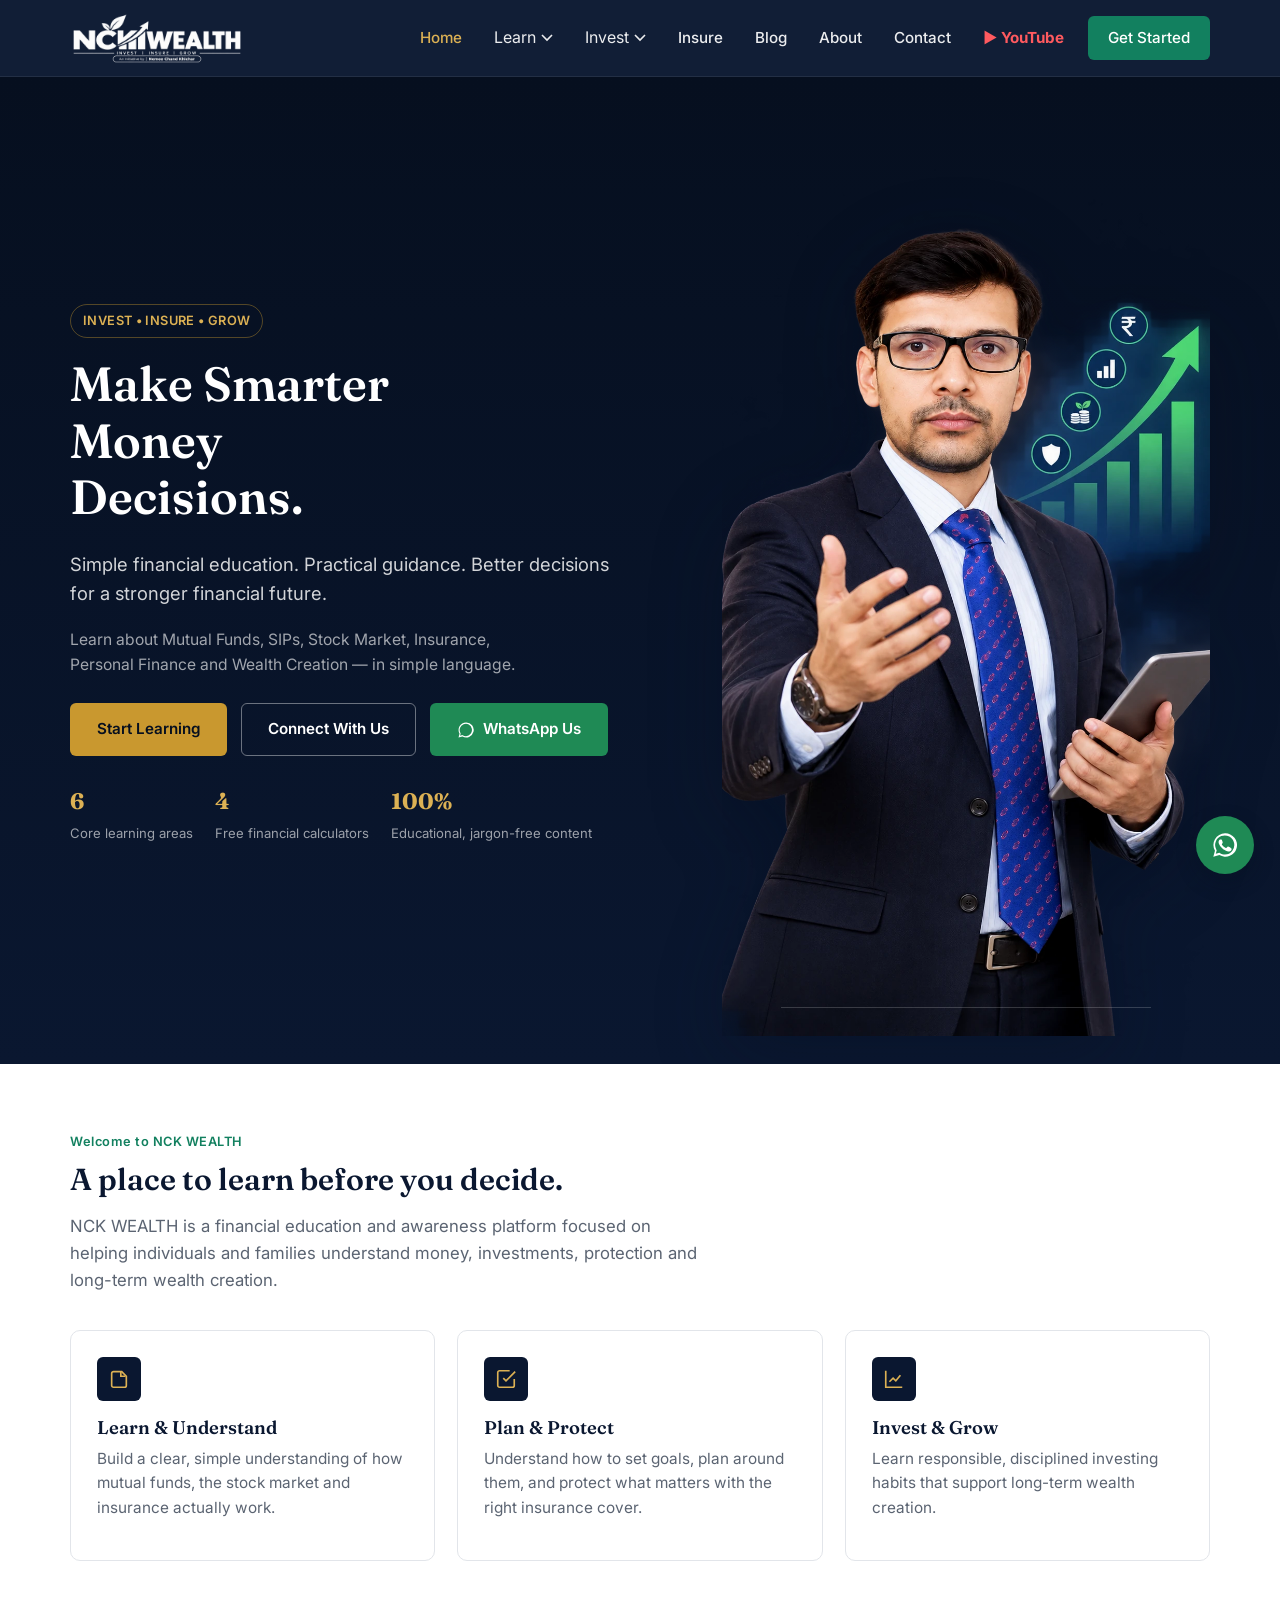
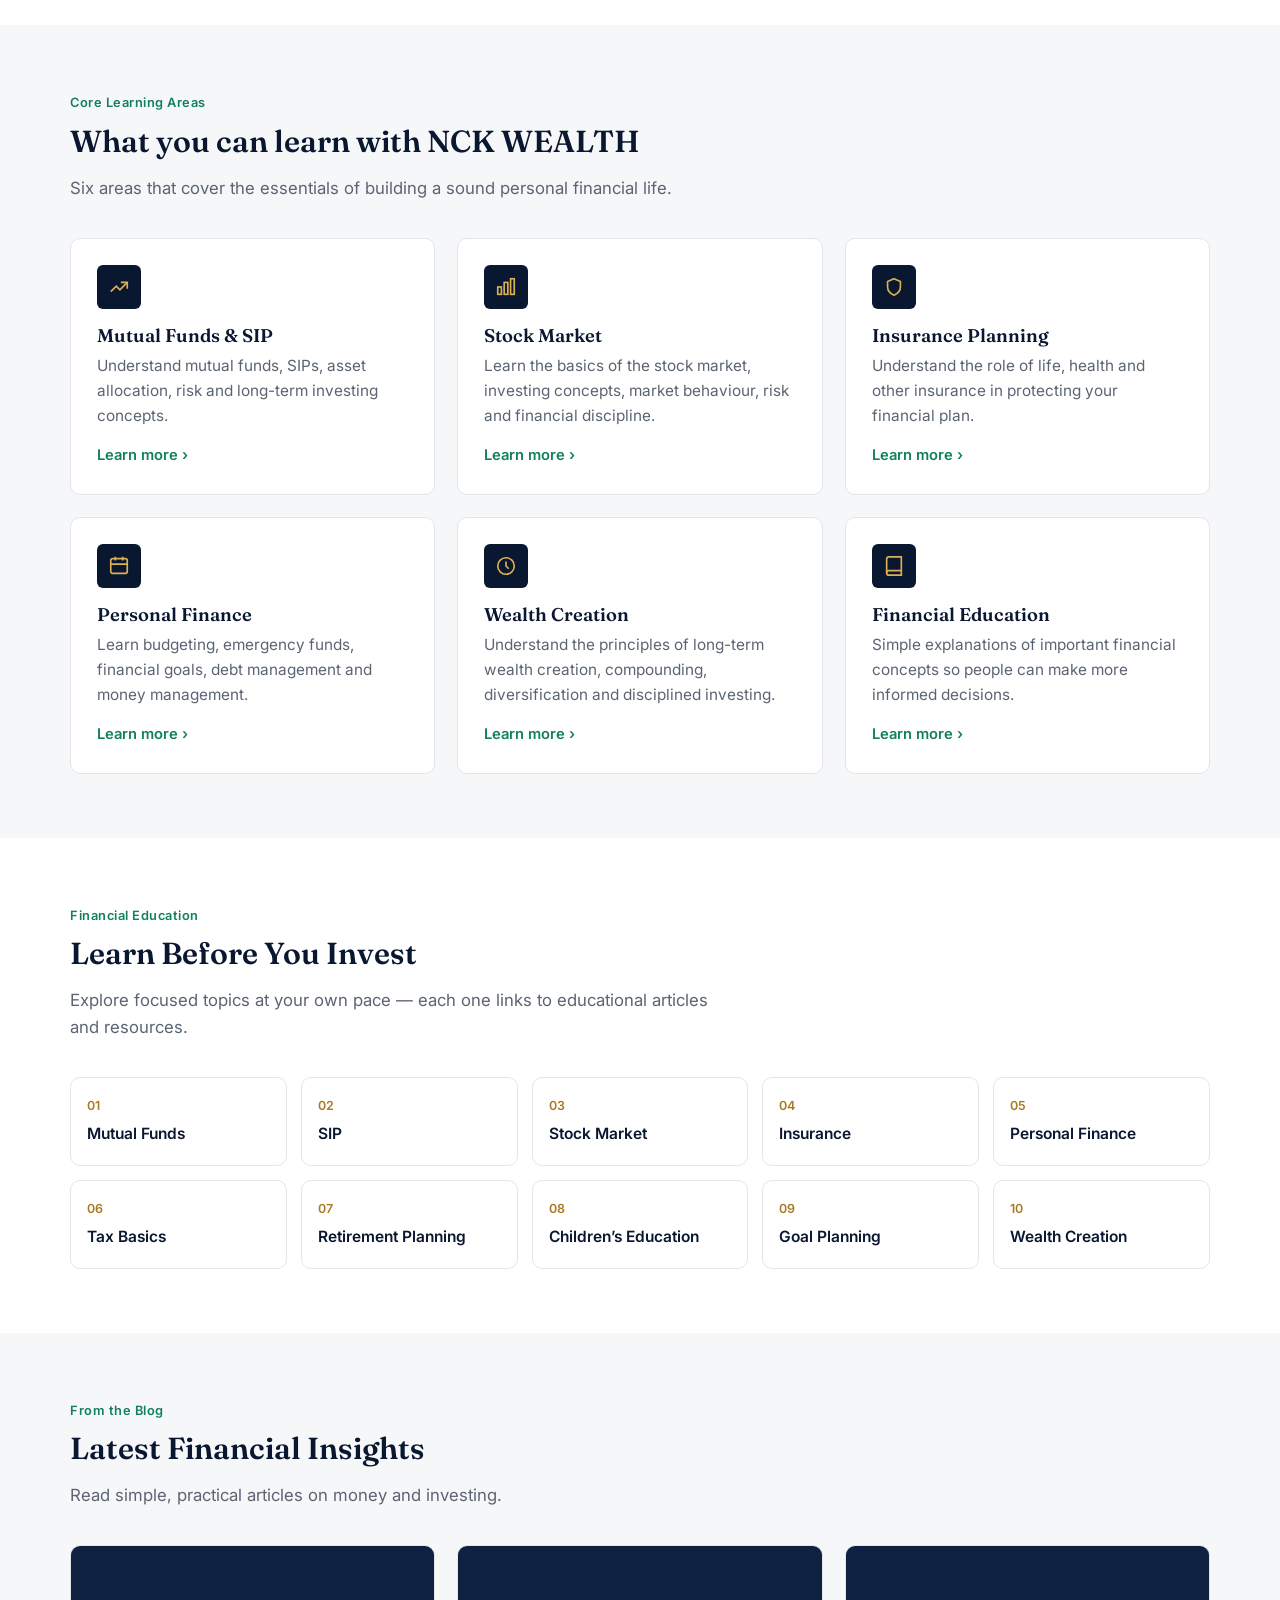
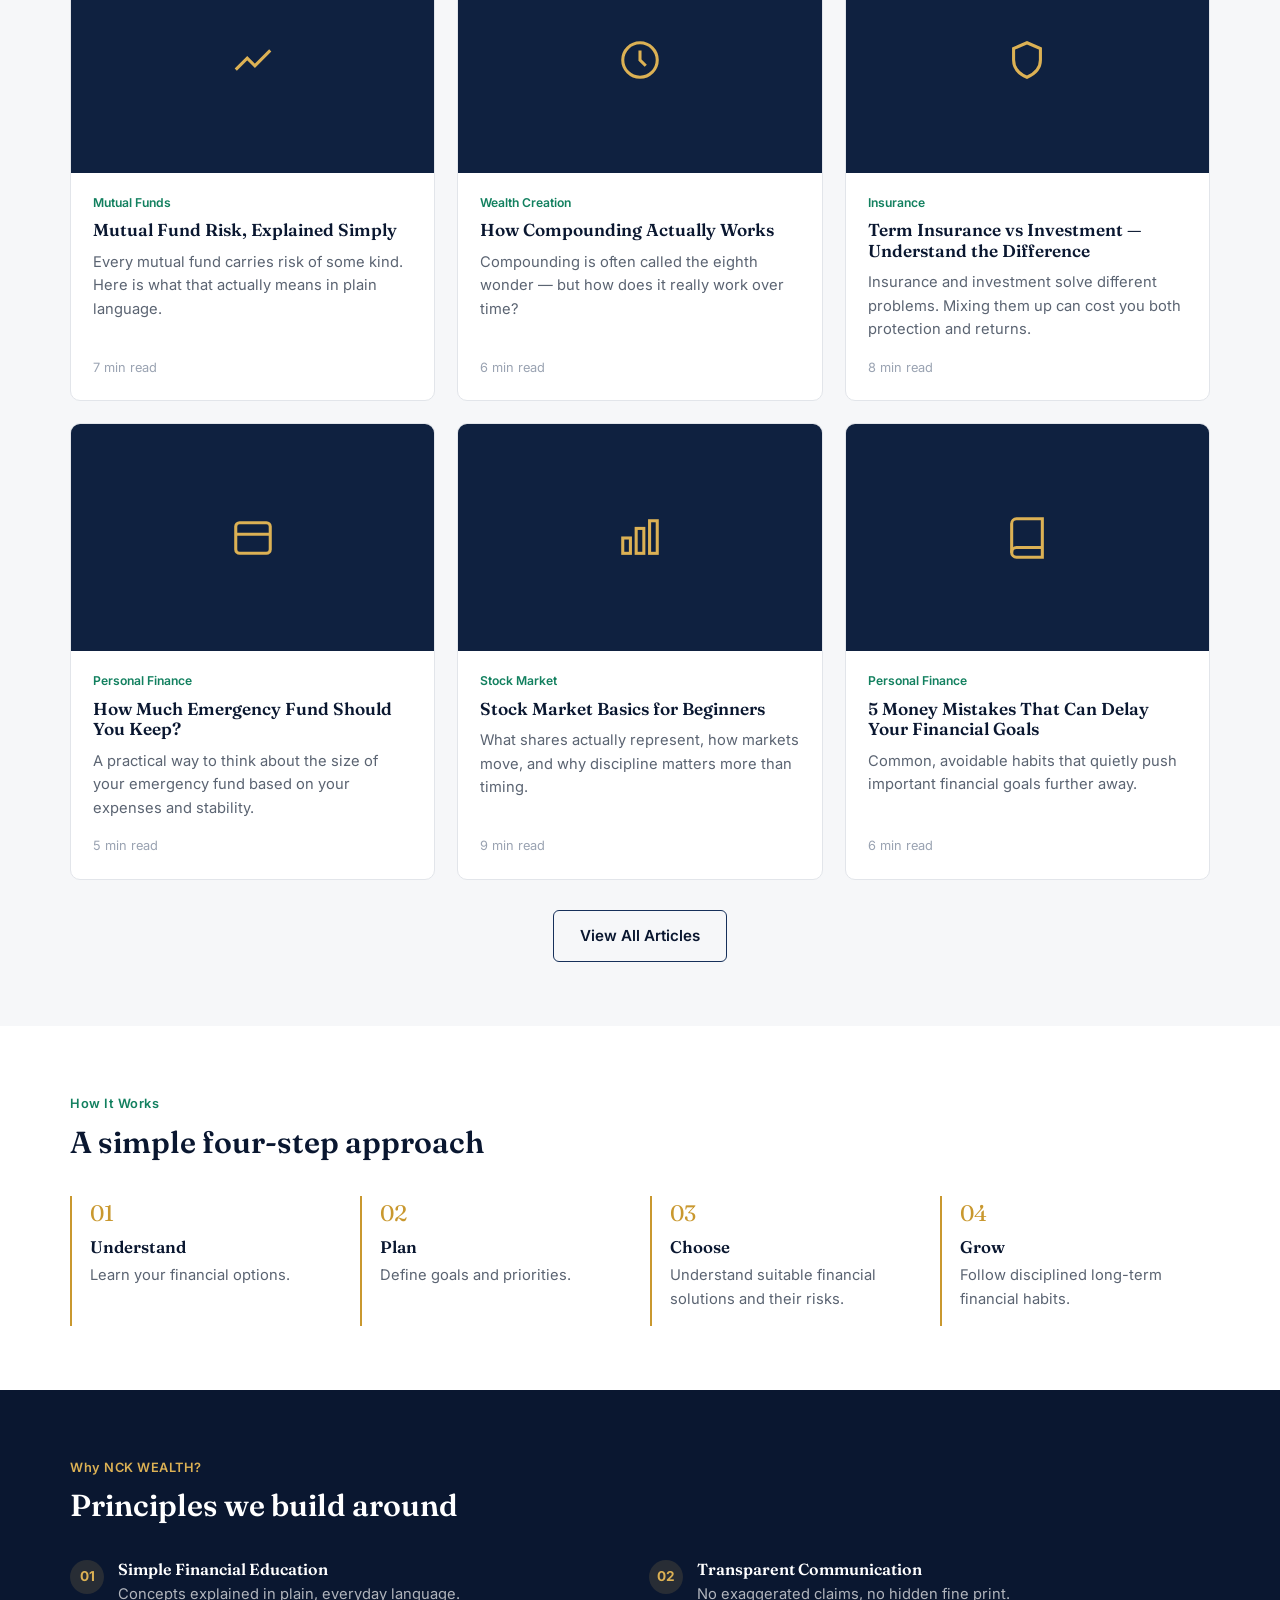
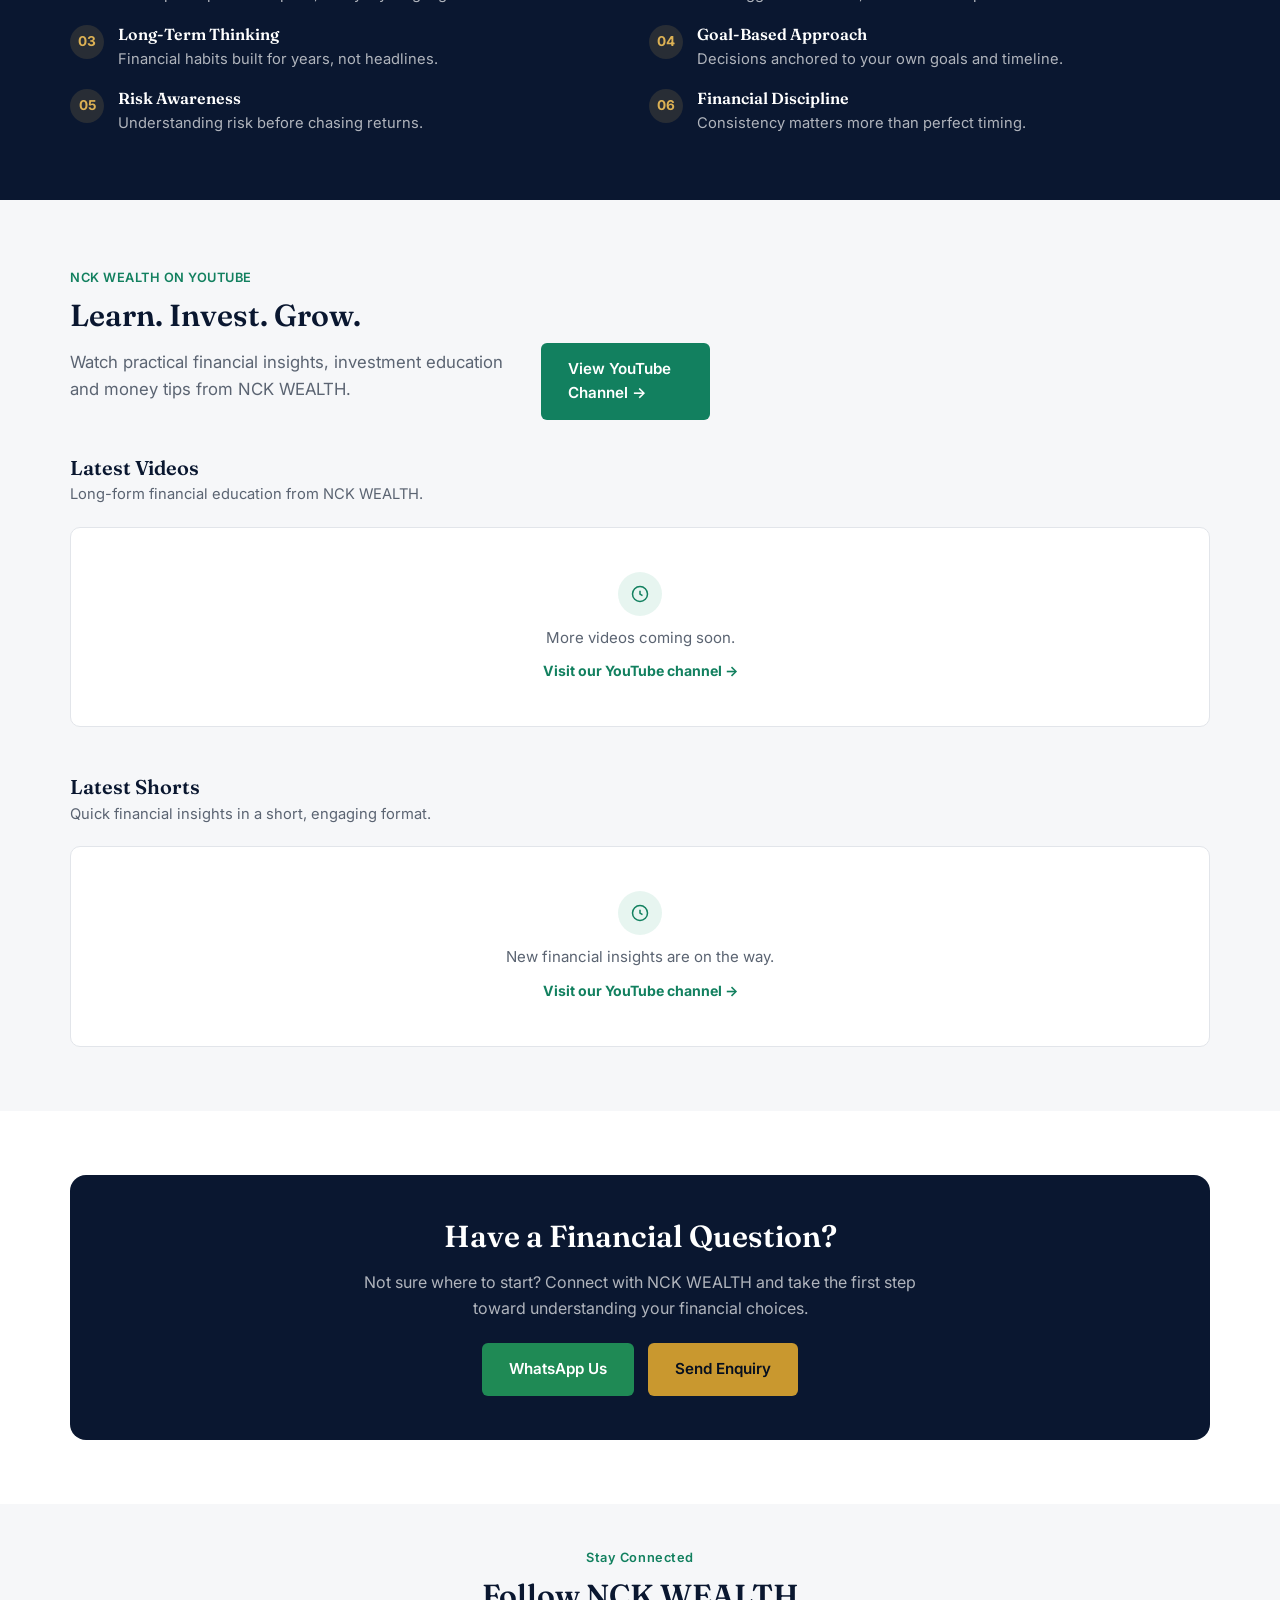
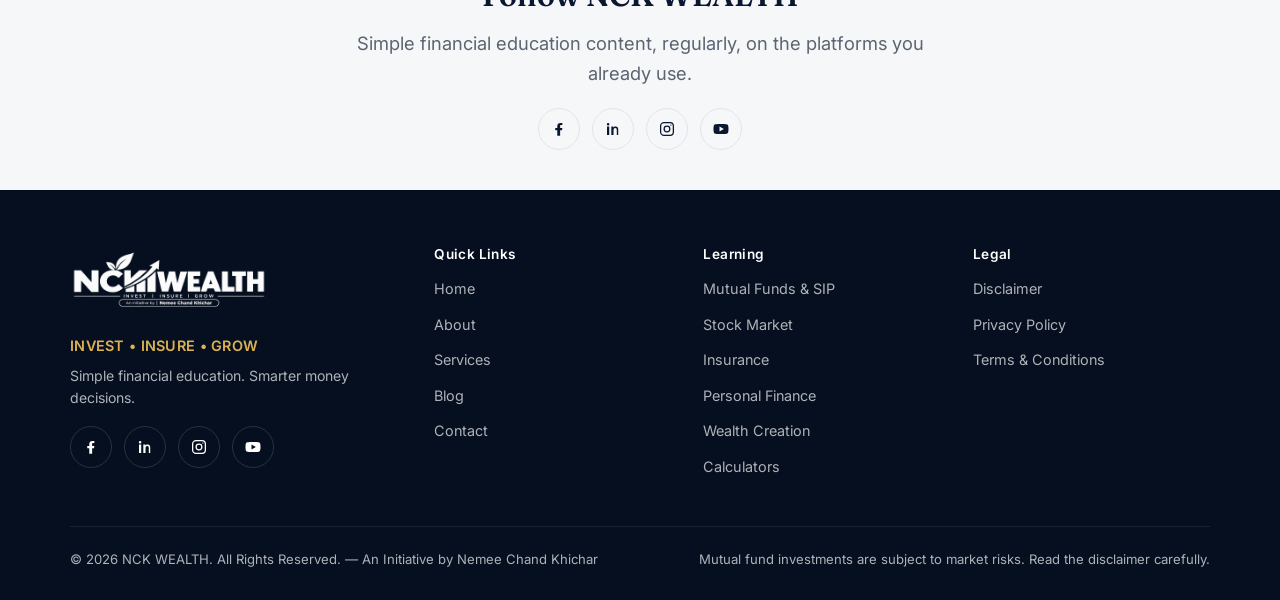
<file: index.html>
<!DOCTYPE html>
<html lang="en">
<head>
<meta charset="UTF-8">
<meta name="viewport" content="width=device-width, initial-scale=1.0">
<title>NCK WEALTH | Financial Education, Mutual Funds, SIP, Insurance & Wealth Creation</title>
<meta name="description" content="Learn Mutual Funds, SIP, Stock Market, Insurance, Personal Finance and Wealth Creation with NCK WEALTH. Simple financial education for smarter money decisions.">
<link rel="canonical" href="https://nckwealth.com/">
<meta name="robots" content="index, follow">
<meta name="author" content="Nemee Chand Khichar">

<!-- Open Graph -->
<meta property="og:type" content="website">
<meta property="og:title" content="NCK WEALTH | Financial Education, Mutual Funds, SIP, Insurance & Wealth Creation">
<meta property="og:description" content="Learn Mutual Funds, SIP, Stock Market, Insurance, Personal Finance and Wealth Creation with NCK WEALTH. Simple financial education for smarter money decisions.">
<meta property="og:url" content="https://nckwealth.com/">
<meta property="og:image" content="https://nckwealth.com/images/nck-wealth-icon.png">
<meta property="og:site_name" content="NCK WEALTH">
<meta property="og:locale" content="en_IN">

<!-- Twitter / X -->
<meta name="twitter:card" content="summary_large_image">
<meta name="twitter:title" content="NCK WEALTH | Financial Education, Mutual Funds, SIP, Insurance & Wealth Creation">
<meta name="twitter:description" content="Learn Mutual Funds, SIP, Stock Market, Insurance, Personal Finance and Wealth Creation with NCK WEALTH. Simple financial education for smarter money decisions.">
<meta name="twitter:image" content="https://nckwealth.com/images/nck-wealth-icon.png">

<link rel="icon" type="image/png" sizes="32x32" href="favicon/favicon-32x32.png">
<link rel="icon" type="image/png" sizes="16x16" href="favicon/favicon-16x16.png">
<link rel="apple-touch-icon" sizes="180x180" href="favicon/favicon-180x180.png">

<link rel="preconnect" href="https://fonts.googleapis.com">
<link rel="preconnect" href="https://fonts.gstatic.com" crossorigin>
<link href="https://fonts.googleapis.com/css2?family=Fraunces:wght@500;600;700&family=Inter:wght@400;500;600;700&display=swap" rel="stylesheet">

<link rel="stylesheet" href="css/style.css">

<script type="application/ld+json">
{
  "@context": "https://schema.org",
  "@type": "Organization",
  "name": "NCK WEALTH",
  "url": "https://nckwealth.com",
  "logo": "https://nckwealth.com/images/nck-wealth-icon.png",
  "founder": {
    "@type": "Person",
    "name": "Nemee Chand Khichar"
  },
  "description": "NCK WEALTH is a financial education and awareness platform covering mutual funds, SIP, stock market basics, insurance planning, personal finance and wealth creation.",
  "sameAs": [
    "https://www.facebook.com/nckwealth/",
    "https://www.linkedin.com/in/nckwealth/",
    "https://www.instagram.com/nckwealth/",
    "https://www.youtube.com/@NCKWEALTH"
  ]
}
</script>

</head>
<body data-page="home">
<a class="skip-link" href="#main-content">Skip to main content</a>

<header class="site-header">
  <div class="nav-wrap">
    <a class="brand" href="index.html" aria-label="NCK Wealth - Invest, Insure, Grow">
      <picture>
              <source srcset="images/nck-wealth-logo-white.webp" type="image/webp">
              <img class="brand-logo brand-logo--header" src="images/nck-wealth-logo-white.png" alt="NCK WEALTH — Invest, Insure, Grow" width="900" height="300" loading="eager" decoding="async">
            </picture>
    </a>
    <nav class="main-nav" aria-label="Primary">
      <ul>
        <li><a href="index.html" data-nav-key="home">Home</a></li>
        <li class="has-drop">
              <button class="drop-btn" aria-haspopup="true">Learn <svg viewBox="0 0 12 8" fill="none"><path d="M1 1l5 5 5-5" stroke="currentColor" stroke-width="1.6"/></svg></button>
              <div class="dropdown-panel"><a href="financial-education.html" data-nav-key="financial-education">Financial Education</a><a href="personal-finance.html" data-nav-key="personal-finance">Personal Finance</a><a href="blog.html" data-nav-key="blog">Blog</a></div>
            </li>
        <li class="has-drop">
              <button class="drop-btn" aria-haspopup="true">Invest <svg viewBox="0 0 12 8" fill="none"><path d="M1 1l5 5 5-5" stroke="currentColor" stroke-width="1.6"/></svg></button>
              <div class="dropdown-panel"><a href="mutual-funds.html" data-nav-key="mutual-funds">Mutual Funds & SIP</a><a href="stock-market.html" data-nav-key="stock-market">Stock Market</a><a href="wealth-creation.html" data-nav-key="wealth-creation">Wealth Creation</a><a href="calculators.html" data-nav-key="calculators">Calculators</a></div>
            </li>
        <li><a href="insurance.html" data-nav-key="insurance">Insure</a></li>
        <li><a href="blog.html" data-nav-key="blog">Blog</a></li>
        <li><a href="about.html" data-nav-key="about">About</a></li>
        <li><a href="contact.html" data-nav-key="contact">Contact</a></li>
        <li><a class="nav-youtube" href="#" data-youtube target="_blank" rel="noopener">▶ YouTube</a></li>
        <li><a class="nav-cta" href="contact.html">Get Started</a></li>
      </ul>
    </nav>
    <button class="nav-toggle" data-nav-toggle aria-label="Open menu" aria-expanded="false" aria-controls="mobile-nav">
      <svg viewBox="0 0 24 24" fill="none" stroke="currentColor" stroke-width="2" stroke-linecap="round"><path d="M3 6h18M3 12h18M3 18h18"/></svg>
    </button>
  </div>
  <div class="mobile-nav" id="mobile-nav" data-mobile-nav>
    
      <a href="index.html" data-nav-key="home">Home</a>
      <span class="mnav-group-label">Learn</span>
      <div class="mnav-sub">
        <a href="financial-education.html" data-nav-key="financial-education">Financial Education</a><a href="personal-finance.html" data-nav-key="personal-finance">Personal Finance</a><a href="blog.html" data-nav-key="blog">Blog</a>
      </div>
      <span class="mnav-group-label">Invest</span>
      <div class="mnav-sub">
        <a href="mutual-funds.html" data-nav-key="mutual-funds">Mutual Funds & SIP</a><a href="stock-market.html" data-nav-key="stock-market">Stock Market</a><a href="wealth-creation.html" data-nav-key="wealth-creation">Wealth Creation</a><a href="calculators.html" data-nav-key="calculators">Calculators</a>
      </div>
      <a href="insurance.html" data-nav-key="insurance">Insurance</a>
      <a href="blog.html" data-nav-key="blog">Blog</a>
      <a href="about.html" data-nav-key="about">About</a>
      <a href="contact.html" data-nav-key="contact">Contact</a>
      <a href="#" data-youtube target="_blank" rel="noopener">▶ YouTube</a>
      <div class="mnav-cta"><a class="btn btn-gold btn-block" href="contact.html">Get Started</a></div>
    
  </div>
</header>

<main id="main-content">

  <!-- HERO -->
  <section class="hero">
    <div class="container hero-grid">
      <div>
        <span class="hero-tag">INVEST &bull; INSURE &bull; GROW</span>
        <h1>Make Smarter Money Decisions.</h1>
        <p class="lede">Simple financial education. Practical guidance. Better decisions for a stronger financial future.</p>
        <p class="support-text">Learn about Mutual Funds, SIPs, Stock Market, Insurance, Personal Finance and Wealth Creation &mdash; in simple language.</p>
        <div class="hero-ctas">
          <a class="btn btn-gold" href="financial-education.html">Start Learning</a>
          <a class="btn btn-outline-light" href="contact.html">Connect With Us</a>
          <a class="btn btn-whatsapp" data-wa-link href="#" target="_blank" rel="noopener">
            <svg width="18" height="18" viewBox="0 0 24 24" fill="currentColor" aria-hidden="true"><path d="M12 2a10 10 0 00-8.6 15L2 22l5.2-1.4A10 10 0 1012 2zm0 18.2c-1.6 0-3.1-.4-4.5-1.3l-.3-.2-3.1.8.8-3-.2-.3A8.2 8.2 0 1112 20.2z"/></svg>
            WhatsApp Us
          </a>
        </div>
        <div class="hero-stats">
          <div class="stat"><b>6</b><span>Core learning areas</span></div>
          <div class="stat"><b>4</b><span>Free financial calculators</span></div>
          <div class="stat"><b>100%</b><span>Educational, jargon-free content</span></div>
        </div>
      </div>
      <div class="hero-media">
        <picture>
          <source srcset="images/hero-financial-advisor.webp" type="image/webp">
          <img
            src="images/hero-financial-advisor.png"
            alt="NCK Wealth Financial Advisor"
            width="941" height="1672"
            loading="eager" fetchpriority="high" decoding="async">
        </picture>
      </div>
    </div>
  </section>

  <!-- BRAND INTRO -->
  <section class="section">
    <div class="container">
      <div class="section-head">
        <span class="eyebrow">Welcome to NCK WEALTH</span>
        <h2>A place to learn before you decide.</h2>
        <p>NCK WEALTH is a financial education and awareness platform focused on helping individuals and families understand money, investments, protection and long-term wealth creation.</p>
      </div>
      <div class="grid grid-3">
        <div class="card">
          <div class="card-icon"><svg viewBox="0 0 24 24" fill="none" stroke="currentColor" stroke-width="1.8"><path d="M4 19V6a2 2 0 012-2h9l5 5v10a2 2 0 01-2 2H6a2 2 0 01-2-2z"/><path d="M14 4v5h5"/></svg></div>
          <h3>Learn &amp; Understand</h3>
          <p>Build a clear, simple understanding of how mutual funds, the stock market and insurance actually work.</p>
        </div>
        <div class="card">
          <div class="card-icon"><svg viewBox="0 0 24 24" fill="none" stroke="currentColor" stroke-width="1.8"><path d="M9 11l3 3L22 4"/><path d="M21 12v7a2 2 0 01-2 2H5a2 2 0 01-2-2V5a2 2 0 012-2h11"/></svg></div>
          <h3>Plan &amp; Protect</h3>
          <p>Understand how to set goals, plan around them, and protect what matters with the right insurance cover.</p>
        </div>
        <div class="card">
          <div class="card-icon"><svg viewBox="0 0 24 24" fill="none" stroke="currentColor" stroke-width="1.8"><path d="M3 3v18h18"/><path d="M7 15l4-4 3 3 5-6"/></svg></div>
          <h3>Invest &amp; Grow</h3>
          <p>Learn responsible, disciplined investing habits that support long-term wealth creation.</p>
        </div>
      </div>
    </div>
  </section>

  <!-- CORE SERVICES -->
  <section class="section section-alt">
    <div class="container">
      <div class="section-head">
        <span class="eyebrow">Core Learning Areas</span>
        <h2>What you can learn with NCK WEALTH</h2>
        <p>Six areas that cover the essentials of building a sound personal financial life.</p>
      </div>
      <div class="grid grid-3">

        <div class="card">
          <div class="card-icon"><svg viewBox="0 0 24 24" fill="none" stroke="currentColor" stroke-width="1.8"><path d="M3 17l6-6 4 4 8-8"/><path d="M14 7h7v7"/></svg></div>
          <h3>Mutual Funds &amp; SIP</h3>
          <p>Understand mutual funds, SIPs, asset allocation, risk and long-term investing concepts.</p>
          <a class="card-link" href="mutual-funds.html">Learn more &rsaquo;</a>
        </div>

        <div class="card">
          <div class="card-icon"><svg viewBox="0 0 24 24" fill="none" stroke="currentColor" stroke-width="1.8"><rect x="3" y="12" width="4" height="8"/><rect x="10" y="7" width="4" height="13"/><rect x="17" y="3" width="4" height="17"/></svg></div>
          <h3>Stock Market</h3>
          <p>Learn the basics of the stock market, investing concepts, market behaviour, risk and financial discipline.</p>
          <a class="card-link" href="stock-market.html">Learn more &rsaquo;</a>
        </div>

        <div class="card">
          <div class="card-icon"><svg viewBox="0 0 24 24" fill="none" stroke="currentColor" stroke-width="1.8"><path d="M12 3l7 3v6c0 5-3.5 7.5-7 9-3.5-1.5-7-4-7-9V6z"/></svg></div>
          <h3>Insurance Planning</h3>
          <p>Understand the role of life, health and other insurance in protecting your financial plan.</p>
          <a class="card-link" href="insurance.html">Learn more &rsaquo;</a>
        </div>

        <div class="card">
          <div class="card-icon"><svg viewBox="0 0 24 24" fill="none" stroke="currentColor" stroke-width="1.8"><rect x="3" y="4" width="18" height="16" rx="2"/><path d="M8 2v4M16 2v4M3 10h18"/></svg></div>
          <h3>Personal Finance</h3>
          <p>Learn budgeting, emergency funds, financial goals, debt management and money management.</p>
          <a class="card-link" href="personal-finance.html">Learn more &rsaquo;</a>
        </div>

        <div class="card">
          <div class="card-icon"><svg viewBox="0 0 24 24" fill="none" stroke="currentColor" stroke-width="1.8"><path d="M3 12a9 9 0 1018 0 9 9 0 00-18 0z"/><path d="M12 7v5l3 3"/></svg></div>
          <h3>Wealth Creation</h3>
          <p>Understand the principles of long-term wealth creation, compounding, diversification and disciplined investing.</p>
          <a class="card-link" href="wealth-creation.html">Learn more &rsaquo;</a>
        </div>

        <div class="card">
          <div class="card-icon"><svg viewBox="0 0 24 24" fill="none" stroke="currentColor" stroke-width="1.8"><path d="M4 19.5A2.5 2.5 0 016.5 17H20"/><path d="M6.5 2H20v20H6.5A2.5 2.5 0 014 19.5v-15A2.5 2.5 0 016.5 2z"/></svg></div>
          <h3>Financial Education</h3>
          <p>Simple explanations of important financial concepts so people can make more informed decisions.</p>
          <a class="card-link" href="financial-education.html">Learn more &rsaquo;</a>
        </div>

      </div>
    </div>
  </section>

  <!-- LEARN BEFORE YOU INVEST -->
  <section class="section">
    <div class="container">
      <div class="section-head">
        <span class="eyebrow">Financial Education</span>
        <h2>Learn Before You Invest</h2>
        <p>Explore focused topics at your own pace &mdash; each one links to educational articles and resources.</p>
      </div>
      <div class="category-grid">
        <a class="category-pill" href="mutual-funds.html"><span class="cat-index">01</span><span class="cat-name">Mutual Funds</span></a>
        <a class="category-pill" href="mutual-funds.html#sip"><span class="cat-index">02</span><span class="cat-name">SIP</span></a>
        <a class="category-pill" href="stock-market.html"><span class="cat-index">03</span><span class="cat-name">Stock Market</span></a>
        <a class="category-pill" href="insurance.html"><span class="cat-index">04</span><span class="cat-name">Insurance</span></a>
        <a class="category-pill" href="personal-finance.html"><span class="cat-index">05</span><span class="cat-name">Personal Finance</span></a>
        <a class="category-pill" href="financial-education.html#tax"><span class="cat-index">06</span><span class="cat-name">Tax Basics</span></a>
        <a class="category-pill" href="financial-education.html#retirement"><span class="cat-index">07</span><span class="cat-name">Retirement Planning</span></a>
        <a class="category-pill" href="financial-education.html#education-planning"><span class="cat-index">08</span><span class="cat-name">Children&rsquo;s Education</span></a>
        <a class="category-pill" href="financial-education.html#goals"><span class="cat-index">09</span><span class="cat-name">Goal Planning</span></a>
        <a class="category-pill" href="wealth-creation.html"><span class="cat-index">10</span><span class="cat-name">Wealth Creation</span></a>
      </div>
    </div>
  </section>

  <!-- FEATURED ARTICLES -->
  <section class="section section-alt">
    <div class="container">
      <div class="section-head">
        <span class="eyebrow">From the Blog</span>
        <h2>Latest Financial Insights</h2>
        <p>Read simple, practical articles on money and investing.</p>
      </div>
      <div class="grid grid-3">

        <article class="article-card">
          <div class="article-thumb"><svg width="46" height="46" viewBox="0 0 24 24" fill="none" stroke="currentColor" stroke-width="1.6"><path d="M3 17l6-6 4 4 8-8"/></svg></div>
          <div class="article-body">
            <span class="article-cat">Mutual Funds</span>
            <h3><a href="blog/mutual-fund-risk-explained-simply.html">Mutual Fund Risk, Explained Simply</a></h3>
            <p>Every mutual fund carries risk of some kind. Here is what that actually means in plain language.</p>
            <span class="article-meta">7 min read</span>
          </div>
        </article>

        <article class="article-card">
          <div class="article-thumb"><svg width="46" height="46" viewBox="0 0 24 24" fill="none" stroke="currentColor" stroke-width="1.6"><path d="M3 12a9 9 0 1018 0 9 9 0 00-18 0z"/><path d="M12 7v5l3 3"/></svg></div>
          <div class="article-body">
            <span class="article-cat">Wealth Creation</span>
            <h3><a href="blog/how-compounding-actually-works.html">How Compounding Actually Works</a></h3>
            <p>Compounding is often called the eighth wonder &mdash; but how does it really work over time?</p>
            <span class="article-meta">6 min read</span>
          </div>
        </article>

        <article class="article-card">
          <div class="article-thumb"><svg width="46" height="46" viewBox="0 0 24 24" fill="none" stroke="currentColor" stroke-width="1.6"><path d="M12 3l7 3v6c0 5-3.5 7.5-7 9-3.5-1.5-7-4-7-9V6z"/></svg></div>
          <div class="article-body">
            <span class="article-cat">Insurance</span>
            <h3><a href="blog/term-insurance-vs-investment.html">Term Insurance vs Investment &mdash; Understand the Difference</a></h3>
            <p>Insurance and investment solve different problems. Mixing them up can cost you both protection and returns.</p>
            <span class="article-meta">8 min read</span>
          </div>
        </article>

        <article class="article-card">
          <div class="article-thumb"><svg width="46" height="46" viewBox="0 0 24 24" fill="none" stroke="currentColor" stroke-width="1.6"><rect x="3" y="4" width="18" height="16" rx="2"/><path d="M3 10h18"/></svg></div>
          <div class="article-body">
            <span class="article-cat">Personal Finance</span>
            <h3><a href="blog.html">How Much Emergency Fund Should You Keep?</a></h3>
            <p>A practical way to think about the size of your emergency fund based on your expenses and stability.</p>
            <span class="article-meta">5 min read</span>
          </div>
        </article>

        <article class="article-card">
          <div class="article-thumb"><svg width="46" height="46" viewBox="0 0 24 24" fill="none" stroke="currentColor" stroke-width="1.6"><rect x="3" y="12" width="4" height="8"/><rect x="10" y="7" width="4" height="13"/><rect x="17" y="3" width="4" height="17"/></svg></div>
          <div class="article-body">
            <span class="article-cat">Stock Market</span>
            <h3><a href="blog.html">Stock Market Basics for Beginners</a></h3>
            <p>What shares actually represent, how markets move, and why discipline matters more than timing.</p>
            <span class="article-meta">9 min read</span>
          </div>
        </article>

        <article class="article-card">
          <div class="article-thumb"><svg width="46" height="46" viewBox="0 0 24 24" fill="none" stroke="currentColor" stroke-width="1.6"><path d="M4 19.5A2.5 2.5 0 016.5 17H20"/><path d="M6.5 2H20v20H6.5A2.5 2.5 0 014 19.5v-15A2.5 2.5 0 016.5 2z"/></svg></div>
          <div class="article-body">
            <span class="article-cat">Personal Finance</span>
            <h3><a href="blog.html">5 Money Mistakes That Can Delay Your Financial Goals</a></h3>
            <p>Common, avoidable habits that quietly push important financial goals further away.</p>
            <span class="article-meta">6 min read</span>
          </div>
        </article>

      </div>
      <div class="text-center" style="margin-top:30px;">
        <a class="btn btn-outline-navy" href="blog.html">View All Articles</a>
      </div>
    </div>
  </section>

  <!-- HOW IT WORKS -->
  <section class="section">
    <div class="container">
      <div class="section-head">
        <span class="eyebrow">How It Works</span>
        <h2>A simple four-step approach</h2>
      </div>
      <div class="steps">
        <div class="step"><span class="step-num">01</span><h3>Understand</h3><p>Learn your financial options.</p></div>
        <div class="step"><span class="step-num">02</span><h3>Plan</h3><p>Define goals and priorities.</p></div>
        <div class="step"><span class="step-num">03</span><h3>Choose</h3><p>Understand suitable financial solutions and their risks.</p></div>
        <div class="step"><span class="step-num">04</span><h3>Grow</h3><p>Follow disciplined long-term financial habits.</p></div>
      </div>
    </div>
  </section>

  <!-- WHY NCK WEALTH -->
  <section class="section section-dark">
    <div class="container">
      <div class="section-head">
        <span class="eyebrow">Why NCK WEALTH?</span>
        <h2>Principles we build around</h2>
      </div>
      <div class="principle-grid">
        <div class="principle"><span class="p-mark">01</span><div><h3>Simple Financial Education</h3><p>Concepts explained in plain, everyday language.</p></div></div>
        <div class="principle"><span class="p-mark">02</span><div><h3>Transparent Communication</h3><p>No exaggerated claims, no hidden fine print.</p></div></div>
        <div class="principle"><span class="p-mark">03</span><div><h3>Long-Term Thinking</h3><p>Financial habits built for years, not headlines.</p></div></div>
        <div class="principle"><span class="p-mark">04</span><div><h3>Goal-Based Approach</h3><p>Decisions anchored to your own goals and timeline.</p></div></div>
        <div class="principle"><span class="p-mark">05</span><div><h3>Risk Awareness</h3><p>Understanding risk before chasing returns.</p></div></div>
        <div class="principle"><span class="p-mark">06</span><div><h3>Financial Discipline</h3><p>Consistency matters more than perfect timing.</p></div></div>
      </div>
    </div>
  </section>

  <!-- YOUTUBE AUTO FEED -->
  <section class="section section-alt youtube-section" id="youtube-latest">
    <div class="container">
      <div class="section-head youtube-head">
        <div>
          <span class="eyebrow">NCK WEALTH ON YOUTUBE</span>
          <h2>Learn. Invest. Grow.</h2>
          <p class="lede">Watch practical financial insights, investment education and money tips from NCK WEALTH.</p>
        </div>
        <a class="btn btn-primary" href="https://www.youtube.com/@NCKWEALTH" target="_blank" rel="noopener">View YouTube Channel &rarr;</a>
      </div>

      <div class="youtube-block">
        <div class="youtube-block-head">
          <h3>Latest Videos</h3>
          <p>Long-form financial education from NCK WEALTH.</p>
        </div>
        <div class="youtube-grid" id="youtube-long-grid">
          <div class="youtube-skeleton-card"></div>
          <div class="youtube-skeleton-card"></div>
          <div class="youtube-skeleton-card"></div>
          <div class="youtube-skeleton-card"></div>
        </div>
      </div>

      <div class="youtube-block youtube-shorts-block">
        <div class="youtube-block-head">
          <h3>Latest Shorts</h3>
          <p>Quick financial insights in a short, engaging format.</p>
        </div>
        <div class="youtube-grid youtube-shorts-grid" id="youtube-shorts-grid">
          <div class="youtube-skeleton-card youtube-skeleton-card--vertical"></div>
          <div class="youtube-skeleton-card youtube-skeleton-card--vertical"></div>
          <div class="youtube-skeleton-card youtube-skeleton-card--vertical"></div>
          <div class="youtube-skeleton-card youtube-skeleton-card--vertical"></div>
        </div>
      </div>
    </div>
  </section>

  <!-- LEAD GEN CTA -->
  <section class="section">
    <div class="container">
      <div class="cta-band">
        <h2>Have a Financial Question?</h2>
        <p>Not sure where to start? Connect with NCK WEALTH and take the first step toward understanding your financial choices.</p>
        <div class="cta-actions">
          <a class="btn btn-whatsapp" data-wa-link href="#" target="_blank" rel="noopener">WhatsApp Us</a>
          <a class="btn btn-gold" href="contact.html">Send Enquiry</a>
        </div>
      </div>
    </div>
  </section>

  <!-- SOCIAL -->
  <section class="section-tight section-alt">
    <div class="container text-center">
      <span class="eyebrow">Stay Connected</span>
      <h2>Follow NCK WEALTH</h2>
      <p class="lede" style="margin:0 auto 20px;max-width:52ch;">Simple financial education content, regularly, on the platforms you already use.</p>
      <div class="social-row" style="justify-content:center;">
        <a class="social-icon" style="border-color:var(--border-soft);color:var(--navy-900);" href="#" data-facebook target="_blank" rel="noopener" aria-label="NCK WEALTH on Facebook">
          <svg viewBox="0 0 24 24" fill="currentColor"><path d="M13.5 21v-7.5h2.5l.5-3H13.5V8.3c0-.9.2-1.5 1.6-1.5H16.5V4.2C16.2 4.1 15.1 4 13.9 4c-2.5 0-4.2 1.5-4.2 4.3v2.2H7v3h2.7V21h3.8z"/></svg>
        </a>
        <a class="social-icon" style="border-color:var(--border-soft);color:var(--navy-900);" href="#" data-linkedin target="_blank" rel="noopener" aria-label="NCK WEALTH on LinkedIn">
          <svg viewBox="0 0 24 24" fill="currentColor"><path d="M6.94 8.5H4V20h2.94V8.5zM5.47 4a1.7 1.7 0 100 3.4 1.7 1.7 0 000-3.4zM20 20h-2.94v-6.03c0-1.44-.03-3.3-2.02-3.3-2.02 0-2.33 1.58-2.33 3.2V20H9.77V8.5h2.82v1.57h.04c.39-.74 1.36-1.53 2.8-1.53 3 0 3.55 1.97 3.55 4.54V20z"/></svg>
        </a>
        <a class="social-icon" style="border-color:var(--border-soft);color:var(--navy-900);" href="#" data-instagram target="_blank" rel="noopener" aria-label="NCK WEALTH on Instagram">
          <svg viewBox="0 0 24 24" fill="none" stroke="currentColor" stroke-width="1.7"><rect x="3.5" y="3.5" width="17" height="17" rx="4.5"/><circle cx="12" cy="12" r="3.8"/><circle cx="17.2" cy="6.8" r="0.9" fill="currentColor" stroke="none"/></svg>
        </a>
        <a class="social-icon" style="border-color:var(--border-soft);color:var(--navy-900);" href="#" data-youtube target="_blank" rel="noopener" aria-label="NCK WEALTH on YouTube">
          <svg viewBox="0 0 24 24" fill="currentColor"><path d="M21.6 7.7c-.2-1-1-1.7-2-1.9C17.9 5.4 12 5.4 12 5.4s-5.9 0-7.6.4c-1 .2-1.8.9-2 1.9C2 9.4 2 12 2 12s0 2.6.4 4.3c.2 1 1 1.7 2 1.9 1.7.4 7.6.4 7.6.4s5.9 0 7.6-.4c1-.2 1.8-.9 2-1.9.4-1.7.4-4.3.4-4.3s0-2.6-.4-4.3zM10 15.2V8.8L15.8 12 10 15.2z"/></svg>
        </a>
      </div>
    </div>
  </section>

</main>

<footer class="site-footer">
  <div class="container">
    <div class="footer-grid">
      <div class="footer-brand">
        <a href="index.html" aria-label="NCK Wealth - Invest, Insure, Grow" style="display:inline-flex;">
          <picture>
              <source srcset="images/nck-wealth-logo-white.webp" type="image/webp">
              <img class="brand-logo brand-logo--footer" src="images/nck-wealth-logo-white.png" alt="NCK WEALTH — Invest, Insure, Grow" width="900" height="300" loading="eager" decoding="async">
            </picture>
        </a>
        <div class="foot-tagline">INVEST &bull; INSURE &bull; GROW</div>
        <p>Simple financial education. Smarter money decisions.</p>
        <div class="social-row" style="margin-top:16px;">
          <a class="social-icon" href="#" data-facebook target="_blank" rel="noopener" aria-label="NCK WEALTH on Facebook">
            <svg viewBox="0 0 24 24" fill="currentColor"><path d="M13.5 21v-7.5h2.5l.5-3H13.5V8.3c0-.9.2-1.5 1.6-1.5H16.5V4.2C16.2 4.1 15.1 4 13.9 4c-2.5 0-4.2 1.5-4.2 4.3v2.2H7v3h2.7V21h3.8z"/></svg>
          </a>
          <a class="social-icon" href="#" data-linkedin target="_blank" rel="noopener" aria-label="NCK WEALTH on LinkedIn">
            <svg viewBox="0 0 24 24" fill="currentColor"><path d="M6.94 8.5H4V20h2.94V8.5zM5.47 4a1.7 1.7 0 100 3.4 1.7 1.7 0 000-3.4zM20 20h-2.94v-6.03c0-1.44-.03-3.3-2.02-3.3-2.02 0-2.33 1.58-2.33 3.2V20H9.77V8.5h2.82v1.57h.04c.39-.74 1.36-1.53 2.8-1.53 3 0 3.55 1.97 3.55 4.54V20z"/></svg>
          </a>
          <a class="social-icon" href="#" data-instagram target="_blank" rel="noopener" aria-label="NCK WEALTH on Instagram">
            <svg viewBox="0 0 24 24" fill="none" stroke="currentColor" stroke-width="1.7"><rect x="3.5" y="3.5" width="17" height="17" rx="4.5"/><circle cx="12" cy="12" r="3.8"/><circle cx="17.2" cy="6.8" r="0.9" fill="currentColor" stroke="none"/></svg>
          </a>
          <a class="social-icon" href="#" data-youtube target="_blank" rel="noopener" aria-label="NCK WEALTH on YouTube">
            <svg viewBox="0 0 24 24" fill="currentColor"><path d="M21.6 7.7c-.2-1-1-1.7-2-1.9C17.9 5.4 12 5.4 12 5.4s-5.9 0-7.6.4c-1 .2-1.8.9-2 1.9C2 9.4 2 12 2 12s0 2.6.4 4.3c.2 1 1 1.7 2 1.9 1.7.4 7.6.4 7.6.4s5.9 0 7.6-.4c1-.2 1.8-.9 2-1.9.4-1.7.4-4.3.4-4.3s0-2.6-.4-4.3zM10 15.2V8.8L15.8 12 10 15.2z"/></svg>
          </a>
        </div>
      </div>
      <div class="footer-col">
        <h4>Quick Links</h4>
        <ul>
          <li><a href="index.html">Home</a></li>
          <li><a href="about.html">About</a></li>
          <li><a href="financial-education.html">Services</a></li>
          <li><a href="blog.html">Blog</a></li>
          <li><a href="contact.html">Contact</a></li>
        </ul>
      </div>
      <div class="footer-col">
        <h4>Learning</h4>
        <ul>
          <li><a href="mutual-funds.html">Mutual Funds &amp; SIP</a></li>
          <li><a href="stock-market.html">Stock Market</a></li>
          <li><a href="insurance.html">Insurance</a></li>
          <li><a href="personal-finance.html">Personal Finance</a></li>
          <li><a href="wealth-creation.html">Wealth Creation</a></li>
          <li><a href="calculators.html">Calculators</a></li>
        </ul>
      </div>
      <div class="footer-col">
        <h4>Legal</h4>
        <ul>
          <li><a href="disclaimer.html">Disclaimer</a></li>
          <li><a href="privacy-policy.html">Privacy Policy</a></li>
          <li><a href="terms.html">Terms &amp; Conditions</a></li>
        </ul>
      </div>
    </div>
    <div class="footer-bottom">
      <span>&copy; <span data-year>2026</span> NCK WEALTH. All Rights Reserved. &mdash; An Initiative by Nemee Chand Khichar</span>
      <span>Mutual fund investments are subject to market risks. Read the <a href="disclaimer.html">disclaimer</a> carefully.</span>
    </div>
  </div>
</footer>

<a class="wa-float" data-wa-link aria-label="Chat with NCK WEALTH on WhatsApp" href="#" target="_blank" rel="noopener">
  <svg viewBox="0 0 24 24" fill="currentColor"><path d="M12 2a10 10 0 00-8.6 15L2 22l5.2-1.4A10 10 0 1012 2zm0 18.2c-1.6 0-3.1-.4-4.5-1.3l-.3-.2-3.1.8.8-3-.2-.3A8.2 8.2 0 1112 20.2zm4.5-6.1c-.2-.1-1.5-.7-1.7-.8-.2-.1-.4-.1-.6.1s-.7.8-.9 1c-.2.2-.3.2-.6.1a6.7 6.7 0 01-2-1.2 7.4 7.4 0 01-1.4-1.7c-.1-.2 0-.4.1-.5l.4-.5c.1-.2.2-.3.2-.5.1-.2 0-.4 0-.5s-.6-1.5-.8-2c-.2-.5-.4-.4-.6-.4h-.5c-.2 0-.5.1-.7.3-.2.2-.9.9-.9 2.2s1 2.6 1.1 2.8c.1.2 2 3 4.8 4.3.7.3 1.2.5 1.6.6.7.2 1.3.2 1.8.1.5-.1 1.5-.6 1.7-1.2.2-.6.2-1.1.1-1.2-.1-.1-.3-.2-.5-.3z"/></svg>
</a>

<script src="js/config.js"></script>
<script src="js/main.js"></script>
<script src="js/tracking.js"></script>
<script src="js/youtube.js"></script>
</body>
</html>
</file>
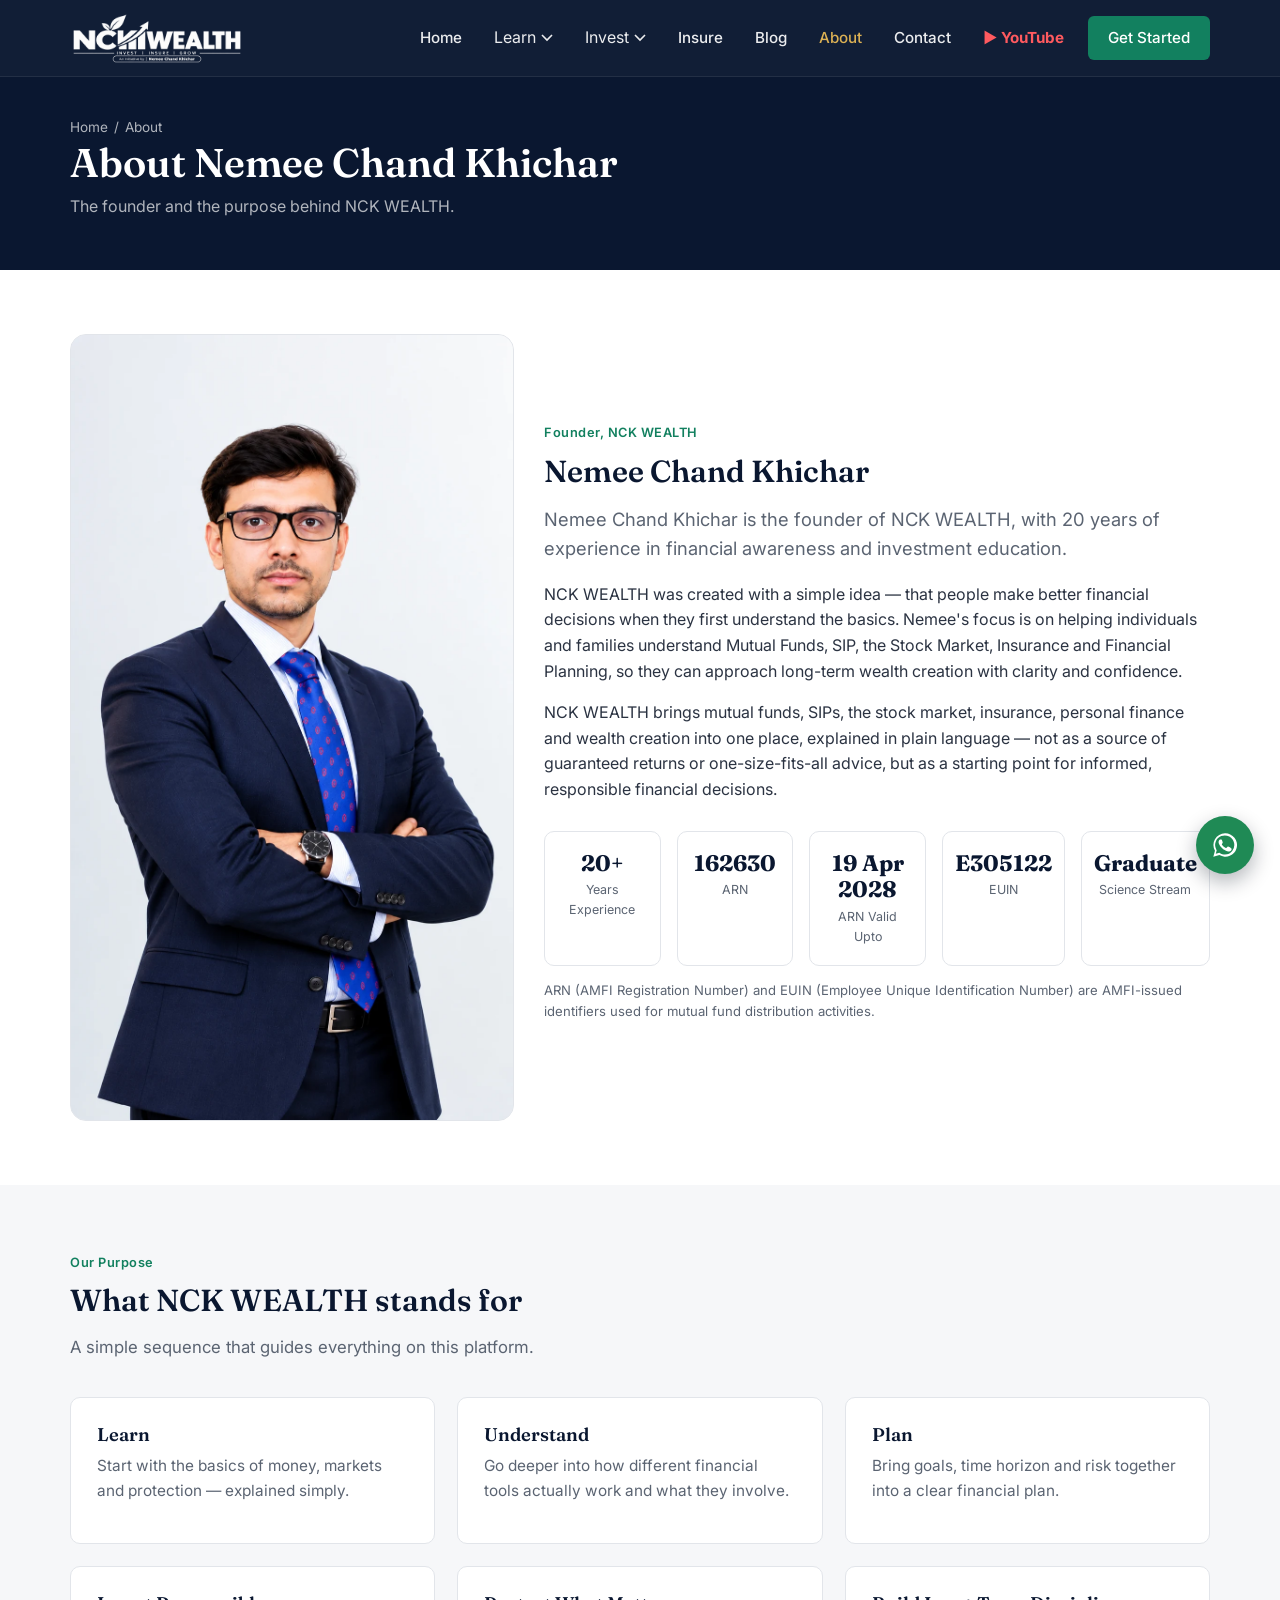
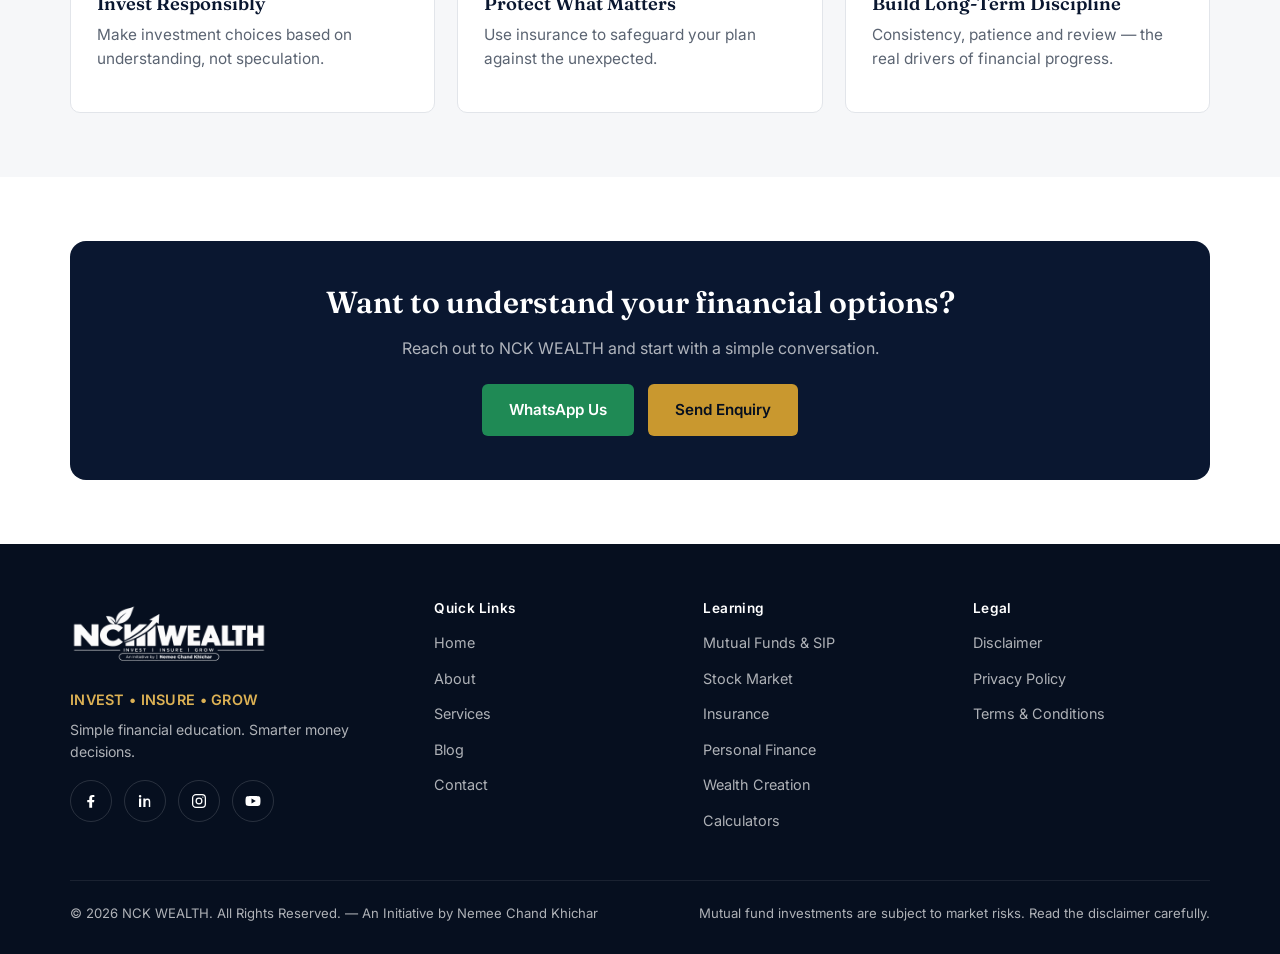
<file: about.html>
<!DOCTYPE html>
<html lang="en">
<head>
<meta charset="UTF-8">
<meta name="viewport" content="width=device-width, initial-scale=1.0">
<title>About Nemee Chand Khichar | NCK WEALTH</title>
<meta name="description" content="Meet Nemee Chand Khichar, founder of NCK WEALTH — a financial education and awareness platform for mutual funds, SIP, insurance and personal finance.">
<link rel="canonical" href="https://nckwealth.com/about.html">
<meta name="robots" content="index, follow">
<meta name="author" content="Nemee Chand Khichar">

<!-- Open Graph -->
<meta property="og:type" content="website">
<meta property="og:title" content="About Nemee Chand Khichar | NCK WEALTH">
<meta property="og:description" content="Meet Nemee Chand Khichar, founder of NCK WEALTH — a financial education and awareness platform for mutual funds, SIP, insurance and personal finance.">
<meta property="og:url" content="https://nckwealth.com/about.html">
<meta property="og:image" content="https://nckwealth.com/images/nck-wealth-icon.png">
<meta property="og:site_name" content="NCK WEALTH">
<meta property="og:locale" content="en_IN">

<!-- Twitter / X -->
<meta name="twitter:card" content="summary_large_image">
<meta name="twitter:title" content="About Nemee Chand Khichar | NCK WEALTH">
<meta name="twitter:description" content="Meet Nemee Chand Khichar, founder of NCK WEALTH — a financial education and awareness platform for mutual funds, SIP, insurance and personal finance.">
<meta name="twitter:image" content="https://nckwealth.com/images/nck-wealth-icon.png">

<link rel="icon" type="image/png" sizes="32x32" href="favicon/favicon-32x32.png">
<link rel="icon" type="image/png" sizes="16x16" href="favicon/favicon-16x16.png">
<link rel="apple-touch-icon" sizes="180x180" href="favicon/favicon-180x180.png">

<link rel="preconnect" href="https://fonts.googleapis.com">
<link rel="preconnect" href="https://fonts.gstatic.com" crossorigin>
<link href="https://fonts.googleapis.com/css2?family=Fraunces:wght@500;600;700&family=Inter:wght@400;500;600;700&display=swap" rel="stylesheet">

<link rel="stylesheet" href="css/style.css">

</head>
<body data-page="about">
<a class="skip-link" href="#main-content">Skip to main content</a>

<header class="site-header">
  <div class="nav-wrap">
    <a class="brand" href="index.html" aria-label="NCK Wealth - Invest, Insure, Grow">
      <picture>
              <source srcset="images/nck-wealth-logo-white.webp" type="image/webp">
              <img class="brand-logo brand-logo--header" src="images/nck-wealth-logo-white.png" alt="NCK WEALTH — Invest, Insure, Grow" width="900" height="300" loading="eager" decoding="async">
            </picture>
    </a>
    <nav class="main-nav" aria-label="Primary">
      <ul>
        <li><a href="index.html" data-nav-key="home">Home</a></li>
        <li class="has-drop">
              <button class="drop-btn" aria-haspopup="true">Learn <svg viewBox="0 0 12 8" fill="none"><path d="M1 1l5 5 5-5" stroke="currentColor" stroke-width="1.6"/></svg></button>
              <div class="dropdown-panel"><a href="financial-education.html" data-nav-key="financial-education">Financial Education</a><a href="personal-finance.html" data-nav-key="personal-finance">Personal Finance</a><a href="blog.html" data-nav-key="blog">Blog</a></div>
            </li>
        <li class="has-drop">
              <button class="drop-btn" aria-haspopup="true">Invest <svg viewBox="0 0 12 8" fill="none"><path d="M1 1l5 5 5-5" stroke="currentColor" stroke-width="1.6"/></svg></button>
              <div class="dropdown-panel"><a href="mutual-funds.html" data-nav-key="mutual-funds">Mutual Funds & SIP</a><a href="stock-market.html" data-nav-key="stock-market">Stock Market</a><a href="wealth-creation.html" data-nav-key="wealth-creation">Wealth Creation</a><a href="calculators.html" data-nav-key="calculators">Calculators</a></div>
            </li>
        <li><a href="insurance.html" data-nav-key="insurance">Insure</a></li>
        <li><a href="blog.html" data-nav-key="blog">Blog</a></li>
        <li><a href="about.html" data-nav-key="about">About</a></li>
        <li><a href="contact.html" data-nav-key="contact">Contact</a></li>
        <li><a class="nav-youtube" href="#" data-youtube target="_blank" rel="noopener">▶ YouTube</a></li>
        <li><a class="nav-cta" href="contact.html">Get Started</a></li>
      </ul>
    </nav>
    <button class="nav-toggle" data-nav-toggle aria-label="Open menu" aria-expanded="false" aria-controls="mobile-nav">
      <svg viewBox="0 0 24 24" fill="none" stroke="currentColor" stroke-width="2" stroke-linecap="round"><path d="M3 6h18M3 12h18M3 18h18"/></svg>
    </button>
  </div>
  <div class="mobile-nav" id="mobile-nav" data-mobile-nav>
    
      <a href="index.html" data-nav-key="home">Home</a>
      <span class="mnav-group-label">Learn</span>
      <div class="mnav-sub">
        <a href="financial-education.html" data-nav-key="financial-education">Financial Education</a><a href="personal-finance.html" data-nav-key="personal-finance">Personal Finance</a><a href="blog.html" data-nav-key="blog">Blog</a>
      </div>
      <span class="mnav-group-label">Invest</span>
      <div class="mnav-sub">
        <a href="mutual-funds.html" data-nav-key="mutual-funds">Mutual Funds & SIP</a><a href="stock-market.html" data-nav-key="stock-market">Stock Market</a><a href="wealth-creation.html" data-nav-key="wealth-creation">Wealth Creation</a><a href="calculators.html" data-nav-key="calculators">Calculators</a>
      </div>
      <a href="insurance.html" data-nav-key="insurance">Insurance</a>
      <a href="blog.html" data-nav-key="blog">Blog</a>
      <a href="about.html" data-nav-key="about">About</a>
      <a href="contact.html" data-nav-key="contact">Contact</a>
      <a href="#" data-youtube target="_blank" rel="noopener">▶ YouTube</a>
      <div class="mnav-cta"><a class="btn btn-gold btn-block" href="contact.html">Get Started</a></div>
    
  </div>
</header>

<main id="main-content">

  <section class="page-header">
    <div class="container">
      <nav class="breadcrumb"><a href="index.html">Home</a><span>/</span>About</nav>
      <h1>About Nemee Chand Khichar</h1>
      <p>The founder and the purpose behind NCK WEALTH.</p>
    </div>
  </section>

  <section class="section">
    <div class="container">
      <div class="founder-grid">
        <div class="founder-photo">
          <picture>
            <source srcset="images/founder-photo.webp" type="image/webp">
            <img
              src="images/founder-photo.jpg"
              alt="Nemee Chand Khichar, Founder of NCK WEALTH"
              width="941" height="1672"
              loading="lazy" decoding="async">
          </picture>
        </div>
        <div>
          <span class="eyebrow">Founder, NCK WEALTH</span>
          <h2>Nemee Chand Khichar</h2>
          <p class="lede">Nemee Chand Khichar is the founder of NCK WEALTH, with 20 years of experience in financial awareness and investment education.</p>
          <p>NCK WEALTH was created with a simple idea &mdash; that people make better financial decisions when they first understand the basics. Nemee's focus is on helping individuals and families understand Mutual Funds, SIP, the Stock Market, Insurance and Financial Planning, so they can approach long-term wealth creation with clarity and confidence.</p>
          <p>NCK WEALTH brings mutual funds, SIPs, the stock market, insurance, personal finance and wealth creation into one place, explained in plain language &mdash; not as a source of guaranteed returns or one-size-fits-all advice, but as a starting point for informed, responsible financial decisions.</p>

          <div class="credentials-grid">
            <div class="credential-card"><div class="cred-value">20+</div><div class="cred-label">Years Experience</div></div>
            <div class="credential-card"><div class="cred-value">162630</div><div class="cred-label">ARN</div></div>
            <div class="credential-card"><div class="cred-value">19 Apr 2028</div><div class="cred-label">ARN Valid Upto</div></div>
            <div class="credential-card"><div class="cred-value">E305122</div><div class="cred-label">EUIN</div></div>
            <div class="credential-card"><div class="cred-value">Graduate</div><div class="cred-label">Science Stream</div></div>
          </div>
          <p class="form-note" style="margin-top:14px;">ARN (AMFI Registration Number) and EUIN (Employee Unique Identification Number) are AMFI-issued identifiers used for mutual fund distribution activities.</p>
        </div>
      </div>
    </div>
  </section>

  <section class="section section-alt">
    <div class="container">
      <div class="section-head">
        <span class="eyebrow">Our Purpose</span>
        <h2>What NCK WEALTH stands for</h2>
        <p>A simple sequence that guides everything on this platform.</p>
      </div>
      <div class="grid grid-3">
        <div class="card"><h3>Learn</h3><p>Start with the basics of money, markets and protection &mdash; explained simply.</p></div>
        <div class="card"><h3>Understand</h3><p>Go deeper into how different financial tools actually work and what they involve.</p></div>
        <div class="card"><h3>Plan</h3><p>Bring goals, time horizon and risk together into a clear financial plan.</p></div>
        <div class="card"><h3>Invest Responsibly</h3><p>Make investment choices based on understanding, not speculation.</p></div>
        <div class="card"><h3>Protect What Matters</h3><p>Use insurance to safeguard your plan against the unexpected.</p></div>
        <div class="card"><h3>Build Long-Term Discipline</h3><p>Consistency, patience and review &mdash; the real drivers of financial progress.</p></div>
      </div>
    </div>
  </section>

  <section class="section">
    <div class="container">
      <div class="cta-band">
        <h2>Want to understand your financial options?</h2>
        <p>Reach out to NCK WEALTH and start with a simple conversation.</p>
        <div class="cta-actions">
          <a class="btn btn-whatsapp" data-wa-link href="#" target="_blank" rel="noopener">WhatsApp Us</a>
          <a class="btn btn-gold" href="contact.html">Send Enquiry</a>
        </div>
      </div>
    </div>
  </section>

</main>

<footer class="site-footer">
  <div class="container">
    <div class="footer-grid">
      <div class="footer-brand">
        <a href="index.html" aria-label="NCK Wealth - Invest, Insure, Grow" style="display:inline-flex;">
          <picture>
              <source srcset="images/nck-wealth-logo-white.webp" type="image/webp">
              <img class="brand-logo brand-logo--footer" src="images/nck-wealth-logo-white.png" alt="NCK WEALTH — Invest, Insure, Grow" width="900" height="300" loading="eager" decoding="async">
            </picture>
        </a>
        <div class="foot-tagline">INVEST &bull; INSURE &bull; GROW</div>
        <p>Simple financial education. Smarter money decisions.</p>
        <div class="social-row" style="margin-top:16px;">
          <a class="social-icon" href="#" data-facebook target="_blank" rel="noopener" aria-label="NCK WEALTH on Facebook">
            <svg viewBox="0 0 24 24" fill="currentColor"><path d="M13.5 21v-7.5h2.5l.5-3H13.5V8.3c0-.9.2-1.5 1.6-1.5H16.5V4.2C16.2 4.1 15.1 4 13.9 4c-2.5 0-4.2 1.5-4.2 4.3v2.2H7v3h2.7V21h3.8z"/></svg>
          </a>
          <a class="social-icon" href="#" data-linkedin target="_blank" rel="noopener" aria-label="NCK WEALTH on LinkedIn">
            <svg viewBox="0 0 24 24" fill="currentColor"><path d="M6.94 8.5H4V20h2.94V8.5zM5.47 4a1.7 1.7 0 100 3.4 1.7 1.7 0 000-3.4zM20 20h-2.94v-6.03c0-1.44-.03-3.3-2.02-3.3-2.02 0-2.33 1.58-2.33 3.2V20H9.77V8.5h2.82v1.57h.04c.39-.74 1.36-1.53 2.8-1.53 3 0 3.55 1.97 3.55 4.54V20z"/></svg>
          </a>
          <a class="social-icon" href="#" data-instagram target="_blank" rel="noopener" aria-label="NCK WEALTH on Instagram">
            <svg viewBox="0 0 24 24" fill="none" stroke="currentColor" stroke-width="1.7"><rect x="3.5" y="3.5" width="17" height="17" rx="4.5"/><circle cx="12" cy="12" r="3.8"/><circle cx="17.2" cy="6.8" r="0.9" fill="currentColor" stroke="none"/></svg>
          </a>
          <a class="social-icon" href="#" data-youtube target="_blank" rel="noopener" aria-label="NCK WEALTH on YouTube">
            <svg viewBox="0 0 24 24" fill="currentColor"><path d="M21.6 7.7c-.2-1-1-1.7-2-1.9C17.9 5.4 12 5.4 12 5.4s-5.9 0-7.6.4c-1 .2-1.8.9-2 1.9C2 9.4 2 12 2 12s0 2.6.4 4.3c.2 1 1 1.7 2 1.9 1.7.4 7.6.4 7.6.4s5.9 0 7.6-.4c1-.2 1.8-.9 2-1.9.4-1.7.4-4.3.4-4.3s0-2.6-.4-4.3zM10 15.2V8.8L15.8 12 10 15.2z"/></svg>
          </a>
        </div>
      </div>
      <div class="footer-col">
        <h4>Quick Links</h4>
        <ul>
          <li><a href="index.html">Home</a></li>
          <li><a href="about.html">About</a></li>
          <li><a href="financial-education.html">Services</a></li>
          <li><a href="blog.html">Blog</a></li>
          <li><a href="contact.html">Contact</a></li>
        </ul>
      </div>
      <div class="footer-col">
        <h4>Learning</h4>
        <ul>
          <li><a href="mutual-funds.html">Mutual Funds &amp; SIP</a></li>
          <li><a href="stock-market.html">Stock Market</a></li>
          <li><a href="insurance.html">Insurance</a></li>
          <li><a href="personal-finance.html">Personal Finance</a></li>
          <li><a href="wealth-creation.html">Wealth Creation</a></li>
          <li><a href="calculators.html">Calculators</a></li>
        </ul>
      </div>
      <div class="footer-col">
        <h4>Legal</h4>
        <ul>
          <li><a href="disclaimer.html">Disclaimer</a></li>
          <li><a href="privacy-policy.html">Privacy Policy</a></li>
          <li><a href="terms.html">Terms &amp; Conditions</a></li>
        </ul>
      </div>
    </div>
    <div class="footer-bottom">
      <span>&copy; <span data-year>2026</span> NCK WEALTH. All Rights Reserved. &mdash; An Initiative by Nemee Chand Khichar</span>
      <span>Mutual fund investments are subject to market risks. Read the <a href="disclaimer.html">disclaimer</a> carefully.</span>
    </div>
  </div>
</footer>

<a class="wa-float" data-wa-link aria-label="Chat with NCK WEALTH on WhatsApp" href="#" target="_blank" rel="noopener">
  <svg viewBox="0 0 24 24" fill="currentColor"><path d="M12 2a10 10 0 00-8.6 15L2 22l5.2-1.4A10 10 0 1012 2zm0 18.2c-1.6 0-3.1-.4-4.5-1.3l-.3-.2-3.1.8.8-3-.2-.3A8.2 8.2 0 1112 20.2zm4.5-6.1c-.2-.1-1.5-.7-1.7-.8-.2-.1-.4-.1-.6.1s-.7.8-.9 1c-.2.2-.3.2-.6.1a6.7 6.7 0 01-2-1.2 7.4 7.4 0 01-1.4-1.7c-.1-.2 0-.4.1-.5l.4-.5c.1-.2.2-.3.2-.5.1-.2 0-.4 0-.5s-.6-1.5-.8-2c-.2-.5-.4-.4-.6-.4h-.5c-.2 0-.5.1-.7.3-.2.2-.9.9-.9 2.2s1 2.6 1.1 2.8c.1.2 2 3 4.8 4.3.7.3 1.2.5 1.6.6.7.2 1.3.2 1.8.1.5-.1 1.5-.6 1.7-1.2.2-.6.2-1.1.1-1.2-.1-.1-.3-.2-.5-.3z"/></svg>
</a>

<script src="js/config.js"></script>
<script src="js/main.js"></script>
<script src="js/tracking.js"></script>
</body>
</html>
</file>
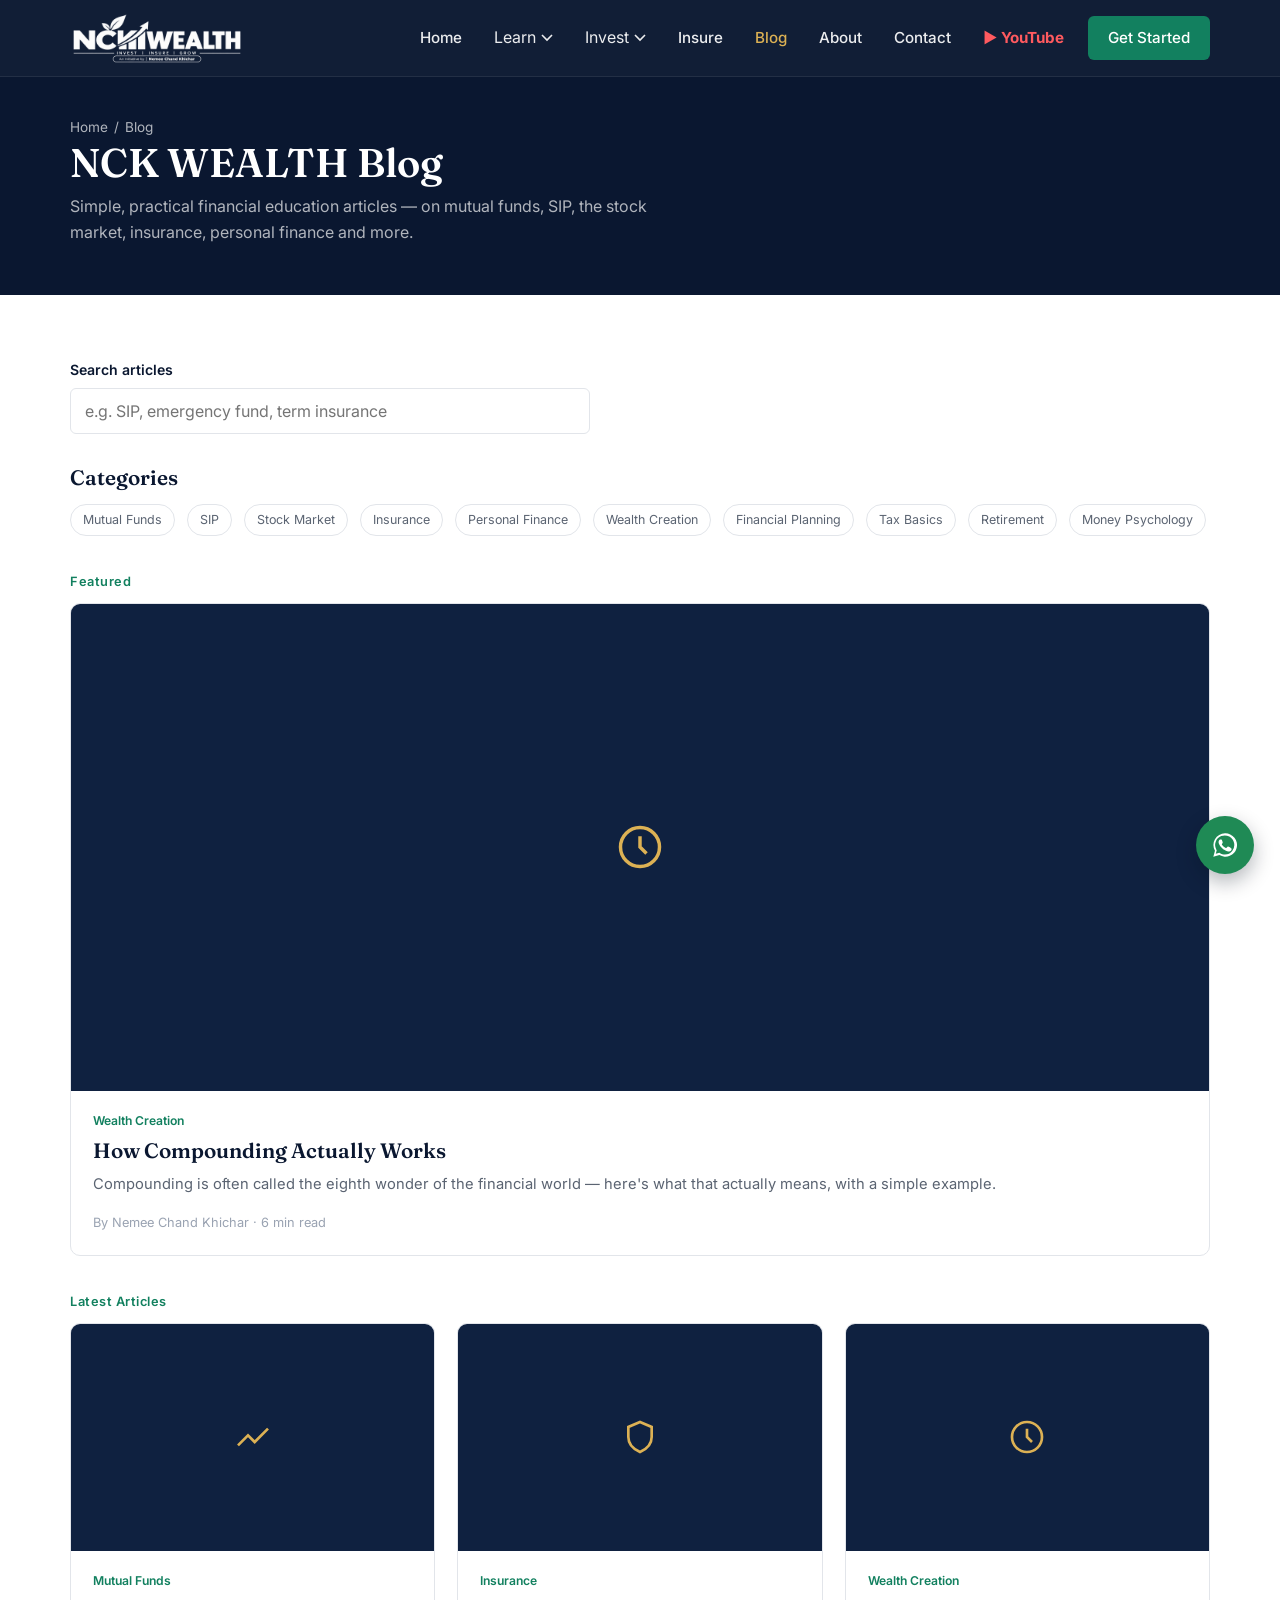
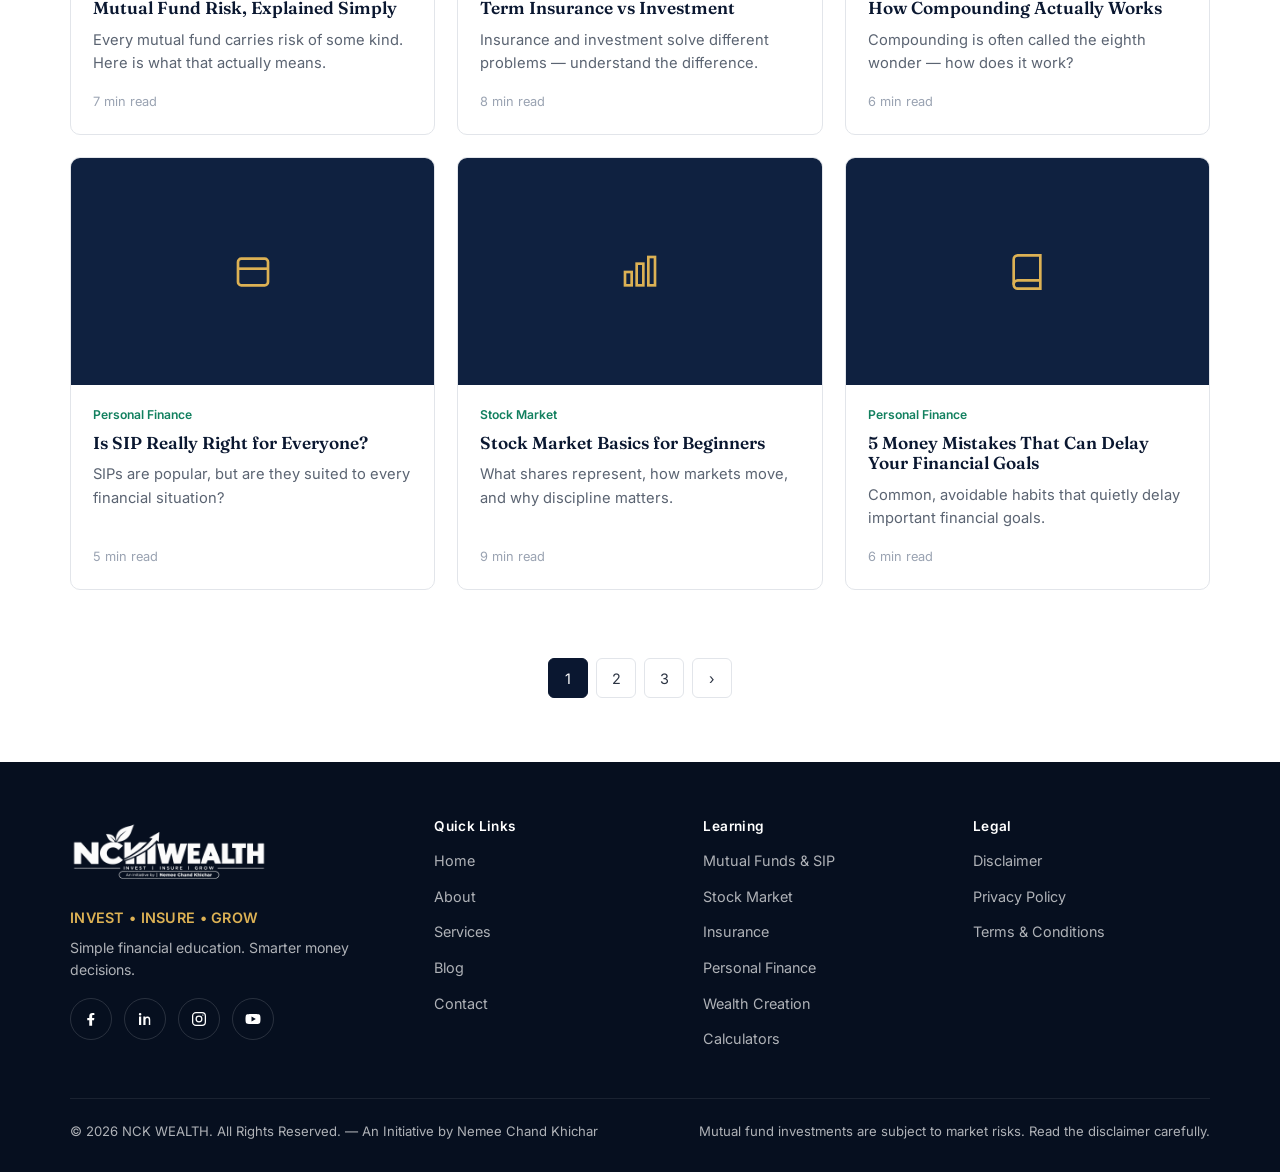
<file: blog.html>
<!DOCTYPE html>
<html lang="en">
<head>
<meta charset="UTF-8">
<meta name="viewport" content="width=device-width, initial-scale=1.0">
<title>Financial Education Blog | NCK WEALTH</title>
<meta name="description" content="Read simple, practical articles on mutual funds, SIP, the stock market, insurance, personal finance, wealth creation and more from NCK WEALTH.">
<link rel="canonical" href="https://nckwealth.com/blog.html">
<meta name="robots" content="index, follow">
<meta name="author" content="Nemee Chand Khichar">

<!-- Open Graph -->
<meta property="og:type" content="website">
<meta property="og:title" content="Financial Education Blog | NCK WEALTH">
<meta property="og:description" content="Read simple, practical articles on mutual funds, SIP, the stock market, insurance, personal finance, wealth creation and more from NCK WEALTH.">
<meta property="og:url" content="https://nckwealth.com/blog.html">
<meta property="og:image" content="https://nckwealth.com/images/nck-wealth-icon.png">
<meta property="og:site_name" content="NCK WEALTH">
<meta property="og:locale" content="en_IN">

<!-- Twitter / X -->
<meta name="twitter:card" content="summary_large_image">
<meta name="twitter:title" content="Financial Education Blog | NCK WEALTH">
<meta name="twitter:description" content="Read simple, practical articles on mutual funds, SIP, the stock market, insurance, personal finance, wealth creation and more from NCK WEALTH.">
<meta name="twitter:image" content="https://nckwealth.com/images/nck-wealth-icon.png">

<link rel="icon" type="image/png" sizes="32x32" href="favicon/favicon-32x32.png">
<link rel="icon" type="image/png" sizes="16x16" href="favicon/favicon-16x16.png">
<link rel="apple-touch-icon" sizes="180x180" href="favicon/favicon-180x180.png">

<link rel="preconnect" href="https://fonts.googleapis.com">
<link rel="preconnect" href="https://fonts.gstatic.com" crossorigin>
<link href="https://fonts.googleapis.com/css2?family=Fraunces:wght@500;600;700&family=Inter:wght@400;500;600;700&display=swap" rel="stylesheet">

<link rel="stylesheet" href="css/style.css">

</head>
<body data-page="blog">
<a class="skip-link" href="#main-content">Skip to main content</a>

<header class="site-header">
  <div class="nav-wrap">
    <a class="brand" href="index.html" aria-label="NCK Wealth - Invest, Insure, Grow">
      <picture>
              <source srcset="images/nck-wealth-logo-white.webp" type="image/webp">
              <img class="brand-logo brand-logo--header" src="images/nck-wealth-logo-white.png" alt="NCK WEALTH — Invest, Insure, Grow" width="900" height="300" loading="eager" decoding="async">
            </picture>
    </a>
    <nav class="main-nav" aria-label="Primary">
      <ul>
        <li><a href="index.html" data-nav-key="home">Home</a></li>
        <li class="has-drop">
              <button class="drop-btn" aria-haspopup="true">Learn <svg viewBox="0 0 12 8" fill="none"><path d="M1 1l5 5 5-5" stroke="currentColor" stroke-width="1.6"/></svg></button>
              <div class="dropdown-panel"><a href="financial-education.html" data-nav-key="financial-education">Financial Education</a><a href="personal-finance.html" data-nav-key="personal-finance">Personal Finance</a><a href="blog.html" data-nav-key="blog">Blog</a></div>
            </li>
        <li class="has-drop">
              <button class="drop-btn" aria-haspopup="true">Invest <svg viewBox="0 0 12 8" fill="none"><path d="M1 1l5 5 5-5" stroke="currentColor" stroke-width="1.6"/></svg></button>
              <div class="dropdown-panel"><a href="mutual-funds.html" data-nav-key="mutual-funds">Mutual Funds & SIP</a><a href="stock-market.html" data-nav-key="stock-market">Stock Market</a><a href="wealth-creation.html" data-nav-key="wealth-creation">Wealth Creation</a><a href="calculators.html" data-nav-key="calculators">Calculators</a></div>
            </li>
        <li><a href="insurance.html" data-nav-key="insurance">Insure</a></li>
        <li><a href="blog.html" data-nav-key="blog">Blog</a></li>
        <li><a href="about.html" data-nav-key="about">About</a></li>
        <li><a href="contact.html" data-nav-key="contact">Contact</a></li>
        <li><a class="nav-youtube" href="#" data-youtube target="_blank" rel="noopener">▶ YouTube</a></li>
        <li><a class="nav-cta" href="contact.html">Get Started</a></li>
      </ul>
    </nav>
    <button class="nav-toggle" data-nav-toggle aria-label="Open menu" aria-expanded="false" aria-controls="mobile-nav">
      <svg viewBox="0 0 24 24" fill="none" stroke="currentColor" stroke-width="2" stroke-linecap="round"><path d="M3 6h18M3 12h18M3 18h18"/></svg>
    </button>
  </div>
  <div class="mobile-nav" id="mobile-nav" data-mobile-nav>
    
      <a href="index.html" data-nav-key="home">Home</a>
      <span class="mnav-group-label">Learn</span>
      <div class="mnav-sub">
        <a href="financial-education.html" data-nav-key="financial-education">Financial Education</a><a href="personal-finance.html" data-nav-key="personal-finance">Personal Finance</a><a href="blog.html" data-nav-key="blog">Blog</a>
      </div>
      <span class="mnav-group-label">Invest</span>
      <div class="mnav-sub">
        <a href="mutual-funds.html" data-nav-key="mutual-funds">Mutual Funds & SIP</a><a href="stock-market.html" data-nav-key="stock-market">Stock Market</a><a href="wealth-creation.html" data-nav-key="wealth-creation">Wealth Creation</a><a href="calculators.html" data-nav-key="calculators">Calculators</a>
      </div>
      <a href="insurance.html" data-nav-key="insurance">Insurance</a>
      <a href="blog.html" data-nav-key="blog">Blog</a>
      <a href="about.html" data-nav-key="about">About</a>
      <a href="contact.html" data-nav-key="contact">Contact</a>
      <a href="#" data-youtube target="_blank" rel="noopener">▶ YouTube</a>
      <div class="mnav-cta"><a class="btn btn-gold btn-block" href="contact.html">Get Started</a></div>
    
  </div>
</header>

<main id="main-content">
  <section class="page-header">
    <div class="container">
      <nav class="breadcrumb"><a href="index.html">Home</a><span>/</span>Blog</nav>
      <h1>NCK WEALTH Blog</h1>
      <p>Simple, practical financial education articles &mdash; on mutual funds, SIP, the stock market, insurance, personal finance and more.</p>
    </div>
  </section>

  <section class="section">
    <div class="container">
      <div class="grid" style="grid-template-columns:1fr;gap:32px;" >

        <div class="grid" style="grid-template-columns:1fr;gap:16px;max-width:520px;">
          <div class="field" style="margin:0;">
            <label for="blog-search">Search articles</label>
            <input type="search" id="blog-search" placeholder="e.g. SIP, emergency fund, term insurance" onkeyup="document.querySelectorAll('.article-card').forEach(function(c){c.style.display=c.innerText.toLowerCase().includes(this.value.toLowerCase())?'':'none';}.bind(this))">
          </div>
        </div>

        <div>
          <h3 style="margin-bottom:14px;">Categories</h3>
          <div class="social-row" style="flex-wrap:wrap;">
            <span class="badge">Mutual Funds</span><span class="badge">SIP</span><span class="badge">Stock Market</span>
            <span class="badge">Insurance</span><span class="badge">Personal Finance</span><span class="badge">Wealth Creation</span>
            <span class="badge">Financial Planning</span><span class="badge">Tax Basics</span><span class="badge">Retirement</span>
            <span class="badge">Money Psychology</span>
          </div>
        </div>

        <div>
          <span class="eyebrow">Featured</span>
          <article class="article-card" style="display:grid;grid-template-columns:1fr;">
            <div class="article-thumb" style="aspect-ratio:21/9;"><svg width="52" height="52" viewBox="0 0 24 24" fill="none" stroke="currentColor" stroke-width="1.6"><path d="M3 12a9 9 0 1018 0 9 9 0 00-18 0z"/><path d="M12 7v5l3 3"/></svg></div>
            <div class="article-body">
              <span class="article-cat">Wealth Creation</span>
              <h3 style="font-size:1.3rem;"><a href="blog/how-compounding-actually-works.html">How Compounding Actually Works</a></h3>
              <p>Compounding is often called the eighth wonder of the financial world &mdash; here's what that actually means, with a simple example.</p>
              <span class="article-meta">By Nemee Chand Khichar &middot; 6 min read</span>
            </div>
          </article>
        </div>

        <div>
          <span class="eyebrow">Latest Articles</span>
          <div class="grid grid-3">

            <article class="article-card">
              <div class="article-thumb"><svg width="40" height="40" viewBox="0 0 24 24" fill="none" stroke="currentColor" stroke-width="1.6"><path d="M3 17l6-6 4 4 8-8"/></svg></div>
              <div class="article-body">
                <span class="article-cat">Mutual Funds</span>
                <h3><a href="blog/mutual-fund-risk-explained-simply.html">Mutual Fund Risk, Explained Simply</a></h3>
                <p>Every mutual fund carries risk of some kind. Here is what that actually means.</p>
                <span class="article-meta">7 min read</span>
              </div>
            </article>

            <article class="article-card">
              <div class="article-thumb"><svg width="40" height="40" viewBox="0 0 24 24" fill="none" stroke="currentColor" stroke-width="1.6"><path d="M12 3l7 3v6c0 5-3.5 7.5-7 9-3.5-1.5-7-4-7-9V6z"/></svg></div>
              <div class="article-body">
                <span class="article-cat">Insurance</span>
                <h3><a href="blog/term-insurance-vs-investment.html">Term Insurance vs Investment</a></h3>
                <p>Insurance and investment solve different problems &mdash; understand the difference.</p>
                <span class="article-meta">8 min read</span>
              </div>
            </article>

            <article class="article-card">
              <div class="article-thumb"><svg width="40" height="40" viewBox="0 0 24 24" fill="none" stroke="currentColor" stroke-width="1.6"><path d="M3 12a9 9 0 1018 0 9 9 0 00-18 0z"/><path d="M12 7v5l3 3"/></svg></div>
              <div class="article-body">
                <span class="article-cat">Wealth Creation</span>
                <h3><a href="blog/how-compounding-actually-works.html">How Compounding Actually Works</a></h3>
                <p>Compounding is often called the eighth wonder &mdash; how does it work?</p>
                <span class="article-meta">6 min read</span>
              </div>
            </article>

            <article class="article-card">
              <div class="article-thumb"><svg width="40" height="40" viewBox="0 0 24 24" fill="none" stroke="currentColor" stroke-width="1.6"><rect x="3" y="4" width="18" height="16" rx="2"/><path d="M3 10h18"/></svg></div>
              <div class="article-body">
                <span class="article-cat">Personal Finance</span>
                <h3><a href="mutual-funds.html">Is SIP Really Right for Everyone?</a></h3>
                <p>SIPs are popular, but are they suited to every financial situation?</p>
                <span class="article-meta">5 min read</span>
              </div>
            </article>

            <article class="article-card">
              <div class="article-thumb"><svg width="40" height="40" viewBox="0 0 24 24" fill="none" stroke="currentColor" stroke-width="1.6"><rect x="3" y="12" width="4" height="8"/><rect x="10" y="7" width="4" height="13"/><rect x="17" y="3" width="4" height="17"/></svg></div>
              <div class="article-body">
                <span class="article-cat">Stock Market</span>
                <h3><a href="stock-market.html">Stock Market Basics for Beginners</a></h3>
                <p>What shares represent, how markets move, and why discipline matters.</p>
                <span class="article-meta">9 min read</span>
              </div>
            </article>

            <article class="article-card">
              <div class="article-thumb"><svg width="40" height="40" viewBox="0 0 24 24" fill="none" stroke="currentColor" stroke-width="1.6"><path d="M4 19.5A2.5 2.5 0 016.5 17H20"/><path d="M6.5 2H20v20H6.5A2.5 2.5 0 014 19.5v-15A2.5 2.5 0 016.5 2z"/></svg></div>
              <div class="article-body">
                <span class="article-cat">Personal Finance</span>
                <h3><a href="personal-finance.html">5 Money Mistakes That Can Delay Your Financial Goals</a></h3>
                <p>Common, avoidable habits that quietly delay important financial goals.</p>
                <span class="article-meta">6 min read</span>
              </div>
            </article>

          </div>
        </div>

        <div class="pagination">
          <span class="current">1</span>
          <span>2</span>
          <span>3</span>
          <span>&rsaquo;</span>
        </div>

      </div>
    </div>
  </section>
</main>

<footer class="site-footer">
  <div class="container">
    <div class="footer-grid">
      <div class="footer-brand">
        <a href="index.html" aria-label="NCK Wealth - Invest, Insure, Grow" style="display:inline-flex;">
          <picture>
              <source srcset="images/nck-wealth-logo-white.webp" type="image/webp">
              <img class="brand-logo brand-logo--footer" src="images/nck-wealth-logo-white.png" alt="NCK WEALTH — Invest, Insure, Grow" width="900" height="300" loading="eager" decoding="async">
            </picture>
        </a>
        <div class="foot-tagline">INVEST &bull; INSURE &bull; GROW</div>
        <p>Simple financial education. Smarter money decisions.</p>
        <div class="social-row" style="margin-top:16px;">
          <a class="social-icon" href="#" data-facebook target="_blank" rel="noopener" aria-label="NCK WEALTH on Facebook">
            <svg viewBox="0 0 24 24" fill="currentColor"><path d="M13.5 21v-7.5h2.5l.5-3H13.5V8.3c0-.9.2-1.5 1.6-1.5H16.5V4.2C16.2 4.1 15.1 4 13.9 4c-2.5 0-4.2 1.5-4.2 4.3v2.2H7v3h2.7V21h3.8z"/></svg>
          </a>
          <a class="social-icon" href="#" data-linkedin target="_blank" rel="noopener" aria-label="NCK WEALTH on LinkedIn">
            <svg viewBox="0 0 24 24" fill="currentColor"><path d="M6.94 8.5H4V20h2.94V8.5zM5.47 4a1.7 1.7 0 100 3.4 1.7 1.7 0 000-3.4zM20 20h-2.94v-6.03c0-1.44-.03-3.3-2.02-3.3-2.02 0-2.33 1.58-2.33 3.2V20H9.77V8.5h2.82v1.57h.04c.39-.74 1.36-1.53 2.8-1.53 3 0 3.55 1.97 3.55 4.54V20z"/></svg>
          </a>
          <a class="social-icon" href="#" data-instagram target="_blank" rel="noopener" aria-label="NCK WEALTH on Instagram">
            <svg viewBox="0 0 24 24" fill="none" stroke="currentColor" stroke-width="1.7"><rect x="3.5" y="3.5" width="17" height="17" rx="4.5"/><circle cx="12" cy="12" r="3.8"/><circle cx="17.2" cy="6.8" r="0.9" fill="currentColor" stroke="none"/></svg>
          </a>
          <a class="social-icon" href="#" data-youtube target="_blank" rel="noopener" aria-label="NCK WEALTH on YouTube">
            <svg viewBox="0 0 24 24" fill="currentColor"><path d="M21.6 7.7c-.2-1-1-1.7-2-1.9C17.9 5.4 12 5.4 12 5.4s-5.9 0-7.6.4c-1 .2-1.8.9-2 1.9C2 9.4 2 12 2 12s0 2.6.4 4.3c.2 1 1 1.7 2 1.9 1.7.4 7.6.4 7.6.4s5.9 0 7.6-.4c1-.2 1.8-.9 2-1.9.4-1.7.4-4.3.4-4.3s0-2.6-.4-4.3zM10 15.2V8.8L15.8 12 10 15.2z"/></svg>
          </a>
        </div>
      </div>
      <div class="footer-col">
        <h4>Quick Links</h4>
        <ul>
          <li><a href="index.html">Home</a></li>
          <li><a href="about.html">About</a></li>
          <li><a href="financial-education.html">Services</a></li>
          <li><a href="blog.html">Blog</a></li>
          <li><a href="contact.html">Contact</a></li>
        </ul>
      </div>
      <div class="footer-col">
        <h4>Learning</h4>
        <ul>
          <li><a href="mutual-funds.html">Mutual Funds &amp; SIP</a></li>
          <li><a href="stock-market.html">Stock Market</a></li>
          <li><a href="insurance.html">Insurance</a></li>
          <li><a href="personal-finance.html">Personal Finance</a></li>
          <li><a href="wealth-creation.html">Wealth Creation</a></li>
          <li><a href="calculators.html">Calculators</a></li>
        </ul>
      </div>
      <div class="footer-col">
        <h4>Legal</h4>
        <ul>
          <li><a href="disclaimer.html">Disclaimer</a></li>
          <li><a href="privacy-policy.html">Privacy Policy</a></li>
          <li><a href="terms.html">Terms &amp; Conditions</a></li>
        </ul>
      </div>
    </div>
    <div class="footer-bottom">
      <span>&copy; <span data-year>2026</span> NCK WEALTH. All Rights Reserved. &mdash; An Initiative by Nemee Chand Khichar</span>
      <span>Mutual fund investments are subject to market risks. Read the <a href="disclaimer.html">disclaimer</a> carefully.</span>
    </div>
  </div>
</footer>

<a class="wa-float" data-wa-link aria-label="Chat with NCK WEALTH on WhatsApp" href="#" target="_blank" rel="noopener">
  <svg viewBox="0 0 24 24" fill="currentColor"><path d="M12 2a10 10 0 00-8.6 15L2 22l5.2-1.4A10 10 0 1012 2zm0 18.2c-1.6 0-3.1-.4-4.5-1.3l-.3-.2-3.1.8.8-3-.2-.3A8.2 8.2 0 1112 20.2zm4.5-6.1c-.2-.1-1.5-.7-1.7-.8-.2-.1-.4-.1-.6.1s-.7.8-.9 1c-.2.2-.3.2-.6.1a6.7 6.7 0 01-2-1.2 7.4 7.4 0 01-1.4-1.7c-.1-.2 0-.4.1-.5l.4-.5c.1-.2.2-.3.2-.5.1-.2 0-.4 0-.5s-.6-1.5-.8-2c-.2-.5-.4-.4-.6-.4h-.5c-.2 0-.5.1-.7.3-.2.2-.9.9-.9 2.2s1 2.6 1.1 2.8c.1.2 2 3 4.8 4.3.7.3 1.2.5 1.6.6.7.2 1.3.2 1.8.1.5-.1 1.5-.6 1.7-1.2.2-.6.2-1.1.1-1.2-.1-.1-.3-.2-.5-.3z"/></svg>
</a>

<script src="js/config.js"></script>
<script src="js/main.js"></script>
<script src="js/tracking.js"></script>
</body>
</html>
</file>
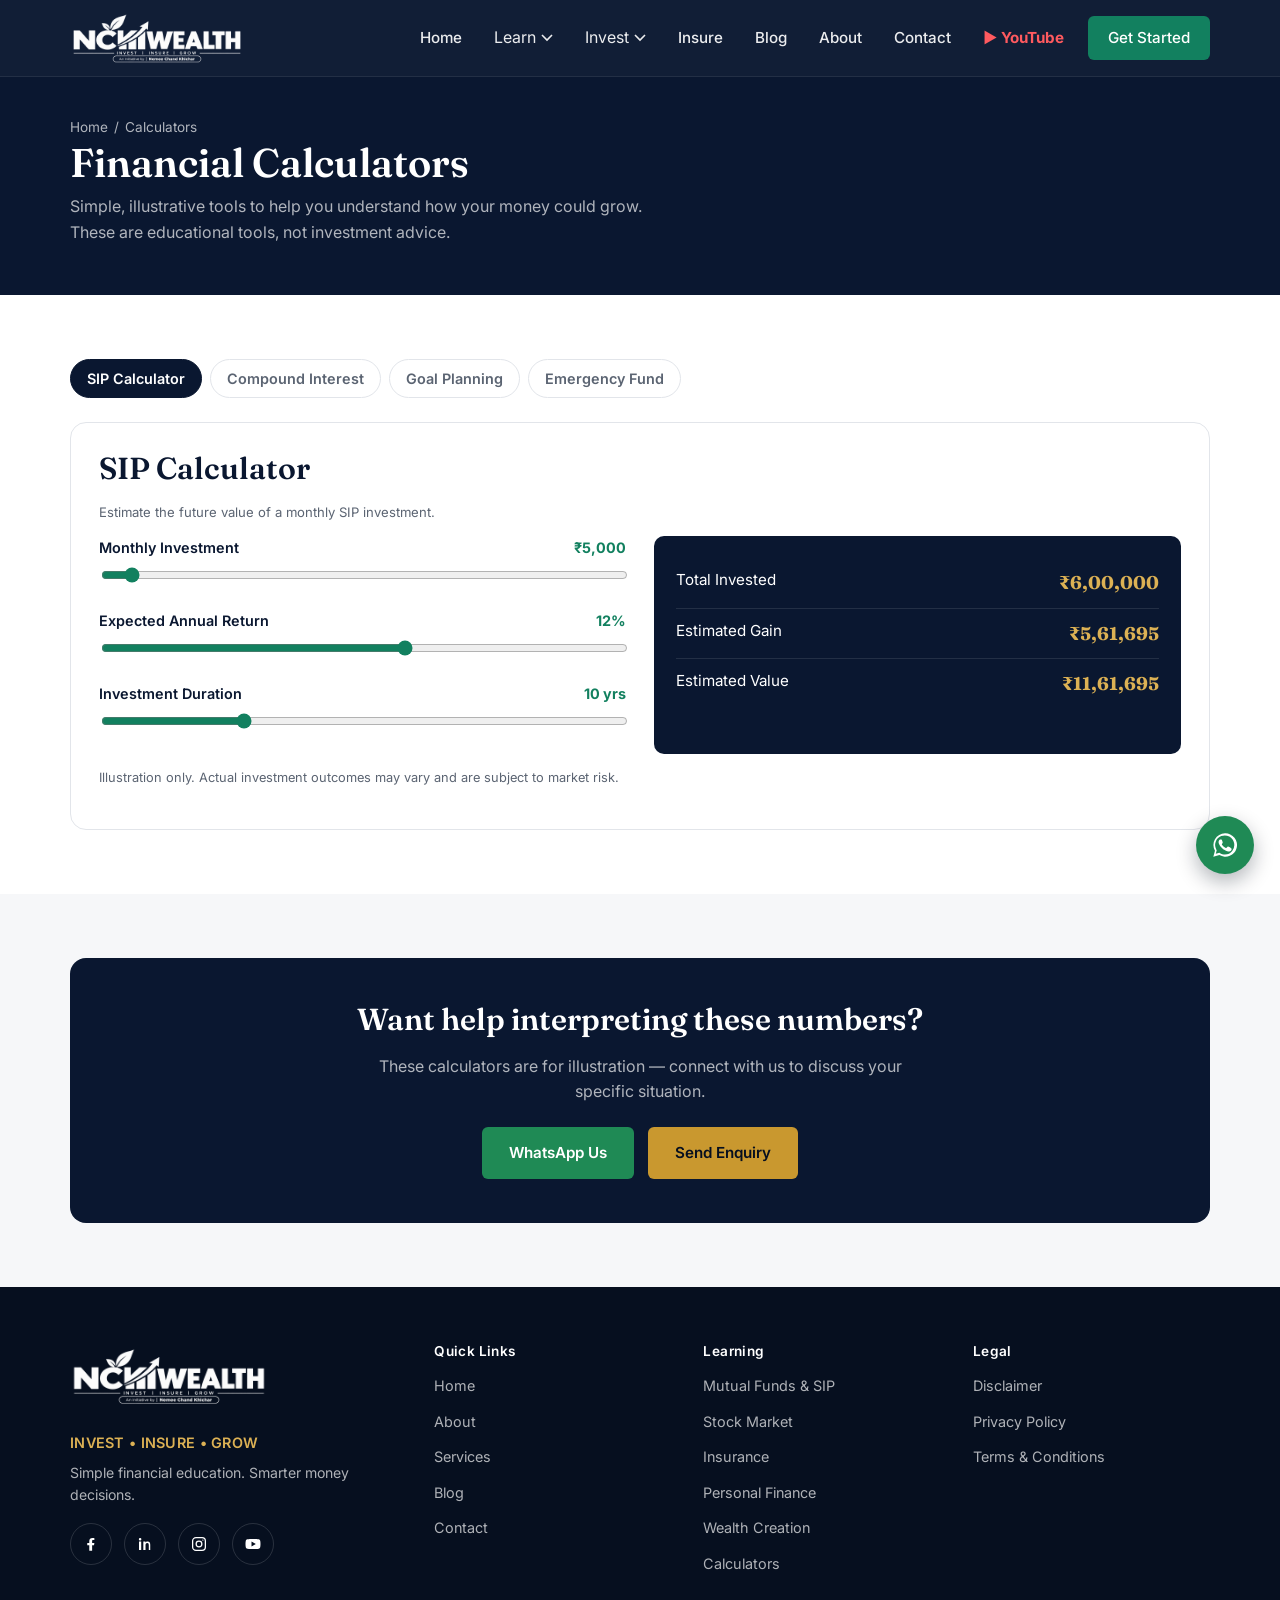
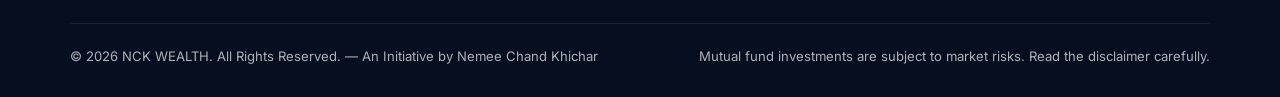
<file: calculators.html>
<!DOCTYPE html>
<html lang="en">
<head>
<meta charset="UTF-8">
<meta name="viewport" content="width=device-width, initial-scale=1.0">
<title>Financial Calculators — SIP, Compound Interest, Goal & Emergency Fund | NCK WEALTH</title>
<meta name="description" content="Free, simple financial calculators from NCK WEALTH: SIP calculator, compound interest calculator, goal planning calculator and emergency fund calculator.">
<link rel="canonical" href="https://nckwealth.com/calculators.html">
<meta name="robots" content="index, follow">
<meta name="author" content="Nemee Chand Khichar">

<!-- Open Graph -->
<meta property="og:type" content="website">
<meta property="og:title" content="Financial Calculators — SIP, Compound Interest, Goal & Emergency Fund | NCK WEALTH">
<meta property="og:description" content="Free, simple financial calculators from NCK WEALTH: SIP calculator, compound interest calculator, goal planning calculator and emergency fund calculator.">
<meta property="og:url" content="https://nckwealth.com/calculators.html">
<meta property="og:image" content="https://nckwealth.com/images/nck-wealth-icon.png">
<meta property="og:site_name" content="NCK WEALTH">
<meta property="og:locale" content="en_IN">

<!-- Twitter / X -->
<meta name="twitter:card" content="summary_large_image">
<meta name="twitter:title" content="Financial Calculators — SIP, Compound Interest, Goal & Emergency Fund | NCK WEALTH">
<meta name="twitter:description" content="Free, simple financial calculators from NCK WEALTH: SIP calculator, compound interest calculator, goal planning calculator and emergency fund calculator.">
<meta name="twitter:image" content="https://nckwealth.com/images/nck-wealth-icon.png">

<link rel="icon" type="image/png" sizes="32x32" href="favicon/favicon-32x32.png">
<link rel="icon" type="image/png" sizes="16x16" href="favicon/favicon-16x16.png">
<link rel="apple-touch-icon" sizes="180x180" href="favicon/favicon-180x180.png">

<link rel="preconnect" href="https://fonts.googleapis.com">
<link rel="preconnect" href="https://fonts.gstatic.com" crossorigin>
<link href="https://fonts.googleapis.com/css2?family=Fraunces:wght@500;600;700&family=Inter:wght@400;500;600;700&display=swap" rel="stylesheet">

<link rel="stylesheet" href="css/style.css">

</head>
<body data-page="calculators">
<a class="skip-link" href="#main-content">Skip to main content</a>

<header class="site-header">
  <div class="nav-wrap">
    <a class="brand" href="index.html" aria-label="NCK Wealth - Invest, Insure, Grow">
      <picture>
              <source srcset="images/nck-wealth-logo-white.webp" type="image/webp">
              <img class="brand-logo brand-logo--header" src="images/nck-wealth-logo-white.png" alt="NCK WEALTH — Invest, Insure, Grow" width="900" height="300" loading="eager" decoding="async">
            </picture>
    </a>
    <nav class="main-nav" aria-label="Primary">
      <ul>
        <li><a href="index.html" data-nav-key="home">Home</a></li>
        <li class="has-drop">
              <button class="drop-btn" aria-haspopup="true">Learn <svg viewBox="0 0 12 8" fill="none"><path d="M1 1l5 5 5-5" stroke="currentColor" stroke-width="1.6"/></svg></button>
              <div class="dropdown-panel"><a href="financial-education.html" data-nav-key="financial-education">Financial Education</a><a href="personal-finance.html" data-nav-key="personal-finance">Personal Finance</a><a href="blog.html" data-nav-key="blog">Blog</a></div>
            </li>
        <li class="has-drop">
              <button class="drop-btn" aria-haspopup="true">Invest <svg viewBox="0 0 12 8" fill="none"><path d="M1 1l5 5 5-5" stroke="currentColor" stroke-width="1.6"/></svg></button>
              <div class="dropdown-panel"><a href="mutual-funds.html" data-nav-key="mutual-funds">Mutual Funds & SIP</a><a href="stock-market.html" data-nav-key="stock-market">Stock Market</a><a href="wealth-creation.html" data-nav-key="wealth-creation">Wealth Creation</a><a href="calculators.html" data-nav-key="calculators">Calculators</a></div>
            </li>
        <li><a href="insurance.html" data-nav-key="insurance">Insure</a></li>
        <li><a href="blog.html" data-nav-key="blog">Blog</a></li>
        <li><a href="about.html" data-nav-key="about">About</a></li>
        <li><a href="contact.html" data-nav-key="contact">Contact</a></li>
        <li><a class="nav-youtube" href="#" data-youtube target="_blank" rel="noopener">▶ YouTube</a></li>
        <li><a class="nav-cta" href="contact.html">Get Started</a></li>
      </ul>
    </nav>
    <button class="nav-toggle" data-nav-toggle aria-label="Open menu" aria-expanded="false" aria-controls="mobile-nav">
      <svg viewBox="0 0 24 24" fill="none" stroke="currentColor" stroke-width="2" stroke-linecap="round"><path d="M3 6h18M3 12h18M3 18h18"/></svg>
    </button>
  </div>
  <div class="mobile-nav" id="mobile-nav" data-mobile-nav>
    
      <a href="index.html" data-nav-key="home">Home</a>
      <span class="mnav-group-label">Learn</span>
      <div class="mnav-sub">
        <a href="financial-education.html" data-nav-key="financial-education">Financial Education</a><a href="personal-finance.html" data-nav-key="personal-finance">Personal Finance</a><a href="blog.html" data-nav-key="blog">Blog</a>
      </div>
      <span class="mnav-group-label">Invest</span>
      <div class="mnav-sub">
        <a href="mutual-funds.html" data-nav-key="mutual-funds">Mutual Funds & SIP</a><a href="stock-market.html" data-nav-key="stock-market">Stock Market</a><a href="wealth-creation.html" data-nav-key="wealth-creation">Wealth Creation</a><a href="calculators.html" data-nav-key="calculators">Calculators</a>
      </div>
      <a href="insurance.html" data-nav-key="insurance">Insurance</a>
      <a href="blog.html" data-nav-key="blog">Blog</a>
      <a href="about.html" data-nav-key="about">About</a>
      <a href="contact.html" data-nav-key="contact">Contact</a>
      <a href="#" data-youtube target="_blank" rel="noopener">▶ YouTube</a>
      <div class="mnav-cta"><a class="btn btn-gold btn-block" href="contact.html">Get Started</a></div>
    
  </div>
</header>

<main id="main-content">
  <section class="page-header">
    <div class="container">
      <nav class="breadcrumb"><a href="index.html">Home</a><span>/</span>Calculators</nav>
      <h1>Financial Calculators</h1>
      <p>Simple, illustrative tools to help you understand how your money could grow. These are educational tools, not investment advice.</p>
    </div>
  </section>

  <section class="section">
    <div class="container">

      <div class="calc-tabs" role="tablist" aria-label="Choose a calculator">
        <button class="calc-tab" role="tab" data-calc-tab="sip" aria-selected="true">SIP Calculator</button>
        <button class="calc-tab" role="tab" data-calc-tab="compound" aria-selected="false">Compound Interest</button>
        <button class="calc-tab" role="tab" data-calc-tab="goal" aria-selected="false">Goal Planning</button>
        <button class="calc-tab" role="tab" data-calc-tab="emergency" aria-selected="false">Emergency Fund</button>
      </div>

      <!-- SIP CALCULATOR -->
      <div class="calc-panel active" data-calc-panel="sip" id="sip">
        <div class="calc-card">
          <h2>SIP Calculator</h2>
          <p class="form-note">Estimate the future value of a monthly SIP investment.</p>
          <div class="calc-grid">
            <div>
              <div class="calc-field">
                <label for="sip-amount">Monthly Investment <output id="sip-amount-out">&#8377;5,000</output></label>
                <input type="range" id="sip-amount" min="500" max="100000" step="500" value="5000">
              </div>
              <div class="calc-field">
                <label for="sip-rate">Expected Annual Return <output id="sip-rate-out">12%</output></label>
                <input type="range" id="sip-rate" min="1" max="20" step="0.5" value="12">
              </div>
              <div class="calc-field">
                <label for="sip-years">Investment Duration <output id="sip-years-out">10 yrs</output></label>
                <input type="range" id="sip-years" min="1" max="35" step="1" value="10">
              </div>
            </div>
            <div class="calc-result">
              <div class="result-row"><span>Total Invested</span><b id="sip-invested">&#8377;0</b></div>
              <div class="result-row"><span>Estimated Gain</span><b id="sip-gain">&#8377;0</b></div>
              <div class="result-row"><span>Estimated Value</span><b id="sip-total">&#8377;0</b></div>
            </div>
          </div>
          <p class="calc-disclaimer">Illustration only. Actual investment outcomes may vary and are subject to market risk.</p>
        </div>
      </div>

      <!-- COMPOUND INTEREST -->
      <div class="calc-panel" data-calc-panel="compound" id="compound">
        <div class="calc-card">
          <h2>Compound Interest Calculator</h2>
          <p class="form-note">See how a lump sum could grow over time with compounding.</p>
          <div class="calc-grid">
            <div>
              <div class="calc-field">
                <label for="ci-principal">Initial Amount <output id="ci-principal-out">&#8377;1,00,000</output></label>
                <input type="range" id="ci-principal" min="1000" max="5000000" step="1000" value="100000">
              </div>
              <div class="calc-field">
                <label for="ci-rate">Annual Interest Rate <output id="ci-rate-out">8%</output></label>
                <input type="range" id="ci-rate" min="1" max="20" step="0.5" value="8">
              </div>
              <div class="calc-field">
                <label for="ci-years">Time Period <output id="ci-years-out">10 yrs</output></label>
                <input type="range" id="ci-years" min="1" max="40" step="1" value="10">
              </div>
              <div class="calc-field">
                <label for="ci-freq">Compounding Frequency</label>
                <select id="ci-freq">
                  <option value="1">Annually</option>
                  <option value="2">Half-Yearly</option>
                  <option value="4" selected>Quarterly</option>
                  <option value="12">Monthly</option>
                </select>
              </div>
            </div>
            <div class="calc-result">
              <div class="result-row"><span>Interest Earned</span><b id="ci-interest">&#8377;0</b></div>
              <div class="result-row"><span>Maturity Value</span><b id="ci-total">&#8377;0</b></div>
            </div>
          </div>
          <p class="calc-disclaimer">Illustration only. Actual investment outcomes may vary and are subject to market risk.</p>
        </div>
      </div>

      <!-- GOAL PLANNING -->
      <div class="calc-panel" data-calc-panel="goal" id="goal">
        <div class="calc-card">
          <h2>Goal Planning Calculator</h2>
          <p class="form-note">Estimate the monthly SIP needed to reach a future goal amount.</p>
          <div class="calc-grid">
            <div>
              <div class="calc-field">
                <label for="goal-amount">Goal Amount (Future Value) <output id="goal-amount-out">&#8377;10,00,000</output></label>
                <input type="range" id="goal-amount" min="50000" max="20000000" step="50000" value="1000000">
              </div>
              <div class="calc-field">
                <label for="goal-rate">Expected Annual Return <output id="goal-rate-out">12%</output></label>
                <input type="range" id="goal-rate" min="1" max="20" step="0.5" value="12">
              </div>
              <div class="calc-field">
                <label for="goal-years">Time to Goal <output id="goal-years-out">10 yrs</output></label>
                <input type="range" id="goal-years" min="1" max="35" step="1" value="10">
              </div>
            </div>
            <div class="calc-result">
              <div class="result-row"><span>Required Monthly SIP</span><b id="goal-monthly">&#8377;0</b></div>
              <div class="result-row"><span>Total Invested (approx.)</span><b id="goal-total-invested">&#8377;0</b></div>
            </div>
          </div>
          <p class="calc-disclaimer">Illustration only. Actual investment outcomes may vary and are subject to market risk.</p>
        </div>
      </div>

      <!-- EMERGENCY FUND -->
      <div class="calc-panel" data-calc-panel="emergency" id="emergency">
        <div class="calc-card">
          <h2>Emergency Fund Calculator</h2>
          <p class="form-note">Estimate a reasonable emergency fund target based on your monthly expenses.</p>
          <div class="calc-grid">
            <div>
              <div class="calc-field">
                <label for="ef-expenses">Monthly Essential Expenses <output id="ef-expenses-out">&#8377;30,000</output></label>
                <input type="range" id="ef-expenses" min="5000" max="500000" step="1000" value="30000">
              </div>
              <div class="calc-field">
                <label for="ef-months">Months of Cover <output id="ef-months-out">6 months</output></label>
                <input type="range" id="ef-months" min="3" max="12" step="1" value="6">
              </div>
            </div>
            <div class="calc-result">
              <div class="result-row"><span>Suggested Emergency Fund</span><b id="ef-target">&#8377;0</b></div>
            </div>
          </div>
          <p class="calc-disclaimer">Illustration only. The right amount depends on your personal circumstances and income stability.</p>
        </div>
      </div>

    </div>
  </section>

  <section class="section section-alt">
    <div class="container">
      <div class="cta-band">
        <h2>Want help interpreting these numbers?</h2>
        <p>These calculators are for illustration &mdash; connect with us to discuss your specific situation.</p>
        <div class="cta-actions">
          <a class="btn btn-whatsapp" data-wa-link href="#" target="_blank" rel="noopener">WhatsApp Us</a>
          <a class="btn btn-gold" href="contact.html">Send Enquiry</a>
        </div>
      </div>
    </div>
  </section>
</main>

<footer class="site-footer">
  <div class="container">
    <div class="footer-grid">
      <div class="footer-brand">
        <a href="index.html" aria-label="NCK Wealth - Invest, Insure, Grow" style="display:inline-flex;">
          <picture>
              <source srcset="images/nck-wealth-logo-white.webp" type="image/webp">
              <img class="brand-logo brand-logo--footer" src="images/nck-wealth-logo-white.png" alt="NCK WEALTH — Invest, Insure, Grow" width="900" height="300" loading="eager" decoding="async">
            </picture>
        </a>
        <div class="foot-tagline">INVEST &bull; INSURE &bull; GROW</div>
        <p>Simple financial education. Smarter money decisions.</p>
        <div class="social-row" style="margin-top:16px;">
          <a class="social-icon" href="#" data-facebook target="_blank" rel="noopener" aria-label="NCK WEALTH on Facebook">
            <svg viewBox="0 0 24 24" fill="currentColor"><path d="M13.5 21v-7.5h2.5l.5-3H13.5V8.3c0-.9.2-1.5 1.6-1.5H16.5V4.2C16.2 4.1 15.1 4 13.9 4c-2.5 0-4.2 1.5-4.2 4.3v2.2H7v3h2.7V21h3.8z"/></svg>
          </a>
          <a class="social-icon" href="#" data-linkedin target="_blank" rel="noopener" aria-label="NCK WEALTH on LinkedIn">
            <svg viewBox="0 0 24 24" fill="currentColor"><path d="M6.94 8.5H4V20h2.94V8.5zM5.47 4a1.7 1.7 0 100 3.4 1.7 1.7 0 000-3.4zM20 20h-2.94v-6.03c0-1.44-.03-3.3-2.02-3.3-2.02 0-2.33 1.58-2.33 3.2V20H9.77V8.5h2.82v1.57h.04c.39-.74 1.36-1.53 2.8-1.53 3 0 3.55 1.97 3.55 4.54V20z"/></svg>
          </a>
          <a class="social-icon" href="#" data-instagram target="_blank" rel="noopener" aria-label="NCK WEALTH on Instagram">
            <svg viewBox="0 0 24 24" fill="none" stroke="currentColor" stroke-width="1.7"><rect x="3.5" y="3.5" width="17" height="17" rx="4.5"/><circle cx="12" cy="12" r="3.8"/><circle cx="17.2" cy="6.8" r="0.9" fill="currentColor" stroke="none"/></svg>
          </a>
          <a class="social-icon" href="#" data-youtube target="_blank" rel="noopener" aria-label="NCK WEALTH on YouTube">
            <svg viewBox="0 0 24 24" fill="currentColor"><path d="M21.6 7.7c-.2-1-1-1.7-2-1.9C17.9 5.4 12 5.4 12 5.4s-5.9 0-7.6.4c-1 .2-1.8.9-2 1.9C2 9.4 2 12 2 12s0 2.6.4 4.3c.2 1 1 1.7 2 1.9 1.7.4 7.6.4 7.6.4s5.9 0 7.6-.4c1-.2 1.8-.9 2-1.9.4-1.7.4-4.3.4-4.3s0-2.6-.4-4.3zM10 15.2V8.8L15.8 12 10 15.2z"/></svg>
          </a>
        </div>
      </div>
      <div class="footer-col">
        <h4>Quick Links</h4>
        <ul>
          <li><a href="index.html">Home</a></li>
          <li><a href="about.html">About</a></li>
          <li><a href="financial-education.html">Services</a></li>
          <li><a href="blog.html">Blog</a></li>
          <li><a href="contact.html">Contact</a></li>
        </ul>
      </div>
      <div class="footer-col">
        <h4>Learning</h4>
        <ul>
          <li><a href="mutual-funds.html">Mutual Funds &amp; SIP</a></li>
          <li><a href="stock-market.html">Stock Market</a></li>
          <li><a href="insurance.html">Insurance</a></li>
          <li><a href="personal-finance.html">Personal Finance</a></li>
          <li><a href="wealth-creation.html">Wealth Creation</a></li>
          <li><a href="calculators.html">Calculators</a></li>
        </ul>
      </div>
      <div class="footer-col">
        <h4>Legal</h4>
        <ul>
          <li><a href="disclaimer.html">Disclaimer</a></li>
          <li><a href="privacy-policy.html">Privacy Policy</a></li>
          <li><a href="terms.html">Terms &amp; Conditions</a></li>
        </ul>
      </div>
    </div>
    <div class="footer-bottom">
      <span>&copy; <span data-year>2026</span> NCK WEALTH. All Rights Reserved. &mdash; An Initiative by Nemee Chand Khichar</span>
      <span>Mutual fund investments are subject to market risks. Read the <a href="disclaimer.html">disclaimer</a> carefully.</span>
    </div>
  </div>
</footer>

<a class="wa-float" data-wa-link aria-label="Chat with NCK WEALTH on WhatsApp" href="#" target="_blank" rel="noopener">
  <svg viewBox="0 0 24 24" fill="currentColor"><path d="M12 2a10 10 0 00-8.6 15L2 22l5.2-1.4A10 10 0 1012 2zm0 18.2c-1.6 0-3.1-.4-4.5-1.3l-.3-.2-3.1.8.8-3-.2-.3A8.2 8.2 0 1112 20.2zm4.5-6.1c-.2-.1-1.5-.7-1.7-.8-.2-.1-.4-.1-.6.1s-.7.8-.9 1c-.2.2-.3.2-.6.1a6.7 6.7 0 01-2-1.2 7.4 7.4 0 01-1.4-1.7c-.1-.2 0-.4.1-.5l.4-.5c.1-.2.2-.3.2-.5.1-.2 0-.4 0-.5s-.6-1.5-.8-2c-.2-.5-.4-.4-.6-.4h-.5c-.2 0-.5.1-.7.3-.2.2-.9.9-.9 2.2s1 2.6 1.1 2.8c.1.2 2 3 4.8 4.3.7.3 1.2.5 1.6.6.7.2 1.3.2 1.8.1.5-.1 1.5-.6 1.7-1.2.2-.6.2-1.1.1-1.2-.1-.1-.3-.2-.5-.3z"/></svg>
</a>

<script src="js/config.js"></script>
<script src="js/main.js"></script>
<script src="js/tracking.js"></script>
</body>
</html>
</file>
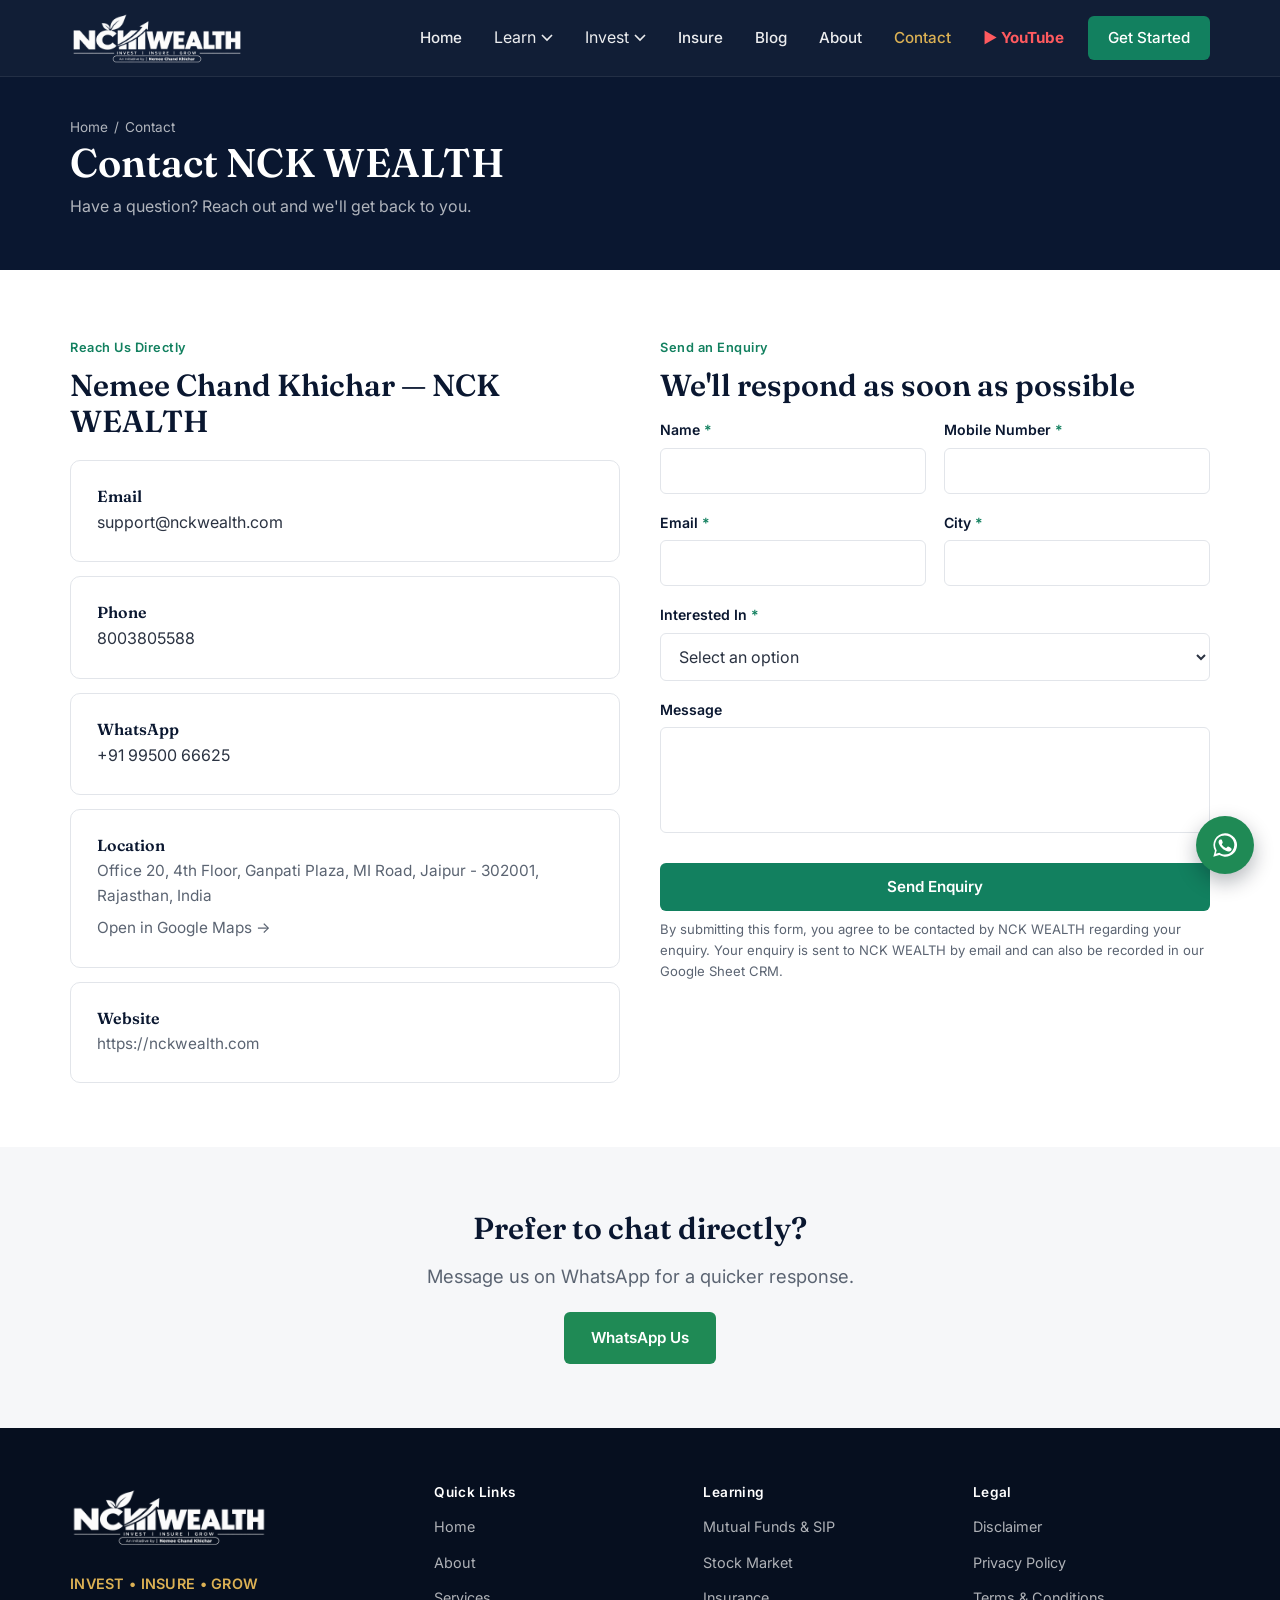
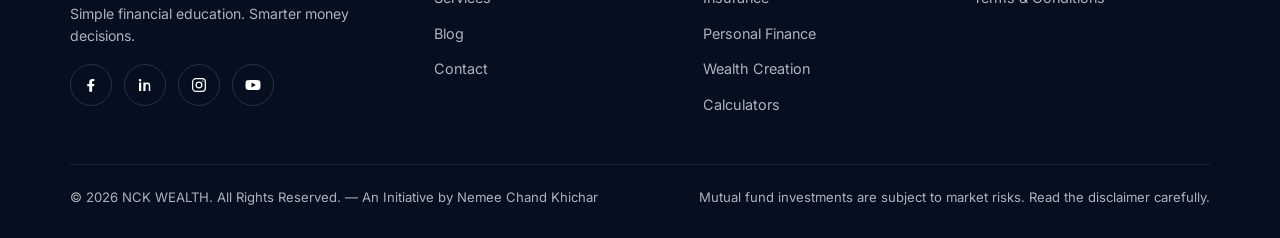
<file: contact.html>
<!DOCTYPE html>
<html lang="en">
<head>
<meta charset="UTF-8">
<meta name="viewport" content="width=device-width, initial-scale=1.0">
<title>Contact NCK WEALTH | Nemee Chand Khichar</title>
<meta name="description" content="Get in touch with NCK WEALTH for financial education enquiries. WhatsApp, email, phone and enquiry form available.">
<link rel="canonical" href="https://nckwealth.com/contact.html">
<meta name="robots" content="index, follow">
<meta name="author" content="Nemee Chand Khichar">

<!-- Open Graph -->
<meta property="og:type" content="website">
<meta property="og:title" content="Contact NCK WEALTH | Nemee Chand Khichar">
<meta property="og:description" content="Get in touch with NCK WEALTH for financial education enquiries. WhatsApp, email, phone and enquiry form available.">
<meta property="og:url" content="https://nckwealth.com/contact.html">
<meta property="og:image" content="https://nckwealth.com/images/nck-wealth-icon.png">
<meta property="og:site_name" content="NCK WEALTH">
<meta property="og:locale" content="en_IN">

<!-- Twitter / X -->
<meta name="twitter:card" content="summary_large_image">
<meta name="twitter:title" content="Contact NCK WEALTH | Nemee Chand Khichar">
<meta name="twitter:description" content="Get in touch with NCK WEALTH for financial education enquiries. WhatsApp, email, phone and enquiry form available.">
<meta name="twitter:image" content="https://nckwealth.com/images/nck-wealth-icon.png">

<link rel="icon" type="image/png" sizes="32x32" href="favicon/favicon-32x32.png">
<link rel="icon" type="image/png" sizes="16x16" href="favicon/favicon-16x16.png">
<link rel="apple-touch-icon" sizes="180x180" href="favicon/favicon-180x180.png">

<link rel="preconnect" href="https://fonts.googleapis.com">
<link rel="preconnect" href="https://fonts.gstatic.com" crossorigin>
<link href="https://fonts.googleapis.com/css2?family=Fraunces:wght@500;600;700&family=Inter:wght@400;500;600;700&display=swap" rel="stylesheet">

<link rel="stylesheet" href="css/style.css">

</head>
<body data-page="contact">
<a class="skip-link" href="#main-content">Skip to main content</a>

<header class="site-header">
  <div class="nav-wrap">
    <a class="brand" href="index.html" aria-label="NCK Wealth - Invest, Insure, Grow">
      <picture>
              <source srcset="images/nck-wealth-logo-white.webp" type="image/webp">
              <img class="brand-logo brand-logo--header" src="images/nck-wealth-logo-white.png" alt="NCK WEALTH — Invest, Insure, Grow" width="900" height="300" loading="eager" decoding="async">
            </picture>
    </a>
    <nav class="main-nav" aria-label="Primary">
      <ul>
        <li><a href="index.html" data-nav-key="home">Home</a></li>
        <li class="has-drop">
              <button class="drop-btn" aria-haspopup="true">Learn <svg viewBox="0 0 12 8" fill="none"><path d="M1 1l5 5 5-5" stroke="currentColor" stroke-width="1.6"/></svg></button>
              <div class="dropdown-panel"><a href="financial-education.html" data-nav-key="financial-education">Financial Education</a><a href="personal-finance.html" data-nav-key="personal-finance">Personal Finance</a><a href="blog.html" data-nav-key="blog">Blog</a></div>
            </li>
        <li class="has-drop">
              <button class="drop-btn" aria-haspopup="true">Invest <svg viewBox="0 0 12 8" fill="none"><path d="M1 1l5 5 5-5" stroke="currentColor" stroke-width="1.6"/></svg></button>
              <div class="dropdown-panel"><a href="mutual-funds.html" data-nav-key="mutual-funds">Mutual Funds & SIP</a><a href="stock-market.html" data-nav-key="stock-market">Stock Market</a><a href="wealth-creation.html" data-nav-key="wealth-creation">Wealth Creation</a><a href="calculators.html" data-nav-key="calculators">Calculators</a></div>
            </li>
        <li><a href="insurance.html" data-nav-key="insurance">Insure</a></li>
        <li><a href="blog.html" data-nav-key="blog">Blog</a></li>
        <li><a href="about.html" data-nav-key="about">About</a></li>
        <li><a href="contact.html" data-nav-key="contact">Contact</a></li>
        <li><a class="nav-youtube" href="#" data-youtube target="_blank" rel="noopener">▶ YouTube</a></li>
        <li><a class="nav-cta" href="contact.html">Get Started</a></li>
      </ul>
    </nav>
    <button class="nav-toggle" data-nav-toggle aria-label="Open menu" aria-expanded="false" aria-controls="mobile-nav">
      <svg viewBox="0 0 24 24" fill="none" stroke="currentColor" stroke-width="2" stroke-linecap="round"><path d="M3 6h18M3 12h18M3 18h18"/></svg>
    </button>
  </div>
  <div class="mobile-nav" id="mobile-nav" data-mobile-nav>
    
      <a href="index.html" data-nav-key="home">Home</a>
      <span class="mnav-group-label">Learn</span>
      <div class="mnav-sub">
        <a href="financial-education.html" data-nav-key="financial-education">Financial Education</a><a href="personal-finance.html" data-nav-key="personal-finance">Personal Finance</a><a href="blog.html" data-nav-key="blog">Blog</a>
      </div>
      <span class="mnav-group-label">Invest</span>
      <div class="mnav-sub">
        <a href="mutual-funds.html" data-nav-key="mutual-funds">Mutual Funds & SIP</a><a href="stock-market.html" data-nav-key="stock-market">Stock Market</a><a href="wealth-creation.html" data-nav-key="wealth-creation">Wealth Creation</a><a href="calculators.html" data-nav-key="calculators">Calculators</a>
      </div>
      <a href="insurance.html" data-nav-key="insurance">Insurance</a>
      <a href="blog.html" data-nav-key="blog">Blog</a>
      <a href="about.html" data-nav-key="about">About</a>
      <a href="contact.html" data-nav-key="contact">Contact</a>
      <a href="#" data-youtube target="_blank" rel="noopener">▶ YouTube</a>
      <div class="mnav-cta"><a class="btn btn-gold btn-block" href="contact.html">Get Started</a></div>
    
  </div>
</header>

<main id="main-content">
  <section class="page-header">
    <div class="container">
      <nav class="breadcrumb"><a href="index.html">Home</a><span>/</span>Contact</nav>
      <h1>Contact NCK WEALTH</h1>
      <p>Have a question? Reach out and we'll get back to you.</p>
    </div>
  </section>

  <section class="section">
    <div class="container">
      <div class="grid grid-2" style="gap:40px;align-items:flex-start;">

        <div>
          <span class="eyebrow">Reach Us Directly</span>
          <h2>Nemee Chand Khichar &mdash; NCK WEALTH</h2>
          <div class="grid" style="gap:14px;margin-top:20px;">
            <div class="card">
              <h3 style="margin-bottom:4px;font-size:1rem;">Email</h3>
              <a data-contact-email href="#">support@nckwealth.com</a>
            </div>
            <div class="card">
              <h3 style="margin-bottom:4px;font-size:1rem;">Phone</h3>
              <a data-contact-phone href="#">8003805588</a>
            </div>
            <div class="card">
              <h3 style="margin-bottom:4px;font-size:1rem;">WhatsApp</h3>
              <a data-wa-link href="#" target="_blank" rel="noopener"><span data-contact-whatsapp>+91 99500 66625</span></a>
            </div>
            <div class="card">
              <h3 style="margin-bottom:4px;font-size:1rem;">Location</h3>
              <p style="margin:0;" data-contact-address>Office 20, 4th Floor, Ganpati Plaza, MI Road, Jaipur - 302001, Rajasthan, India</p><p style="margin:8px 0 0;"><a data-map-link href="https://maps.app.goo.gl/u9F9VgYX9FRfamdY6" target="_blank" rel="noopener">Open in Google Maps &rarr;</a></p>
            </div>
            <div class="card">
              <h3 style="margin-bottom:4px;font-size:1rem;">Website</h3>
              <p style="margin:0;">https://nckwealth.com</p>
            </div>
          </div>
        </div>

        <div>
          <span class="eyebrow">Send an Enquiry</span>
          <h2>We'll respond as soon as possible</h2>
          <div class="form-success" id="form-success">Thank you. Your enquiry has been received &mdash; we'll get back to you shortly.</div>
          <form id="enquiry-form" novalidate>
            <div class="form-grid two-col">
              <div class="field">
                <label for="f-name">Name <span class="req">*</span></label>
                <input type="text" id="f-name" name="name" data-required required>
                <span class="error-msg">Please enter your name.</span>
              </div>
              <div class="field">
                <label for="f-mobile">Mobile Number <span class="req">*</span></label>
                <input type="tel" id="f-mobile" name="mobile" data-required data-type="mobile" required>
                <span class="error-msg">Please enter a valid 10-digit mobile number.</span>
              </div>
              <div class="field">
                <label for="f-email">Email <span class="req">*</span></label>
                <input type="email" id="f-email" name="email" data-required required>
                <span class="error-msg">Please enter a valid email address.</span>
              </div>
              <div class="field">
                <label for="f-city">City <span class="req">*</span></label>
                <input type="text" id="f-city" name="city" data-required required>
                <span class="error-msg">Please enter your city.</span>
              </div>
            </div>
            <div class="field" style="margin-top:18px;">
              <label for="f-interest">Interested In <span class="req">*</span></label>
              <select id="f-interest" name="interested_in" data-required required>
                <option value="">Select an option</option>
                <option>Mutual Funds</option>
                <option>SIP</option>
                <option>Insurance</option>
                <option>Stock Market</option>
                <option>Personal Finance</option>
                <option>Financial Planning</option>
                <option>Other</option>
              </select>
              <span class="error-msg">Please select an option.</span>
            </div>
            <div class="field" style="margin-top:18px;">
              <label for="f-message">Message</label>
              <textarea id="f-message" name="message" rows="4"></textarea>
            </div>
            <button type="submit" class="btn btn-primary btn-block" style="margin-top:22px;">Send Enquiry</button>
            <p class="form-note">By submitting this form, you agree to be contacted by NCK WEALTH regarding your enquiry. Your enquiry is sent to NCK WEALTH by email and can also be recorded in our Google Sheet CRM.</p>
          </form>
        </div>

      </div>
    </div>
  </section>

  <section class="section section-alt">
    <div class="container text-center">
      <h2>Prefer to chat directly?</h2>
      <p class="lede" style="max-width:52ch;margin:0 auto 20px;">Message us on WhatsApp for a quicker response.</p>
      <a class="btn btn-whatsapp" data-wa-link href="#" target="_blank" rel="noopener">WhatsApp Us</a>
    </div>
  </section>
</main>

<footer class="site-footer">
  <div class="container">
    <div class="footer-grid">
      <div class="footer-brand">
        <a href="index.html" aria-label="NCK Wealth - Invest, Insure, Grow" style="display:inline-flex;">
          <picture>
              <source srcset="images/nck-wealth-logo-white.webp" type="image/webp">
              <img class="brand-logo brand-logo--footer" src="images/nck-wealth-logo-white.png" alt="NCK WEALTH — Invest, Insure, Grow" width="900" height="300" loading="eager" decoding="async">
            </picture>
        </a>
        <div class="foot-tagline">INVEST &bull; INSURE &bull; GROW</div>
        <p>Simple financial education. Smarter money decisions.</p>
        <div class="social-row" style="margin-top:16px;">
          <a class="social-icon" href="#" data-facebook target="_blank" rel="noopener" aria-label="NCK WEALTH on Facebook">
            <svg viewBox="0 0 24 24" fill="currentColor"><path d="M13.5 21v-7.5h2.5l.5-3H13.5V8.3c0-.9.2-1.5 1.6-1.5H16.5V4.2C16.2 4.1 15.1 4 13.9 4c-2.5 0-4.2 1.5-4.2 4.3v2.2H7v3h2.7V21h3.8z"/></svg>
          </a>
          <a class="social-icon" href="#" data-linkedin target="_blank" rel="noopener" aria-label="NCK WEALTH on LinkedIn">
            <svg viewBox="0 0 24 24" fill="currentColor"><path d="M6.94 8.5H4V20h2.94V8.5zM5.47 4a1.7 1.7 0 100 3.4 1.7 1.7 0 000-3.4zM20 20h-2.94v-6.03c0-1.44-.03-3.3-2.02-3.3-2.02 0-2.33 1.58-2.33 3.2V20H9.77V8.5h2.82v1.57h.04c.39-.74 1.36-1.53 2.8-1.53 3 0 3.55 1.97 3.55 4.54V20z"/></svg>
          </a>
          <a class="social-icon" href="#" data-instagram target="_blank" rel="noopener" aria-label="NCK WEALTH on Instagram">
            <svg viewBox="0 0 24 24" fill="none" stroke="currentColor" stroke-width="1.7"><rect x="3.5" y="3.5" width="17" height="17" rx="4.5"/><circle cx="12" cy="12" r="3.8"/><circle cx="17.2" cy="6.8" r="0.9" fill="currentColor" stroke="none"/></svg>
          </a>
          <a class="social-icon" href="#" data-youtube target="_blank" rel="noopener" aria-label="NCK WEALTH on YouTube">
            <svg viewBox="0 0 24 24" fill="currentColor"><path d="M21.6 7.7c-.2-1-1-1.7-2-1.9C17.9 5.4 12 5.4 12 5.4s-5.9 0-7.6.4c-1 .2-1.8.9-2 1.9C2 9.4 2 12 2 12s0 2.6.4 4.3c.2 1 1 1.7 2 1.9 1.7.4 7.6.4 7.6.4s5.9 0 7.6-.4c1-.2 1.8-.9 2-1.9.4-1.7.4-4.3.4-4.3s0-2.6-.4-4.3zM10 15.2V8.8L15.8 12 10 15.2z"/></svg>
          </a>
        </div>
      </div>
      <div class="footer-col">
        <h4>Quick Links</h4>
        <ul>
          <li><a href="index.html">Home</a></li>
          <li><a href="about.html">About</a></li>
          <li><a href="financial-education.html">Services</a></li>
          <li><a href="blog.html">Blog</a></li>
          <li><a href="contact.html">Contact</a></li>
        </ul>
      </div>
      <div class="footer-col">
        <h4>Learning</h4>
        <ul>
          <li><a href="mutual-funds.html">Mutual Funds &amp; SIP</a></li>
          <li><a href="stock-market.html">Stock Market</a></li>
          <li><a href="insurance.html">Insurance</a></li>
          <li><a href="personal-finance.html">Personal Finance</a></li>
          <li><a href="wealth-creation.html">Wealth Creation</a></li>
          <li><a href="calculators.html">Calculators</a></li>
        </ul>
      </div>
      <div class="footer-col">
        <h4>Legal</h4>
        <ul>
          <li><a href="disclaimer.html">Disclaimer</a></li>
          <li><a href="privacy-policy.html">Privacy Policy</a></li>
          <li><a href="terms.html">Terms &amp; Conditions</a></li>
        </ul>
      </div>
    </div>
    <div class="footer-bottom">
      <span>&copy; <span data-year>2026</span> NCK WEALTH. All Rights Reserved. &mdash; An Initiative by Nemee Chand Khichar</span>
      <span>Mutual fund investments are subject to market risks. Read the <a href="disclaimer.html">disclaimer</a> carefully.</span>
    </div>
  </div>
</footer>

<a class="wa-float" data-wa-link aria-label="Chat with NCK WEALTH on WhatsApp" href="#" target="_blank" rel="noopener">
  <svg viewBox="0 0 24 24" fill="currentColor"><path d="M12 2a10 10 0 00-8.6 15L2 22l5.2-1.4A10 10 0 1012 2zm0 18.2c-1.6 0-3.1-.4-4.5-1.3l-.3-.2-3.1.8.8-3-.2-.3A8.2 8.2 0 1112 20.2zm4.5-6.1c-.2-.1-1.5-.7-1.7-.8-.2-.1-.4-.1-.6.1s-.7.8-.9 1c-.2.2-.3.2-.6.1a6.7 6.7 0 01-2-1.2 7.4 7.4 0 01-1.4-1.7c-.1-.2 0-.4.1-.5l.4-.5c.1-.2.2-.3.2-.5.1-.2 0-.4 0-.5s-.6-1.5-.8-2c-.2-.5-.4-.4-.6-.4h-.5c-.2 0-.5.1-.7.3-.2.2-.9.9-.9 2.2s1 2.6 1.1 2.8c.1.2 2 3 4.8 4.3.7.3 1.2.5 1.6.6.7.2 1.3.2 1.8.1.5-.1 1.5-.6 1.7-1.2.2-.6.2-1.1.1-1.2-.1-.1-.3-.2-.5-.3z"/></svg>
</a>

<script src="js/config.js"></script>
<script src="js/main.js"></script>
<script src="js/tracking.js"></script>
</body>
</html>
</file>
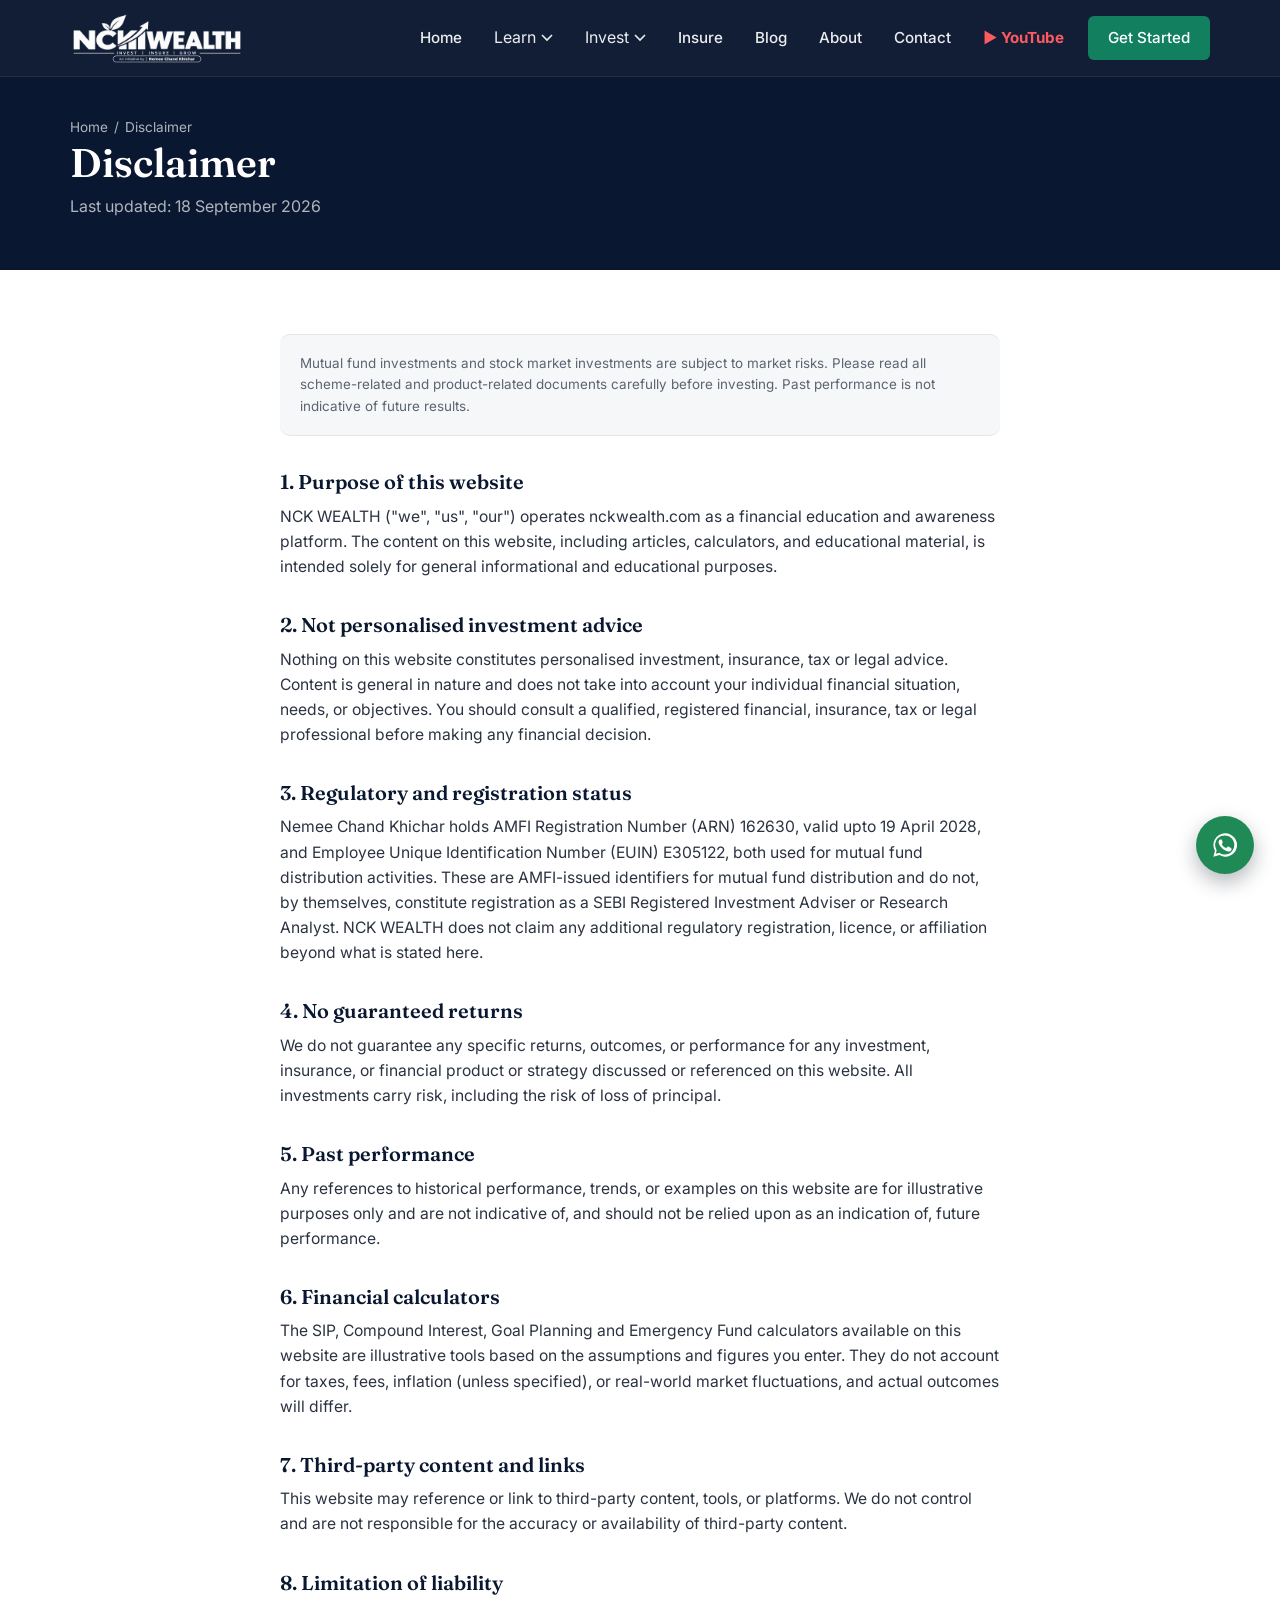
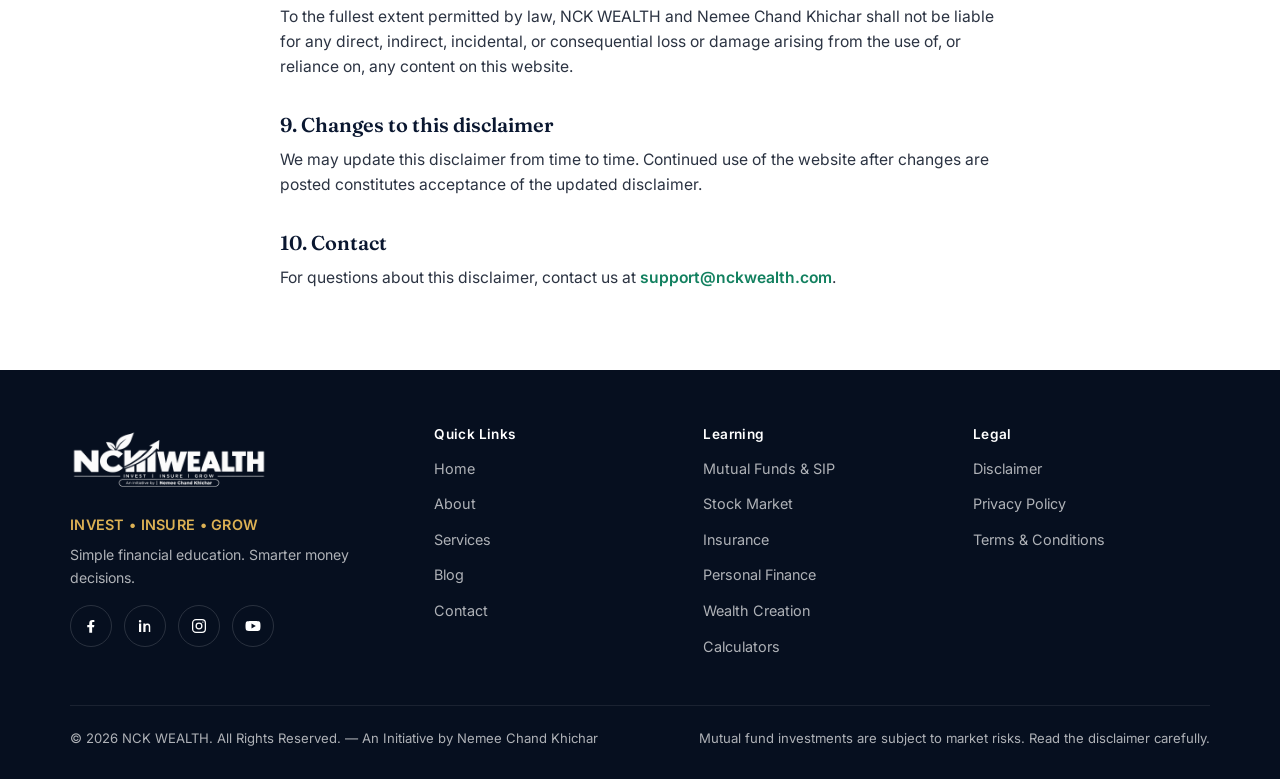
<file: disclaimer.html>
<!DOCTYPE html>
<html lang="en">
<head>
<meta charset="UTF-8">
<meta name="viewport" content="width=device-width, initial-scale=1.0">
<title>Disclaimer | NCK WEALTH</title>
<meta name="description" content="Read the NCK WEALTH disclaimer. Content on this website is for financial education purposes only and does not constitute personalised investment advice.">
<link rel="canonical" href="https://nckwealth.com/disclaimer.html">
<meta name="robots" content="index, follow">
<meta name="author" content="Nemee Chand Khichar">

<!-- Open Graph -->
<meta property="og:type" content="website">
<meta property="og:title" content="Disclaimer | NCK WEALTH">
<meta property="og:description" content="Read the NCK WEALTH disclaimer. Content on this website is for financial education purposes only and does not constitute personalised investment advice.">
<meta property="og:url" content="https://nckwealth.com/disclaimer.html">
<meta property="og:image" content="https://nckwealth.com/images/nck-wealth-icon.png">
<meta property="og:site_name" content="NCK WEALTH">
<meta property="og:locale" content="en_IN">

<!-- Twitter / X -->
<meta name="twitter:card" content="summary_large_image">
<meta name="twitter:title" content="Disclaimer | NCK WEALTH">
<meta name="twitter:description" content="Read the NCK WEALTH disclaimer. Content on this website is for financial education purposes only and does not constitute personalised investment advice.">
<meta name="twitter:image" content="https://nckwealth.com/images/nck-wealth-icon.png">

<link rel="icon" type="image/png" sizes="32x32" href="favicon/favicon-32x32.png">
<link rel="icon" type="image/png" sizes="16x16" href="favicon/favicon-16x16.png">
<link rel="apple-touch-icon" sizes="180x180" href="favicon/favicon-180x180.png">

<link rel="preconnect" href="https://fonts.googleapis.com">
<link rel="preconnect" href="https://fonts.gstatic.com" crossorigin>
<link href="https://fonts.googleapis.com/css2?family=Fraunces:wght@500;600;700&family=Inter:wght@400;500;600;700&display=swap" rel="stylesheet">

<link rel="stylesheet" href="css/style.css">

</head>
<body data-page="disclaimer">
<a class="skip-link" href="#main-content">Skip to main content</a>

<header class="site-header">
  <div class="nav-wrap">
    <a class="brand" href="index.html" aria-label="NCK Wealth - Invest, Insure, Grow">
      <picture>
              <source srcset="images/nck-wealth-logo-white.webp" type="image/webp">
              <img class="brand-logo brand-logo--header" src="images/nck-wealth-logo-white.png" alt="NCK WEALTH — Invest, Insure, Grow" width="900" height="300" loading="eager" decoding="async">
            </picture>
    </a>
    <nav class="main-nav" aria-label="Primary">
      <ul>
        <li><a href="index.html" data-nav-key="home">Home</a></li>
        <li class="has-drop">
              <button class="drop-btn" aria-haspopup="true">Learn <svg viewBox="0 0 12 8" fill="none"><path d="M1 1l5 5 5-5" stroke="currentColor" stroke-width="1.6"/></svg></button>
              <div class="dropdown-panel"><a href="financial-education.html" data-nav-key="financial-education">Financial Education</a><a href="personal-finance.html" data-nav-key="personal-finance">Personal Finance</a><a href="blog.html" data-nav-key="blog">Blog</a></div>
            </li>
        <li class="has-drop">
              <button class="drop-btn" aria-haspopup="true">Invest <svg viewBox="0 0 12 8" fill="none"><path d="M1 1l5 5 5-5" stroke="currentColor" stroke-width="1.6"/></svg></button>
              <div class="dropdown-panel"><a href="mutual-funds.html" data-nav-key="mutual-funds">Mutual Funds & SIP</a><a href="stock-market.html" data-nav-key="stock-market">Stock Market</a><a href="wealth-creation.html" data-nav-key="wealth-creation">Wealth Creation</a><a href="calculators.html" data-nav-key="calculators">Calculators</a></div>
            </li>
        <li><a href="insurance.html" data-nav-key="insurance">Insure</a></li>
        <li><a href="blog.html" data-nav-key="blog">Blog</a></li>
        <li><a href="about.html" data-nav-key="about">About</a></li>
        <li><a href="contact.html" data-nav-key="contact">Contact</a></li>
        <li><a class="nav-youtube" href="#" data-youtube target="_blank" rel="noopener">▶ YouTube</a></li>
        <li><a class="nav-cta" href="contact.html">Get Started</a></li>
      </ul>
    </nav>
    <button class="nav-toggle" data-nav-toggle aria-label="Open menu" aria-expanded="false" aria-controls="mobile-nav">
      <svg viewBox="0 0 24 24" fill="none" stroke="currentColor" stroke-width="2" stroke-linecap="round"><path d="M3 6h18M3 12h18M3 18h18"/></svg>
    </button>
  </div>
  <div class="mobile-nav" id="mobile-nav" data-mobile-nav>
    
      <a href="index.html" data-nav-key="home">Home</a>
      <span class="mnav-group-label">Learn</span>
      <div class="mnav-sub">
        <a href="financial-education.html" data-nav-key="financial-education">Financial Education</a><a href="personal-finance.html" data-nav-key="personal-finance">Personal Finance</a><a href="blog.html" data-nav-key="blog">Blog</a>
      </div>
      <span class="mnav-group-label">Invest</span>
      <div class="mnav-sub">
        <a href="mutual-funds.html" data-nav-key="mutual-funds">Mutual Funds & SIP</a><a href="stock-market.html" data-nav-key="stock-market">Stock Market</a><a href="wealth-creation.html" data-nav-key="wealth-creation">Wealth Creation</a><a href="calculators.html" data-nav-key="calculators">Calculators</a>
      </div>
      <a href="insurance.html" data-nav-key="insurance">Insurance</a>
      <a href="blog.html" data-nav-key="blog">Blog</a>
      <a href="about.html" data-nav-key="about">About</a>
      <a href="contact.html" data-nav-key="contact">Contact</a>
      <a href="#" data-youtube target="_blank" rel="noopener">▶ YouTube</a>
      <div class="mnav-cta"><a class="btn btn-gold btn-block" href="contact.html">Get Started</a></div>
    
  </div>
</header>

<main id="main-content">
  <section class="page-header">
    <div class="container">
      <nav class="breadcrumb"><a href="index.html">Home</a><span>/</span>Disclaimer</nav>
      <h1>Disclaimer</h1>
      <p class="updated">Last updated: 18 September 2026</p>
    </div>
  </section>

  <section class="section">
    <div class="container-narrow legal-body">

      <div class="disclaimer-strip" style="border-radius:var(--radius-md);padding:18px 20px;margin-bottom:30px;">
        Mutual fund investments and stock market investments are subject to market risks. Please read all scheme-related and product-related documents carefully before investing. Past performance is not indicative of future results.
      </div>

      <h2>1. Purpose of this website</h2>
      <p>NCK WEALTH ("we", "us", "our") operates nckwealth.com as a financial education and awareness platform. The content on this website, including articles, calculators, and educational material, is intended solely for general informational and educational purposes.</p>

      <h2>2. Not personalised investment advice</h2>
      <p>Nothing on this website constitutes personalised investment, insurance, tax or legal advice. Content is general in nature and does not take into account your individual financial situation, needs, or objectives. You should consult a qualified, registered financial, insurance, tax or legal professional before making any financial decision.</p>

      <h2>3. Regulatory and registration status</h2>
      <p>Nemee Chand Khichar holds AMFI Registration Number (ARN) 162630, valid upto 19 April 2028, and Employee Unique Identification Number (EUIN) E305122, both used for mutual fund distribution activities. These are AMFI-issued identifiers for mutual fund distribution and do not, by themselves, constitute registration as a SEBI Registered Investment Adviser or Research Analyst. NCK WEALTH does not claim any additional regulatory registration, licence, or affiliation beyond what is stated here.</p>

      <h2>4. No guaranteed returns</h2>
      <p>We do not guarantee any specific returns, outcomes, or performance for any investment, insurance, or financial product or strategy discussed or referenced on this website. All investments carry risk, including the risk of loss of principal.</p>

      <h2>5. Past performance</h2>
      <p>Any references to historical performance, trends, or examples on this website are for illustrative purposes only and are not indicative of, and should not be relied upon as an indication of, future performance.</p>

      <h2>6. Financial calculators</h2>
      <p>The SIP, Compound Interest, Goal Planning and Emergency Fund calculators available on this website are illustrative tools based on the assumptions and figures you enter. They do not account for taxes, fees, inflation (unless specified), or real-world market fluctuations, and actual outcomes will differ.</p>

      <h2>7. Third-party content and links</h2>
      <p>This website may reference or link to third-party content, tools, or platforms. We do not control and are not responsible for the accuracy or availability of third-party content.</p>

      <h2>8. Limitation of liability</h2>
      <p>To the fullest extent permitted by law, NCK WEALTH and Nemee Chand Khichar shall not be liable for any direct, indirect, incidental, or consequential loss or damage arising from the use of, or reliance on, any content on this website.</p>

      <h2>9. Changes to this disclaimer</h2>
      <p>We may update this disclaimer from time to time. Continued use of the website after changes are posted constitutes acceptance of the updated disclaimer.</p>

      <h2>10. Contact</h2>
      <p>For questions about this disclaimer, contact us at <a href="mailto:support@nckwealth.com" style="color:var(--emerald-600);font-weight:600;">support@nckwealth.com</a>.</p>

    </div>
  </section>
</main>

<footer class="site-footer">
  <div class="container">
    <div class="footer-grid">
      <div class="footer-brand">
        <a href="index.html" aria-label="NCK Wealth - Invest, Insure, Grow" style="display:inline-flex;">
          <picture>
              <source srcset="images/nck-wealth-logo-white.webp" type="image/webp">
              <img class="brand-logo brand-logo--footer" src="images/nck-wealth-logo-white.png" alt="NCK WEALTH — Invest, Insure, Grow" width="900" height="300" loading="eager" decoding="async">
            </picture>
        </a>
        <div class="foot-tagline">INVEST &bull; INSURE &bull; GROW</div>
        <p>Simple financial education. Smarter money decisions.</p>
        <div class="social-row" style="margin-top:16px;">
          <a class="social-icon" href="#" data-facebook target="_blank" rel="noopener" aria-label="NCK WEALTH on Facebook">
            <svg viewBox="0 0 24 24" fill="currentColor"><path d="M13.5 21v-7.5h2.5l.5-3H13.5V8.3c0-.9.2-1.5 1.6-1.5H16.5V4.2C16.2 4.1 15.1 4 13.9 4c-2.5 0-4.2 1.5-4.2 4.3v2.2H7v3h2.7V21h3.8z"/></svg>
          </a>
          <a class="social-icon" href="#" data-linkedin target="_blank" rel="noopener" aria-label="NCK WEALTH on LinkedIn">
            <svg viewBox="0 0 24 24" fill="currentColor"><path d="M6.94 8.5H4V20h2.94V8.5zM5.47 4a1.7 1.7 0 100 3.4 1.7 1.7 0 000-3.4zM20 20h-2.94v-6.03c0-1.44-.03-3.3-2.02-3.3-2.02 0-2.33 1.58-2.33 3.2V20H9.77V8.5h2.82v1.57h.04c.39-.74 1.36-1.53 2.8-1.53 3 0 3.55 1.97 3.55 4.54V20z"/></svg>
          </a>
          <a class="social-icon" href="#" data-instagram target="_blank" rel="noopener" aria-label="NCK WEALTH on Instagram">
            <svg viewBox="0 0 24 24" fill="none" stroke="currentColor" stroke-width="1.7"><rect x="3.5" y="3.5" width="17" height="17" rx="4.5"/><circle cx="12" cy="12" r="3.8"/><circle cx="17.2" cy="6.8" r="0.9" fill="currentColor" stroke="none"/></svg>
          </a>
          <a class="social-icon" href="#" data-youtube target="_blank" rel="noopener" aria-label="NCK WEALTH on YouTube">
            <svg viewBox="0 0 24 24" fill="currentColor"><path d="M21.6 7.7c-.2-1-1-1.7-2-1.9C17.9 5.4 12 5.4 12 5.4s-5.9 0-7.6.4c-1 .2-1.8.9-2 1.9C2 9.4 2 12 2 12s0 2.6.4 4.3c.2 1 1 1.7 2 1.9 1.7.4 7.6.4 7.6.4s5.9 0 7.6-.4c1-.2 1.8-.9 2-1.9.4-1.7.4-4.3.4-4.3s0-2.6-.4-4.3zM10 15.2V8.8L15.8 12 10 15.2z"/></svg>
          </a>
        </div>
      </div>
      <div class="footer-col">
        <h4>Quick Links</h4>
        <ul>
          <li><a href="index.html">Home</a></li>
          <li><a href="about.html">About</a></li>
          <li><a href="financial-education.html">Services</a></li>
          <li><a href="blog.html">Blog</a></li>
          <li><a href="contact.html">Contact</a></li>
        </ul>
      </div>
      <div class="footer-col">
        <h4>Learning</h4>
        <ul>
          <li><a href="mutual-funds.html">Mutual Funds &amp; SIP</a></li>
          <li><a href="stock-market.html">Stock Market</a></li>
          <li><a href="insurance.html">Insurance</a></li>
          <li><a href="personal-finance.html">Personal Finance</a></li>
          <li><a href="wealth-creation.html">Wealth Creation</a></li>
          <li><a href="calculators.html">Calculators</a></li>
        </ul>
      </div>
      <div class="footer-col">
        <h4>Legal</h4>
        <ul>
          <li><a href="disclaimer.html">Disclaimer</a></li>
          <li><a href="privacy-policy.html">Privacy Policy</a></li>
          <li><a href="terms.html">Terms &amp; Conditions</a></li>
        </ul>
      </div>
    </div>
    <div class="footer-bottom">
      <span>&copy; <span data-year>2026</span> NCK WEALTH. All Rights Reserved. &mdash; An Initiative by Nemee Chand Khichar</span>
      <span>Mutual fund investments are subject to market risks. Read the <a href="disclaimer.html">disclaimer</a> carefully.</span>
    </div>
  </div>
</footer>

<a class="wa-float" data-wa-link aria-label="Chat with NCK WEALTH on WhatsApp" href="#" target="_blank" rel="noopener">
  <svg viewBox="0 0 24 24" fill="currentColor"><path d="M12 2a10 10 0 00-8.6 15L2 22l5.2-1.4A10 10 0 1012 2zm0 18.2c-1.6 0-3.1-.4-4.5-1.3l-.3-.2-3.1.8.8-3-.2-.3A8.2 8.2 0 1112 20.2zm4.5-6.1c-.2-.1-1.5-.7-1.7-.8-.2-.1-.4-.1-.6.1s-.7.8-.9 1c-.2.2-.3.2-.6.1a6.7 6.7 0 01-2-1.2 7.4 7.4 0 01-1.4-1.7c-.1-.2 0-.4.1-.5l.4-.5c.1-.2.2-.3.2-.5.1-.2 0-.4 0-.5s-.6-1.5-.8-2c-.2-.5-.4-.4-.6-.4h-.5c-.2 0-.5.1-.7.3-.2.2-.9.9-.9 2.2s1 2.6 1.1 2.8c.1.2 2 3 4.8 4.3.7.3 1.2.5 1.6.6.7.2 1.3.2 1.8.1.5-.1 1.5-.6 1.7-1.2.2-.6.2-1.1.1-1.2-.1-.1-.3-.2-.5-.3z"/></svg>
</a>

<script src="js/config.js"></script>
<script src="js/main.js"></script>
<script src="js/tracking.js"></script>
</body>
</html>
</file>
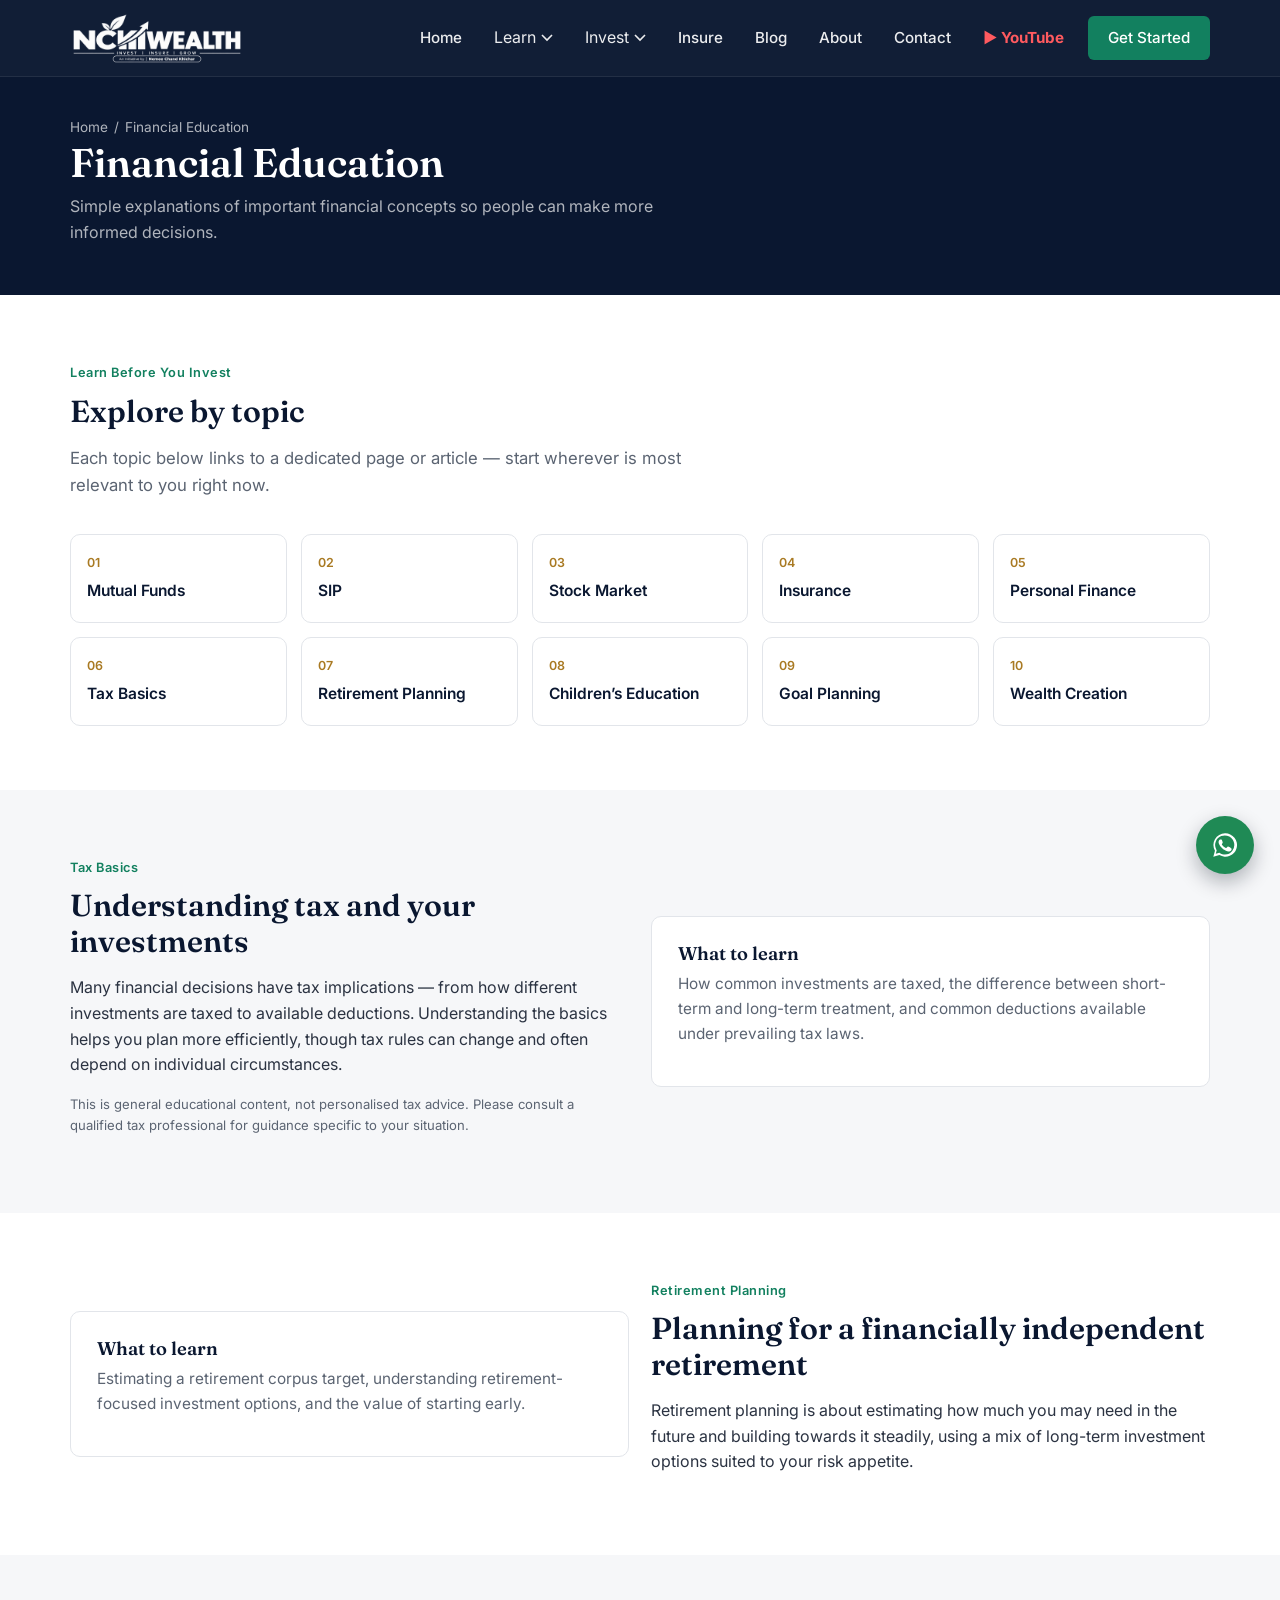
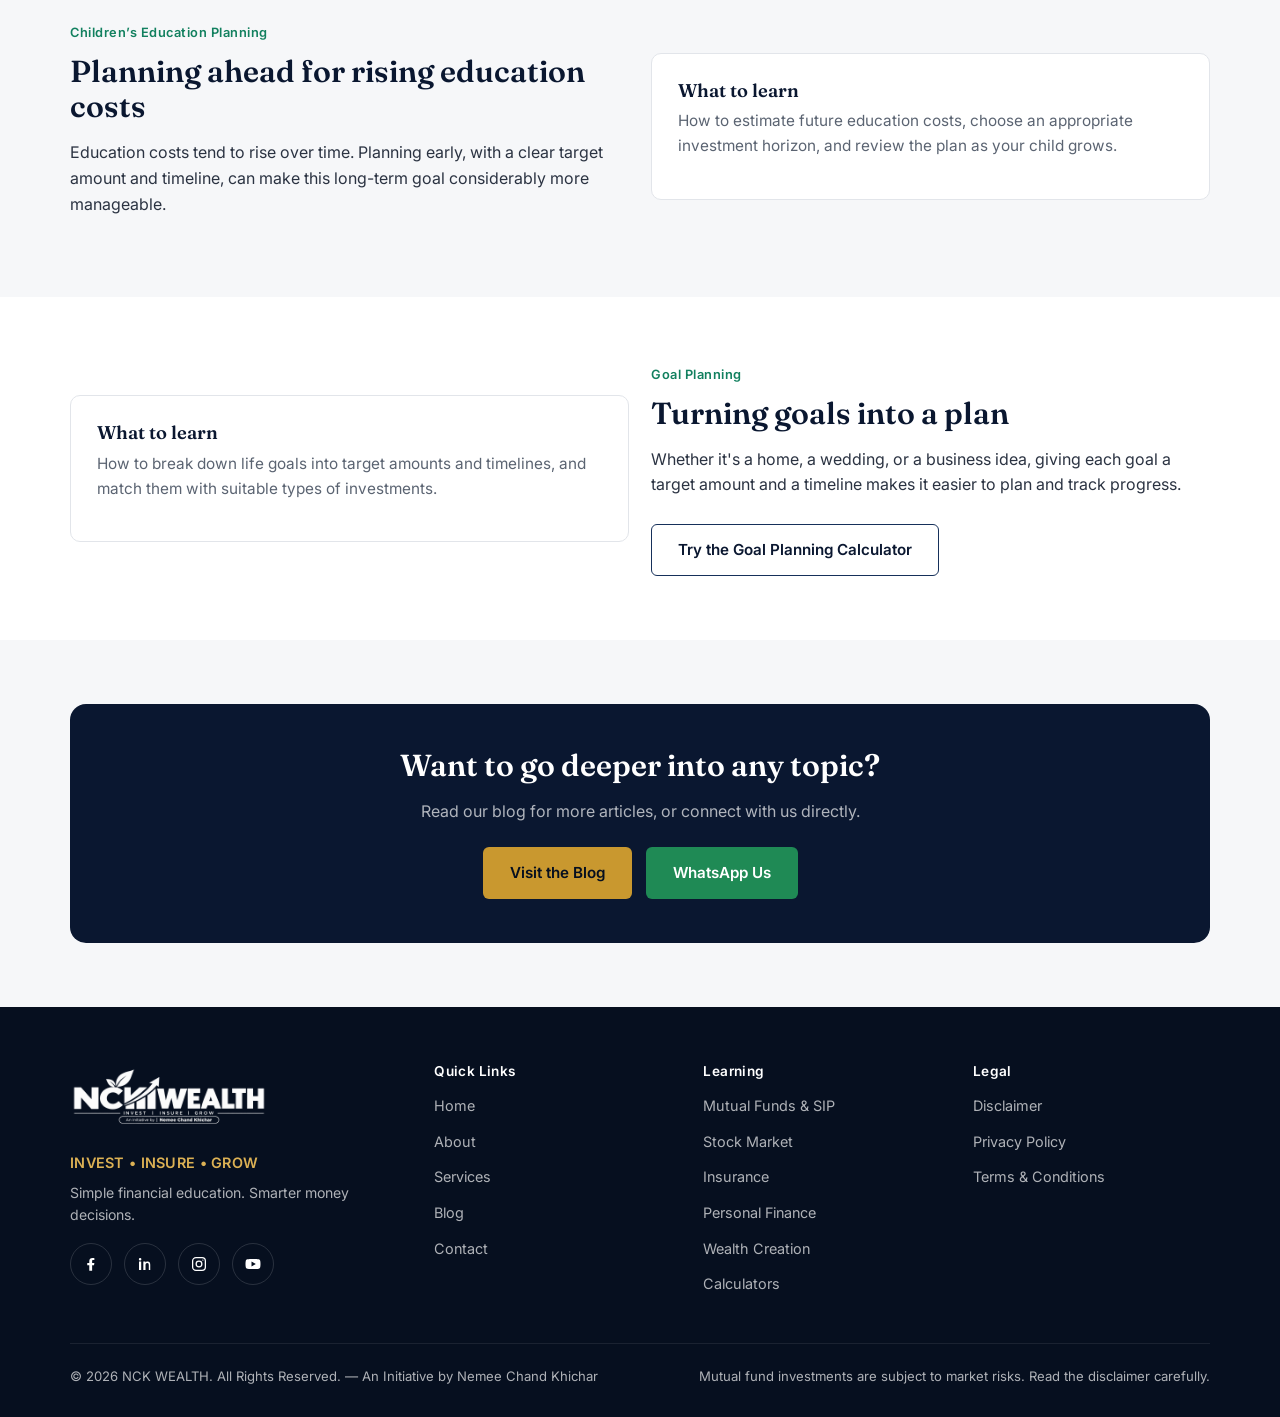
<file: financial-education.html>
<!DOCTYPE html>
<html lang="en">
<head>
<meta charset="UTF-8">
<meta name="viewport" content="width=device-width, initial-scale=1.0">
<title>Financial Education | NCK WEALTH</title>
<meta name="description" content="Simple explanations of mutual funds, SIP, stock market, insurance, tax basics, retirement and goal planning — financial education by NCK WEALTH.">
<link rel="canonical" href="https://nckwealth.com/financial-education.html">
<meta name="robots" content="index, follow">
<meta name="author" content="Nemee Chand Khichar">

<!-- Open Graph -->
<meta property="og:type" content="website">
<meta property="og:title" content="Financial Education | NCK WEALTH">
<meta property="og:description" content="Simple explanations of mutual funds, SIP, stock market, insurance, tax basics, retirement and goal planning — financial education by NCK WEALTH.">
<meta property="og:url" content="https://nckwealth.com/financial-education.html">
<meta property="og:image" content="https://nckwealth.com/images/nck-wealth-icon.png">
<meta property="og:site_name" content="NCK WEALTH">
<meta property="og:locale" content="en_IN">

<!-- Twitter / X -->
<meta name="twitter:card" content="summary_large_image">
<meta name="twitter:title" content="Financial Education | NCK WEALTH">
<meta name="twitter:description" content="Simple explanations of mutual funds, SIP, stock market, insurance, tax basics, retirement and goal planning — financial education by NCK WEALTH.">
<meta name="twitter:image" content="https://nckwealth.com/images/nck-wealth-icon.png">

<link rel="icon" type="image/png" sizes="32x32" href="favicon/favicon-32x32.png">
<link rel="icon" type="image/png" sizes="16x16" href="favicon/favicon-16x16.png">
<link rel="apple-touch-icon" sizes="180x180" href="favicon/favicon-180x180.png">

<link rel="preconnect" href="https://fonts.googleapis.com">
<link rel="preconnect" href="https://fonts.gstatic.com" crossorigin>
<link href="https://fonts.googleapis.com/css2?family=Fraunces:wght@500;600;700&family=Inter:wght@400;500;600;700&display=swap" rel="stylesheet">

<link rel="stylesheet" href="css/style.css">

</head>
<body data-page="financial-education">
<a class="skip-link" href="#main-content">Skip to main content</a>

<header class="site-header">
  <div class="nav-wrap">
    <a class="brand" href="index.html" aria-label="NCK Wealth - Invest, Insure, Grow">
      <picture>
              <source srcset="images/nck-wealth-logo-white.webp" type="image/webp">
              <img class="brand-logo brand-logo--header" src="images/nck-wealth-logo-white.png" alt="NCK WEALTH — Invest, Insure, Grow" width="900" height="300" loading="eager" decoding="async">
            </picture>
    </a>
    <nav class="main-nav" aria-label="Primary">
      <ul>
        <li><a href="index.html" data-nav-key="home">Home</a></li>
        <li class="has-drop">
              <button class="drop-btn" aria-haspopup="true">Learn <svg viewBox="0 0 12 8" fill="none"><path d="M1 1l5 5 5-5" stroke="currentColor" stroke-width="1.6"/></svg></button>
              <div class="dropdown-panel"><a href="financial-education.html" data-nav-key="financial-education">Financial Education</a><a href="personal-finance.html" data-nav-key="personal-finance">Personal Finance</a><a href="blog.html" data-nav-key="blog">Blog</a></div>
            </li>
        <li class="has-drop">
              <button class="drop-btn" aria-haspopup="true">Invest <svg viewBox="0 0 12 8" fill="none"><path d="M1 1l5 5 5-5" stroke="currentColor" stroke-width="1.6"/></svg></button>
              <div class="dropdown-panel"><a href="mutual-funds.html" data-nav-key="mutual-funds">Mutual Funds & SIP</a><a href="stock-market.html" data-nav-key="stock-market">Stock Market</a><a href="wealth-creation.html" data-nav-key="wealth-creation">Wealth Creation</a><a href="calculators.html" data-nav-key="calculators">Calculators</a></div>
            </li>
        <li><a href="insurance.html" data-nav-key="insurance">Insure</a></li>
        <li><a href="blog.html" data-nav-key="blog">Blog</a></li>
        <li><a href="about.html" data-nav-key="about">About</a></li>
        <li><a href="contact.html" data-nav-key="contact">Contact</a></li>
        <li><a class="nav-youtube" href="#" data-youtube target="_blank" rel="noopener">▶ YouTube</a></li>
        <li><a class="nav-cta" href="contact.html">Get Started</a></li>
      </ul>
    </nav>
    <button class="nav-toggle" data-nav-toggle aria-label="Open menu" aria-expanded="false" aria-controls="mobile-nav">
      <svg viewBox="0 0 24 24" fill="none" stroke="currentColor" stroke-width="2" stroke-linecap="round"><path d="M3 6h18M3 12h18M3 18h18"/></svg>
    </button>
  </div>
  <div class="mobile-nav" id="mobile-nav" data-mobile-nav>
    
      <a href="index.html" data-nav-key="home">Home</a>
      <span class="mnav-group-label">Learn</span>
      <div class="mnav-sub">
        <a href="financial-education.html" data-nav-key="financial-education">Financial Education</a><a href="personal-finance.html" data-nav-key="personal-finance">Personal Finance</a><a href="blog.html" data-nav-key="blog">Blog</a>
      </div>
      <span class="mnav-group-label">Invest</span>
      <div class="mnav-sub">
        <a href="mutual-funds.html" data-nav-key="mutual-funds">Mutual Funds & SIP</a><a href="stock-market.html" data-nav-key="stock-market">Stock Market</a><a href="wealth-creation.html" data-nav-key="wealth-creation">Wealth Creation</a><a href="calculators.html" data-nav-key="calculators">Calculators</a>
      </div>
      <a href="insurance.html" data-nav-key="insurance">Insurance</a>
      <a href="blog.html" data-nav-key="blog">Blog</a>
      <a href="about.html" data-nav-key="about">About</a>
      <a href="contact.html" data-nav-key="contact">Contact</a>
      <a href="#" data-youtube target="_blank" rel="noopener">▶ YouTube</a>
      <div class="mnav-cta"><a class="btn btn-gold btn-block" href="contact.html">Get Started</a></div>
    
  </div>
</header>

<main id="main-content">
  <section class="page-header">
    <div class="container">
      <nav class="breadcrumb"><a href="index.html">Home</a><span>/</span>Financial Education</nav>
      <h1>Financial Education</h1>
      <p>Simple explanations of important financial concepts so people can make more informed decisions.</p>
    </div>
  </section>

  <section class="section">
    <div class="container">
      <div class="section-head">
        <span class="eyebrow">Learn Before You Invest</span>
        <h2>Explore by topic</h2>
        <p>Each topic below links to a dedicated page or article &mdash; start wherever is most relevant to you right now.</p>
      </div>
      <div class="category-grid">
        <a class="category-pill" href="mutual-funds.html"><span class="cat-index">01</span><span class="cat-name">Mutual Funds</span></a>
        <a class="category-pill" href="mutual-funds.html#sip"><span class="cat-index">02</span><span class="cat-name">SIP</span></a>
        <a class="category-pill" href="stock-market.html"><span class="cat-index">03</span><span class="cat-name">Stock Market</span></a>
        <a class="category-pill" href="insurance.html"><span class="cat-index">04</span><span class="cat-name">Insurance</span></a>
        <a class="category-pill" href="personal-finance.html"><span class="cat-index">05</span><span class="cat-name">Personal Finance</span></a>
        <a class="category-pill" href="#tax"><span class="cat-index">06</span><span class="cat-name">Tax Basics</span></a>
        <a class="category-pill" href="#retirement"><span class="cat-index">07</span><span class="cat-name">Retirement Planning</span></a>
        <a class="category-pill" href="#education-planning"><span class="cat-index">08</span><span class="cat-name">Children&rsquo;s Education</span></a>
        <a class="category-pill" href="#goals"><span class="cat-index">09</span><span class="cat-name">Goal Planning</span></a>
        <a class="category-pill" href="wealth-creation.html"><span class="cat-index">10</span><span class="cat-name">Wealth Creation</span></a>
      </div>
    </div>
  </section>

  <section class="section section-alt" id="tax">
    <div class="container">
      <div class="grid grid-2" style="align-items:center;">
        <div>
          <span class="eyebrow">Tax Basics</span>
          <h2>Understanding tax and your investments</h2>
          <p>Many financial decisions have tax implications &mdash; from how different investments are taxed to available deductions. Understanding the basics helps you plan more efficiently, though tax rules can change and often depend on individual circumstances.</p>
          <p class="form-note">This is general educational content, not personalised tax advice. Please consult a qualified tax professional for guidance specific to your situation.</p>
        </div>
        <div class="card"><h3>What to learn</h3><p>How common investments are taxed, the difference between short-term and long-term treatment, and common deductions available under prevailing tax laws.</p></div>
      </div>
    </div>
  </section>

  <section class="section" id="retirement">
    <div class="container">
      <div class="grid grid-2" style="align-items:center;">
        <div class="card"><h3>What to learn</h3><p>Estimating a retirement corpus target, understanding retirement-focused investment options, and the value of starting early.</p></div>
        <div>
          <span class="eyebrow">Retirement Planning</span>
          <h2>Planning for a financially independent retirement</h2>
          <p>Retirement planning is about estimating how much you may need in the future and building towards it steadily, using a mix of long-term investment options suited to your risk appetite.</p>
        </div>
      </div>
    </div>
  </section>

  <section class="section section-alt" id="education-planning">
    <div class="container">
      <div class="grid grid-2" style="align-items:center;">
        <div>
          <span class="eyebrow">Children&rsquo;s Education Planning</span>
          <h2>Planning ahead for rising education costs</h2>
          <p>Education costs tend to rise over time. Planning early, with a clear target amount and timeline, can make this long-term goal considerably more manageable.</p>
        </div>
        <div class="card"><h3>What to learn</h3><p>How to estimate future education costs, choose an appropriate investment horizon, and review the plan as your child grows.</p></div>
      </div>
    </div>
  </section>

  <section class="section" id="goals">
    <div class="container">
      <div class="grid grid-2" style="align-items:center;">
        <div class="card"><h3>What to learn</h3><p>How to break down life goals into target amounts and timelines, and match them with suitable types of investments.</p></div>
        <div>
          <span class="eyebrow">Goal Planning</span>
          <h2>Turning goals into a plan</h2>
          <p>Whether it's a home, a wedding, or a business idea, giving each goal a target amount and a timeline makes it easier to plan and track progress.</p>
          <a class="btn btn-outline-navy" href="calculators.html#goal" style="margin-top:10px;">Try the Goal Planning Calculator</a>
        </div>
      </div>
    </div>
  </section>

  <section class="section section-alt">
    <div class="container">
      <div class="cta-band">
        <h2>Want to go deeper into any topic?</h2>
        <p>Read our blog for more articles, or connect with us directly.</p>
        <div class="cta-actions">
          <a class="btn btn-gold" href="blog.html">Visit the Blog</a>
          <a class="btn btn-whatsapp" data-wa-link href="#" target="_blank" rel="noopener">WhatsApp Us</a>
        </div>
      </div>
    </div>
  </section>
</main>

<footer class="site-footer">
  <div class="container">
    <div class="footer-grid">
      <div class="footer-brand">
        <a href="index.html" aria-label="NCK Wealth - Invest, Insure, Grow" style="display:inline-flex;">
          <picture>
              <source srcset="images/nck-wealth-logo-white.webp" type="image/webp">
              <img class="brand-logo brand-logo--footer" src="images/nck-wealth-logo-white.png" alt="NCK WEALTH — Invest, Insure, Grow" width="900" height="300" loading="eager" decoding="async">
            </picture>
        </a>
        <div class="foot-tagline">INVEST &bull; INSURE &bull; GROW</div>
        <p>Simple financial education. Smarter money decisions.</p>
        <div class="social-row" style="margin-top:16px;">
          <a class="social-icon" href="#" data-facebook target="_blank" rel="noopener" aria-label="NCK WEALTH on Facebook">
            <svg viewBox="0 0 24 24" fill="currentColor"><path d="M13.5 21v-7.5h2.5l.5-3H13.5V8.3c0-.9.2-1.5 1.6-1.5H16.5V4.2C16.2 4.1 15.1 4 13.9 4c-2.5 0-4.2 1.5-4.2 4.3v2.2H7v3h2.7V21h3.8z"/></svg>
          </a>
          <a class="social-icon" href="#" data-linkedin target="_blank" rel="noopener" aria-label="NCK WEALTH on LinkedIn">
            <svg viewBox="0 0 24 24" fill="currentColor"><path d="M6.94 8.5H4V20h2.94V8.5zM5.47 4a1.7 1.7 0 100 3.4 1.7 1.7 0 000-3.4zM20 20h-2.94v-6.03c0-1.44-.03-3.3-2.02-3.3-2.02 0-2.33 1.58-2.33 3.2V20H9.77V8.5h2.82v1.57h.04c.39-.74 1.36-1.53 2.8-1.53 3 0 3.55 1.97 3.55 4.54V20z"/></svg>
          </a>
          <a class="social-icon" href="#" data-instagram target="_blank" rel="noopener" aria-label="NCK WEALTH on Instagram">
            <svg viewBox="0 0 24 24" fill="none" stroke="currentColor" stroke-width="1.7"><rect x="3.5" y="3.5" width="17" height="17" rx="4.5"/><circle cx="12" cy="12" r="3.8"/><circle cx="17.2" cy="6.8" r="0.9" fill="currentColor" stroke="none"/></svg>
          </a>
          <a class="social-icon" href="#" data-youtube target="_blank" rel="noopener" aria-label="NCK WEALTH on YouTube">
            <svg viewBox="0 0 24 24" fill="currentColor"><path d="M21.6 7.7c-.2-1-1-1.7-2-1.9C17.9 5.4 12 5.4 12 5.4s-5.9 0-7.6.4c-1 .2-1.8.9-2 1.9C2 9.4 2 12 2 12s0 2.6.4 4.3c.2 1 1 1.7 2 1.9 1.7.4 7.6.4 7.6.4s5.9 0 7.6-.4c1-.2 1.8-.9 2-1.9.4-1.7.4-4.3.4-4.3s0-2.6-.4-4.3zM10 15.2V8.8L15.8 12 10 15.2z"/></svg>
          </a>
        </div>
      </div>
      <div class="footer-col">
        <h4>Quick Links</h4>
        <ul>
          <li><a href="index.html">Home</a></li>
          <li><a href="about.html">About</a></li>
          <li><a href="financial-education.html">Services</a></li>
          <li><a href="blog.html">Blog</a></li>
          <li><a href="contact.html">Contact</a></li>
        </ul>
      </div>
      <div class="footer-col">
        <h4>Learning</h4>
        <ul>
          <li><a href="mutual-funds.html">Mutual Funds &amp; SIP</a></li>
          <li><a href="stock-market.html">Stock Market</a></li>
          <li><a href="insurance.html">Insurance</a></li>
          <li><a href="personal-finance.html">Personal Finance</a></li>
          <li><a href="wealth-creation.html">Wealth Creation</a></li>
          <li><a href="calculators.html">Calculators</a></li>
        </ul>
      </div>
      <div class="footer-col">
        <h4>Legal</h4>
        <ul>
          <li><a href="disclaimer.html">Disclaimer</a></li>
          <li><a href="privacy-policy.html">Privacy Policy</a></li>
          <li><a href="terms.html">Terms &amp; Conditions</a></li>
        </ul>
      </div>
    </div>
    <div class="footer-bottom">
      <span>&copy; <span data-year>2026</span> NCK WEALTH. All Rights Reserved. &mdash; An Initiative by Nemee Chand Khichar</span>
      <span>Mutual fund investments are subject to market risks. Read the <a href="disclaimer.html">disclaimer</a> carefully.</span>
    </div>
  </div>
</footer>

<a class="wa-float" data-wa-link aria-label="Chat with NCK WEALTH on WhatsApp" href="#" target="_blank" rel="noopener">
  <svg viewBox="0 0 24 24" fill="currentColor"><path d="M12 2a10 10 0 00-8.6 15L2 22l5.2-1.4A10 10 0 1012 2zm0 18.2c-1.6 0-3.1-.4-4.5-1.3l-.3-.2-3.1.8.8-3-.2-.3A8.2 8.2 0 1112 20.2zm4.5-6.1c-.2-.1-1.5-.7-1.7-.8-.2-.1-.4-.1-.6.1s-.7.8-.9 1c-.2.2-.3.2-.6.1a6.7 6.7 0 01-2-1.2 7.4 7.4 0 01-1.4-1.7c-.1-.2 0-.4.1-.5l.4-.5c.1-.2.2-.3.2-.5.1-.2 0-.4 0-.5s-.6-1.5-.8-2c-.2-.5-.4-.4-.6-.4h-.5c-.2 0-.5.1-.7.3-.2.2-.9.9-.9 2.2s1 2.6 1.1 2.8c.1.2 2 3 4.8 4.3.7.3 1.2.5 1.6.6.7.2 1.3.2 1.8.1.5-.1 1.5-.6 1.7-1.2.2-.6.2-1.1.1-1.2-.1-.1-.3-.2-.5-.3z"/></svg>
</a>

<script src="js/config.js"></script>
<script src="js/main.js"></script>
<script src="js/tracking.js"></script>
</body>
</html>
</file>
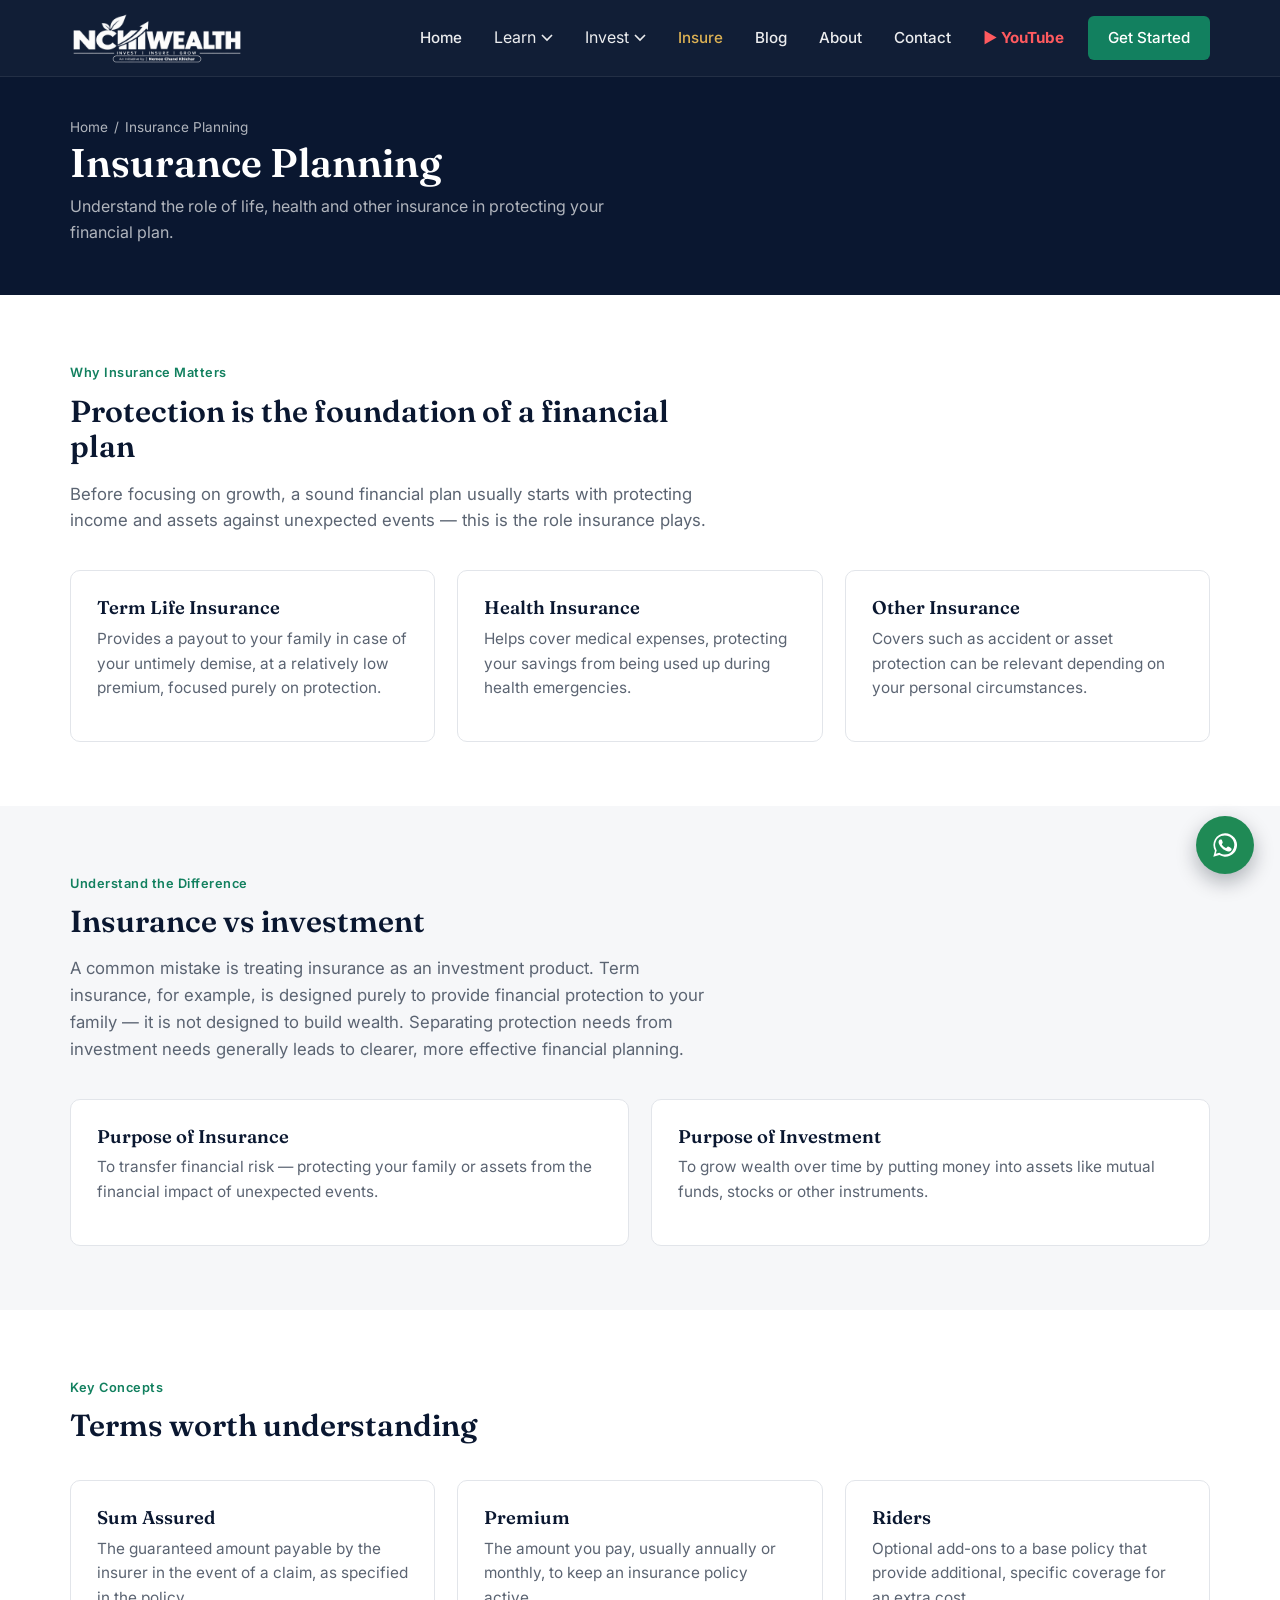
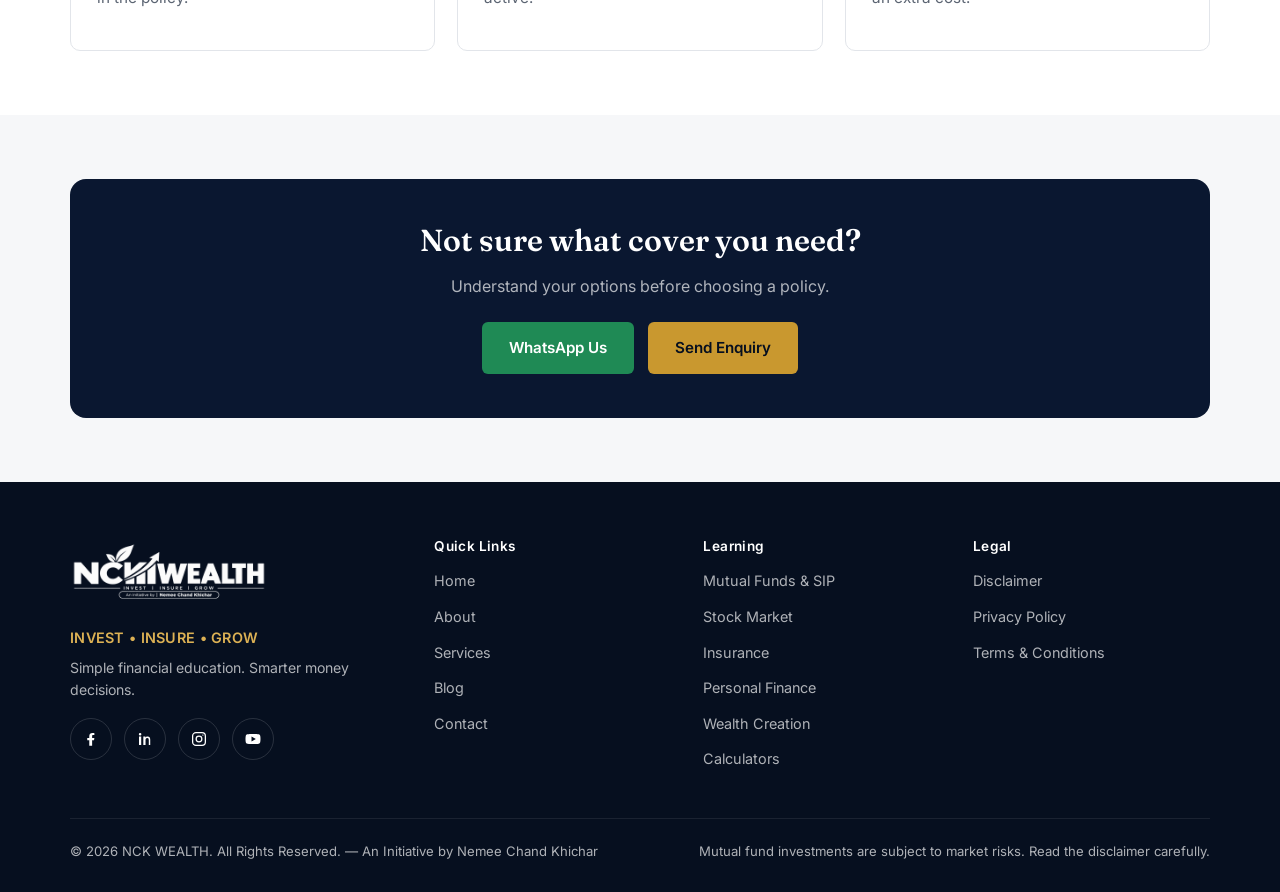
<file: insurance.html>
<!DOCTYPE html>
<html lang="en">
<head>
<meta charset="UTF-8">
<meta name="viewport" content="width=device-width, initial-scale=1.0">
<title>Insurance Planning — Life, Health & More | NCK WEALTH</title>
<meta name="description" content="Understand the role of life, health and other insurance in protecting your financial plan, explained simply by NCK WEALTH.">
<link rel="canonical" href="https://nckwealth.com/insurance.html">
<meta name="robots" content="index, follow">
<meta name="author" content="Nemee Chand Khichar">

<!-- Open Graph -->
<meta property="og:type" content="website">
<meta property="og:title" content="Insurance Planning — Life, Health & More | NCK WEALTH">
<meta property="og:description" content="Understand the role of life, health and other insurance in protecting your financial plan, explained simply by NCK WEALTH.">
<meta property="og:url" content="https://nckwealth.com/insurance.html">
<meta property="og:image" content="https://nckwealth.com/images/nck-wealth-icon.png">
<meta property="og:site_name" content="NCK WEALTH">
<meta property="og:locale" content="en_IN">

<!-- Twitter / X -->
<meta name="twitter:card" content="summary_large_image">
<meta name="twitter:title" content="Insurance Planning — Life, Health & More | NCK WEALTH">
<meta name="twitter:description" content="Understand the role of life, health and other insurance in protecting your financial plan, explained simply by NCK WEALTH.">
<meta name="twitter:image" content="https://nckwealth.com/images/nck-wealth-icon.png">

<link rel="icon" type="image/png" sizes="32x32" href="favicon/favicon-32x32.png">
<link rel="icon" type="image/png" sizes="16x16" href="favicon/favicon-16x16.png">
<link rel="apple-touch-icon" sizes="180x180" href="favicon/favicon-180x180.png">

<link rel="preconnect" href="https://fonts.googleapis.com">
<link rel="preconnect" href="https://fonts.gstatic.com" crossorigin>
<link href="https://fonts.googleapis.com/css2?family=Fraunces:wght@500;600;700&family=Inter:wght@400;500;600;700&display=swap" rel="stylesheet">

<link rel="stylesheet" href="css/style.css">

</head>
<body data-page="insurance">
<a class="skip-link" href="#main-content">Skip to main content</a>

<header class="site-header">
  <div class="nav-wrap">
    <a class="brand" href="index.html" aria-label="NCK Wealth - Invest, Insure, Grow">
      <picture>
              <source srcset="images/nck-wealth-logo-white.webp" type="image/webp">
              <img class="brand-logo brand-logo--header" src="images/nck-wealth-logo-white.png" alt="NCK WEALTH — Invest, Insure, Grow" width="900" height="300" loading="eager" decoding="async">
            </picture>
    </a>
    <nav class="main-nav" aria-label="Primary">
      <ul>
        <li><a href="index.html" data-nav-key="home">Home</a></li>
        <li class="has-drop">
              <button class="drop-btn" aria-haspopup="true">Learn <svg viewBox="0 0 12 8" fill="none"><path d="M1 1l5 5 5-5" stroke="currentColor" stroke-width="1.6"/></svg></button>
              <div class="dropdown-panel"><a href="financial-education.html" data-nav-key="financial-education">Financial Education</a><a href="personal-finance.html" data-nav-key="personal-finance">Personal Finance</a><a href="blog.html" data-nav-key="blog">Blog</a></div>
            </li>
        <li class="has-drop">
              <button class="drop-btn" aria-haspopup="true">Invest <svg viewBox="0 0 12 8" fill="none"><path d="M1 1l5 5 5-5" stroke="currentColor" stroke-width="1.6"/></svg></button>
              <div class="dropdown-panel"><a href="mutual-funds.html" data-nav-key="mutual-funds">Mutual Funds & SIP</a><a href="stock-market.html" data-nav-key="stock-market">Stock Market</a><a href="wealth-creation.html" data-nav-key="wealth-creation">Wealth Creation</a><a href="calculators.html" data-nav-key="calculators">Calculators</a></div>
            </li>
        <li><a href="insurance.html" data-nav-key="insurance">Insure</a></li>
        <li><a href="blog.html" data-nav-key="blog">Blog</a></li>
        <li><a href="about.html" data-nav-key="about">About</a></li>
        <li><a href="contact.html" data-nav-key="contact">Contact</a></li>
        <li><a class="nav-youtube" href="#" data-youtube target="_blank" rel="noopener">▶ YouTube</a></li>
        <li><a class="nav-cta" href="contact.html">Get Started</a></li>
      </ul>
    </nav>
    <button class="nav-toggle" data-nav-toggle aria-label="Open menu" aria-expanded="false" aria-controls="mobile-nav">
      <svg viewBox="0 0 24 24" fill="none" stroke="currentColor" stroke-width="2" stroke-linecap="round"><path d="M3 6h18M3 12h18M3 18h18"/></svg>
    </button>
  </div>
  <div class="mobile-nav" id="mobile-nav" data-mobile-nav>
    
      <a href="index.html" data-nav-key="home">Home</a>
      <span class="mnav-group-label">Learn</span>
      <div class="mnav-sub">
        <a href="financial-education.html" data-nav-key="financial-education">Financial Education</a><a href="personal-finance.html" data-nav-key="personal-finance">Personal Finance</a><a href="blog.html" data-nav-key="blog">Blog</a>
      </div>
      <span class="mnav-group-label">Invest</span>
      <div class="mnav-sub">
        <a href="mutual-funds.html" data-nav-key="mutual-funds">Mutual Funds & SIP</a><a href="stock-market.html" data-nav-key="stock-market">Stock Market</a><a href="wealth-creation.html" data-nav-key="wealth-creation">Wealth Creation</a><a href="calculators.html" data-nav-key="calculators">Calculators</a>
      </div>
      <a href="insurance.html" data-nav-key="insurance">Insurance</a>
      <a href="blog.html" data-nav-key="blog">Blog</a>
      <a href="about.html" data-nav-key="about">About</a>
      <a href="contact.html" data-nav-key="contact">Contact</a>
      <a href="#" data-youtube target="_blank" rel="noopener">▶ YouTube</a>
      <div class="mnav-cta"><a class="btn btn-gold btn-block" href="contact.html">Get Started</a></div>
    
  </div>
</header>

<main id="main-content">
  <section class="page-header">
    <div class="container">
      <nav class="breadcrumb"><a href="index.html">Home</a><span>/</span>Insurance Planning</nav>
      <h1>Insurance Planning</h1>
      <p>Understand the role of life, health and other insurance in protecting your financial plan.</p>
    </div>
  </section>

  <section class="section">
    <div class="container">
      <div class="section-head">
        <span class="eyebrow">Why Insurance Matters</span>
        <h2>Protection is the foundation of a financial plan</h2>
        <p>Before focusing on growth, a sound financial plan usually starts with protecting income and assets against unexpected events &mdash; this is the role insurance plays.</p>
      </div>
      <div class="grid grid-3">
        <div class="card"><h3>Term Life Insurance</h3><p>Provides a payout to your family in case of your untimely demise, at a relatively low premium, focused purely on protection.</p></div>
        <div class="card"><h3>Health Insurance</h3><p>Helps cover medical expenses, protecting your savings from being used up during health emergencies.</p></div>
        <div class="card"><h3>Other Insurance</h3><p>Covers such as accident or asset protection can be relevant depending on your personal circumstances.</p></div>
      </div>
    </div>
  </section>

  <section class="section section-alt">
    <div class="container">
      <div class="section-head">
        <span class="eyebrow">Understand the Difference</span>
        <h2>Insurance vs investment</h2>
        <p>A common mistake is treating insurance as an investment product. Term insurance, for example, is designed purely to provide financial protection to your family &mdash; it is not designed to build wealth. Separating protection needs from investment needs generally leads to clearer, more effective financial planning.</p>
      </div>
      <div class="grid grid-2">
        <div class="card">
          <h3>Purpose of Insurance</h3>
          <p>To transfer financial risk &mdash; protecting your family or assets from the financial impact of unexpected events.</p>
        </div>
        <div class="card">
          <h3>Purpose of Investment</h3>
          <p>To grow wealth over time by putting money into assets like mutual funds, stocks or other instruments.</p>
        </div>
      </div>
    </div>
  </section>

  <section class="section">
    <div class="container">
      <div class="section-head">
        <span class="eyebrow">Key Concepts</span>
        <h2>Terms worth understanding</h2>
      </div>
      <div class="grid grid-3">
        <div class="card"><h3>Sum Assured</h3><p>The guaranteed amount payable by the insurer in the event of a claim, as specified in the policy.</p></div>
        <div class="card"><h3>Premium</h3><p>The amount you pay, usually annually or monthly, to keep an insurance policy active.</p></div>
        <div class="card"><h3>Riders</h3><p>Optional add-ons to a base policy that provide additional, specific coverage for an extra cost.</p></div>
      </div>
    </div>
  </section>

  <section class="section section-alt">
    <div class="container">
      <div class="cta-band">
        <h2>Not sure what cover you need?</h2>
        <p>Understand your options before choosing a policy.</p>
        <div class="cta-actions">
          <a class="btn btn-whatsapp" data-wa-link href="#" target="_blank" rel="noopener">WhatsApp Us</a>
          <a class="btn btn-gold" href="contact.html">Send Enquiry</a>
        </div>
      </div>
    </div>
  </section>
</main>

<footer class="site-footer">
  <div class="container">
    <div class="footer-grid">
      <div class="footer-brand">
        <a href="index.html" aria-label="NCK Wealth - Invest, Insure, Grow" style="display:inline-flex;">
          <picture>
              <source srcset="images/nck-wealth-logo-white.webp" type="image/webp">
              <img class="brand-logo brand-logo--footer" src="images/nck-wealth-logo-white.png" alt="NCK WEALTH — Invest, Insure, Grow" width="900" height="300" loading="eager" decoding="async">
            </picture>
        </a>
        <div class="foot-tagline">INVEST &bull; INSURE &bull; GROW</div>
        <p>Simple financial education. Smarter money decisions.</p>
        <div class="social-row" style="margin-top:16px;">
          <a class="social-icon" href="#" data-facebook target="_blank" rel="noopener" aria-label="NCK WEALTH on Facebook">
            <svg viewBox="0 0 24 24" fill="currentColor"><path d="M13.5 21v-7.5h2.5l.5-3H13.5V8.3c0-.9.2-1.5 1.6-1.5H16.5V4.2C16.2 4.1 15.1 4 13.9 4c-2.5 0-4.2 1.5-4.2 4.3v2.2H7v3h2.7V21h3.8z"/></svg>
          </a>
          <a class="social-icon" href="#" data-linkedin target="_blank" rel="noopener" aria-label="NCK WEALTH on LinkedIn">
            <svg viewBox="0 0 24 24" fill="currentColor"><path d="M6.94 8.5H4V20h2.94V8.5zM5.47 4a1.7 1.7 0 100 3.4 1.7 1.7 0 000-3.4zM20 20h-2.94v-6.03c0-1.44-.03-3.3-2.02-3.3-2.02 0-2.33 1.58-2.33 3.2V20H9.77V8.5h2.82v1.57h.04c.39-.74 1.36-1.53 2.8-1.53 3 0 3.55 1.97 3.55 4.54V20z"/></svg>
          </a>
          <a class="social-icon" href="#" data-instagram target="_blank" rel="noopener" aria-label="NCK WEALTH on Instagram">
            <svg viewBox="0 0 24 24" fill="none" stroke="currentColor" stroke-width="1.7"><rect x="3.5" y="3.5" width="17" height="17" rx="4.5"/><circle cx="12" cy="12" r="3.8"/><circle cx="17.2" cy="6.8" r="0.9" fill="currentColor" stroke="none"/></svg>
          </a>
          <a class="social-icon" href="#" data-youtube target="_blank" rel="noopener" aria-label="NCK WEALTH on YouTube">
            <svg viewBox="0 0 24 24" fill="currentColor"><path d="M21.6 7.7c-.2-1-1-1.7-2-1.9C17.9 5.4 12 5.4 12 5.4s-5.9 0-7.6.4c-1 .2-1.8.9-2 1.9C2 9.4 2 12 2 12s0 2.6.4 4.3c.2 1 1 1.7 2 1.9 1.7.4 7.6.4 7.6.4s5.9 0 7.6-.4c1-.2 1.8-.9 2-1.9.4-1.7.4-4.3.4-4.3s0-2.6-.4-4.3zM10 15.2V8.8L15.8 12 10 15.2z"/></svg>
          </a>
        </div>
      </div>
      <div class="footer-col">
        <h4>Quick Links</h4>
        <ul>
          <li><a href="index.html">Home</a></li>
          <li><a href="about.html">About</a></li>
          <li><a href="financial-education.html">Services</a></li>
          <li><a href="blog.html">Blog</a></li>
          <li><a href="contact.html">Contact</a></li>
        </ul>
      </div>
      <div class="footer-col">
        <h4>Learning</h4>
        <ul>
          <li><a href="mutual-funds.html">Mutual Funds &amp; SIP</a></li>
          <li><a href="stock-market.html">Stock Market</a></li>
          <li><a href="insurance.html">Insurance</a></li>
          <li><a href="personal-finance.html">Personal Finance</a></li>
          <li><a href="wealth-creation.html">Wealth Creation</a></li>
          <li><a href="calculators.html">Calculators</a></li>
        </ul>
      </div>
      <div class="footer-col">
        <h4>Legal</h4>
        <ul>
          <li><a href="disclaimer.html">Disclaimer</a></li>
          <li><a href="privacy-policy.html">Privacy Policy</a></li>
          <li><a href="terms.html">Terms &amp; Conditions</a></li>
        </ul>
      </div>
    </div>
    <div class="footer-bottom">
      <span>&copy; <span data-year>2026</span> NCK WEALTH. All Rights Reserved. &mdash; An Initiative by Nemee Chand Khichar</span>
      <span>Mutual fund investments are subject to market risks. Read the <a href="disclaimer.html">disclaimer</a> carefully.</span>
    </div>
  </div>
</footer>

<a class="wa-float" data-wa-link aria-label="Chat with NCK WEALTH on WhatsApp" href="#" target="_blank" rel="noopener">
  <svg viewBox="0 0 24 24" fill="currentColor"><path d="M12 2a10 10 0 00-8.6 15L2 22l5.2-1.4A10 10 0 1012 2zm0 18.2c-1.6 0-3.1-.4-4.5-1.3l-.3-.2-3.1.8.8-3-.2-.3A8.2 8.2 0 1112 20.2zm4.5-6.1c-.2-.1-1.5-.7-1.7-.8-.2-.1-.4-.1-.6.1s-.7.8-.9 1c-.2.2-.3.2-.6.1a6.7 6.7 0 01-2-1.2 7.4 7.4 0 01-1.4-1.7c-.1-.2 0-.4.1-.5l.4-.5c.1-.2.2-.3.2-.5.1-.2 0-.4 0-.5s-.6-1.5-.8-2c-.2-.5-.4-.4-.6-.4h-.5c-.2 0-.5.1-.7.3-.2.2-.9.9-.9 2.2s1 2.6 1.1 2.8c.1.2 2 3 4.8 4.3.7.3 1.2.5 1.6.6.7.2 1.3.2 1.8.1.5-.1 1.5-.6 1.7-1.2.2-.6.2-1.1.1-1.2-.1-.1-.3-.2-.5-.3z"/></svg>
</a>

<script src="js/config.js"></script>
<script src="js/main.js"></script>
<script src="js/tracking.js"></script>
</body>
</html>
</file>
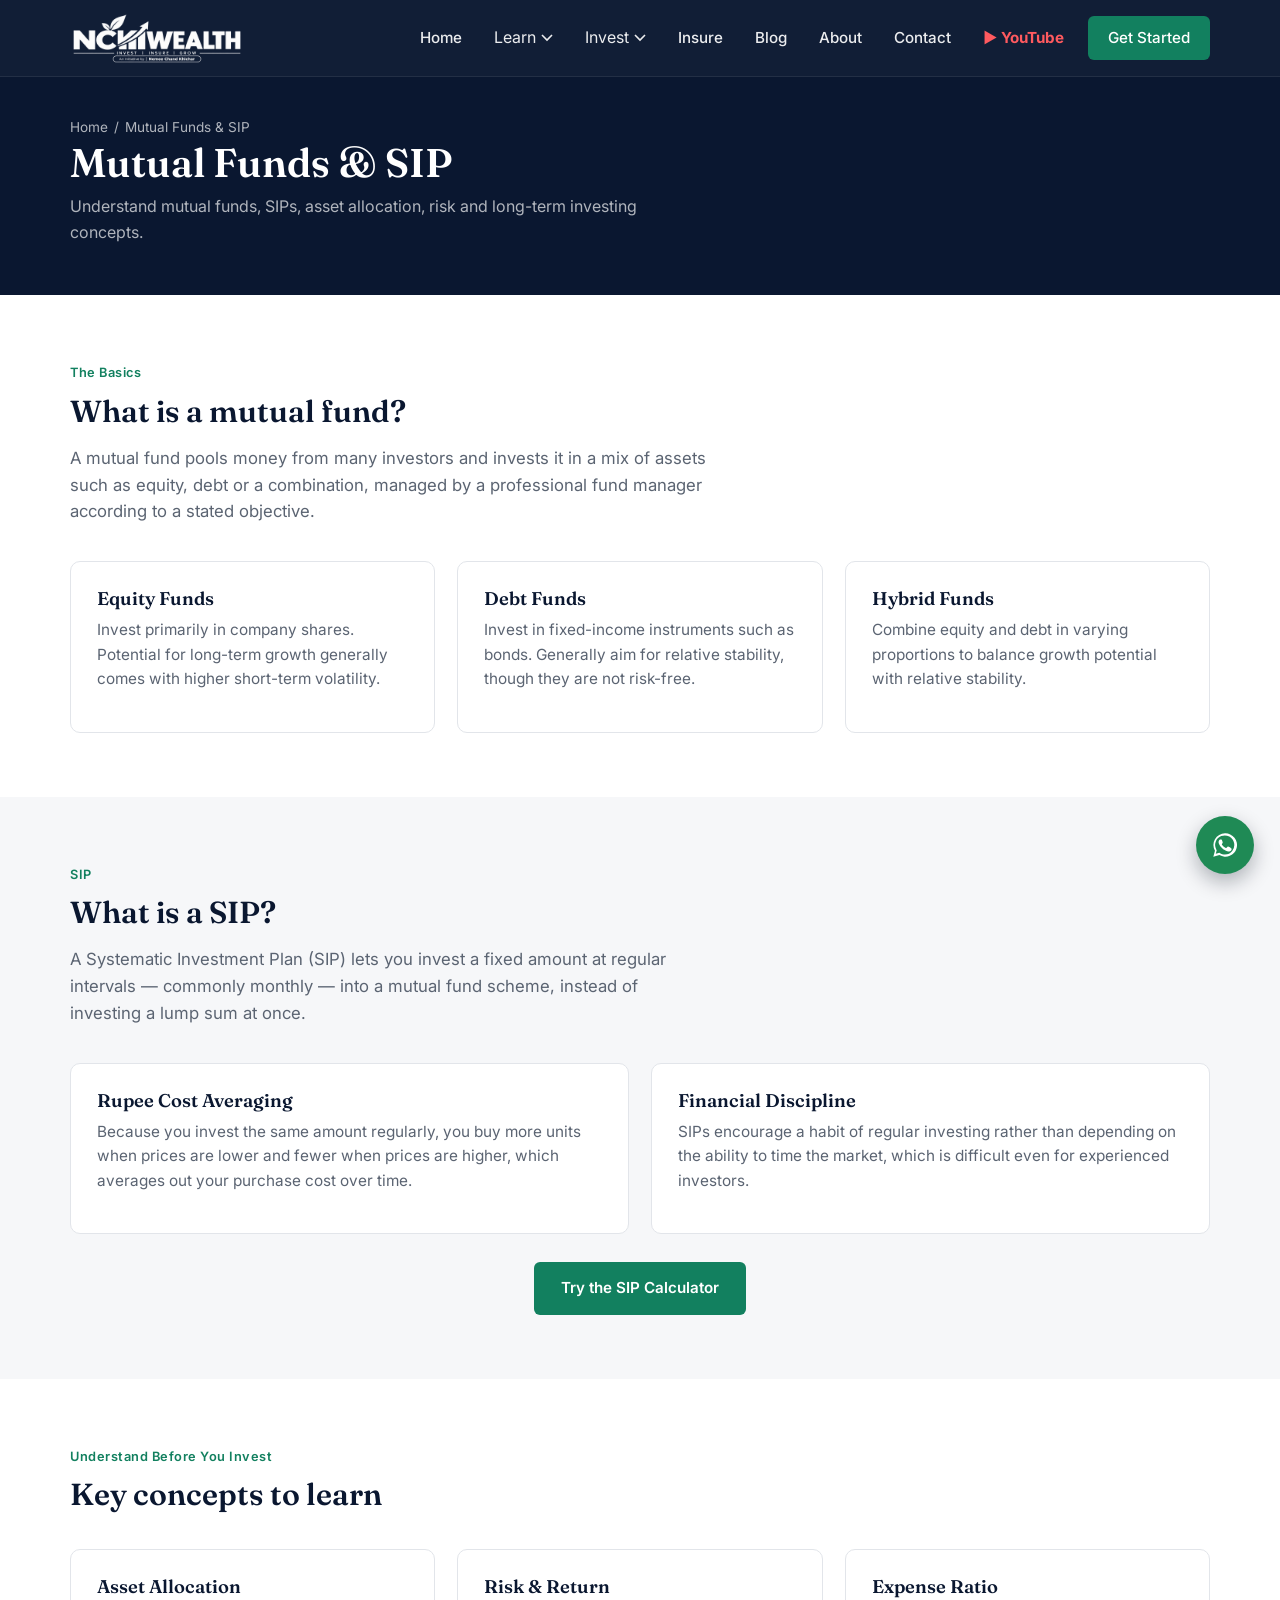
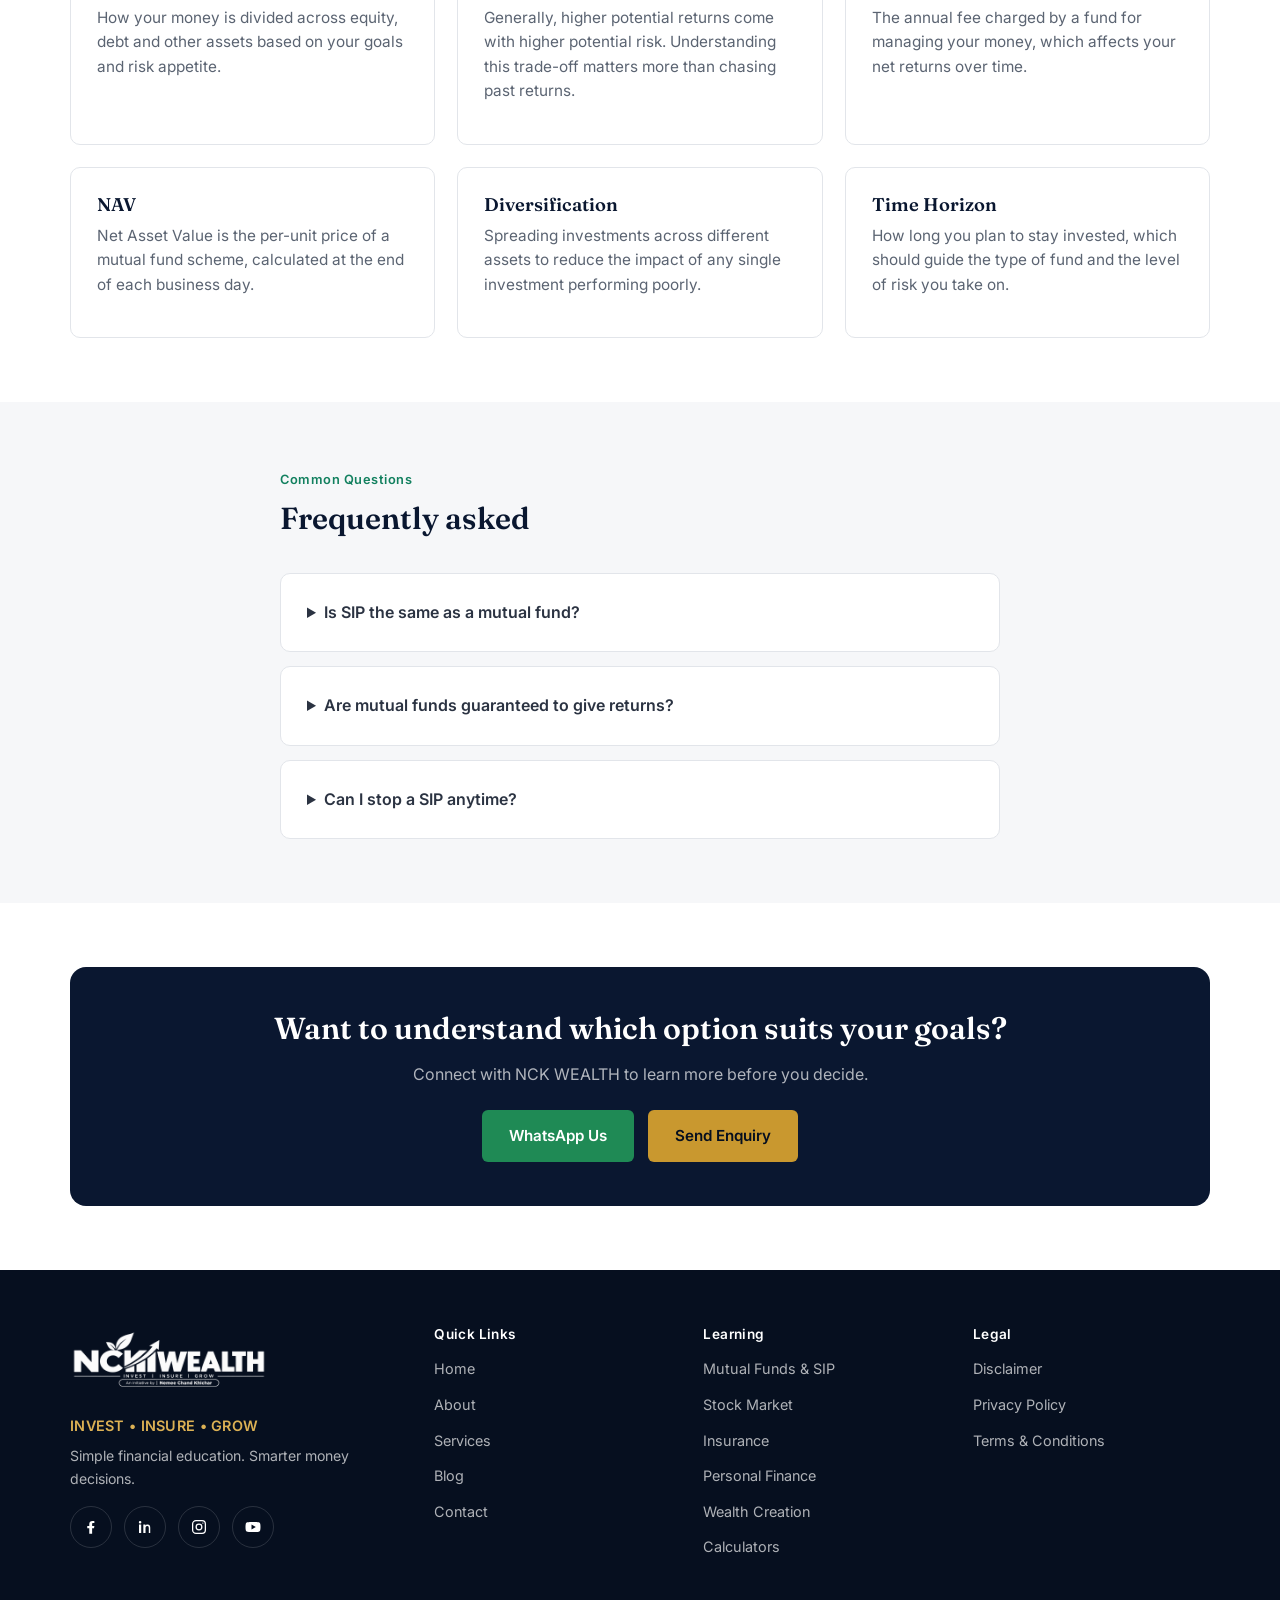
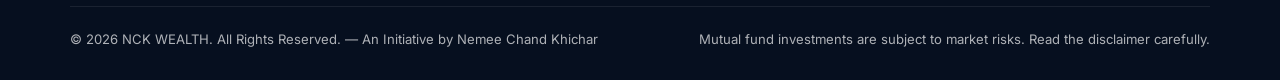
<file: mutual-funds.html>
<!DOCTYPE html>
<html lang="en">
<head>
<meta charset="UTF-8">
<meta name="viewport" content="width=device-width, initial-scale=1.0">
<title>Mutual Funds & SIP Explained Simply | NCK WEALTH</title>
<meta name="description" content="Understand mutual funds, SIPs, asset allocation, risk and long-term investing concepts with simple financial education from NCK WEALTH.">
<link rel="canonical" href="https://nckwealth.com/mutual-funds.html">
<meta name="robots" content="index, follow">
<meta name="author" content="Nemee Chand Khichar">

<!-- Open Graph -->
<meta property="og:type" content="website">
<meta property="og:title" content="Mutual Funds & SIP Explained Simply | NCK WEALTH">
<meta property="og:description" content="Understand mutual funds, SIPs, asset allocation, risk and long-term investing concepts with simple financial education from NCK WEALTH.">
<meta property="og:url" content="https://nckwealth.com/mutual-funds.html">
<meta property="og:image" content="https://nckwealth.com/images/nck-wealth-icon.png">
<meta property="og:site_name" content="NCK WEALTH">
<meta property="og:locale" content="en_IN">

<!-- Twitter / X -->
<meta name="twitter:card" content="summary_large_image">
<meta name="twitter:title" content="Mutual Funds & SIP Explained Simply | NCK WEALTH">
<meta name="twitter:description" content="Understand mutual funds, SIPs, asset allocation, risk and long-term investing concepts with simple financial education from NCK WEALTH.">
<meta name="twitter:image" content="https://nckwealth.com/images/nck-wealth-icon.png">

<link rel="icon" type="image/png" sizes="32x32" href="favicon/favicon-32x32.png">
<link rel="icon" type="image/png" sizes="16x16" href="favicon/favicon-16x16.png">
<link rel="apple-touch-icon" sizes="180x180" href="favicon/favicon-180x180.png">

<link rel="preconnect" href="https://fonts.googleapis.com">
<link rel="preconnect" href="https://fonts.gstatic.com" crossorigin>
<link href="https://fonts.googleapis.com/css2?family=Fraunces:wght@500;600;700&family=Inter:wght@400;500;600;700&display=swap" rel="stylesheet">

<link rel="stylesheet" href="css/style.css">

</head>
<body data-page="mutual-funds">
<a class="skip-link" href="#main-content">Skip to main content</a>

<header class="site-header">
  <div class="nav-wrap">
    <a class="brand" href="index.html" aria-label="NCK Wealth - Invest, Insure, Grow">
      <picture>
              <source srcset="images/nck-wealth-logo-white.webp" type="image/webp">
              <img class="brand-logo brand-logo--header" src="images/nck-wealth-logo-white.png" alt="NCK WEALTH — Invest, Insure, Grow" width="900" height="300" loading="eager" decoding="async">
            </picture>
    </a>
    <nav class="main-nav" aria-label="Primary">
      <ul>
        <li><a href="index.html" data-nav-key="home">Home</a></li>
        <li class="has-drop">
              <button class="drop-btn" aria-haspopup="true">Learn <svg viewBox="0 0 12 8" fill="none"><path d="M1 1l5 5 5-5" stroke="currentColor" stroke-width="1.6"/></svg></button>
              <div class="dropdown-panel"><a href="financial-education.html" data-nav-key="financial-education">Financial Education</a><a href="personal-finance.html" data-nav-key="personal-finance">Personal Finance</a><a href="blog.html" data-nav-key="blog">Blog</a></div>
            </li>
        <li class="has-drop">
              <button class="drop-btn" aria-haspopup="true">Invest <svg viewBox="0 0 12 8" fill="none"><path d="M1 1l5 5 5-5" stroke="currentColor" stroke-width="1.6"/></svg></button>
              <div class="dropdown-panel"><a href="mutual-funds.html" data-nav-key="mutual-funds">Mutual Funds & SIP</a><a href="stock-market.html" data-nav-key="stock-market">Stock Market</a><a href="wealth-creation.html" data-nav-key="wealth-creation">Wealth Creation</a><a href="calculators.html" data-nav-key="calculators">Calculators</a></div>
            </li>
        <li><a href="insurance.html" data-nav-key="insurance">Insure</a></li>
        <li><a href="blog.html" data-nav-key="blog">Blog</a></li>
        <li><a href="about.html" data-nav-key="about">About</a></li>
        <li><a href="contact.html" data-nav-key="contact">Contact</a></li>
        <li><a class="nav-youtube" href="#" data-youtube target="_blank" rel="noopener">▶ YouTube</a></li>
        <li><a class="nav-cta" href="contact.html">Get Started</a></li>
      </ul>
    </nav>
    <button class="nav-toggle" data-nav-toggle aria-label="Open menu" aria-expanded="false" aria-controls="mobile-nav">
      <svg viewBox="0 0 24 24" fill="none" stroke="currentColor" stroke-width="2" stroke-linecap="round"><path d="M3 6h18M3 12h18M3 18h18"/></svg>
    </button>
  </div>
  <div class="mobile-nav" id="mobile-nav" data-mobile-nav>
    
      <a href="index.html" data-nav-key="home">Home</a>
      <span class="mnav-group-label">Learn</span>
      <div class="mnav-sub">
        <a href="financial-education.html" data-nav-key="financial-education">Financial Education</a><a href="personal-finance.html" data-nav-key="personal-finance">Personal Finance</a><a href="blog.html" data-nav-key="blog">Blog</a>
      </div>
      <span class="mnav-group-label">Invest</span>
      <div class="mnav-sub">
        <a href="mutual-funds.html" data-nav-key="mutual-funds">Mutual Funds & SIP</a><a href="stock-market.html" data-nav-key="stock-market">Stock Market</a><a href="wealth-creation.html" data-nav-key="wealth-creation">Wealth Creation</a><a href="calculators.html" data-nav-key="calculators">Calculators</a>
      </div>
      <a href="insurance.html" data-nav-key="insurance">Insurance</a>
      <a href="blog.html" data-nav-key="blog">Blog</a>
      <a href="about.html" data-nav-key="about">About</a>
      <a href="contact.html" data-nav-key="contact">Contact</a>
      <a href="#" data-youtube target="_blank" rel="noopener">▶ YouTube</a>
      <div class="mnav-cta"><a class="btn btn-gold btn-block" href="contact.html">Get Started</a></div>
    
  </div>
</header>

<main id="main-content">
  <section class="page-header">
    <div class="container">
      <nav class="breadcrumb"><a href="index.html">Home</a><span>/</span>Mutual Funds &amp; SIP</nav>
      <h1>Mutual Funds &amp; SIP</h1>
      <p>Understand mutual funds, SIPs, asset allocation, risk and long-term investing concepts.</p>
    </div>
  </section>

  <section class="section">
    <div class="container">
      <div class="section-head">
        <span class="eyebrow">The Basics</span>
        <h2>What is a mutual fund?</h2>
        <p>A mutual fund pools money from many investors and invests it in a mix of assets such as equity, debt or a combination, managed by a professional fund manager according to a stated objective.</p>
      </div>
      <div class="grid grid-3">
        <div class="card">
          <h3>Equity Funds</h3>
          <p>Invest primarily in company shares. Potential for long-term growth generally comes with higher short-term volatility.</p>
        </div>
        <div class="card">
          <h3>Debt Funds</h3>
          <p>Invest in fixed-income instruments such as bonds. Generally aim for relative stability, though they are not risk-free.</p>
        </div>
        <div class="card">
          <h3>Hybrid Funds</h3>
          <p>Combine equity and debt in varying proportions to balance growth potential with relative stability.</p>
        </div>
      </div>
    </div>
  </section>

  <section class="section section-alt" id="sip">
    <div class="container">
      <div class="section-head">
        <span class="eyebrow">SIP</span>
        <h2>What is a SIP?</h2>
        <p>A Systematic Investment Plan (SIP) lets you invest a fixed amount at regular intervals &mdash; commonly monthly &mdash; into a mutual fund scheme, instead of investing a lump sum at once.</p>
      </div>
      <div class="grid grid-2">
        <div class="card">
          <h3>Rupee Cost Averaging</h3>
          <p>Because you invest the same amount regularly, you buy more units when prices are lower and fewer when prices are higher, which averages out your purchase cost over time.</p>
        </div>
        <div class="card">
          <h3>Financial Discipline</h3>
          <p>SIPs encourage a habit of regular investing rather than depending on the ability to time the market, which is difficult even for experienced investors.</p>
        </div>
      </div>
      <div class="text-center" style="margin-top:28px;">
        <a class="btn btn-primary" href="calculators.html#sip">Try the SIP Calculator</a>
      </div>
    </div>
  </section>

  <section class="section">
    <div class="container">
      <div class="section-head">
        <span class="eyebrow">Understand Before You Invest</span>
        <h2>Key concepts to learn</h2>
      </div>
      <div class="grid grid-3">
        <div class="card"><h3>Asset Allocation</h3><p>How your money is divided across equity, debt and other assets based on your goals and risk appetite.</p></div>
        <div class="card"><h3>Risk &amp; Return</h3><p>Generally, higher potential returns come with higher potential risk. Understanding this trade-off matters more than chasing past returns.</p></div>
        <div class="card"><h3>Expense Ratio</h3><p>The annual fee charged by a fund for managing your money, which affects your net returns over time.</p></div>
        <div class="card"><h3>NAV</h3><p>Net Asset Value is the per-unit price of a mutual fund scheme, calculated at the end of each business day.</p></div>
        <div class="card"><h3>Diversification</h3><p>Spreading investments across different assets to reduce the impact of any single investment performing poorly.</p></div>
        <div class="card"><h3>Time Horizon</h3><p>How long you plan to stay invested, which should guide the type of fund and the level of risk you take on.</p></div>
      </div>
    </div>
  </section>

  <section class="section section-alt">
    <div class="container-narrow">
      <div class="section-head">
        <span class="eyebrow">Common Questions</span>
        <h2>Frequently asked</h2>
      </div>
      <details class="card" style="margin-bottom:14px;"><summary style="cursor:pointer;font-weight:600;">Is SIP the same as a mutual fund?</summary><p style="margin-top:12px;color:var(--text-muted);">No. A SIP is simply a method of investing into a mutual fund at regular intervals. The mutual fund is the underlying investment; the SIP is how you contribute to it.</p></details>
      <details class="card" style="margin-bottom:14px;"><summary style="cursor:pointer;font-weight:600;">Are mutual funds guaranteed to give returns?</summary><p style="margin-top:12px;color:var(--text-muted);">No investment, including mutual funds, offers guaranteed returns. Mutual fund investments are subject to market risks, and past performance does not guarantee future results.</p></details>
      <details class="card"><summary style="cursor:pointer;font-weight:600;">Can I stop a SIP anytime?</summary><p style="margin-top:12px;color:var(--text-muted);">Generally, SIPs can be paused or stopped, though the exact process depends on the fund house and platform you use. Understand the terms before you start.</p></details>
    </div>
  </section>

  <section class="section">
    <div class="container">
      <div class="cta-band">
        <h2>Want to understand which option suits your goals?</h2>
        <p>Connect with NCK WEALTH to learn more before you decide.</p>
        <div class="cta-actions">
          <a class="btn btn-whatsapp" data-wa-link href="#" target="_blank" rel="noopener">WhatsApp Us</a>
          <a class="btn btn-gold" href="contact.html">Send Enquiry</a>
        </div>
      </div>
    </div>
  </section>
</main>

<footer class="site-footer">
  <div class="container">
    <div class="footer-grid">
      <div class="footer-brand">
        <a href="index.html" aria-label="NCK Wealth - Invest, Insure, Grow" style="display:inline-flex;">
          <picture>
              <source srcset="images/nck-wealth-logo-white.webp" type="image/webp">
              <img class="brand-logo brand-logo--footer" src="images/nck-wealth-logo-white.png" alt="NCK WEALTH — Invest, Insure, Grow" width="900" height="300" loading="eager" decoding="async">
            </picture>
        </a>
        <div class="foot-tagline">INVEST &bull; INSURE &bull; GROW</div>
        <p>Simple financial education. Smarter money decisions.</p>
        <div class="social-row" style="margin-top:16px;">
          <a class="social-icon" href="#" data-facebook target="_blank" rel="noopener" aria-label="NCK WEALTH on Facebook">
            <svg viewBox="0 0 24 24" fill="currentColor"><path d="M13.5 21v-7.5h2.5l.5-3H13.5V8.3c0-.9.2-1.5 1.6-1.5H16.5V4.2C16.2 4.1 15.1 4 13.9 4c-2.5 0-4.2 1.5-4.2 4.3v2.2H7v3h2.7V21h3.8z"/></svg>
          </a>
          <a class="social-icon" href="#" data-linkedin target="_blank" rel="noopener" aria-label="NCK WEALTH on LinkedIn">
            <svg viewBox="0 0 24 24" fill="currentColor"><path d="M6.94 8.5H4V20h2.94V8.5zM5.47 4a1.7 1.7 0 100 3.4 1.7 1.7 0 000-3.4zM20 20h-2.94v-6.03c0-1.44-.03-3.3-2.02-3.3-2.02 0-2.33 1.58-2.33 3.2V20H9.77V8.5h2.82v1.57h.04c.39-.74 1.36-1.53 2.8-1.53 3 0 3.55 1.97 3.55 4.54V20z"/></svg>
          </a>
          <a class="social-icon" href="#" data-instagram target="_blank" rel="noopener" aria-label="NCK WEALTH on Instagram">
            <svg viewBox="0 0 24 24" fill="none" stroke="currentColor" stroke-width="1.7"><rect x="3.5" y="3.5" width="17" height="17" rx="4.5"/><circle cx="12" cy="12" r="3.8"/><circle cx="17.2" cy="6.8" r="0.9" fill="currentColor" stroke="none"/></svg>
          </a>
          <a class="social-icon" href="#" data-youtube target="_blank" rel="noopener" aria-label="NCK WEALTH on YouTube">
            <svg viewBox="0 0 24 24" fill="currentColor"><path d="M21.6 7.7c-.2-1-1-1.7-2-1.9C17.9 5.4 12 5.4 12 5.4s-5.9 0-7.6.4c-1 .2-1.8.9-2 1.9C2 9.4 2 12 2 12s0 2.6.4 4.3c.2 1 1 1.7 2 1.9 1.7.4 7.6.4 7.6.4s5.9 0 7.6-.4c1-.2 1.8-.9 2-1.9.4-1.7.4-4.3.4-4.3s0-2.6-.4-4.3zM10 15.2V8.8L15.8 12 10 15.2z"/></svg>
          </a>
        </div>
      </div>
      <div class="footer-col">
        <h4>Quick Links</h4>
        <ul>
          <li><a href="index.html">Home</a></li>
          <li><a href="about.html">About</a></li>
          <li><a href="financial-education.html">Services</a></li>
          <li><a href="blog.html">Blog</a></li>
          <li><a href="contact.html">Contact</a></li>
        </ul>
      </div>
      <div class="footer-col">
        <h4>Learning</h4>
        <ul>
          <li><a href="mutual-funds.html">Mutual Funds &amp; SIP</a></li>
          <li><a href="stock-market.html">Stock Market</a></li>
          <li><a href="insurance.html">Insurance</a></li>
          <li><a href="personal-finance.html">Personal Finance</a></li>
          <li><a href="wealth-creation.html">Wealth Creation</a></li>
          <li><a href="calculators.html">Calculators</a></li>
        </ul>
      </div>
      <div class="footer-col">
        <h4>Legal</h4>
        <ul>
          <li><a href="disclaimer.html">Disclaimer</a></li>
          <li><a href="privacy-policy.html">Privacy Policy</a></li>
          <li><a href="terms.html">Terms &amp; Conditions</a></li>
        </ul>
      </div>
    </div>
    <div class="footer-bottom">
      <span>&copy; <span data-year>2026</span> NCK WEALTH. All Rights Reserved. &mdash; An Initiative by Nemee Chand Khichar</span>
      <span>Mutual fund investments are subject to market risks. Read the <a href="disclaimer.html">disclaimer</a> carefully.</span>
    </div>
  </div>
</footer>

<a class="wa-float" data-wa-link aria-label="Chat with NCK WEALTH on WhatsApp" href="#" target="_blank" rel="noopener">
  <svg viewBox="0 0 24 24" fill="currentColor"><path d="M12 2a10 10 0 00-8.6 15L2 22l5.2-1.4A10 10 0 1012 2zm0 18.2c-1.6 0-3.1-.4-4.5-1.3l-.3-.2-3.1.8.8-3-.2-.3A8.2 8.2 0 1112 20.2zm4.5-6.1c-.2-.1-1.5-.7-1.7-.8-.2-.1-.4-.1-.6.1s-.7.8-.9 1c-.2.2-.3.2-.6.1a6.7 6.7 0 01-2-1.2 7.4 7.4 0 01-1.4-1.7c-.1-.2 0-.4.1-.5l.4-.5c.1-.2.2-.3.2-.5.1-.2 0-.4 0-.5s-.6-1.5-.8-2c-.2-.5-.4-.4-.6-.4h-.5c-.2 0-.5.1-.7.3-.2.2-.9.9-.9 2.2s1 2.6 1.1 2.8c.1.2 2 3 4.8 4.3.7.3 1.2.5 1.6.6.7.2 1.3.2 1.8.1.5-.1 1.5-.6 1.7-1.2.2-.6.2-1.1.1-1.2-.1-.1-.3-.2-.5-.3z"/></svg>
</a>

<script src="js/config.js"></script>
<script src="js/main.js"></script>
<script src="js/tracking.js"></script>
</body>
</html>
</file>
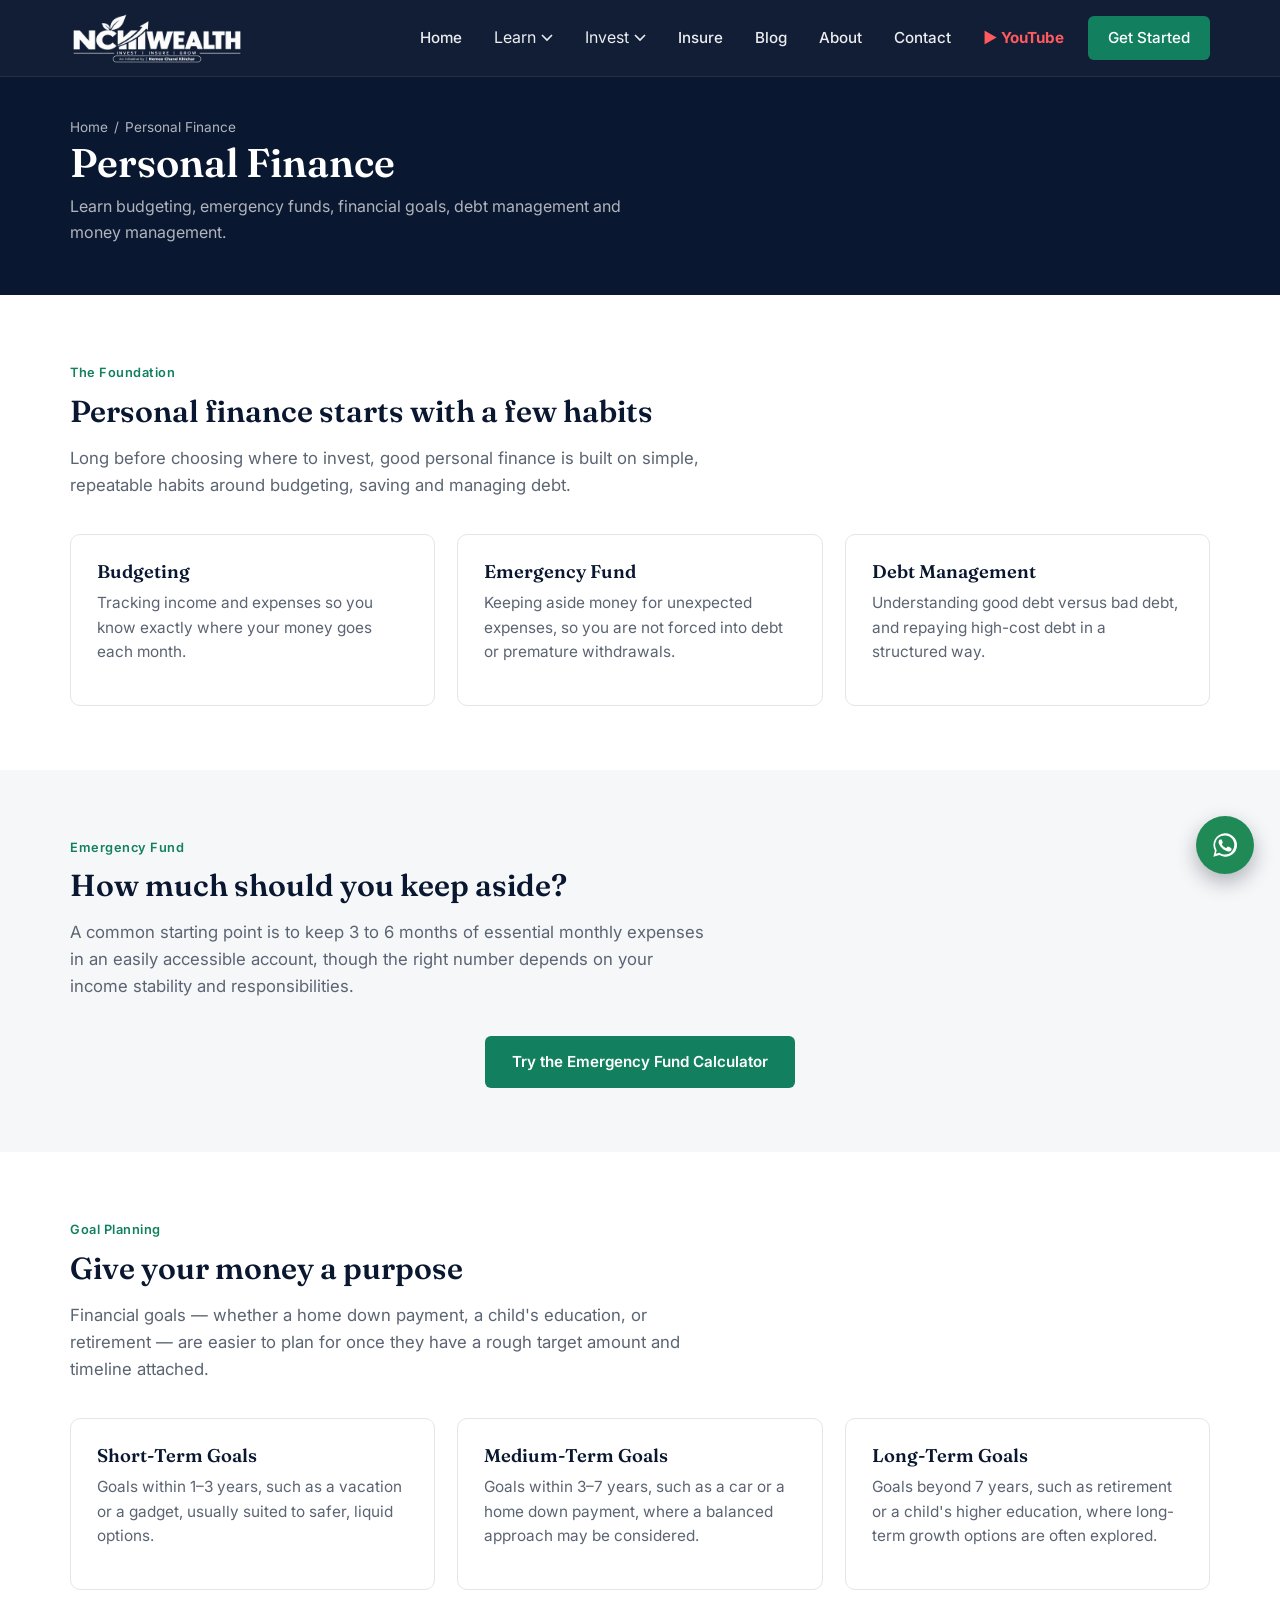
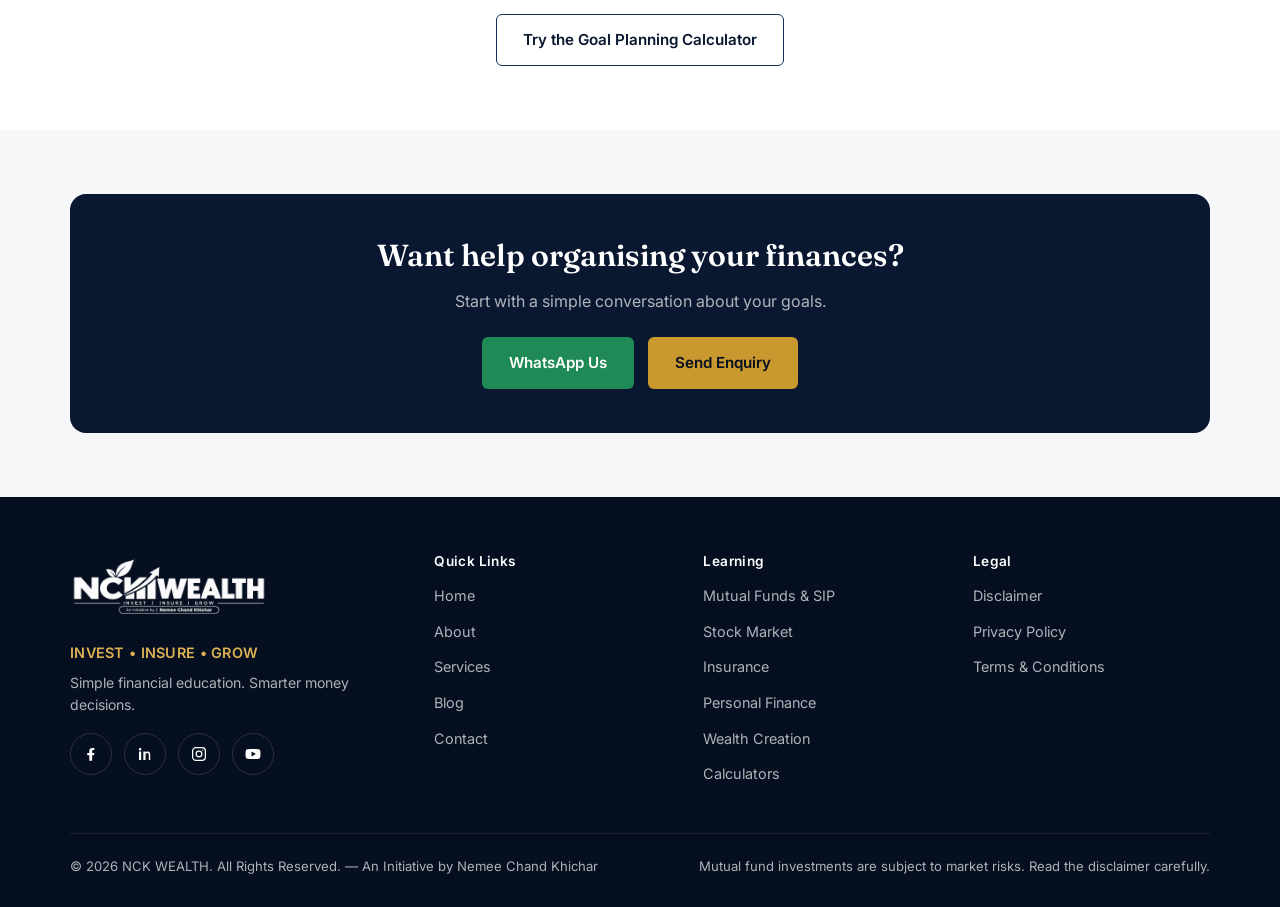
<file: personal-finance.html>
<!DOCTYPE html>
<html lang="en">
<head>
<meta charset="UTF-8">
<meta name="viewport" content="width=device-width, initial-scale=1.0">
<title>Personal Finance — Budgeting, Saving & Goals | NCK WEALTH</title>
<meta name="description" content="Learn budgeting, emergency funds, financial goals, debt management and money management with simple financial education from NCK WEALTH.">
<link rel="canonical" href="https://nckwealth.com/personal-finance.html">
<meta name="robots" content="index, follow">
<meta name="author" content="Nemee Chand Khichar">

<!-- Open Graph -->
<meta property="og:type" content="website">
<meta property="og:title" content="Personal Finance — Budgeting, Saving & Goals | NCK WEALTH">
<meta property="og:description" content="Learn budgeting, emergency funds, financial goals, debt management and money management with simple financial education from NCK WEALTH.">
<meta property="og:url" content="https://nckwealth.com/personal-finance.html">
<meta property="og:image" content="https://nckwealth.com/images/nck-wealth-icon.png">
<meta property="og:site_name" content="NCK WEALTH">
<meta property="og:locale" content="en_IN">

<!-- Twitter / X -->
<meta name="twitter:card" content="summary_large_image">
<meta name="twitter:title" content="Personal Finance — Budgeting, Saving & Goals | NCK WEALTH">
<meta name="twitter:description" content="Learn budgeting, emergency funds, financial goals, debt management and money management with simple financial education from NCK WEALTH.">
<meta name="twitter:image" content="https://nckwealth.com/images/nck-wealth-icon.png">

<link rel="icon" type="image/png" sizes="32x32" href="favicon/favicon-32x32.png">
<link rel="icon" type="image/png" sizes="16x16" href="favicon/favicon-16x16.png">
<link rel="apple-touch-icon" sizes="180x180" href="favicon/favicon-180x180.png">

<link rel="preconnect" href="https://fonts.googleapis.com">
<link rel="preconnect" href="https://fonts.gstatic.com" crossorigin>
<link href="https://fonts.googleapis.com/css2?family=Fraunces:wght@500;600;700&family=Inter:wght@400;500;600;700&display=swap" rel="stylesheet">

<link rel="stylesheet" href="css/style.css">

</head>
<body data-page="personal-finance">
<a class="skip-link" href="#main-content">Skip to main content</a>

<header class="site-header">
  <div class="nav-wrap">
    <a class="brand" href="index.html" aria-label="NCK Wealth - Invest, Insure, Grow">
      <picture>
              <source srcset="images/nck-wealth-logo-white.webp" type="image/webp">
              <img class="brand-logo brand-logo--header" src="images/nck-wealth-logo-white.png" alt="NCK WEALTH — Invest, Insure, Grow" width="900" height="300" loading="eager" decoding="async">
            </picture>
    </a>
    <nav class="main-nav" aria-label="Primary">
      <ul>
        <li><a href="index.html" data-nav-key="home">Home</a></li>
        <li class="has-drop">
              <button class="drop-btn" aria-haspopup="true">Learn <svg viewBox="0 0 12 8" fill="none"><path d="M1 1l5 5 5-5" stroke="currentColor" stroke-width="1.6"/></svg></button>
              <div class="dropdown-panel"><a href="financial-education.html" data-nav-key="financial-education">Financial Education</a><a href="personal-finance.html" data-nav-key="personal-finance">Personal Finance</a><a href="blog.html" data-nav-key="blog">Blog</a></div>
            </li>
        <li class="has-drop">
              <button class="drop-btn" aria-haspopup="true">Invest <svg viewBox="0 0 12 8" fill="none"><path d="M1 1l5 5 5-5" stroke="currentColor" stroke-width="1.6"/></svg></button>
              <div class="dropdown-panel"><a href="mutual-funds.html" data-nav-key="mutual-funds">Mutual Funds & SIP</a><a href="stock-market.html" data-nav-key="stock-market">Stock Market</a><a href="wealth-creation.html" data-nav-key="wealth-creation">Wealth Creation</a><a href="calculators.html" data-nav-key="calculators">Calculators</a></div>
            </li>
        <li><a href="insurance.html" data-nav-key="insurance">Insure</a></li>
        <li><a href="blog.html" data-nav-key="blog">Blog</a></li>
        <li><a href="about.html" data-nav-key="about">About</a></li>
        <li><a href="contact.html" data-nav-key="contact">Contact</a></li>
        <li><a class="nav-youtube" href="#" data-youtube target="_blank" rel="noopener">▶ YouTube</a></li>
        <li><a class="nav-cta" href="contact.html">Get Started</a></li>
      </ul>
    </nav>
    <button class="nav-toggle" data-nav-toggle aria-label="Open menu" aria-expanded="false" aria-controls="mobile-nav">
      <svg viewBox="0 0 24 24" fill="none" stroke="currentColor" stroke-width="2" stroke-linecap="round"><path d="M3 6h18M3 12h18M3 18h18"/></svg>
    </button>
  </div>
  <div class="mobile-nav" id="mobile-nav" data-mobile-nav>
    
      <a href="index.html" data-nav-key="home">Home</a>
      <span class="mnav-group-label">Learn</span>
      <div class="mnav-sub">
        <a href="financial-education.html" data-nav-key="financial-education">Financial Education</a><a href="personal-finance.html" data-nav-key="personal-finance">Personal Finance</a><a href="blog.html" data-nav-key="blog">Blog</a>
      </div>
      <span class="mnav-group-label">Invest</span>
      <div class="mnav-sub">
        <a href="mutual-funds.html" data-nav-key="mutual-funds">Mutual Funds & SIP</a><a href="stock-market.html" data-nav-key="stock-market">Stock Market</a><a href="wealth-creation.html" data-nav-key="wealth-creation">Wealth Creation</a><a href="calculators.html" data-nav-key="calculators">Calculators</a>
      </div>
      <a href="insurance.html" data-nav-key="insurance">Insurance</a>
      <a href="blog.html" data-nav-key="blog">Blog</a>
      <a href="about.html" data-nav-key="about">About</a>
      <a href="contact.html" data-nav-key="contact">Contact</a>
      <a href="#" data-youtube target="_blank" rel="noopener">▶ YouTube</a>
      <div class="mnav-cta"><a class="btn btn-gold btn-block" href="contact.html">Get Started</a></div>
    
  </div>
</header>

<main id="main-content">
  <section class="page-header">
    <div class="container">
      <nav class="breadcrumb"><a href="index.html">Home</a><span>/</span>Personal Finance</nav>
      <h1>Personal Finance</h1>
      <p>Learn budgeting, emergency funds, financial goals, debt management and money management.</p>
    </div>
  </section>

  <section class="section">
    <div class="container">
      <div class="section-head">
        <span class="eyebrow">The Foundation</span>
        <h2>Personal finance starts with a few habits</h2>
        <p>Long before choosing where to invest, good personal finance is built on simple, repeatable habits around budgeting, saving and managing debt.</p>
      </div>
      <div class="grid grid-3">
        <div class="card"><h3>Budgeting</h3><p>Tracking income and expenses so you know exactly where your money goes each month.</p></div>
        <div class="card"><h3>Emergency Fund</h3><p>Keeping aside money for unexpected expenses, so you are not forced into debt or premature withdrawals.</p></div>
        <div class="card"><h3>Debt Management</h3><p>Understanding good debt versus bad debt, and repaying high-cost debt in a structured way.</p></div>
      </div>
    </div>
  </section>

  <section class="section section-alt">
    <div class="container">
      <div class="section-head">
        <span class="eyebrow">Emergency Fund</span>
        <h2>How much should you keep aside?</h2>
        <p>A common starting point is to keep 3 to 6 months of essential monthly expenses in an easily accessible account, though the right number depends on your income stability and responsibilities.</p>
      </div>
      <div class="text-center">
        <a class="btn btn-primary" href="calculators.html#emergency">Try the Emergency Fund Calculator</a>
      </div>
    </div>
  </section>

  <section class="section">
    <div class="container">
      <div class="section-head">
        <span class="eyebrow">Goal Planning</span>
        <h2>Give your money a purpose</h2>
        <p>Financial goals &mdash; whether a home down payment, a child's education, or retirement &mdash; are easier to plan for once they have a rough target amount and timeline attached.</p>
      </div>
      <div class="grid grid-3">
        <div class="card"><h3>Short-Term Goals</h3><p>Goals within 1&ndash;3 years, such as a vacation or a gadget, usually suited to safer, liquid options.</p></div>
        <div class="card"><h3>Medium-Term Goals</h3><p>Goals within 3&ndash;7 years, such as a car or a home down payment, where a balanced approach may be considered.</p></div>
        <div class="card"><h3>Long-Term Goals</h3><p>Goals beyond 7 years, such as retirement or a child's higher education, where long-term growth options are often explored.</p></div>
      </div>
      <div class="text-center" style="margin-top:24px;">
        <a class="btn btn-outline-navy" href="calculators.html#goal">Try the Goal Planning Calculator</a>
      </div>
    </div>
  </section>

  <section class="section section-alt">
    <div class="container">
      <div class="cta-band">
        <h2>Want help organising your finances?</h2>
        <p>Start with a simple conversation about your goals.</p>
        <div class="cta-actions">
          <a class="btn btn-whatsapp" data-wa-link href="#" target="_blank" rel="noopener">WhatsApp Us</a>
          <a class="btn btn-gold" href="contact.html">Send Enquiry</a>
        </div>
      </div>
    </div>
  </section>
</main>

<footer class="site-footer">
  <div class="container">
    <div class="footer-grid">
      <div class="footer-brand">
        <a href="index.html" aria-label="NCK Wealth - Invest, Insure, Grow" style="display:inline-flex;">
          <picture>
              <source srcset="images/nck-wealth-logo-white.webp" type="image/webp">
              <img class="brand-logo brand-logo--footer" src="images/nck-wealth-logo-white.png" alt="NCK WEALTH — Invest, Insure, Grow" width="900" height="300" loading="eager" decoding="async">
            </picture>
        </a>
        <div class="foot-tagline">INVEST &bull; INSURE &bull; GROW</div>
        <p>Simple financial education. Smarter money decisions.</p>
        <div class="social-row" style="margin-top:16px;">
          <a class="social-icon" href="#" data-facebook target="_blank" rel="noopener" aria-label="NCK WEALTH on Facebook">
            <svg viewBox="0 0 24 24" fill="currentColor"><path d="M13.5 21v-7.5h2.5l.5-3H13.5V8.3c0-.9.2-1.5 1.6-1.5H16.5V4.2C16.2 4.1 15.1 4 13.9 4c-2.5 0-4.2 1.5-4.2 4.3v2.2H7v3h2.7V21h3.8z"/></svg>
          </a>
          <a class="social-icon" href="#" data-linkedin target="_blank" rel="noopener" aria-label="NCK WEALTH on LinkedIn">
            <svg viewBox="0 0 24 24" fill="currentColor"><path d="M6.94 8.5H4V20h2.94V8.5zM5.47 4a1.7 1.7 0 100 3.4 1.7 1.7 0 000-3.4zM20 20h-2.94v-6.03c0-1.44-.03-3.3-2.02-3.3-2.02 0-2.33 1.58-2.33 3.2V20H9.77V8.5h2.82v1.57h.04c.39-.74 1.36-1.53 2.8-1.53 3 0 3.55 1.97 3.55 4.54V20z"/></svg>
          </a>
          <a class="social-icon" href="#" data-instagram target="_blank" rel="noopener" aria-label="NCK WEALTH on Instagram">
            <svg viewBox="0 0 24 24" fill="none" stroke="currentColor" stroke-width="1.7"><rect x="3.5" y="3.5" width="17" height="17" rx="4.5"/><circle cx="12" cy="12" r="3.8"/><circle cx="17.2" cy="6.8" r="0.9" fill="currentColor" stroke="none"/></svg>
          </a>
          <a class="social-icon" href="#" data-youtube target="_blank" rel="noopener" aria-label="NCK WEALTH on YouTube">
            <svg viewBox="0 0 24 24" fill="currentColor"><path d="M21.6 7.7c-.2-1-1-1.7-2-1.9C17.9 5.4 12 5.4 12 5.4s-5.9 0-7.6.4c-1 .2-1.8.9-2 1.9C2 9.4 2 12 2 12s0 2.6.4 4.3c.2 1 1 1.7 2 1.9 1.7.4 7.6.4 7.6.4s5.9 0 7.6-.4c1-.2 1.8-.9 2-1.9.4-1.7.4-4.3.4-4.3s0-2.6-.4-4.3zM10 15.2V8.8L15.8 12 10 15.2z"/></svg>
          </a>
        </div>
      </div>
      <div class="footer-col">
        <h4>Quick Links</h4>
        <ul>
          <li><a href="index.html">Home</a></li>
          <li><a href="about.html">About</a></li>
          <li><a href="financial-education.html">Services</a></li>
          <li><a href="blog.html">Blog</a></li>
          <li><a href="contact.html">Contact</a></li>
        </ul>
      </div>
      <div class="footer-col">
        <h4>Learning</h4>
        <ul>
          <li><a href="mutual-funds.html">Mutual Funds &amp; SIP</a></li>
          <li><a href="stock-market.html">Stock Market</a></li>
          <li><a href="insurance.html">Insurance</a></li>
          <li><a href="personal-finance.html">Personal Finance</a></li>
          <li><a href="wealth-creation.html">Wealth Creation</a></li>
          <li><a href="calculators.html">Calculators</a></li>
        </ul>
      </div>
      <div class="footer-col">
        <h4>Legal</h4>
        <ul>
          <li><a href="disclaimer.html">Disclaimer</a></li>
          <li><a href="privacy-policy.html">Privacy Policy</a></li>
          <li><a href="terms.html">Terms &amp; Conditions</a></li>
        </ul>
      </div>
    </div>
    <div class="footer-bottom">
      <span>&copy; <span data-year>2026</span> NCK WEALTH. All Rights Reserved. &mdash; An Initiative by Nemee Chand Khichar</span>
      <span>Mutual fund investments are subject to market risks. Read the <a href="disclaimer.html">disclaimer</a> carefully.</span>
    </div>
  </div>
</footer>

<a class="wa-float" data-wa-link aria-label="Chat with NCK WEALTH on WhatsApp" href="#" target="_blank" rel="noopener">
  <svg viewBox="0 0 24 24" fill="currentColor"><path d="M12 2a10 10 0 00-8.6 15L2 22l5.2-1.4A10 10 0 1012 2zm0 18.2c-1.6 0-3.1-.4-4.5-1.3l-.3-.2-3.1.8.8-3-.2-.3A8.2 8.2 0 1112 20.2zm4.5-6.1c-.2-.1-1.5-.7-1.7-.8-.2-.1-.4-.1-.6.1s-.7.8-.9 1c-.2.2-.3.2-.6.1a6.7 6.7 0 01-2-1.2 7.4 7.4 0 01-1.4-1.7c-.1-.2 0-.4.1-.5l.4-.5c.1-.2.2-.3.2-.5.1-.2 0-.4 0-.5s-.6-1.5-.8-2c-.2-.5-.4-.4-.6-.4h-.5c-.2 0-.5.1-.7.3-.2.2-.9.9-.9 2.2s1 2.6 1.1 2.8c.1.2 2 3 4.8 4.3.7.3 1.2.5 1.6.6.7.2 1.3.2 1.8.1.5-.1 1.5-.6 1.7-1.2.2-.6.2-1.1.1-1.2-.1-.1-.3-.2-.5-.3z"/></svg>
</a>

<script src="js/config.js"></script>
<script src="js/main.js"></script>
<script src="js/tracking.js"></script>
</body>
</html>
</file>
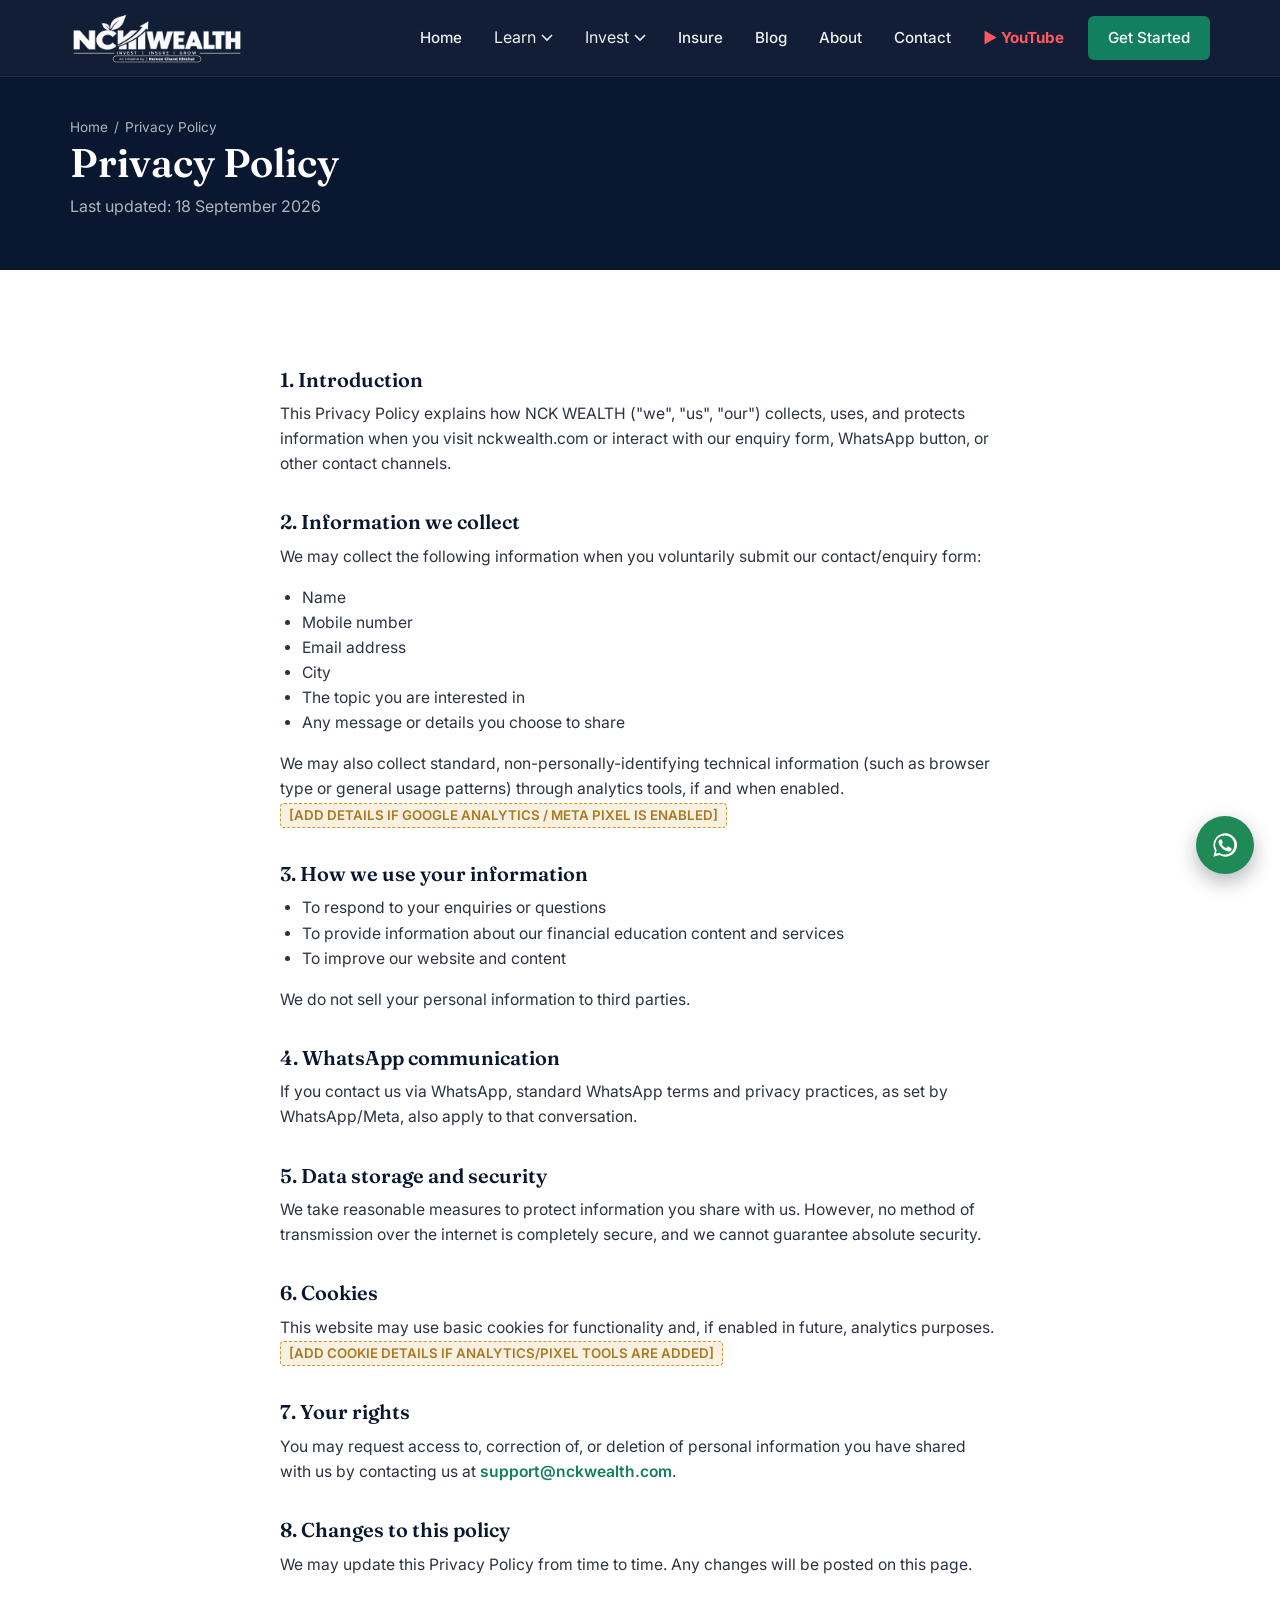
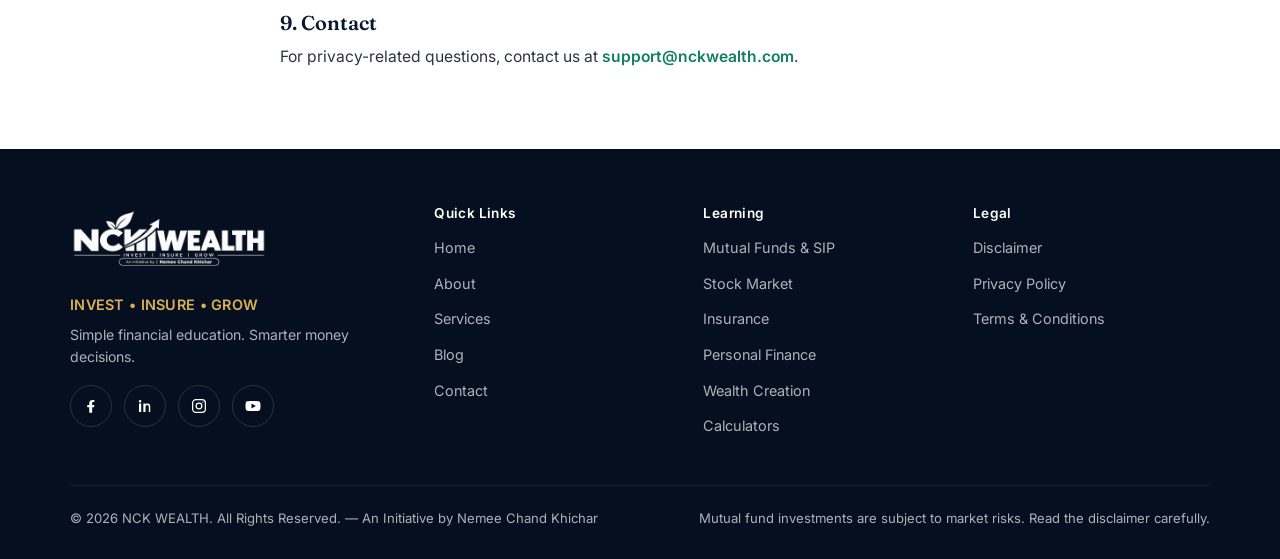
<file: privacy-policy.html>
<!DOCTYPE html>
<html lang="en">
<head>
<meta charset="UTF-8">
<meta name="viewport" content="width=device-width, initial-scale=1.0">
<title>Privacy Policy | NCK WEALTH</title>
<meta name="description" content="Read the NCK WEALTH privacy policy to understand how we collect, use and protect your information.">
<link rel="canonical" href="https://nckwealth.com/privacy-policy.html">
<meta name="robots" content="index, follow">
<meta name="author" content="Nemee Chand Khichar">

<!-- Open Graph -->
<meta property="og:type" content="website">
<meta property="og:title" content="Privacy Policy | NCK WEALTH">
<meta property="og:description" content="Read the NCK WEALTH privacy policy to understand how we collect, use and protect your information.">
<meta property="og:url" content="https://nckwealth.com/privacy-policy.html">
<meta property="og:image" content="https://nckwealth.com/images/nck-wealth-icon.png">
<meta property="og:site_name" content="NCK WEALTH">
<meta property="og:locale" content="en_IN">

<!-- Twitter / X -->
<meta name="twitter:card" content="summary_large_image">
<meta name="twitter:title" content="Privacy Policy | NCK WEALTH">
<meta name="twitter:description" content="Read the NCK WEALTH privacy policy to understand how we collect, use and protect your information.">
<meta name="twitter:image" content="https://nckwealth.com/images/nck-wealth-icon.png">

<link rel="icon" type="image/png" sizes="32x32" href="favicon/favicon-32x32.png">
<link rel="icon" type="image/png" sizes="16x16" href="favicon/favicon-16x16.png">
<link rel="apple-touch-icon" sizes="180x180" href="favicon/favicon-180x180.png">

<link rel="preconnect" href="https://fonts.googleapis.com">
<link rel="preconnect" href="https://fonts.gstatic.com" crossorigin>
<link href="https://fonts.googleapis.com/css2?family=Fraunces:wght@500;600;700&family=Inter:wght@400;500;600;700&display=swap" rel="stylesheet">

<link rel="stylesheet" href="css/style.css">

</head>
<body data-page="privacy-policy">
<a class="skip-link" href="#main-content">Skip to main content</a>

<header class="site-header">
  <div class="nav-wrap">
    <a class="brand" href="index.html" aria-label="NCK Wealth - Invest, Insure, Grow">
      <picture>
              <source srcset="images/nck-wealth-logo-white.webp" type="image/webp">
              <img class="brand-logo brand-logo--header" src="images/nck-wealth-logo-white.png" alt="NCK WEALTH — Invest, Insure, Grow" width="900" height="300" loading="eager" decoding="async">
            </picture>
    </a>
    <nav class="main-nav" aria-label="Primary">
      <ul>
        <li><a href="index.html" data-nav-key="home">Home</a></li>
        <li class="has-drop">
              <button class="drop-btn" aria-haspopup="true">Learn <svg viewBox="0 0 12 8" fill="none"><path d="M1 1l5 5 5-5" stroke="currentColor" stroke-width="1.6"/></svg></button>
              <div class="dropdown-panel"><a href="financial-education.html" data-nav-key="financial-education">Financial Education</a><a href="personal-finance.html" data-nav-key="personal-finance">Personal Finance</a><a href="blog.html" data-nav-key="blog">Blog</a></div>
            </li>
        <li class="has-drop">
              <button class="drop-btn" aria-haspopup="true">Invest <svg viewBox="0 0 12 8" fill="none"><path d="M1 1l5 5 5-5" stroke="currentColor" stroke-width="1.6"/></svg></button>
              <div class="dropdown-panel"><a href="mutual-funds.html" data-nav-key="mutual-funds">Mutual Funds & SIP</a><a href="stock-market.html" data-nav-key="stock-market">Stock Market</a><a href="wealth-creation.html" data-nav-key="wealth-creation">Wealth Creation</a><a href="calculators.html" data-nav-key="calculators">Calculators</a></div>
            </li>
        <li><a href="insurance.html" data-nav-key="insurance">Insure</a></li>
        <li><a href="blog.html" data-nav-key="blog">Blog</a></li>
        <li><a href="about.html" data-nav-key="about">About</a></li>
        <li><a href="contact.html" data-nav-key="contact">Contact</a></li>
        <li><a class="nav-youtube" href="#" data-youtube target="_blank" rel="noopener">▶ YouTube</a></li>
        <li><a class="nav-cta" href="contact.html">Get Started</a></li>
      </ul>
    </nav>
    <button class="nav-toggle" data-nav-toggle aria-label="Open menu" aria-expanded="false" aria-controls="mobile-nav">
      <svg viewBox="0 0 24 24" fill="none" stroke="currentColor" stroke-width="2" stroke-linecap="round"><path d="M3 6h18M3 12h18M3 18h18"/></svg>
    </button>
  </div>
  <div class="mobile-nav" id="mobile-nav" data-mobile-nav>
    
      <a href="index.html" data-nav-key="home">Home</a>
      <span class="mnav-group-label">Learn</span>
      <div class="mnav-sub">
        <a href="financial-education.html" data-nav-key="financial-education">Financial Education</a><a href="personal-finance.html" data-nav-key="personal-finance">Personal Finance</a><a href="blog.html" data-nav-key="blog">Blog</a>
      </div>
      <span class="mnav-group-label">Invest</span>
      <div class="mnav-sub">
        <a href="mutual-funds.html" data-nav-key="mutual-funds">Mutual Funds & SIP</a><a href="stock-market.html" data-nav-key="stock-market">Stock Market</a><a href="wealth-creation.html" data-nav-key="wealth-creation">Wealth Creation</a><a href="calculators.html" data-nav-key="calculators">Calculators</a>
      </div>
      <a href="insurance.html" data-nav-key="insurance">Insurance</a>
      <a href="blog.html" data-nav-key="blog">Blog</a>
      <a href="about.html" data-nav-key="about">About</a>
      <a href="contact.html" data-nav-key="contact">Contact</a>
      <a href="#" data-youtube target="_blank" rel="noopener">▶ YouTube</a>
      <div class="mnav-cta"><a class="btn btn-gold btn-block" href="contact.html">Get Started</a></div>
    
  </div>
</header>

<main id="main-content">
  <section class="page-header">
    <div class="container">
      <nav class="breadcrumb"><a href="index.html">Home</a><span>/</span>Privacy Policy</nav>
      <h1>Privacy Policy</h1>
      <p class="updated">Last updated: 18 September 2026</p>
    </div>
  </section>

  <section class="section">
    <div class="container-narrow legal-body">

      <h2>1. Introduction</h2>
      <p>This Privacy Policy explains how NCK WEALTH ("we", "us", "our") collects, uses, and protects information when you visit nckwealth.com or interact with our enquiry form, WhatsApp button, or other contact channels.</p>

      <h2>2. Information we collect</h2>
      <p>We may collect the following information when you voluntarily submit our contact/enquiry form:</p>
      <ul>
        <li>Name</li>
        <li>Mobile number</li>
        <li>Email address</li>
        <li>City</li>
        <li>The topic you are interested in</li>
        <li>Any message or details you choose to share</li>
      </ul>
      <p>We may also collect standard, non-personally-identifying technical information (such as browser type or general usage patterns) through analytics tools, if and when enabled. <span class="tag-placeholder">[ADD DETAILS IF GOOGLE ANALYTICS / META PIXEL IS ENABLED]</span></p>

      <h2>3. How we use your information</h2>
      <ul>
        <li>To respond to your enquiries or questions</li>
        <li>To provide information about our financial education content and services</li>
        <li>To improve our website and content</li>
      </ul>
      <p>We do not sell your personal information to third parties.</p>

      <h2>4. WhatsApp communication</h2>
      <p>If you contact us via WhatsApp, standard WhatsApp terms and privacy practices, as set by WhatsApp/Meta, also apply to that conversation.</p>

      <h2>5. Data storage and security</h2>
      <p>We take reasonable measures to protect information you share with us. However, no method of transmission over the internet is completely secure, and we cannot guarantee absolute security.</p>

      <h2>6. Cookies</h2>
      <p>This website may use basic cookies for functionality and, if enabled in future, analytics purposes. <span class="tag-placeholder">[ADD COOKIE DETAILS IF ANALYTICS/PIXEL TOOLS ARE ADDED]</span></p>

      <h2>7. Your rights</h2>
      <p>You may request access to, correction of, or deletion of personal information you have shared with us by contacting us at <a href="mailto:support@nckwealth.com" style="color:var(--emerald-600);font-weight:600;">support@nckwealth.com</a>.</p>

      <h2>8. Changes to this policy</h2>
      <p>We may update this Privacy Policy from time to time. Any changes will be posted on this page.</p>

      <h2>9. Contact</h2>
      <p>For privacy-related questions, contact us at <a href="mailto:support@nckwealth.com" style="color:var(--emerald-600);font-weight:600;">support@nckwealth.com</a>.</p>

    </div>
  </section>
</main>

<footer class="site-footer">
  <div class="container">
    <div class="footer-grid">
      <div class="footer-brand">
        <a href="index.html" aria-label="NCK Wealth - Invest, Insure, Grow" style="display:inline-flex;">
          <picture>
              <source srcset="images/nck-wealth-logo-white.webp" type="image/webp">
              <img class="brand-logo brand-logo--footer" src="images/nck-wealth-logo-white.png" alt="NCK WEALTH — Invest, Insure, Grow" width="900" height="300" loading="eager" decoding="async">
            </picture>
        </a>
        <div class="foot-tagline">INVEST &bull; INSURE &bull; GROW</div>
        <p>Simple financial education. Smarter money decisions.</p>
        <div class="social-row" style="margin-top:16px;">
          <a class="social-icon" href="#" data-facebook target="_blank" rel="noopener" aria-label="NCK WEALTH on Facebook">
            <svg viewBox="0 0 24 24" fill="currentColor"><path d="M13.5 21v-7.5h2.5l.5-3H13.5V8.3c0-.9.2-1.5 1.6-1.5H16.5V4.2C16.2 4.1 15.1 4 13.9 4c-2.5 0-4.2 1.5-4.2 4.3v2.2H7v3h2.7V21h3.8z"/></svg>
          </a>
          <a class="social-icon" href="#" data-linkedin target="_blank" rel="noopener" aria-label="NCK WEALTH on LinkedIn">
            <svg viewBox="0 0 24 24" fill="currentColor"><path d="M6.94 8.5H4V20h2.94V8.5zM5.47 4a1.7 1.7 0 100 3.4 1.7 1.7 0 000-3.4zM20 20h-2.94v-6.03c0-1.44-.03-3.3-2.02-3.3-2.02 0-2.33 1.58-2.33 3.2V20H9.77V8.5h2.82v1.57h.04c.39-.74 1.36-1.53 2.8-1.53 3 0 3.55 1.97 3.55 4.54V20z"/></svg>
          </a>
          <a class="social-icon" href="#" data-instagram target="_blank" rel="noopener" aria-label="NCK WEALTH on Instagram">
            <svg viewBox="0 0 24 24" fill="none" stroke="currentColor" stroke-width="1.7"><rect x="3.5" y="3.5" width="17" height="17" rx="4.5"/><circle cx="12" cy="12" r="3.8"/><circle cx="17.2" cy="6.8" r="0.9" fill="currentColor" stroke="none"/></svg>
          </a>
          <a class="social-icon" href="#" data-youtube target="_blank" rel="noopener" aria-label="NCK WEALTH on YouTube">
            <svg viewBox="0 0 24 24" fill="currentColor"><path d="M21.6 7.7c-.2-1-1-1.7-2-1.9C17.9 5.4 12 5.4 12 5.4s-5.9 0-7.6.4c-1 .2-1.8.9-2 1.9C2 9.4 2 12 2 12s0 2.6.4 4.3c.2 1 1 1.7 2 1.9 1.7.4 7.6.4 7.6.4s5.9 0 7.6-.4c1-.2 1.8-.9 2-1.9.4-1.7.4-4.3.4-4.3s0-2.6-.4-4.3zM10 15.2V8.8L15.8 12 10 15.2z"/></svg>
          </a>
        </div>
      </div>
      <div class="footer-col">
        <h4>Quick Links</h4>
        <ul>
          <li><a href="index.html">Home</a></li>
          <li><a href="about.html">About</a></li>
          <li><a href="financial-education.html">Services</a></li>
          <li><a href="blog.html">Blog</a></li>
          <li><a href="contact.html">Contact</a></li>
        </ul>
      </div>
      <div class="footer-col">
        <h4>Learning</h4>
        <ul>
          <li><a href="mutual-funds.html">Mutual Funds &amp; SIP</a></li>
          <li><a href="stock-market.html">Stock Market</a></li>
          <li><a href="insurance.html">Insurance</a></li>
          <li><a href="personal-finance.html">Personal Finance</a></li>
          <li><a href="wealth-creation.html">Wealth Creation</a></li>
          <li><a href="calculators.html">Calculators</a></li>
        </ul>
      </div>
      <div class="footer-col">
        <h4>Legal</h4>
        <ul>
          <li><a href="disclaimer.html">Disclaimer</a></li>
          <li><a href="privacy-policy.html">Privacy Policy</a></li>
          <li><a href="terms.html">Terms &amp; Conditions</a></li>
        </ul>
      </div>
    </div>
    <div class="footer-bottom">
      <span>&copy; <span data-year>2026</span> NCK WEALTH. All Rights Reserved. &mdash; An Initiative by Nemee Chand Khichar</span>
      <span>Mutual fund investments are subject to market risks. Read the <a href="disclaimer.html">disclaimer</a> carefully.</span>
    </div>
  </div>
</footer>

<a class="wa-float" data-wa-link aria-label="Chat with NCK WEALTH on WhatsApp" href="#" target="_blank" rel="noopener">
  <svg viewBox="0 0 24 24" fill="currentColor"><path d="M12 2a10 10 0 00-8.6 15L2 22l5.2-1.4A10 10 0 1012 2zm0 18.2c-1.6 0-3.1-.4-4.5-1.3l-.3-.2-3.1.8.8-3-.2-.3A8.2 8.2 0 1112 20.2zm4.5-6.1c-.2-.1-1.5-.7-1.7-.8-.2-.1-.4-.1-.6.1s-.7.8-.9 1c-.2.2-.3.2-.6.1a6.7 6.7 0 01-2-1.2 7.4 7.4 0 01-1.4-1.7c-.1-.2 0-.4.1-.5l.4-.5c.1-.2.2-.3.2-.5.1-.2 0-.4 0-.5s-.6-1.5-.8-2c-.2-.5-.4-.4-.6-.4h-.5c-.2 0-.5.1-.7.3-.2.2-.9.9-.9 2.2s1 2.6 1.1 2.8c.1.2 2 3 4.8 4.3.7.3 1.2.5 1.6.6.7.2 1.3.2 1.8.1.5-.1 1.5-.6 1.7-1.2.2-.6.2-1.1.1-1.2-.1-.1-.3-.2-.5-.3z"/></svg>
</a>

<script src="js/config.js"></script>
<script src="js/main.js"></script>
<script src="js/tracking.js"></script>
</body>
</html>
</file>
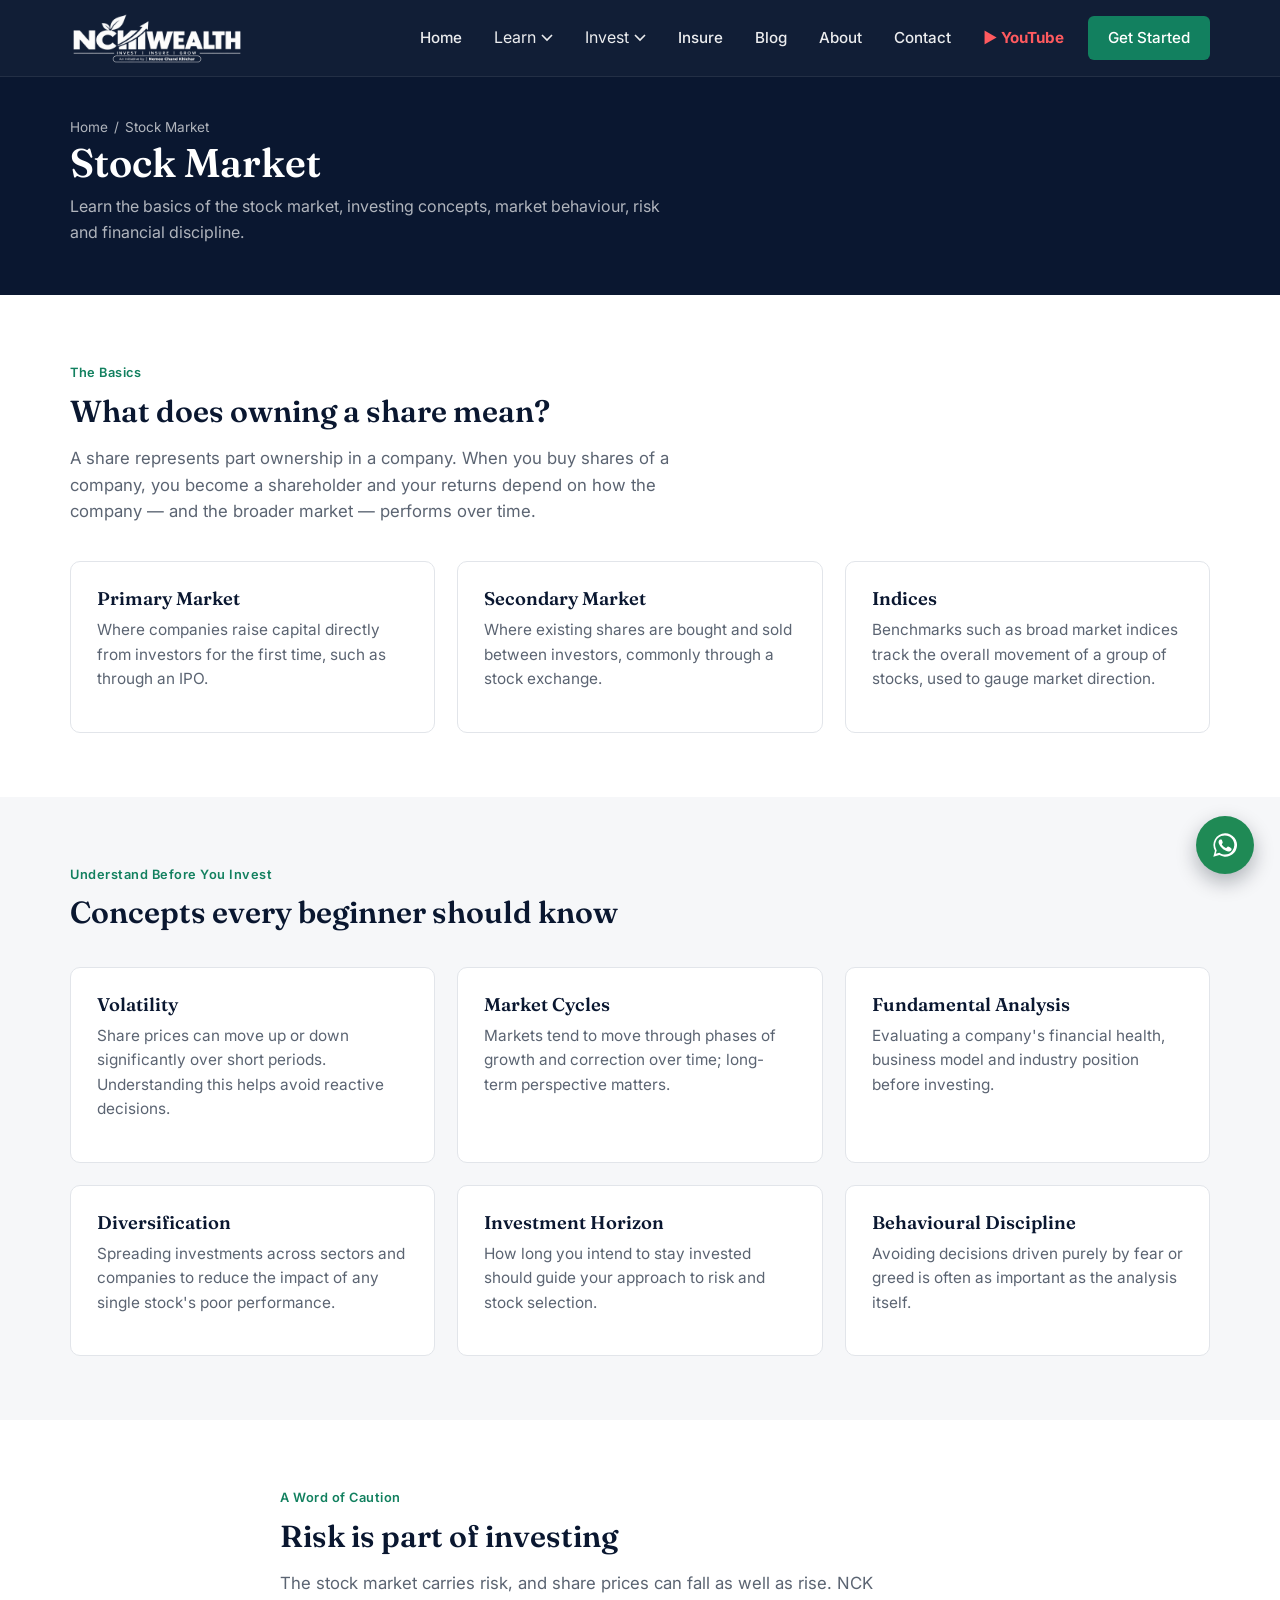
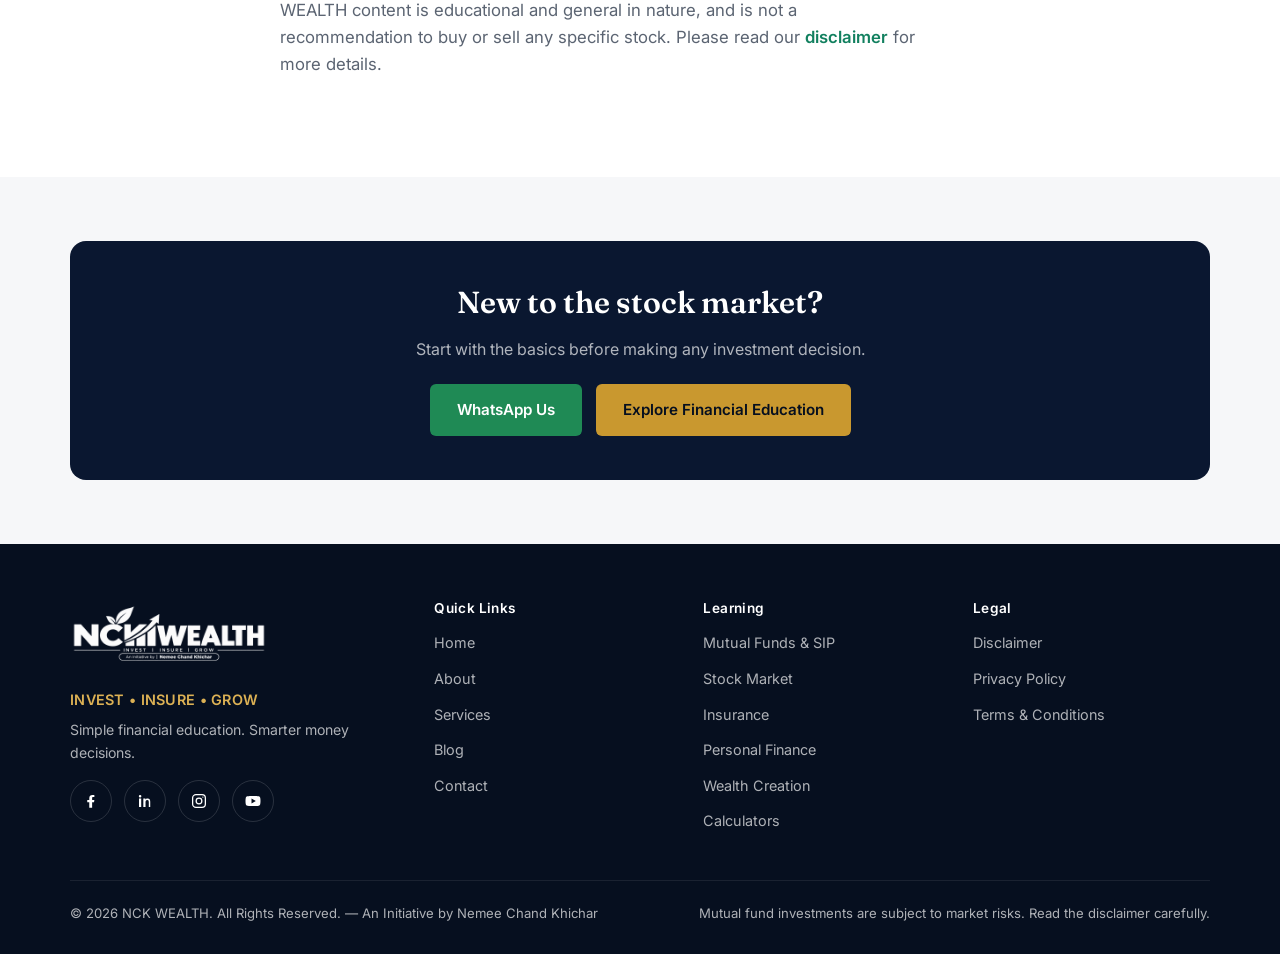
<file: stock-market.html>
<!DOCTYPE html>
<html lang="en">
<head>
<meta charset="UTF-8">
<meta name="viewport" content="width=device-width, initial-scale=1.0">
<title>Stock Market Basics for Beginners | NCK WEALTH</title>
<meta name="description" content="Learn stock market basics, investing concepts, market behaviour, risk and financial discipline with simple financial education from NCK WEALTH.">
<link rel="canonical" href="https://nckwealth.com/stock-market.html">
<meta name="robots" content="index, follow">
<meta name="author" content="Nemee Chand Khichar">

<!-- Open Graph -->
<meta property="og:type" content="website">
<meta property="og:title" content="Stock Market Basics for Beginners | NCK WEALTH">
<meta property="og:description" content="Learn stock market basics, investing concepts, market behaviour, risk and financial discipline with simple financial education from NCK WEALTH.">
<meta property="og:url" content="https://nckwealth.com/stock-market.html">
<meta property="og:image" content="https://nckwealth.com/images/nck-wealth-icon.png">
<meta property="og:site_name" content="NCK WEALTH">
<meta property="og:locale" content="en_IN">

<!-- Twitter / X -->
<meta name="twitter:card" content="summary_large_image">
<meta name="twitter:title" content="Stock Market Basics for Beginners | NCK WEALTH">
<meta name="twitter:description" content="Learn stock market basics, investing concepts, market behaviour, risk and financial discipline with simple financial education from NCK WEALTH.">
<meta name="twitter:image" content="https://nckwealth.com/images/nck-wealth-icon.png">

<link rel="icon" type="image/png" sizes="32x32" href="favicon/favicon-32x32.png">
<link rel="icon" type="image/png" sizes="16x16" href="favicon/favicon-16x16.png">
<link rel="apple-touch-icon" sizes="180x180" href="favicon/favicon-180x180.png">

<link rel="preconnect" href="https://fonts.googleapis.com">
<link rel="preconnect" href="https://fonts.gstatic.com" crossorigin>
<link href="https://fonts.googleapis.com/css2?family=Fraunces:wght@500;600;700&family=Inter:wght@400;500;600;700&display=swap" rel="stylesheet">

<link rel="stylesheet" href="css/style.css">

</head>
<body data-page="stock-market">
<a class="skip-link" href="#main-content">Skip to main content</a>

<header class="site-header">
  <div class="nav-wrap">
    <a class="brand" href="index.html" aria-label="NCK Wealth - Invest, Insure, Grow">
      <picture>
              <source srcset="images/nck-wealth-logo-white.webp" type="image/webp">
              <img class="brand-logo brand-logo--header" src="images/nck-wealth-logo-white.png" alt="NCK WEALTH — Invest, Insure, Grow" width="900" height="300" loading="eager" decoding="async">
            </picture>
    </a>
    <nav class="main-nav" aria-label="Primary">
      <ul>
        <li><a href="index.html" data-nav-key="home">Home</a></li>
        <li class="has-drop">
              <button class="drop-btn" aria-haspopup="true">Learn <svg viewBox="0 0 12 8" fill="none"><path d="M1 1l5 5 5-5" stroke="currentColor" stroke-width="1.6"/></svg></button>
              <div class="dropdown-panel"><a href="financial-education.html" data-nav-key="financial-education">Financial Education</a><a href="personal-finance.html" data-nav-key="personal-finance">Personal Finance</a><a href="blog.html" data-nav-key="blog">Blog</a></div>
            </li>
        <li class="has-drop">
              <button class="drop-btn" aria-haspopup="true">Invest <svg viewBox="0 0 12 8" fill="none"><path d="M1 1l5 5 5-5" stroke="currentColor" stroke-width="1.6"/></svg></button>
              <div class="dropdown-panel"><a href="mutual-funds.html" data-nav-key="mutual-funds">Mutual Funds & SIP</a><a href="stock-market.html" data-nav-key="stock-market">Stock Market</a><a href="wealth-creation.html" data-nav-key="wealth-creation">Wealth Creation</a><a href="calculators.html" data-nav-key="calculators">Calculators</a></div>
            </li>
        <li><a href="insurance.html" data-nav-key="insurance">Insure</a></li>
        <li><a href="blog.html" data-nav-key="blog">Blog</a></li>
        <li><a href="about.html" data-nav-key="about">About</a></li>
        <li><a href="contact.html" data-nav-key="contact">Contact</a></li>
        <li><a class="nav-youtube" href="#" data-youtube target="_blank" rel="noopener">▶ YouTube</a></li>
        <li><a class="nav-cta" href="contact.html">Get Started</a></li>
      </ul>
    </nav>
    <button class="nav-toggle" data-nav-toggle aria-label="Open menu" aria-expanded="false" aria-controls="mobile-nav">
      <svg viewBox="0 0 24 24" fill="none" stroke="currentColor" stroke-width="2" stroke-linecap="round"><path d="M3 6h18M3 12h18M3 18h18"/></svg>
    </button>
  </div>
  <div class="mobile-nav" id="mobile-nav" data-mobile-nav>
    
      <a href="index.html" data-nav-key="home">Home</a>
      <span class="mnav-group-label">Learn</span>
      <div class="mnav-sub">
        <a href="financial-education.html" data-nav-key="financial-education">Financial Education</a><a href="personal-finance.html" data-nav-key="personal-finance">Personal Finance</a><a href="blog.html" data-nav-key="blog">Blog</a>
      </div>
      <span class="mnav-group-label">Invest</span>
      <div class="mnav-sub">
        <a href="mutual-funds.html" data-nav-key="mutual-funds">Mutual Funds & SIP</a><a href="stock-market.html" data-nav-key="stock-market">Stock Market</a><a href="wealth-creation.html" data-nav-key="wealth-creation">Wealth Creation</a><a href="calculators.html" data-nav-key="calculators">Calculators</a>
      </div>
      <a href="insurance.html" data-nav-key="insurance">Insurance</a>
      <a href="blog.html" data-nav-key="blog">Blog</a>
      <a href="about.html" data-nav-key="about">About</a>
      <a href="contact.html" data-nav-key="contact">Contact</a>
      <a href="#" data-youtube target="_blank" rel="noopener">▶ YouTube</a>
      <div class="mnav-cta"><a class="btn btn-gold btn-block" href="contact.html">Get Started</a></div>
    
  </div>
</header>

<main id="main-content">
  <section class="page-header">
    <div class="container">
      <nav class="breadcrumb"><a href="index.html">Home</a><span>/</span>Stock Market</nav>
      <h1>Stock Market</h1>
      <p>Learn the basics of the stock market, investing concepts, market behaviour, risk and financial discipline.</p>
    </div>
  </section>

  <section class="section">
    <div class="container">
      <div class="section-head">
        <span class="eyebrow">The Basics</span>
        <h2>What does owning a share mean?</h2>
        <p>A share represents part ownership in a company. When you buy shares of a company, you become a shareholder and your returns depend on how the company &mdash; and the broader market &mdash; performs over time.</p>
      </div>
      <div class="grid grid-3">
        <div class="card"><h3>Primary Market</h3><p>Where companies raise capital directly from investors for the first time, such as through an IPO.</p></div>
        <div class="card"><h3>Secondary Market</h3><p>Where existing shares are bought and sold between investors, commonly through a stock exchange.</p></div>
        <div class="card"><h3>Indices</h3><p>Benchmarks such as broad market indices track the overall movement of a group of stocks, used to gauge market direction.</p></div>
      </div>
    </div>
  </section>

  <section class="section section-alt">
    <div class="container">
      <div class="section-head">
        <span class="eyebrow">Understand Before You Invest</span>
        <h2>Concepts every beginner should know</h2>
      </div>
      <div class="grid grid-3">
        <div class="card"><h3>Volatility</h3><p>Share prices can move up or down significantly over short periods. Understanding this helps avoid reactive decisions.</p></div>
        <div class="card"><h3>Market Cycles</h3><p>Markets tend to move through phases of growth and correction over time; long-term perspective matters.</p></div>
        <div class="card"><h3>Fundamental Analysis</h3><p>Evaluating a company's financial health, business model and industry position before investing.</p></div>
        <div class="card"><h3>Diversification</h3><p>Spreading investments across sectors and companies to reduce the impact of any single stock's poor performance.</p></div>
        <div class="card"><h3>Investment Horizon</h3><p>How long you intend to stay invested should guide your approach to risk and stock selection.</p></div>
        <div class="card"><h3>Behavioural Discipline</h3><p>Avoiding decisions driven purely by fear or greed is often as important as the analysis itself.</p></div>
      </div>
    </div>
  </section>

  <section class="section">
    <div class="container-narrow">
      <div class="section-head">
        <span class="eyebrow">A Word of Caution</span>
        <h2>Risk is part of investing</h2>
        <p>The stock market carries risk, and share prices can fall as well as rise. NCK WEALTH content is educational and general in nature, and is not a recommendation to buy or sell any specific stock. Please read our <a href="disclaimer.html" style="color:var(--emerald-600);font-weight:600;">disclaimer</a> for more details.</p>
      </div>
    </div>
  </section>

  <section class="section section-alt">
    <div class="container">
      <div class="cta-band">
        <h2>New to the stock market?</h2>
        <p>Start with the basics before making any investment decision.</p>
        <div class="cta-actions">
          <a class="btn btn-whatsapp" data-wa-link href="#" target="_blank" rel="noopener">WhatsApp Us</a>
          <a class="btn btn-gold" href="financial-education.html">Explore Financial Education</a>
        </div>
      </div>
    </div>
  </section>
</main>

<footer class="site-footer">
  <div class="container">
    <div class="footer-grid">
      <div class="footer-brand">
        <a href="index.html" aria-label="NCK Wealth - Invest, Insure, Grow" style="display:inline-flex;">
          <picture>
              <source srcset="images/nck-wealth-logo-white.webp" type="image/webp">
              <img class="brand-logo brand-logo--footer" src="images/nck-wealth-logo-white.png" alt="NCK WEALTH — Invest, Insure, Grow" width="900" height="300" loading="eager" decoding="async">
            </picture>
        </a>
        <div class="foot-tagline">INVEST &bull; INSURE &bull; GROW</div>
        <p>Simple financial education. Smarter money decisions.</p>
        <div class="social-row" style="margin-top:16px;">
          <a class="social-icon" href="#" data-facebook target="_blank" rel="noopener" aria-label="NCK WEALTH on Facebook">
            <svg viewBox="0 0 24 24" fill="currentColor"><path d="M13.5 21v-7.5h2.5l.5-3H13.5V8.3c0-.9.2-1.5 1.6-1.5H16.5V4.2C16.2 4.1 15.1 4 13.9 4c-2.5 0-4.2 1.5-4.2 4.3v2.2H7v3h2.7V21h3.8z"/></svg>
          </a>
          <a class="social-icon" href="#" data-linkedin target="_blank" rel="noopener" aria-label="NCK WEALTH on LinkedIn">
            <svg viewBox="0 0 24 24" fill="currentColor"><path d="M6.94 8.5H4V20h2.94V8.5zM5.47 4a1.7 1.7 0 100 3.4 1.7 1.7 0 000-3.4zM20 20h-2.94v-6.03c0-1.44-.03-3.3-2.02-3.3-2.02 0-2.33 1.58-2.33 3.2V20H9.77V8.5h2.82v1.57h.04c.39-.74 1.36-1.53 2.8-1.53 3 0 3.55 1.97 3.55 4.54V20z"/></svg>
          </a>
          <a class="social-icon" href="#" data-instagram target="_blank" rel="noopener" aria-label="NCK WEALTH on Instagram">
            <svg viewBox="0 0 24 24" fill="none" stroke="currentColor" stroke-width="1.7"><rect x="3.5" y="3.5" width="17" height="17" rx="4.5"/><circle cx="12" cy="12" r="3.8"/><circle cx="17.2" cy="6.8" r="0.9" fill="currentColor" stroke="none"/></svg>
          </a>
          <a class="social-icon" href="#" data-youtube target="_blank" rel="noopener" aria-label="NCK WEALTH on YouTube">
            <svg viewBox="0 0 24 24" fill="currentColor"><path d="M21.6 7.7c-.2-1-1-1.7-2-1.9C17.9 5.4 12 5.4 12 5.4s-5.9 0-7.6.4c-1 .2-1.8.9-2 1.9C2 9.4 2 12 2 12s0 2.6.4 4.3c.2 1 1 1.7 2 1.9 1.7.4 7.6.4 7.6.4s5.9 0 7.6-.4c1-.2 1.8-.9 2-1.9.4-1.7.4-4.3.4-4.3s0-2.6-.4-4.3zM10 15.2V8.8L15.8 12 10 15.2z"/></svg>
          </a>
        </div>
      </div>
      <div class="footer-col">
        <h4>Quick Links</h4>
        <ul>
          <li><a href="index.html">Home</a></li>
          <li><a href="about.html">About</a></li>
          <li><a href="financial-education.html">Services</a></li>
          <li><a href="blog.html">Blog</a></li>
          <li><a href="contact.html">Contact</a></li>
        </ul>
      </div>
      <div class="footer-col">
        <h4>Learning</h4>
        <ul>
          <li><a href="mutual-funds.html">Mutual Funds &amp; SIP</a></li>
          <li><a href="stock-market.html">Stock Market</a></li>
          <li><a href="insurance.html">Insurance</a></li>
          <li><a href="personal-finance.html">Personal Finance</a></li>
          <li><a href="wealth-creation.html">Wealth Creation</a></li>
          <li><a href="calculators.html">Calculators</a></li>
        </ul>
      </div>
      <div class="footer-col">
        <h4>Legal</h4>
        <ul>
          <li><a href="disclaimer.html">Disclaimer</a></li>
          <li><a href="privacy-policy.html">Privacy Policy</a></li>
          <li><a href="terms.html">Terms &amp; Conditions</a></li>
        </ul>
      </div>
    </div>
    <div class="footer-bottom">
      <span>&copy; <span data-year>2026</span> NCK WEALTH. All Rights Reserved. &mdash; An Initiative by Nemee Chand Khichar</span>
      <span>Mutual fund investments are subject to market risks. Read the <a href="disclaimer.html">disclaimer</a> carefully.</span>
    </div>
  </div>
</footer>

<a class="wa-float" data-wa-link aria-label="Chat with NCK WEALTH on WhatsApp" href="#" target="_blank" rel="noopener">
  <svg viewBox="0 0 24 24" fill="currentColor"><path d="M12 2a10 10 0 00-8.6 15L2 22l5.2-1.4A10 10 0 1012 2zm0 18.2c-1.6 0-3.1-.4-4.5-1.3l-.3-.2-3.1.8.8-3-.2-.3A8.2 8.2 0 1112 20.2zm4.5-6.1c-.2-.1-1.5-.7-1.7-.8-.2-.1-.4-.1-.6.1s-.7.8-.9 1c-.2.2-.3.2-.6.1a6.7 6.7 0 01-2-1.2 7.4 7.4 0 01-1.4-1.7c-.1-.2 0-.4.1-.5l.4-.5c.1-.2.2-.3.2-.5.1-.2 0-.4 0-.5s-.6-1.5-.8-2c-.2-.5-.4-.4-.6-.4h-.5c-.2 0-.5.1-.7.3-.2.2-.9.9-.9 2.2s1 2.6 1.1 2.8c.1.2 2 3 4.8 4.3.7.3 1.2.5 1.6.6.7.2 1.3.2 1.8.1.5-.1 1.5-.6 1.7-1.2.2-.6.2-1.1.1-1.2-.1-.1-.3-.2-.5-.3z"/></svg>
</a>

<script src="js/config.js"></script>
<script src="js/main.js"></script>
<script src="js/tracking.js"></script>
</body>
</html>
</file>
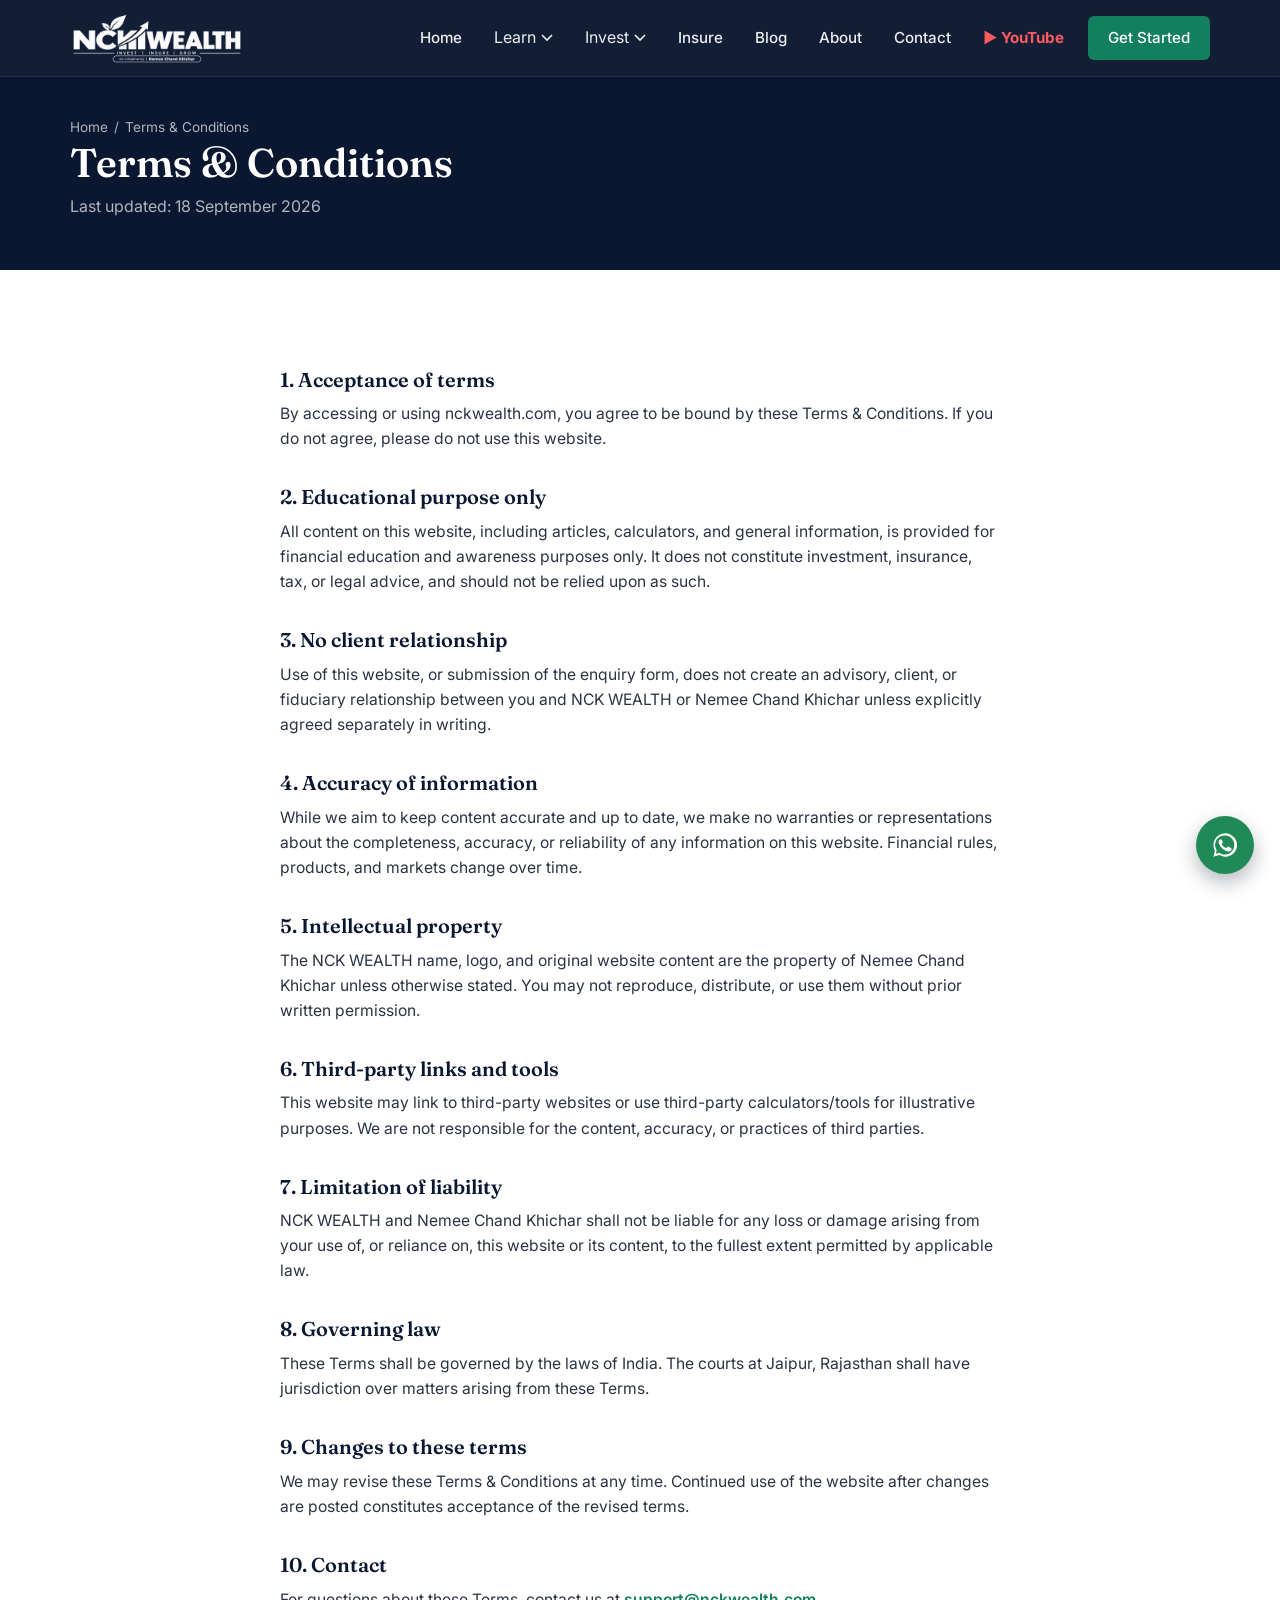
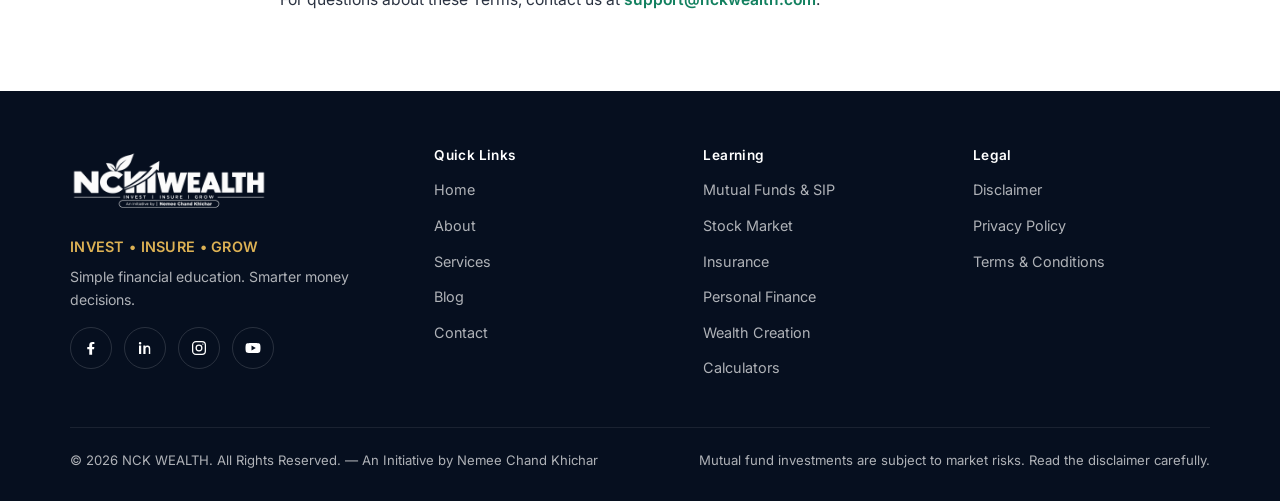
<file: terms.html>
<!DOCTYPE html>
<html lang="en">
<head>
<meta charset="UTF-8">
<meta name="viewport" content="width=device-width, initial-scale=1.0">
<title>Terms & Conditions | NCK WEALTH</title>
<meta name="description" content="Read the Terms & Conditions governing the use of the NCK WEALTH website, nckwealth.com.">
<link rel="canonical" href="https://nckwealth.com/terms.html">
<meta name="robots" content="index, follow">
<meta name="author" content="Nemee Chand Khichar">

<!-- Open Graph -->
<meta property="og:type" content="website">
<meta property="og:title" content="Terms & Conditions | NCK WEALTH">
<meta property="og:description" content="Read the Terms & Conditions governing the use of the NCK WEALTH website, nckwealth.com.">
<meta property="og:url" content="https://nckwealth.com/terms.html">
<meta property="og:image" content="https://nckwealth.com/images/nck-wealth-icon.png">
<meta property="og:site_name" content="NCK WEALTH">
<meta property="og:locale" content="en_IN">

<!-- Twitter / X -->
<meta name="twitter:card" content="summary_large_image">
<meta name="twitter:title" content="Terms & Conditions | NCK WEALTH">
<meta name="twitter:description" content="Read the Terms & Conditions governing the use of the NCK WEALTH website, nckwealth.com.">
<meta name="twitter:image" content="https://nckwealth.com/images/nck-wealth-icon.png">

<link rel="icon" type="image/png" sizes="32x32" href="favicon/favicon-32x32.png">
<link rel="icon" type="image/png" sizes="16x16" href="favicon/favicon-16x16.png">
<link rel="apple-touch-icon" sizes="180x180" href="favicon/favicon-180x180.png">

<link rel="preconnect" href="https://fonts.googleapis.com">
<link rel="preconnect" href="https://fonts.gstatic.com" crossorigin>
<link href="https://fonts.googleapis.com/css2?family=Fraunces:wght@500;600;700&family=Inter:wght@400;500;600;700&display=swap" rel="stylesheet">

<link rel="stylesheet" href="css/style.css">

</head>
<body data-page="terms">
<a class="skip-link" href="#main-content">Skip to main content</a>

<header class="site-header">
  <div class="nav-wrap">
    <a class="brand" href="index.html" aria-label="NCK Wealth - Invest, Insure, Grow">
      <picture>
              <source srcset="images/nck-wealth-logo-white.webp" type="image/webp">
              <img class="brand-logo brand-logo--header" src="images/nck-wealth-logo-white.png" alt="NCK WEALTH — Invest, Insure, Grow" width="900" height="300" loading="eager" decoding="async">
            </picture>
    </a>
    <nav class="main-nav" aria-label="Primary">
      <ul>
        <li><a href="index.html" data-nav-key="home">Home</a></li>
        <li class="has-drop">
              <button class="drop-btn" aria-haspopup="true">Learn <svg viewBox="0 0 12 8" fill="none"><path d="M1 1l5 5 5-5" stroke="currentColor" stroke-width="1.6"/></svg></button>
              <div class="dropdown-panel"><a href="financial-education.html" data-nav-key="financial-education">Financial Education</a><a href="personal-finance.html" data-nav-key="personal-finance">Personal Finance</a><a href="blog.html" data-nav-key="blog">Blog</a></div>
            </li>
        <li class="has-drop">
              <button class="drop-btn" aria-haspopup="true">Invest <svg viewBox="0 0 12 8" fill="none"><path d="M1 1l5 5 5-5" stroke="currentColor" stroke-width="1.6"/></svg></button>
              <div class="dropdown-panel"><a href="mutual-funds.html" data-nav-key="mutual-funds">Mutual Funds & SIP</a><a href="stock-market.html" data-nav-key="stock-market">Stock Market</a><a href="wealth-creation.html" data-nav-key="wealth-creation">Wealth Creation</a><a href="calculators.html" data-nav-key="calculators">Calculators</a></div>
            </li>
        <li><a href="insurance.html" data-nav-key="insurance">Insure</a></li>
        <li><a href="blog.html" data-nav-key="blog">Blog</a></li>
        <li><a href="about.html" data-nav-key="about">About</a></li>
        <li><a href="contact.html" data-nav-key="contact">Contact</a></li>
        <li><a class="nav-youtube" href="#" data-youtube target="_blank" rel="noopener">▶ YouTube</a></li>
        <li><a class="nav-cta" href="contact.html">Get Started</a></li>
      </ul>
    </nav>
    <button class="nav-toggle" data-nav-toggle aria-label="Open menu" aria-expanded="false" aria-controls="mobile-nav">
      <svg viewBox="0 0 24 24" fill="none" stroke="currentColor" stroke-width="2" stroke-linecap="round"><path d="M3 6h18M3 12h18M3 18h18"/></svg>
    </button>
  </div>
  <div class="mobile-nav" id="mobile-nav" data-mobile-nav>
    
      <a href="index.html" data-nav-key="home">Home</a>
      <span class="mnav-group-label">Learn</span>
      <div class="mnav-sub">
        <a href="financial-education.html" data-nav-key="financial-education">Financial Education</a><a href="personal-finance.html" data-nav-key="personal-finance">Personal Finance</a><a href="blog.html" data-nav-key="blog">Blog</a>
      </div>
      <span class="mnav-group-label">Invest</span>
      <div class="mnav-sub">
        <a href="mutual-funds.html" data-nav-key="mutual-funds">Mutual Funds & SIP</a><a href="stock-market.html" data-nav-key="stock-market">Stock Market</a><a href="wealth-creation.html" data-nav-key="wealth-creation">Wealth Creation</a><a href="calculators.html" data-nav-key="calculators">Calculators</a>
      </div>
      <a href="insurance.html" data-nav-key="insurance">Insurance</a>
      <a href="blog.html" data-nav-key="blog">Blog</a>
      <a href="about.html" data-nav-key="about">About</a>
      <a href="contact.html" data-nav-key="contact">Contact</a>
      <a href="#" data-youtube target="_blank" rel="noopener">▶ YouTube</a>
      <div class="mnav-cta"><a class="btn btn-gold btn-block" href="contact.html">Get Started</a></div>
    
  </div>
</header>

<main id="main-content">
  <section class="page-header">
    <div class="container">
      <nav class="breadcrumb"><a href="index.html">Home</a><span>/</span>Terms &amp; Conditions</nav>
      <h1>Terms &amp; Conditions</h1>
      <p class="updated">Last updated: 18 September 2026</p>
    </div>
  </section>

  <section class="section">
    <div class="container-narrow legal-body">

      <h2>1. Acceptance of terms</h2>
      <p>By accessing or using nckwealth.com, you agree to be bound by these Terms &amp; Conditions. If you do not agree, please do not use this website.</p>

      <h2>2. Educational purpose only</h2>
      <p>All content on this website, including articles, calculators, and general information, is provided for financial education and awareness purposes only. It does not constitute investment, insurance, tax, or legal advice, and should not be relied upon as such.</p>

      <h2>3. No client relationship</h2>
      <p>Use of this website, or submission of the enquiry form, does not create an advisory, client, or fiduciary relationship between you and NCK WEALTH or Nemee Chand Khichar unless explicitly agreed separately in writing.</p>

      <h2>4. Accuracy of information</h2>
      <p>While we aim to keep content accurate and up to date, we make no warranties or representations about the completeness, accuracy, or reliability of any information on this website. Financial rules, products, and markets change over time.</p>

      <h2>5. Intellectual property</h2>
      <p>The NCK WEALTH name, logo, and original website content are the property of Nemee Chand Khichar unless otherwise stated. You may not reproduce, distribute, or use them without prior written permission.</p>

      <h2>6. Third-party links and tools</h2>
      <p>This website may link to third-party websites or use third-party calculators/tools for illustrative purposes. We are not responsible for the content, accuracy, or practices of third parties.</p>

      <h2>7. Limitation of liability</h2>
      <p>NCK WEALTH and Nemee Chand Khichar shall not be liable for any loss or damage arising from your use of, or reliance on, this website or its content, to the fullest extent permitted by applicable law.</p>

      <h2>8. Governing law</h2>
      <p>These Terms shall be governed by the laws of India. The courts at Jaipur, Rajasthan shall have jurisdiction over matters arising from these Terms.</p>

      <h2>9. Changes to these terms</h2>
      <p>We may revise these Terms &amp; Conditions at any time. Continued use of the website after changes are posted constitutes acceptance of the revised terms.</p>

      <h2>10. Contact</h2>
      <p>For questions about these Terms, contact us at <a href="mailto:support@nckwealth.com" style="color:var(--emerald-600);font-weight:600;">support@nckwealth.com</a>.</p>

    </div>
  </section>
</main>

<footer class="site-footer">
  <div class="container">
    <div class="footer-grid">
      <div class="footer-brand">
        <a href="index.html" aria-label="NCK Wealth - Invest, Insure, Grow" style="display:inline-flex;">
          <picture>
              <source srcset="images/nck-wealth-logo-white.webp" type="image/webp">
              <img class="brand-logo brand-logo--footer" src="images/nck-wealth-logo-white.png" alt="NCK WEALTH — Invest, Insure, Grow" width="900" height="300" loading="eager" decoding="async">
            </picture>
        </a>
        <div class="foot-tagline">INVEST &bull; INSURE &bull; GROW</div>
        <p>Simple financial education. Smarter money decisions.</p>
        <div class="social-row" style="margin-top:16px;">
          <a class="social-icon" href="#" data-facebook target="_blank" rel="noopener" aria-label="NCK WEALTH on Facebook">
            <svg viewBox="0 0 24 24" fill="currentColor"><path d="M13.5 21v-7.5h2.5l.5-3H13.5V8.3c0-.9.2-1.5 1.6-1.5H16.5V4.2C16.2 4.1 15.1 4 13.9 4c-2.5 0-4.2 1.5-4.2 4.3v2.2H7v3h2.7V21h3.8z"/></svg>
          </a>
          <a class="social-icon" href="#" data-linkedin target="_blank" rel="noopener" aria-label="NCK WEALTH on LinkedIn">
            <svg viewBox="0 0 24 24" fill="currentColor"><path d="M6.94 8.5H4V20h2.94V8.5zM5.47 4a1.7 1.7 0 100 3.4 1.7 1.7 0 000-3.4zM20 20h-2.94v-6.03c0-1.44-.03-3.3-2.02-3.3-2.02 0-2.33 1.58-2.33 3.2V20H9.77V8.5h2.82v1.57h.04c.39-.74 1.36-1.53 2.8-1.53 3 0 3.55 1.97 3.55 4.54V20z"/></svg>
          </a>
          <a class="social-icon" href="#" data-instagram target="_blank" rel="noopener" aria-label="NCK WEALTH on Instagram">
            <svg viewBox="0 0 24 24" fill="none" stroke="currentColor" stroke-width="1.7"><rect x="3.5" y="3.5" width="17" height="17" rx="4.5"/><circle cx="12" cy="12" r="3.8"/><circle cx="17.2" cy="6.8" r="0.9" fill="currentColor" stroke="none"/></svg>
          </a>
          <a class="social-icon" href="#" data-youtube target="_blank" rel="noopener" aria-label="NCK WEALTH on YouTube">
            <svg viewBox="0 0 24 24" fill="currentColor"><path d="M21.6 7.7c-.2-1-1-1.7-2-1.9C17.9 5.4 12 5.4 12 5.4s-5.9 0-7.6.4c-1 .2-1.8.9-2 1.9C2 9.4 2 12 2 12s0 2.6.4 4.3c.2 1 1 1.7 2 1.9 1.7.4 7.6.4 7.6.4s5.9 0 7.6-.4c1-.2 1.8-.9 2-1.9.4-1.7.4-4.3.4-4.3s0-2.6-.4-4.3zM10 15.2V8.8L15.8 12 10 15.2z"/></svg>
          </a>
        </div>
      </div>
      <div class="footer-col">
        <h4>Quick Links</h4>
        <ul>
          <li><a href="index.html">Home</a></li>
          <li><a href="about.html">About</a></li>
          <li><a href="financial-education.html">Services</a></li>
          <li><a href="blog.html">Blog</a></li>
          <li><a href="contact.html">Contact</a></li>
        </ul>
      </div>
      <div class="footer-col">
        <h4>Learning</h4>
        <ul>
          <li><a href="mutual-funds.html">Mutual Funds &amp; SIP</a></li>
          <li><a href="stock-market.html">Stock Market</a></li>
          <li><a href="insurance.html">Insurance</a></li>
          <li><a href="personal-finance.html">Personal Finance</a></li>
          <li><a href="wealth-creation.html">Wealth Creation</a></li>
          <li><a href="calculators.html">Calculators</a></li>
        </ul>
      </div>
      <div class="footer-col">
        <h4>Legal</h4>
        <ul>
          <li><a href="disclaimer.html">Disclaimer</a></li>
          <li><a href="privacy-policy.html">Privacy Policy</a></li>
          <li><a href="terms.html">Terms &amp; Conditions</a></li>
        </ul>
      </div>
    </div>
    <div class="footer-bottom">
      <span>&copy; <span data-year>2026</span> NCK WEALTH. All Rights Reserved. &mdash; An Initiative by Nemee Chand Khichar</span>
      <span>Mutual fund investments are subject to market risks. Read the <a href="disclaimer.html">disclaimer</a> carefully.</span>
    </div>
  </div>
</footer>

<a class="wa-float" data-wa-link aria-label="Chat with NCK WEALTH on WhatsApp" href="#" target="_blank" rel="noopener">
  <svg viewBox="0 0 24 24" fill="currentColor"><path d="M12 2a10 10 0 00-8.6 15L2 22l5.2-1.4A10 10 0 1012 2zm0 18.2c-1.6 0-3.1-.4-4.5-1.3l-.3-.2-3.1.8.8-3-.2-.3A8.2 8.2 0 1112 20.2zm4.5-6.1c-.2-.1-1.5-.7-1.7-.8-.2-.1-.4-.1-.6.1s-.7.8-.9 1c-.2.2-.3.2-.6.1a6.7 6.7 0 01-2-1.2 7.4 7.4 0 01-1.4-1.7c-.1-.2 0-.4.1-.5l.4-.5c.1-.2.2-.3.2-.5.1-.2 0-.4 0-.5s-.6-1.5-.8-2c-.2-.5-.4-.4-.6-.4h-.5c-.2 0-.5.1-.7.3-.2.2-.9.9-.9 2.2s1 2.6 1.1 2.8c.1.2 2 3 4.8 4.3.7.3 1.2.5 1.6.6.7.2 1.3.2 1.8.1.5-.1 1.5-.6 1.7-1.2.2-.6.2-1.1.1-1.2-.1-.1-.3-.2-.5-.3z"/></svg>
</a>

<script src="js/config.js"></script>
<script src="js/main.js"></script>
<script src="js/tracking.js"></script>
</body>
</html>
</file>
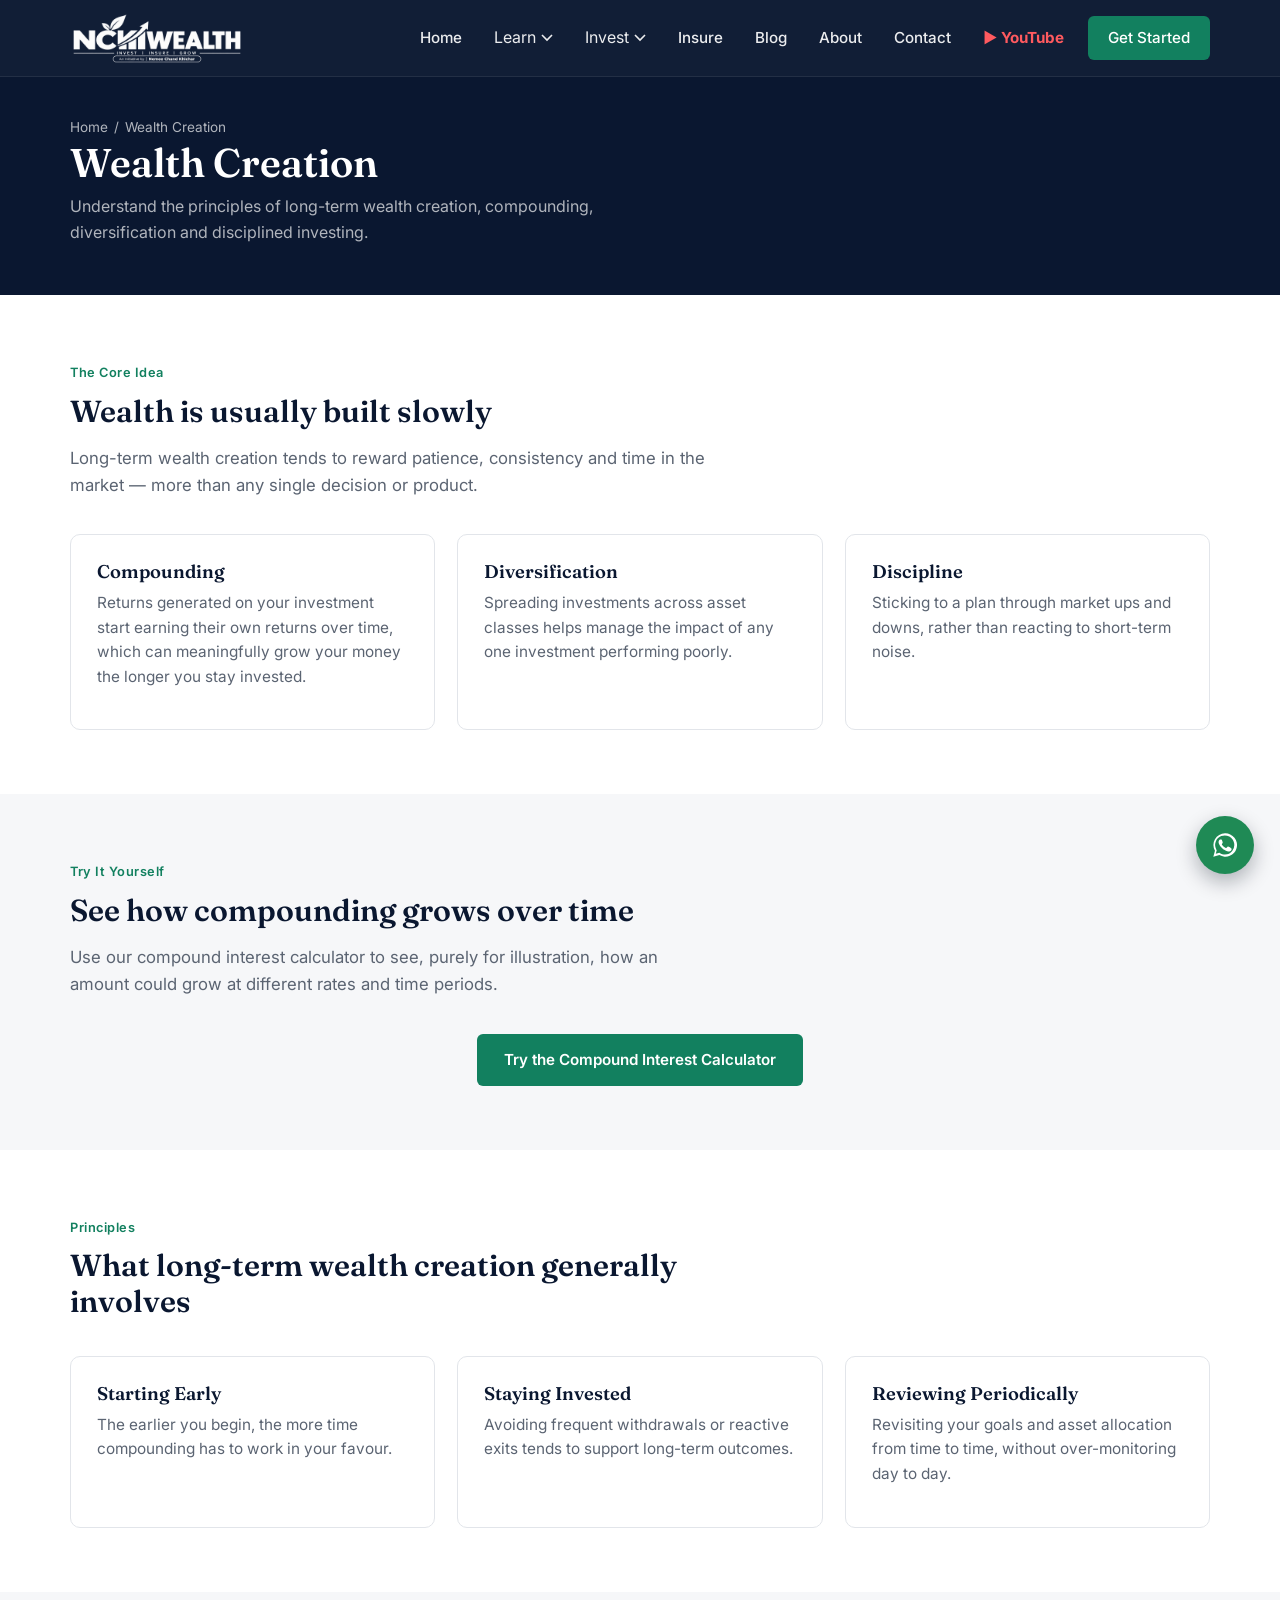
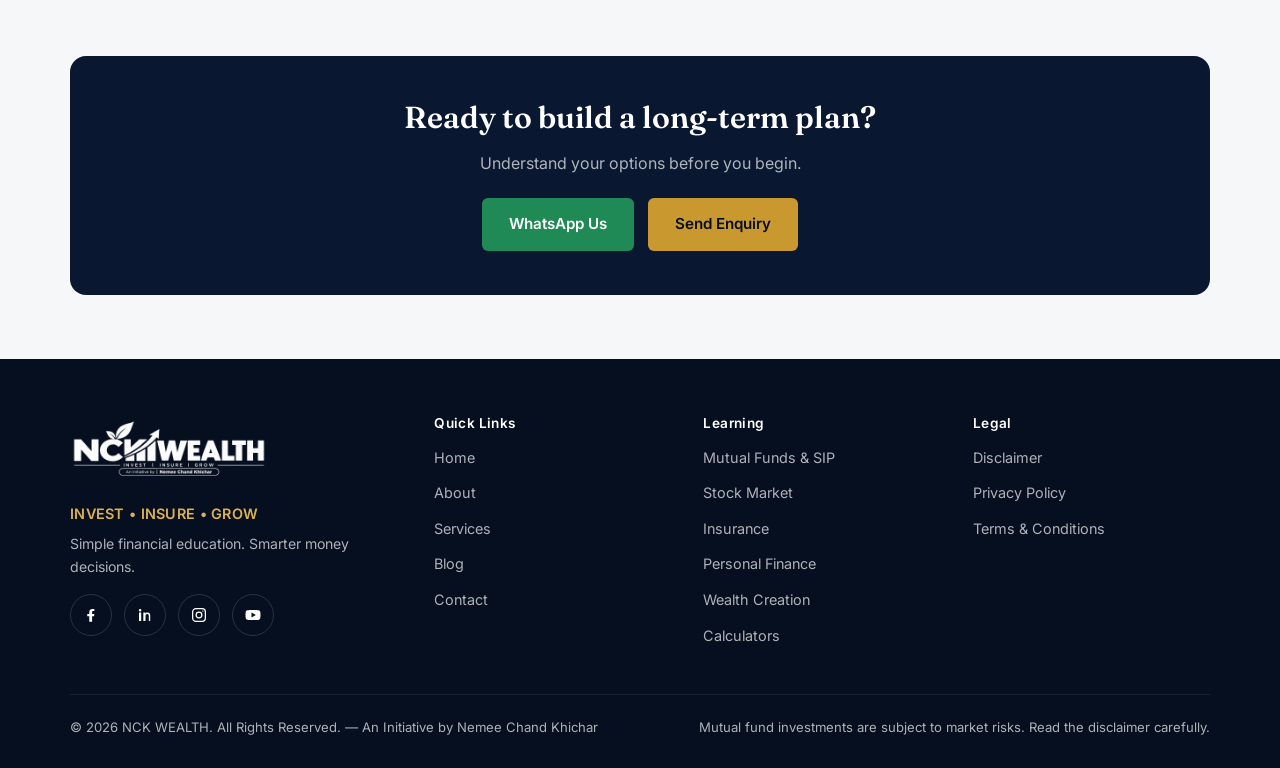
<file: wealth-creation.html>
<!DOCTYPE html>
<html lang="en">
<head>
<meta charset="UTF-8">
<meta name="viewport" content="width=device-width, initial-scale=1.0">
<title>Wealth Creation — Compounding & Long-Term Investing | NCK WEALTH</title>
<meta name="description" content="Understand the principles of long-term wealth creation, compounding, diversification and disciplined investing with NCK WEALTH.">
<link rel="canonical" href="https://nckwealth.com/wealth-creation.html">
<meta name="robots" content="index, follow">
<meta name="author" content="Nemee Chand Khichar">

<!-- Open Graph -->
<meta property="og:type" content="website">
<meta property="og:title" content="Wealth Creation — Compounding & Long-Term Investing | NCK WEALTH">
<meta property="og:description" content="Understand the principles of long-term wealth creation, compounding, diversification and disciplined investing with NCK WEALTH.">
<meta property="og:url" content="https://nckwealth.com/wealth-creation.html">
<meta property="og:image" content="https://nckwealth.com/images/nck-wealth-icon.png">
<meta property="og:site_name" content="NCK WEALTH">
<meta property="og:locale" content="en_IN">

<!-- Twitter / X -->
<meta name="twitter:card" content="summary_large_image">
<meta name="twitter:title" content="Wealth Creation — Compounding & Long-Term Investing | NCK WEALTH">
<meta name="twitter:description" content="Understand the principles of long-term wealth creation, compounding, diversification and disciplined investing with NCK WEALTH.">
<meta name="twitter:image" content="https://nckwealth.com/images/nck-wealth-icon.png">

<link rel="icon" type="image/png" sizes="32x32" href="favicon/favicon-32x32.png">
<link rel="icon" type="image/png" sizes="16x16" href="favicon/favicon-16x16.png">
<link rel="apple-touch-icon" sizes="180x180" href="favicon/favicon-180x180.png">

<link rel="preconnect" href="https://fonts.googleapis.com">
<link rel="preconnect" href="https://fonts.gstatic.com" crossorigin>
<link href="https://fonts.googleapis.com/css2?family=Fraunces:wght@500;600;700&family=Inter:wght@400;500;600;700&display=swap" rel="stylesheet">

<link rel="stylesheet" href="css/style.css">

</head>
<body data-page="wealth-creation">
<a class="skip-link" href="#main-content">Skip to main content</a>

<header class="site-header">
  <div class="nav-wrap">
    <a class="brand" href="index.html" aria-label="NCK Wealth - Invest, Insure, Grow">
      <picture>
              <source srcset="images/nck-wealth-logo-white.webp" type="image/webp">
              <img class="brand-logo brand-logo--header" src="images/nck-wealth-logo-white.png" alt="NCK WEALTH — Invest, Insure, Grow" width="900" height="300" loading="eager" decoding="async">
            </picture>
    </a>
    <nav class="main-nav" aria-label="Primary">
      <ul>
        <li><a href="index.html" data-nav-key="home">Home</a></li>
        <li class="has-drop">
              <button class="drop-btn" aria-haspopup="true">Learn <svg viewBox="0 0 12 8" fill="none"><path d="M1 1l5 5 5-5" stroke="currentColor" stroke-width="1.6"/></svg></button>
              <div class="dropdown-panel"><a href="financial-education.html" data-nav-key="financial-education">Financial Education</a><a href="personal-finance.html" data-nav-key="personal-finance">Personal Finance</a><a href="blog.html" data-nav-key="blog">Blog</a></div>
            </li>
        <li class="has-drop">
              <button class="drop-btn" aria-haspopup="true">Invest <svg viewBox="0 0 12 8" fill="none"><path d="M1 1l5 5 5-5" stroke="currentColor" stroke-width="1.6"/></svg></button>
              <div class="dropdown-panel"><a href="mutual-funds.html" data-nav-key="mutual-funds">Mutual Funds & SIP</a><a href="stock-market.html" data-nav-key="stock-market">Stock Market</a><a href="wealth-creation.html" data-nav-key="wealth-creation">Wealth Creation</a><a href="calculators.html" data-nav-key="calculators">Calculators</a></div>
            </li>
        <li><a href="insurance.html" data-nav-key="insurance">Insure</a></li>
        <li><a href="blog.html" data-nav-key="blog">Blog</a></li>
        <li><a href="about.html" data-nav-key="about">About</a></li>
        <li><a href="contact.html" data-nav-key="contact">Contact</a></li>
        <li><a class="nav-youtube" href="#" data-youtube target="_blank" rel="noopener">▶ YouTube</a></li>
        <li><a class="nav-cta" href="contact.html">Get Started</a></li>
      </ul>
    </nav>
    <button class="nav-toggle" data-nav-toggle aria-label="Open menu" aria-expanded="false" aria-controls="mobile-nav">
      <svg viewBox="0 0 24 24" fill="none" stroke="currentColor" stroke-width="2" stroke-linecap="round"><path d="M3 6h18M3 12h18M3 18h18"/></svg>
    </button>
  </div>
  <div class="mobile-nav" id="mobile-nav" data-mobile-nav>
    
      <a href="index.html" data-nav-key="home">Home</a>
      <span class="mnav-group-label">Learn</span>
      <div class="mnav-sub">
        <a href="financial-education.html" data-nav-key="financial-education">Financial Education</a><a href="personal-finance.html" data-nav-key="personal-finance">Personal Finance</a><a href="blog.html" data-nav-key="blog">Blog</a>
      </div>
      <span class="mnav-group-label">Invest</span>
      <div class="mnav-sub">
        <a href="mutual-funds.html" data-nav-key="mutual-funds">Mutual Funds & SIP</a><a href="stock-market.html" data-nav-key="stock-market">Stock Market</a><a href="wealth-creation.html" data-nav-key="wealth-creation">Wealth Creation</a><a href="calculators.html" data-nav-key="calculators">Calculators</a>
      </div>
      <a href="insurance.html" data-nav-key="insurance">Insurance</a>
      <a href="blog.html" data-nav-key="blog">Blog</a>
      <a href="about.html" data-nav-key="about">About</a>
      <a href="contact.html" data-nav-key="contact">Contact</a>
      <a href="#" data-youtube target="_blank" rel="noopener">▶ YouTube</a>
      <div class="mnav-cta"><a class="btn btn-gold btn-block" href="contact.html">Get Started</a></div>
    
  </div>
</header>

<main id="main-content">
  <section class="page-header">
    <div class="container">
      <nav class="breadcrumb"><a href="index.html">Home</a><span>/</span>Wealth Creation</nav>
      <h1>Wealth Creation</h1>
      <p>Understand the principles of long-term wealth creation, compounding, diversification and disciplined investing.</p>
    </div>
  </section>

  <section class="section">
    <div class="container">
      <div class="section-head">
        <span class="eyebrow">The Core Idea</span>
        <h2>Wealth is usually built slowly</h2>
        <p>Long-term wealth creation tends to reward patience, consistency and time in the market &mdash; more than any single decision or product.</p>
      </div>
      <div class="grid grid-3">
        <div class="card"><h3>Compounding</h3><p>Returns generated on your investment start earning their own returns over time, which can meaningfully grow your money the longer you stay invested.</p></div>
        <div class="card"><h3>Diversification</h3><p>Spreading investments across asset classes helps manage the impact of any one investment performing poorly.</p></div>
        <div class="card"><h3>Discipline</h3><p>Sticking to a plan through market ups and downs, rather than reacting to short-term noise.</p></div>
      </div>
    </div>
  </section>

  <section class="section section-alt">
    <div class="container">
      <div class="section-head">
        <span class="eyebrow">Try It Yourself</span>
        <h2>See how compounding grows over time</h2>
        <p>Use our compound interest calculator to see, purely for illustration, how an amount could grow at different rates and time periods.</p>
      </div>
      <div class="text-center">
        <a class="btn btn-primary" href="calculators.html#compound">Try the Compound Interest Calculator</a>
      </div>
    </div>
  </section>

  <section class="section">
    <div class="container">
      <div class="section-head">
        <span class="eyebrow">Principles</span>
        <h2>What long-term wealth creation generally involves</h2>
      </div>
      <div class="grid grid-3">
        <div class="card"><h3>Starting Early</h3><p>The earlier you begin, the more time compounding has to work in your favour.</p></div>
        <div class="card"><h3>Staying Invested</h3><p>Avoiding frequent withdrawals or reactive exits tends to support long-term outcomes.</p></div>
        <div class="card"><h3>Reviewing Periodically</h3><p>Revisiting your goals and asset allocation from time to time, without over-monitoring day to day.</p></div>
      </div>
    </div>
  </section>

  <section class="section section-alt">
    <div class="container">
      <div class="cta-band">
        <h2>Ready to build a long-term plan?</h2>
        <p>Understand your options before you begin.</p>
        <div class="cta-actions">
          <a class="btn btn-whatsapp" data-wa-link href="#" target="_blank" rel="noopener">WhatsApp Us</a>
          <a class="btn btn-gold" href="contact.html">Send Enquiry</a>
        </div>
      </div>
    </div>
  </section>
</main>

<footer class="site-footer">
  <div class="container">
    <div class="footer-grid">
      <div class="footer-brand">
        <a href="index.html" aria-label="NCK Wealth - Invest, Insure, Grow" style="display:inline-flex;">
          <picture>
              <source srcset="images/nck-wealth-logo-white.webp" type="image/webp">
              <img class="brand-logo brand-logo--footer" src="images/nck-wealth-logo-white.png" alt="NCK WEALTH — Invest, Insure, Grow" width="900" height="300" loading="eager" decoding="async">
            </picture>
        </a>
        <div class="foot-tagline">INVEST &bull; INSURE &bull; GROW</div>
        <p>Simple financial education. Smarter money decisions.</p>
        <div class="social-row" style="margin-top:16px;">
          <a class="social-icon" href="#" data-facebook target="_blank" rel="noopener" aria-label="NCK WEALTH on Facebook">
            <svg viewBox="0 0 24 24" fill="currentColor"><path d="M13.5 21v-7.5h2.5l.5-3H13.5V8.3c0-.9.2-1.5 1.6-1.5H16.5V4.2C16.2 4.1 15.1 4 13.9 4c-2.5 0-4.2 1.5-4.2 4.3v2.2H7v3h2.7V21h3.8z"/></svg>
          </a>
          <a class="social-icon" href="#" data-linkedin target="_blank" rel="noopener" aria-label="NCK WEALTH on LinkedIn">
            <svg viewBox="0 0 24 24" fill="currentColor"><path d="M6.94 8.5H4V20h2.94V8.5zM5.47 4a1.7 1.7 0 100 3.4 1.7 1.7 0 000-3.4zM20 20h-2.94v-6.03c0-1.44-.03-3.3-2.02-3.3-2.02 0-2.33 1.58-2.33 3.2V20H9.77V8.5h2.82v1.57h.04c.39-.74 1.36-1.53 2.8-1.53 3 0 3.55 1.97 3.55 4.54V20z"/></svg>
          </a>
          <a class="social-icon" href="#" data-instagram target="_blank" rel="noopener" aria-label="NCK WEALTH on Instagram">
            <svg viewBox="0 0 24 24" fill="none" stroke="currentColor" stroke-width="1.7"><rect x="3.5" y="3.5" width="17" height="17" rx="4.5"/><circle cx="12" cy="12" r="3.8"/><circle cx="17.2" cy="6.8" r="0.9" fill="currentColor" stroke="none"/></svg>
          </a>
          <a class="social-icon" href="#" data-youtube target="_blank" rel="noopener" aria-label="NCK WEALTH on YouTube">
            <svg viewBox="0 0 24 24" fill="currentColor"><path d="M21.6 7.7c-.2-1-1-1.7-2-1.9C17.9 5.4 12 5.4 12 5.4s-5.9 0-7.6.4c-1 .2-1.8.9-2 1.9C2 9.4 2 12 2 12s0 2.6.4 4.3c.2 1 1 1.7 2 1.9 1.7.4 7.6.4 7.6.4s5.9 0 7.6-.4c1-.2 1.8-.9 2-1.9.4-1.7.4-4.3.4-4.3s0-2.6-.4-4.3zM10 15.2V8.8L15.8 12 10 15.2z"/></svg>
          </a>
        </div>
      </div>
      <div class="footer-col">
        <h4>Quick Links</h4>
        <ul>
          <li><a href="index.html">Home</a></li>
          <li><a href="about.html">About</a></li>
          <li><a href="financial-education.html">Services</a></li>
          <li><a href="blog.html">Blog</a></li>
          <li><a href="contact.html">Contact</a></li>
        </ul>
      </div>
      <div class="footer-col">
        <h4>Learning</h4>
        <ul>
          <li><a href="mutual-funds.html">Mutual Funds &amp; SIP</a></li>
          <li><a href="stock-market.html">Stock Market</a></li>
          <li><a href="insurance.html">Insurance</a></li>
          <li><a href="personal-finance.html">Personal Finance</a></li>
          <li><a href="wealth-creation.html">Wealth Creation</a></li>
          <li><a href="calculators.html">Calculators</a></li>
        </ul>
      </div>
      <div class="footer-col">
        <h4>Legal</h4>
        <ul>
          <li><a href="disclaimer.html">Disclaimer</a></li>
          <li><a href="privacy-policy.html">Privacy Policy</a></li>
          <li><a href="terms.html">Terms &amp; Conditions</a></li>
        </ul>
      </div>
    </div>
    <div class="footer-bottom">
      <span>&copy; <span data-year>2026</span> NCK WEALTH. All Rights Reserved. &mdash; An Initiative by Nemee Chand Khichar</span>
      <span>Mutual fund investments are subject to market risks. Read the <a href="disclaimer.html">disclaimer</a> carefully.</span>
    </div>
  </div>
</footer>

<a class="wa-float" data-wa-link aria-label="Chat with NCK WEALTH on WhatsApp" href="#" target="_blank" rel="noopener">
  <svg viewBox="0 0 24 24" fill="currentColor"><path d="M12 2a10 10 0 00-8.6 15L2 22l5.2-1.4A10 10 0 1012 2zm0 18.2c-1.6 0-3.1-.4-4.5-1.3l-.3-.2-3.1.8.8-3-.2-.3A8.2 8.2 0 1112 20.2zm4.5-6.1c-.2-.1-1.5-.7-1.7-.8-.2-.1-.4-.1-.6.1s-.7.8-.9 1c-.2.2-.3.2-.6.1a6.7 6.7 0 01-2-1.2 7.4 7.4 0 01-1.4-1.7c-.1-.2 0-.4.1-.5l.4-.5c.1-.2.2-.3.2-.5.1-.2 0-.4 0-.5s-.6-1.5-.8-2c-.2-.5-.4-.4-.6-.4h-.5c-.2 0-.5.1-.7.3-.2.2-.9.9-.9 2.2s1 2.6 1.1 2.8c.1.2 2 3 4.8 4.3.7.3 1.2.5 1.6.6.7.2 1.3.2 1.8.1.5-.1 1.5-.6 1.7-1.2.2-.6.2-1.1.1-1.2-.1-.1-.3-.2-.5-.3z"/></svg>
</a>

<script src="js/config.js"></script>
<script src="js/main.js"></script>
<script src="js/tracking.js"></script>
</body>
</html>
</file>
<file: css/style.css>
/* =========================================================
   NCK WEALTH — Core Stylesheet
   Design system: Deep Navy / Midnight Blue / Emerald / Gold
   ========================================================= */

:root{
  /* Brand colors */
  --navy-950:#060f1f;
  --navy-900:#0a1730;
  --navy-800:#0f2140;
  --navy-700:#16305a;
  --midnight:#0b1a33;
  --emerald-700:#0d6b4f;
  --emerald-600:#12805f;
  --emerald-500:#19996f;
  --gold-600:#a97a23;
  --gold-500:#c9982f;
  --gold-400:#dcb154;
  --white:#ffffff;
  --grey-50:#f6f7f9;
  --grey-100:#eef0f3;
  --grey-200:#e2e5ea;
  --grey-400:#9aa3b2;
  --grey-600:#5b6472;
  --grey-800:#333c48;
  --ink:#0c1526;

  /* Semantic tokens */
  --bg-page:var(--white);
  --bg-alt:var(--grey-50);
  --bg-dark:var(--navy-900);
  --text-body: #2b3342;
  --text-muted: var(--grey-600);
  --text-on-dark: rgba(255,255,255,0.92);
  --text-on-dark-muted: rgba(255,255,255,0.68);
  --border-soft: var(--grey-200);
  --border-on-dark: rgba(255,255,255,0.14);
  --accent-gold: var(--gold-500);
  --accent-emerald: var(--emerald-600);

  --radius-sm: 6px;
  --radius-md: 10px;
  --radius-lg: 16px;

  --shadow-sm: 0 1px 2px rgba(6,15,31,0.06), 0 1px 1px rgba(6,15,31,0.04);
  --shadow-md: 0 6px 20px rgba(6,15,31,0.08);
  --shadow-gold: 0 0 0 1px rgba(201,152,47,0.35);

  --container: 1180px;
  --container-narrow: 760px;

  --font-head: "Fraunces", "Georgia", serif;
  --font-body: "Inter", -apple-system, BlinkMacSystemFont, "Segoe UI", Roboto, Arial, sans-serif;
}

/* ---------- Reset ---------- */
*,*::before,*::after{ box-sizing:border-box; }
html{ scroll-behavior:smooth; -webkit-text-size-adjust:100%; }
body{
  margin:0;
  font-family:var(--font-body);
  color:var(--text-body);
  background:var(--bg-page);
  line-height:1.6;
  font-size:16px;
  overflow-x:hidden;
}
img{ max-width:100%; height:auto; display:block; }
a{ color:inherit; text-decoration:none; }
ul{ margin:0; padding:0; list-style:none; }
button{ font-family:inherit; cursor:pointer; }
h1,h2,h3,h4{ font-family:var(--font-head); color:var(--navy-900); line-height:1.18; margin:0 0 .5em; font-weight:600; }
p{ margin:0 0 1em; }
input,select,textarea{ font-family:inherit; font-size:1rem; }

/* Visible keyboard focus everywhere */
a:focus-visible, button:focus-visible, input:focus-visible, select:focus-visible, textarea:focus-visible, summary:focus-visible{
  outline:3px solid var(--gold-500);
  outline-offset:2px;
  border-radius:4px;
}

@media (prefers-reduced-motion: reduce){
  *{ animation-duration:0.001ms !important; animation-iteration-count:1 !important; transition-duration:0.001ms !important; scroll-behavior:auto !important; }
}

.container{ max-width:var(--container); margin:0 auto; padding:0 20px; }
.container-narrow{ max-width:var(--container-narrow); margin:0 auto; padding:0 20px; }

.section{ padding:64px 0; }
.section-tight{ padding:40px 0; }
@media (max-width:768px){
  .section{ padding:44px 0; }
  .section-tight{ padding:32px 0; }
}

.section-dark{ background:var(--navy-900); color:var(--text-on-dark); }
.section-dark h1,.section-dark h2,.section-dark h3{ color:#fff; }
.section-alt{ background:var(--bg-alt); }

.eyebrow{
  display:inline-block;
  font-size:0.8rem;
  letter-spacing:0.04em;
  color:var(--emerald-600);
  font-weight:600;
  margin-bottom:10px;
}
.section-dark .eyebrow{ color:var(--gold-400); }

.section-head{ max-width:640px; margin-bottom:36px; }
.section-head p{ color:var(--text-muted); font-size:1.05rem; }
.section-dark .section-head p{ color:var(--text-on-dark-muted); }

h1{ font-size:2.5rem; }
h2{ font-size:1.9rem; }
h3{ font-size:1.3rem; }
@media (max-width:600px){
  h1{ font-size:1.9rem; }
  h2{ font-size:1.5rem; }
  h3{ font-size:1.15rem; }
}

.lede{ font-size:1.15rem; color:var(--text-muted); }
.section-dark .lede{ color:var(--text-on-dark-muted); }

/* ---------- Buttons ---------- */
.btn{
  display:inline-flex;
  align-items:center;
  justify-content:center;
  gap:8px;
  padding:13px 26px;
  border-radius:var(--radius-sm);
  font-weight:600;
  font-size:0.95rem;
  border:1px solid transparent;
  min-height:48px;
  transition:background-color .15s ease, border-color .15s ease, color .15s ease;
}
.btn-primary{ background:var(--emerald-600); color:#fff; }
.btn-primary:hover{ background:var(--emerald-700); }
.btn-gold{ background:var(--gold-500); color:var(--navy-950); }
.btn-gold:hover{ background:var(--gold-600); color:#fff; }
.btn-outline{ background:transparent; border-color:var(--border-on-dark); color:inherit; }
.btn-outline:hover{ border-color:var(--gold-400); color:var(--gold-400); }
.btn-outline-light{ background:transparent; border-color:rgba(255,255,255,0.4); color:#fff; }
.btn-outline-light:hover{ border-color:#fff; background:rgba(255,255,255,0.08); }
.btn-outline-navy{ background:transparent; border-color:var(--navy-700); color:var(--navy-900); }
.btn-outline-navy:hover{ background:var(--navy-900); color:#fff; }
.btn-block{ width:100%; }
.btn-sm{ padding:9px 16px; min-height:38px; font-size:0.88rem; }

.btn-whatsapp{
  background:#1f8a55;
  color:#fff;
}
.btn-whatsapp:hover{ background:#166a41; }

/* ---------- Header / Navigation ---------- */
.site-header{
  position:sticky;
  top:0;
  z-index:100;
  background:rgba(10,23,48,0.97);
  border-bottom:1px solid rgba(255,255,255,0.08);
}
.nav-wrap{
  max-width:var(--container);
  margin:0 auto;
  padding:0 20px;
  display:flex;
  align-items:center;
  justify-content:space-between;
  height:76px;
}
.brand{ display:flex; align-items:center; gap:8px; }

/* ---------- Brand logo (image, transparent white lockup) ---------- */
.brand-logo{ display:block; width:auto; object-fit:contain; }
.brand-logo--header{ height:44px; }
.brand-logo--footer{ height:60px; }
@media (min-width:480px){
  .brand-logo--header{ height:50px; }
}
@media (min-width:640px){
  .brand-logo--header{ height:54px; }
  .brand-logo--footer{ height:66px; }
}
@media (min-width:1024px){
  .brand-logo--header{ height:58px; }
}

/* ---------- Brand wordmark (HTML/CSS, no logo image) ---------- */
.brand-wordmark{ display:inline-flex; align-items:center; gap:9px; line-height:1; }
.brand-mark{ flex:none; width:26px; height:26px; color:var(--emerald-500); display:flex; }
.brand-mark svg{ width:100%; height:100%; }
.brand-text{ display:inline-flex; align-items:baseline; gap:3px; font-family:var(--font-head); font-weight:700; white-space:nowrap; }
.brand-primary{ color:#ffffff; font-size:1.35rem; letter-spacing:0.01em; }
.brand-accent{ color:var(--gold-400); font-size:1.35rem; letter-spacing:0.01em; }

@media (min-width:640px){
  .brand-primary, .brand-accent{ font-size:1.5rem; }
  .brand-mark{ width:28px; height:28px; }
}
@media (min-width:1024px){
  .brand-primary, .brand-accent{ font-size:1.7rem; }
  .brand-mark{ width:30px; height:30px; }
}

.main-nav{ display:none; }
.main-nav ul{ display:flex; align-items:center; gap:4px; }
.main-nav a{
  display:inline-block;
  padding:10px 14px;
  font-size:0.95rem;
  font-weight:500;
  color:var(--text-on-dark);
  border-radius:var(--radius-sm);
  transition:color .15s ease, background-color .15s ease;
}
.main-nav a:hover, .main-nav a[aria-current="page"]{ color:var(--gold-400); }
.main-nav .nav-cta{
  margin-left:6px;
  background:var(--emerald-600);
  color:#fff !important;
  padding:10px 20px;
}
.main-nav .nav-cta:hover{ background:var(--emerald-700); }

/* Dropdown (LEARN / INVEST) */
.main-nav li.has-drop{ position:relative; }
.main-nav .drop-btn{ display:inline-flex; align-items:center; gap:5px; background:none; border:none; color:var(--text-on-dark); font:inherit; padding:10px 14px; border-radius:var(--radius-sm); }
.main-nav .drop-btn svg{ width:12px; height:12px; }
.main-nav li.has-drop:hover .drop-btn,
.main-nav li.has-drop:focus-within .drop-btn{ color:var(--gold-400); }
.dropdown-panel{
  position:absolute; top:100%; left:0;
  min-width:230px;
  background:var(--navy-900);
  border:1px solid rgba(255,255,255,0.1);
  border-radius:var(--radius-md);
  box-shadow:var(--shadow-md);
  padding:8px;
  opacity:0; visibility:hidden; transform:translateY(6px);
  transition:opacity .15s ease, transform .15s ease;
}
.main-nav li.has-drop:hover .dropdown-panel,
.main-nav li.has-drop:focus-within .dropdown-panel{ opacity:1; visibility:visible; transform:translateY(0); }
.dropdown-panel a{ display:block; padding:10px 12px; border-radius:var(--radius-sm); font-size:0.92rem; }
.dropdown-panel a:hover{ background:rgba(255,255,255,0.06); }

/* Mobile nav sub-groups */
.mobile-nav .mnav-group-label{ padding:14px 20px 4px; font-size:0.76rem; letter-spacing:0.04em; color:var(--gold-400); font-weight:700; }
.mobile-nav .mnav-sub{ display:flex; flex-direction:column; }
.mobile-nav .mnav-sub a{ padding-left:32px; font-size:0.94rem; display:block; }

.nav-toggle{
  display:inline-flex;
  align-items:center;
  justify-content:center;
  width:46px;
  height:46px;
  background:transparent;
  border:1px solid rgba(255,255,255,0.25);
  border-radius:var(--radius-sm);
  color:#fff;
}
.nav-toggle svg{ width:22px; height:22px; }

.mobile-nav{
  display:none;
  flex-direction:column;
  background:var(--navy-950);
  border-top:1px solid rgba(255,255,255,0.08);
}
.mobile-nav.open{ display:flex; }
.mobile-nav a{
  padding:16px 20px;
  font-size:1.02rem;
  color:var(--text-on-dark);
  border-bottom:1px solid rgba(255,255,255,0.06);
}
.mobile-nav a[aria-current="page"]{ color:var(--gold-400); }
.mobile-nav .mnav-cta{ padding:20px; }

@media (min-width:1024px){
  .main-nav{ display:block; }
  .nav-toggle{ display:none; }
}

/* ---------- Hero ---------- */
.hero{
  background:linear-gradient(180deg, var(--navy-950) 0%, var(--navy-900) 100%);
  color:#fff;
  padding:64px 0 56px;
}
.hero-grid{
  display:grid;
  grid-template-columns:1fr;
  gap:36px;
  align-items:center;
}
@media (min-width:960px){
  .hero-grid{ grid-template-columns:1.1fr 0.9fr; gap:56px; }
}
.hero-tag{
  display:inline-flex;
  align-items:center;
  gap:8px;
  font-size:0.8rem;
  letter-spacing:0.03em;
  color:var(--gold-400);
  font-weight:600;
  margin-bottom:18px;
  padding:6px 12px;
  border:1px solid rgba(201,152,47,0.4);
  border-radius:999px;
}
.hero h1{ color:#fff; font-size:2.5rem; max-width:12ch; }
@media (min-width:640px){ .hero h1{ font-size:3rem; } }
.hero .lede{ color:rgba(255,255,255,0.82); font-size:1.15rem; max-width:46ch; margin-top:14px; }
.hero .support-text{ color:rgba(255,255,255,0.62); max-width:48ch; margin-top:10px; font-size:0.98rem; }
.hero-ctas{ display:flex; flex-wrap:wrap; gap:14px; margin-top:26px; }
.hero-media{
  position:relative;
  background:transparent;
  display:flex;
  align-items:center;
  justify-content:center;
  padding:0;
  min-height:320px;
}
.hero-media picture{ width:100%; height:100%; display:flex; }
.hero-media img{
  width:100%;
  height:100%;
  object-fit:contain;
  object-position:center;
  filter:drop-shadow(0 18px 34px rgba(6,15,31,0.35));
}
@media (min-width:640px){ .hero-media{ min-height:440px; } }
@media (min-width:960px){ .hero-media{ min-height:560px; } }
.hero-stats{ display:flex; gap:22px; margin-top:28px; flex-wrap:wrap; }
.hero-stats .stat b{ display:block; font-family:var(--font-head); font-size:1.4rem; color:var(--gold-400); }
.hero-stats .stat span{ font-size:0.82rem; color:rgba(255,255,255,0.6); }

/* ---------- Cards ---------- */
.grid{ display:grid; gap:22px; }
.grid-2{ grid-template-columns:1fr; }
.grid-3{ grid-template-columns:1fr; }
.grid-4{ grid-template-columns:1fr; }
@media (min-width:640px){
  .grid-2{ grid-template-columns:1fr 1fr; }
  .grid-4{ grid-template-columns:1fr 1fr; }
}
@media (min-width:900px){
  .grid-3{ grid-template-columns:repeat(3,1fr); }
  .grid-4{ grid-template-columns:repeat(4,1fr); }
}

.card{
  background:#fff;
  border:1px solid var(--border-soft);
  border-radius:var(--radius-md);
  padding:26px;
  transition:border-color .15s ease, box-shadow .15s ease;
}
.card:hover{ border-color:var(--gold-500); box-shadow:var(--shadow-md); }
.card .card-icon{
  width:44px; height:44px;
  border-radius:var(--radius-sm);
  background:var(--navy-900);
  color:var(--gold-400);
  display:flex; align-items:center; justify-content:center;
  margin-bottom:16px;
}
.card .card-icon svg{ width:22px; height:22px; }
.card h3{ margin-bottom:8px; font-size:1.15rem; }
.card p{ color:var(--text-muted); font-size:0.96rem; margin-bottom:14px; }
.card .card-link{ font-weight:600; color:var(--emerald-600); font-size:0.92rem; }
.card .card-link:hover{ color:var(--emerald-700); }

/* Dark variant card */
.card-dark{
  background:var(--navy-800);
  border:1px solid rgba(255,255,255,0.08);
  color:var(--text-on-dark);
}
.card-dark h3{ color:#fff; }
.card-dark p{ color:var(--text-on-dark-muted); }

/* Steps */
.steps{ display:grid; gap:20px; grid-template-columns:1fr; counter-reset:step; }
@media (min-width:900px){ .steps{ grid-template-columns:repeat(4,1fr); } }
.step{ border-left:2px solid var(--gold-500); padding-left:18px; }
.step .step-num{ font-family:var(--font-head); font-size:1.4rem; color:var(--gold-500); display:block; margin-bottom:6px; }
.step h3{ font-size:1.05rem; margin-bottom:6px; }
.step p{ color:var(--text-muted); font-size:0.92rem; }

/* Principle list (Why NCK WEALTH) */
.principle-grid{ display:grid; gap:18px; grid-template-columns:1fr; }
@media (min-width:640px){ .principle-grid{ grid-template-columns:1fr 1fr; } }
.principle{ display:flex; gap:14px; align-items:flex-start; }
.principle .p-mark{
  flex:none; width:34px; height:34px; border-radius:50%;
  background:rgba(25,153,111,0.12); color:var(--emerald-600);
  display:flex; align-items:center; justify-content:center; font-weight:700; font-size:0.85rem;
}
.section-dark .principle .p-mark{ background:rgba(220,177,84,0.14); color:var(--gold-400); }
.principle h3{ font-size:1rem; margin-bottom:4px; }
.principle p{ font-size:0.92rem; color:var(--text-muted); margin:0; }
.section-dark .principle p{ color:var(--text-on-dark-muted); }

/* Category pills */
.category-grid{ display:grid; gap:14px; grid-template-columns:repeat(2,1fr); }
@media (min-width:640px){ .category-grid{ grid-template-columns:repeat(3,1fr); } }
@media (min-width:900px){ .category-grid{ grid-template-columns:repeat(5,1fr); } }
.category-pill{
  display:flex; flex-direction:column; gap:6px;
  padding:18px 16px;
  border:1px solid var(--border-soft);
  border-radius:var(--radius-md);
  text-align:left;
  background:#fff;
}
.category-pill:hover{ border-color:var(--emerald-600); }
.category-pill .cat-index{ font-size:0.78rem; color:var(--gold-600); font-weight:600; }
.category-pill span.cat-name{ font-weight:600; color:var(--navy-900); font-size:0.97rem; }

/* Articles */
.article-card{ display:flex; flex-direction:column; border:1px solid var(--border-soft); border-radius:var(--radius-md); overflow:hidden; background:#fff; }
.article-card:hover{ border-color:var(--gold-500); box-shadow:var(--shadow-md); }
.article-thumb{ aspect-ratio:16/10; background:var(--navy-800); display:flex; align-items:center; justify-content:center; color:var(--gold-400); }
.article-body{ padding:20px 22px 22px; display:flex; flex-direction:column; gap:8px; flex:1; }
.article-cat{ font-size:0.76rem; font-weight:600; color:var(--emerald-600); }
.article-body h3{ font-size:1.08rem; margin-bottom:2px; }
.article-body p{ color:var(--text-muted); font-size:0.92rem; margin-bottom:8px; }
.article-meta{ font-size:0.8rem; color:var(--grey-400); margin-top:auto; }

/* Founder / photo blocks */
.founder-grid{ display:grid; gap:30px; grid-template-columns:1fr; align-items:center; }
@media (min-width:860px){ .founder-grid{ grid-template-columns:0.8fr 1.2fr; } }
.founder-photo{ border-radius:var(--radius-lg); overflow:hidden; border:1px solid var(--border-soft); background:var(--grey-100); }
.founder-photo img{ width:100%; height:100%; object-fit:cover; object-position:top center; }
.founder-photo picture{ width:100%; height:100%; display:block; }
.placeholder-photo{
  aspect-ratio:4/5; display:flex; align-items:center; justify-content:center;
  color:var(--grey-400); font-size:0.9rem; text-align:center; padding:20px;
  background:repeating-linear-gradient(45deg, var(--grey-100), var(--grey-100) 10px, var(--grey-50) 10px, var(--grey-50) 20px);
}

/* Placeholder tag */
.tag-placeholder{
  display:inline-block; background:rgba(201,152,47,0.14); color:var(--gold-600);
  border:1px dashed var(--gold-500); border-radius:4px; padding:1px 8px; font-size:0.85em; font-weight:600;
}

/* Credentials grid (About page) */
.credentials-grid{ display:grid; grid-template-columns:repeat(2,1fr); gap:14px; margin-top:28px; }
@media (min-width:560px){ .credentials-grid{ grid-template-columns:repeat(3,1fr); } }
@media (min-width:960px){ .credentials-grid{ grid-template-columns:repeat(5,1fr); gap:16px; } }
.credential-card{
  background:#fff; border:1px solid var(--border-soft); border-radius:var(--radius-md);
  padding:18px 12px; text-align:center;
}
.credential-card .cred-value{ font-family:var(--font-head); font-weight:700; font-size:1.4rem; color:var(--navy-900); line-height:1.2; }
.credential-card .cred-label{ font-size:0.78rem; color:var(--text-muted); margin-top:4px; }

/* CTA band */
.cta-band{
  background:var(--navy-900);
  color:#fff;
  border-radius:var(--radius-lg);
  padding:44px 32px;
  text-align:center;
}
.cta-band h2{ color:#fff; }
.cta-band p{ color:var(--text-on-dark-muted); max-width:56ch; margin:0 auto 22px; }
.cta-actions{ display:flex; justify-content:center; gap:14px; flex-wrap:wrap; }

/* Social */
.social-row{ display:flex; gap:12px; flex-wrap:wrap; }
.social-icon{
  width:42px; height:42px; border-radius:50%;
  display:flex; align-items:center; justify-content:center;
  border:1px solid var(--border-on-dark);
  color:#fff;
}
.social-icon:hover{ border-color:var(--gold-400); color:var(--gold-400); }
.social-icon svg{ width:18px; height:18px; }

/* ---------- Footer ---------- */
.site-footer{ background:var(--navy-950); color:var(--text-on-dark-muted); padding-top:56px; }
.footer-grid{ display:grid; gap:32px; grid-template-columns:1fr; padding-bottom:36px; border-bottom:1px solid rgba(255,255,255,0.08); }
@media (min-width:760px){ .footer-grid{ grid-template-columns:1.4fr 1fr 1fr 1fr; } }
.footer-brand .brand-logo{ margin-bottom:14px; }
.footer-brand .foot-tagline{ color:var(--gold-400); font-weight:600; font-size:0.9rem; letter-spacing:0.02em; }
.footer-brand p{ font-size:0.88rem; margin-top:8px; }
.footer-col h4{ color:#fff; font-family:var(--font-body); font-size:0.85rem; letter-spacing:0.03em; margin-bottom:14px; font-weight:600; }
.footer-col ul li{ margin-bottom:10px; }
.footer-col a{ font-size:0.9rem; }
.footer-col a:hover{ color:var(--gold-400); }
.footer-bottom{ display:flex; flex-wrap:wrap; gap:12px; justify-content:space-between; align-items:center; padding:22px 0 30px; font-size:0.82rem; }

/* ---------- Forms ---------- */
.form-grid{ display:grid; gap:18px; grid-template-columns:1fr; }
@media (min-width:640px){ .form-grid.two-col{ grid-template-columns:1fr 1fr; } }
.field label{ display:block; font-size:0.88rem; font-weight:600; color:var(--navy-900); margin-bottom:6px; }
.field .req{ color:var(--emerald-600); }
.field input, .field select, .field textarea{
  width:100%;
  padding:12px 14px;
  border:1px solid var(--grey-200);
  border-radius:var(--radius-sm);
  background:#fff;
  color:var(--text-body);
}
.field input:focus, .field select:focus, .field textarea:focus{ border-color:var(--emerald-600); }
.field .error-msg{ color:#b3261e; font-size:0.82rem; margin-top:5px; display:none; }
.field.has-error input, .field.has-error select, .field.has-error textarea{ border-color:#b3261e; }
.field.has-error .error-msg{ display:block; }
.form-note{ font-size:0.82rem; color:var(--text-muted); margin-top:8px; }
.form-success{
  display:none; background:rgba(25,153,111,0.1); border:1px solid var(--emerald-600); color:var(--emerald-700);
  padding:16px; border-radius:var(--radius-sm); margin-bottom:20px; font-size:0.92rem;
}
.form-success.visible{ display:block; }

/* ---------- WhatsApp floating button ---------- */
.wa-float{
  position:fixed; right:18px; bottom:18px; z-index:200;
  width:58px; height:58px; border-radius:50%;
  background:#1f8a55; color:#fff;
  display:flex; align-items:center; justify-content:center;
  box-shadow:0 8px 20px rgba(6,15,31,0.3);
}
.wa-float svg{ width:28px; height:28px; }
.wa-float:hover{ background:#166a41; }
@media (min-width:640px){ .wa-float{ right:26px; bottom:26px; } }

/* ---------- Disclaimer strip ---------- */
.disclaimer-strip{
  background:var(--grey-50);
  border-top:1px solid var(--border-soft);
  border-bottom:1px solid var(--border-soft);
  font-size:0.84rem;
  color:var(--text-muted);
  padding:14px 0;
}

/* ---------- Breadcrumb ---------- */
.breadcrumb{ font-size:0.85rem; color:var(--text-on-dark-muted); }
.breadcrumb a:hover{ color:var(--gold-400); }
.breadcrumb span{ margin:0 6px; }

/* ---------- Page header (inner pages) ---------- */
.page-header{ background:var(--navy-900); color:#fff; padding:40px 0 34px; }
.page-header h1{ color:#fff; margin-bottom:8px; }
.page-header p{ color:var(--text-on-dark-muted); max-width:60ch; }

/* ---------- Table of contents / legal ---------- */
.legal-body h2{ font-size:1.25rem; margin-top:34px; }
.legal-body h3{ font-size:1.05rem; margin-top:22px; }
.legal-body p, .legal-body li{ color:var(--text-body); font-size:0.98rem; }
.legal-body ul{ list-style:disc; padding-left:22px; margin-bottom:1em; }
.legal-body .updated{ color:var(--text-muted); font-size:0.88rem; }

/* ---------- Blog article typography ---------- */
.article-content{ max-width:70ch; margin:0 auto; }
.article-content h2{ font-size:1.4rem; margin-top:1.6em; }
.article-content h3{ font-size:1.15rem; margin-top:1.4em; }
.article-content p{ font-size:1.05rem; color:var(--text-body); }
.article-content ul{ list-style:disc; padding-left:22px; margin-bottom:1.2em; }
.article-content blockquote{
  border-left:3px solid var(--gold-500); padding:6px 0 6px 18px; color:var(--text-muted); font-style:italic; margin:1.4em 0;
}
.share-row{ display:flex; gap:10px; flex-wrap:wrap; align-items:center; margin:24px 0; }
.share-row .share-label{ font-size:0.85rem; color:var(--text-muted); font-weight:600; }

/* ---------- Calculators ---------- */
.calc-card{ background:#fff; border:1px solid var(--border-soft); border-radius:var(--radius-lg); padding:28px; }
.calc-grid{ display:grid; gap:28px; grid-template-columns:1fr; }
@media (min-width:860px){ .calc-grid{ grid-template-columns:1fr 1fr; } }
.calc-field{ margin-bottom:18px; }
.calc-field label{ display:flex; justify-content:space-between; font-size:0.9rem; font-weight:600; color:var(--navy-900); margin-bottom:6px; }
.calc-field output{ color:var(--emerald-600); font-weight:700; }
.calc-field input[type="range"]{ width:100%; accent-color:var(--emerald-600); }
.calc-field input[type="number"]{ width:100%; padding:10px 12px; border:1px solid var(--grey-200); border-radius:var(--radius-sm); }
.calc-result{ background:var(--navy-900); color:#fff; border-radius:var(--radius-md); padding:22px; }
.calc-result .result-row{ display:flex; justify-content:space-between; padding:10px 0; border-bottom:1px solid rgba(255,255,255,0.1); font-size:0.95rem; }
.calc-result .result-row:last-child{ border-bottom:none; }
.calc-result .result-row b{ color:var(--gold-400); font-family:var(--font-head); font-size:1.15rem; }
.calc-disclaimer{ font-size:0.8rem; color:var(--text-muted); margin-top:14px; }
.calc-tabs{ display:flex; gap:8px; flex-wrap:wrap; margin-bottom:24px; }
.calc-tab{ padding:10px 16px; border:1px solid var(--border-soft); border-radius:999px; font-size:0.9rem; font-weight:600; color:var(--text-muted); background:#fff; }
.calc-tab[aria-selected="true"]{ background:var(--navy-900); color:#fff; border-color:var(--navy-900); }
.calc-panel{ display:none; }
.calc-panel.active{ display:block; }

/* ---------- Utilities ---------- */
.text-center{ text-align:center; }
.mt-0{ margin-top:0; }
.mb-0{ margin-bottom:0; }
.flex{ display:flex; }
.flex-wrap{ flex-wrap:wrap; }
.gap-10{ gap:10px; }
.gap-16{ gap:16px; }
.hidden-mobile{ display:none; }
@media (min-width:768px){ .hidden-mobile{ display:initial; } }
.skip-link{
  position:absolute; left:-999px; top:auto;
  background:#fff; color:var(--navy-900); padding:10px 16px; z-index:1000; border-radius:4px;
}
.skip-link:focus{ left:16px; top:16px; }
.divider{ height:1px; background:var(--border-soft); margin:40px 0; }
.pagination{ display:flex; justify-content:center; gap:8px; margin-top:36px; }
.pagination a, .pagination span{ width:40px; height:40px; display:flex; align-items:center; justify-content:center; border-radius:var(--radius-sm); border:1px solid var(--border-soft); font-size:0.9rem; }
.pagination a:hover{ border-color:var(--emerald-600); }
.pagination .current{ background:var(--navy-900); color:#fff; border-color:var(--navy-900); }

.badge-row{ display:flex; gap:10px; flex-wrap:wrap; margin-top:18px; }
.badge{ font-size:0.78rem; color:var(--text-muted); border:1px solid var(--border-soft); border-radius:999px; padding:5px 12px; }


/* ---------- YouTube ---------- */
.nav-youtube{ color:#ff5a5f !important; font-weight:700 !important; }
.nav-youtube:hover{ color:#fff !important; background:rgba(255,70,75,.12); }
.youtube-head{ display:flex; align-items:flex-end; justify-content:space-between; gap:24px; }
.youtube-block{ margin-top:36px; }
.youtube-shorts-block{ margin-top:48px; }
.youtube-block-head{ margin-bottom:20px; }
.youtube-block-head h3{ margin:0 0 4px; font-size:1.25rem; }
.youtube-block-head p{ margin:0; color:var(--text-muted); font-size:0.92rem; }

.youtube-grid{ display:grid; grid-template-columns:1fr; gap:20px; }
.youtube-card{
  display:flex; flex-direction:column;
  background:#fff; border:1px solid var(--border-soft); border-radius:var(--radius-md);
  overflow:hidden; color:inherit;
  box-shadow:var(--shadow-sm);
  transition:transform .2s ease, box-shadow .2s ease, border-color .2s ease;
}
.youtube-card:hover{ transform:translateY(-4px); border-color:var(--gold-500); box-shadow:var(--shadow-md); }
.youtube-thumb{ position:relative; aspect-ratio:16/9; background:var(--navy-900); overflow:hidden; }
.youtube-thumb img{ width:100%; height:100%; object-fit:cover; display:block; transition:transform .3s ease; }
.youtube-card:hover .youtube-thumb img{ transform:scale(1.04); }
.youtube-duration{ position:absolute; right:8px; bottom:8px; background:rgba(6,15,31,.85); color:#fff; padding:3px 7px; border-radius:4px; font-size:.74rem; font-weight:600; }
.youtube-play{
  position:absolute; left:50%; top:50%; transform:translate(-50%,-50%);
  width:52px; height:52px; border-radius:50%;
  display:flex; align-items:center; justify-content:center;
  background:rgba(10,23,48,.55); border:1.5px solid rgba(255,255,255,.75);
  color:#fff; font-size:19px; padding-left:3px;
  backdrop-filter:blur(2px);
  transition:background-color .2s ease, transform .2s ease;
}
.youtube-card:hover .youtube-play{ background:var(--emerald-600); transform:translate(-50%,-50%) scale(1.06); }
.youtube-card-body{ padding:16px 17px 18px; display:flex; flex-direction:column; gap:8px; flex:1; }
.youtube-card-body h4{ margin:0; font-size:.98rem; line-height:1.35; color:var(--navy-900); }
.youtube-card-body p{ margin:0; font-size:.84rem; color:var(--text-muted); line-height:1.4; }
.youtube-watch-link{ margin-top:auto; display:inline-flex; align-items:center; gap:5px; color:var(--emerald-600); font-size:.82rem; font-weight:700; }
.youtube-card:hover .youtube-watch-link{ color:var(--emerald-700); }

/* Shorts: true portrait 9:16 cards in their own rail */
.youtube-shorts-grid{ grid-template-columns:repeat(2,1fr); gap:16px; }
.youtube-shorts-grid .youtube-thumb{ aspect-ratio:9/16; }
.youtube-shorts-grid .youtube-play{ width:44px; height:44px; font-size:16px; }
.youtube-shorts-grid .youtube-card-body{ padding:13px 14px 15px; }
.youtube-shorts-grid .youtube-card-body h4{ font-size:.9rem; }

/* Empty / unavailable state — customer-facing, no technical language */
.youtube-empty-state{
  grid-column:1/-1;
  display:flex; flex-direction:column; align-items:center; justify-content:center; gap:10px;
  text-align:center; padding:44px 24px;
  border:1px solid var(--border-soft); border-radius:var(--radius-md); background:#fff;
}
.youtube-empty-state .yt-empty-icon{
  width:44px; height:44px; border-radius:50%;
  background:rgba(25,153,111,0.1); color:var(--emerald-600);
  display:flex; align-items:center; justify-content:center;
}
.youtube-empty-state .yt-empty-icon svg{ width:20px; height:20px; }
.youtube-empty-state p{ margin:0; color:var(--text-muted); font-size:.94rem; max-width:36ch; }
.youtube-empty-state a{ font-weight:700; color:var(--emerald-600); font-size:.88rem; }

/* Skeleton loading cards, shown while the feed loads */
.youtube-skeleton-card{
  border-radius:var(--radius-md); overflow:hidden; background:#fff; border:1px solid var(--border-soft);
  aspect-ratio:16/9;
  position:relative;
}
.youtube-skeleton-card--vertical{ aspect-ratio:9/16; }
.youtube-skeleton-card::after{
  content:""; position:absolute; inset:0;
  background:linear-gradient(100deg, var(--grey-100) 30%, var(--grey-50) 50%, var(--grey-100) 70%);
  background-size:200% 100%;
  animation:yt-skeleton-pulse 1.4s ease-in-out infinite;
}
@keyframes yt-skeleton-pulse{
  0%{ background-position:-40% 0; }
  100%{ background-position:140% 0; }
}
@media (prefers-reduced-motion: reduce){
  .youtube-skeleton-card::after{ animation:none; background-position:0 0; }
}

@media (min-width:560px){ .youtube-shorts-grid{ grid-template-columns:repeat(3,1fr); } }
@media (min-width:640px){ .youtube-grid{ grid-template-columns:repeat(2,1fr); } }
@media (min-width:960px){
  .youtube-grid{ grid-template-columns:repeat(4,1fr); }
  .youtube-shorts-grid{ grid-template-columns:repeat(5,1fr); }
}
@media (max-width:639px){ .youtube-head{ align-items:flex-start; flex-direction:column; } }

/* Mobile: Shorts become a smooth horizontal-scroll rail instead of a cramped grid */
@media (max-width:559px){
  .youtube-shorts-grid{
    display:flex; gap:14px;
    grid-template-columns:none;
    overflow-x:auto; scroll-snap-type:x mandatory; -webkit-overflow-scrolling:touch;
    padding-bottom:6px; margin:0 -20px; padding-left:20px; padding-right:20px;
  }
  .youtube-shorts-grid .youtube-card,
  .youtube-shorts-grid .youtube-skeleton-card,
  .youtube-shorts-grid .youtube-empty-state{
    flex:0 0 62%; scroll-snap-align:start;
  }
}
/* ===== NCK WEALTH HERO IMAGE BASELINE FIX ===== */

.hero{
  overflow:hidden;
}

@media (min-width:960px){

  .hero-media{
    align-items:flex-end;
  }

  .hero-media picture{
    align-items:flex-end;
    justify-content:center;
  }

  .hero-media img{
    object-position:center bottom;
    transform:translateY(28px);
  }

  /* subtle professional baseline */
  .hero-media::after{
    content:"";
    position:absolute;
    left:12%;
    right:12%;
    bottom:0;
    height:1px;
    background:rgba(255,255,255,0.18);
    box-shadow:0 0 14px rgba(255,255,255,0.05);
    pointer-events:none;
  }
}
</file>
